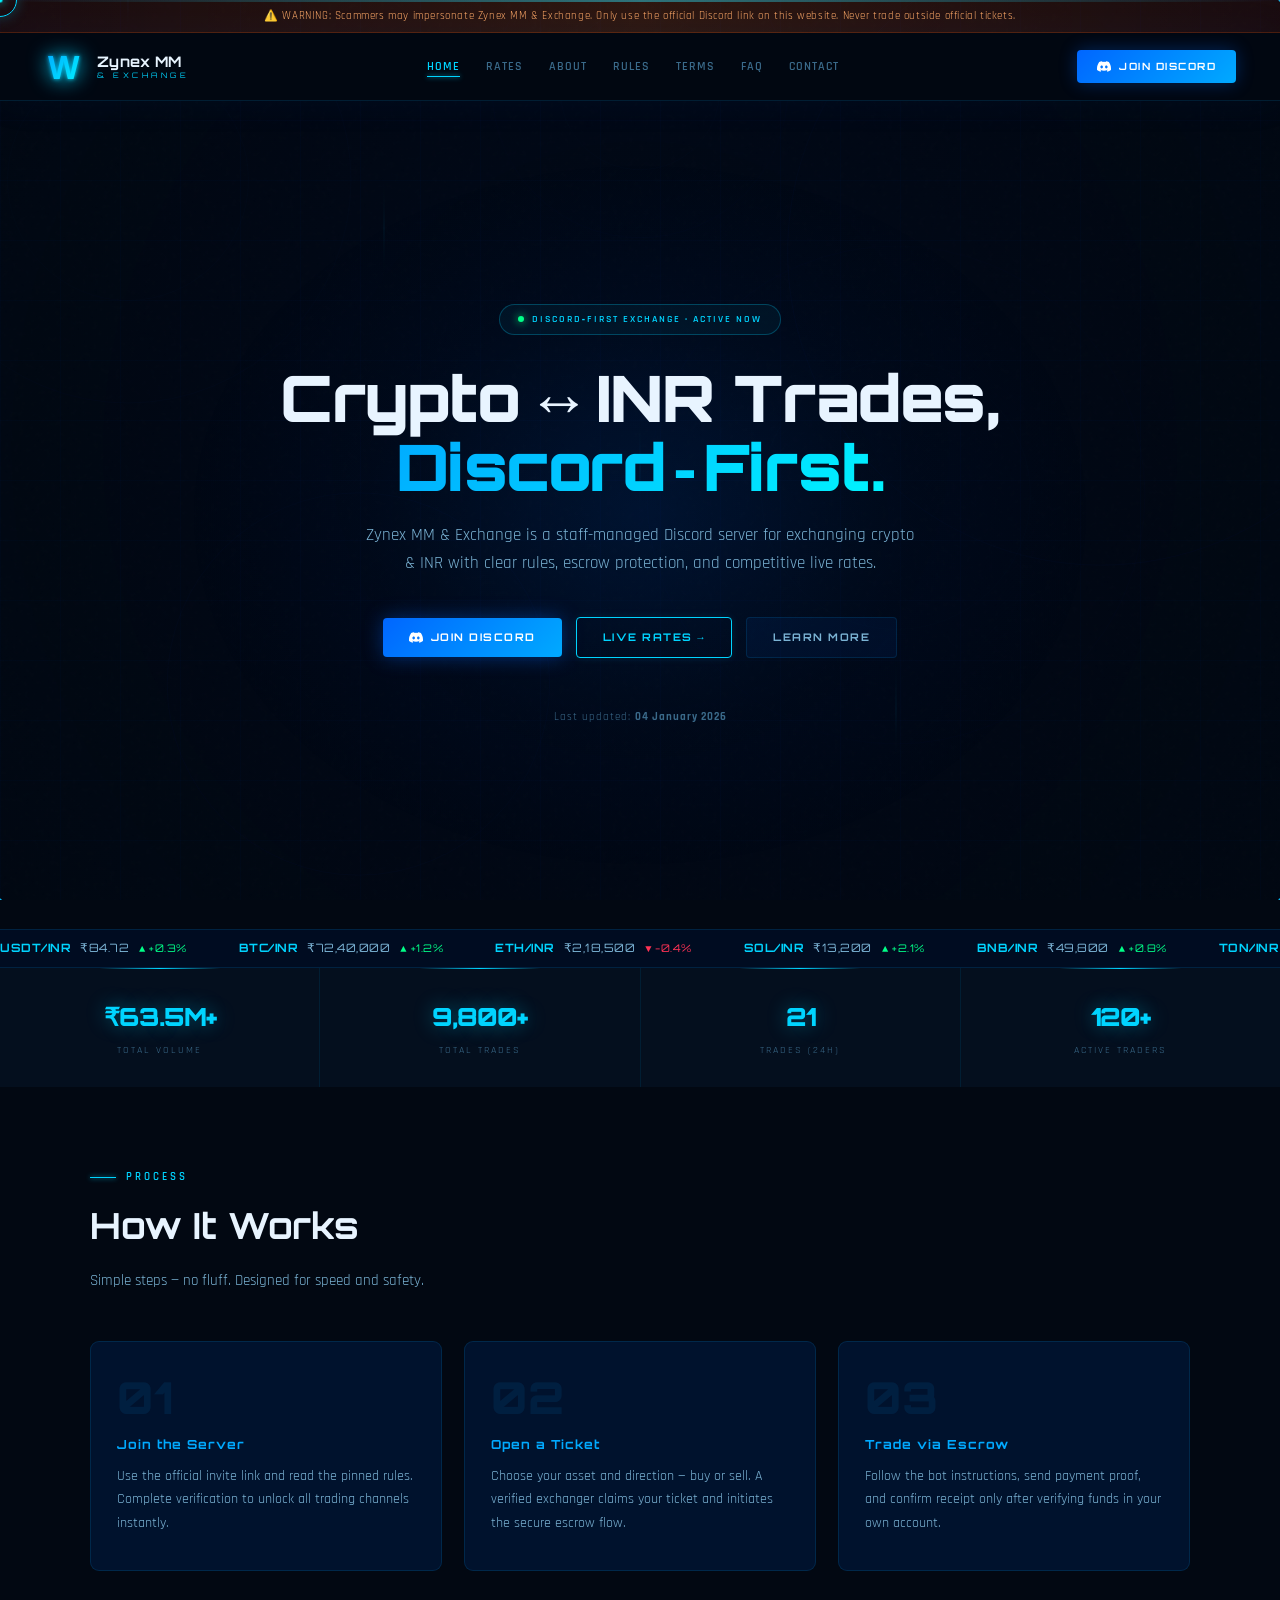
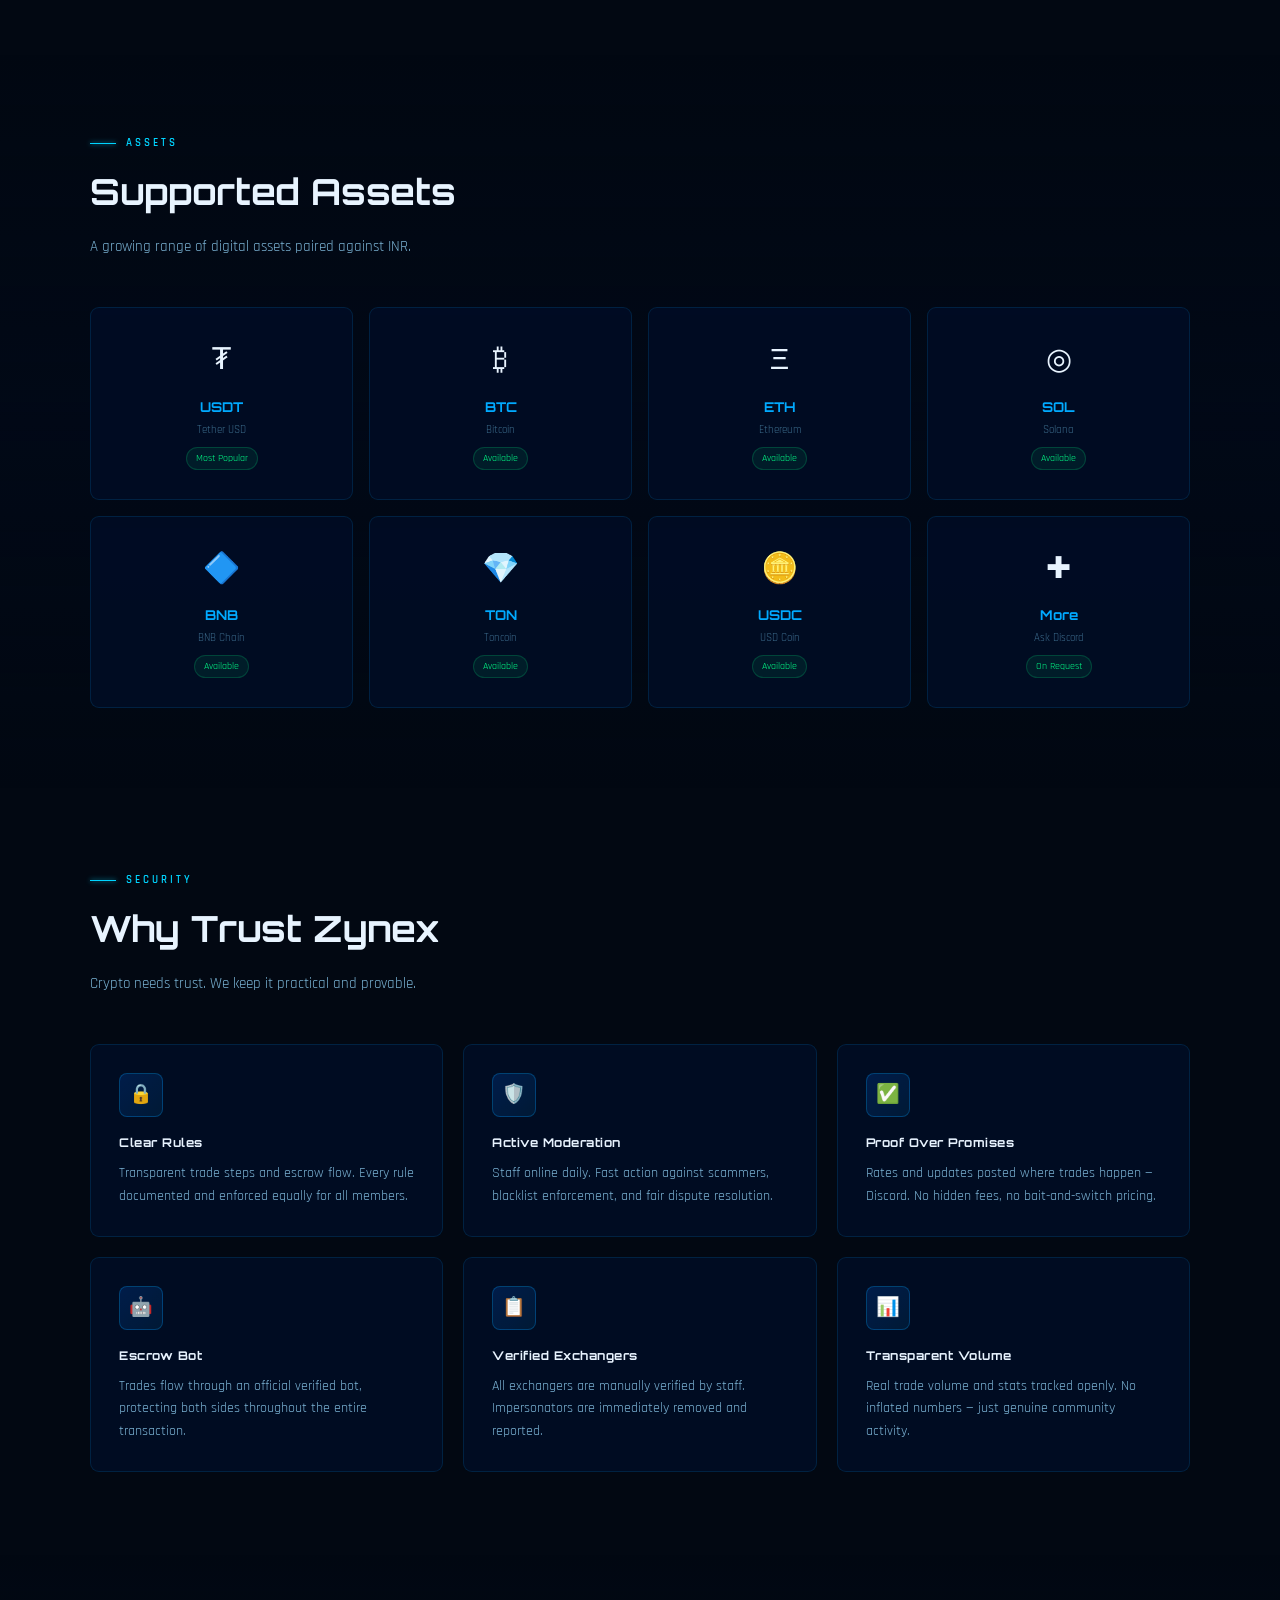
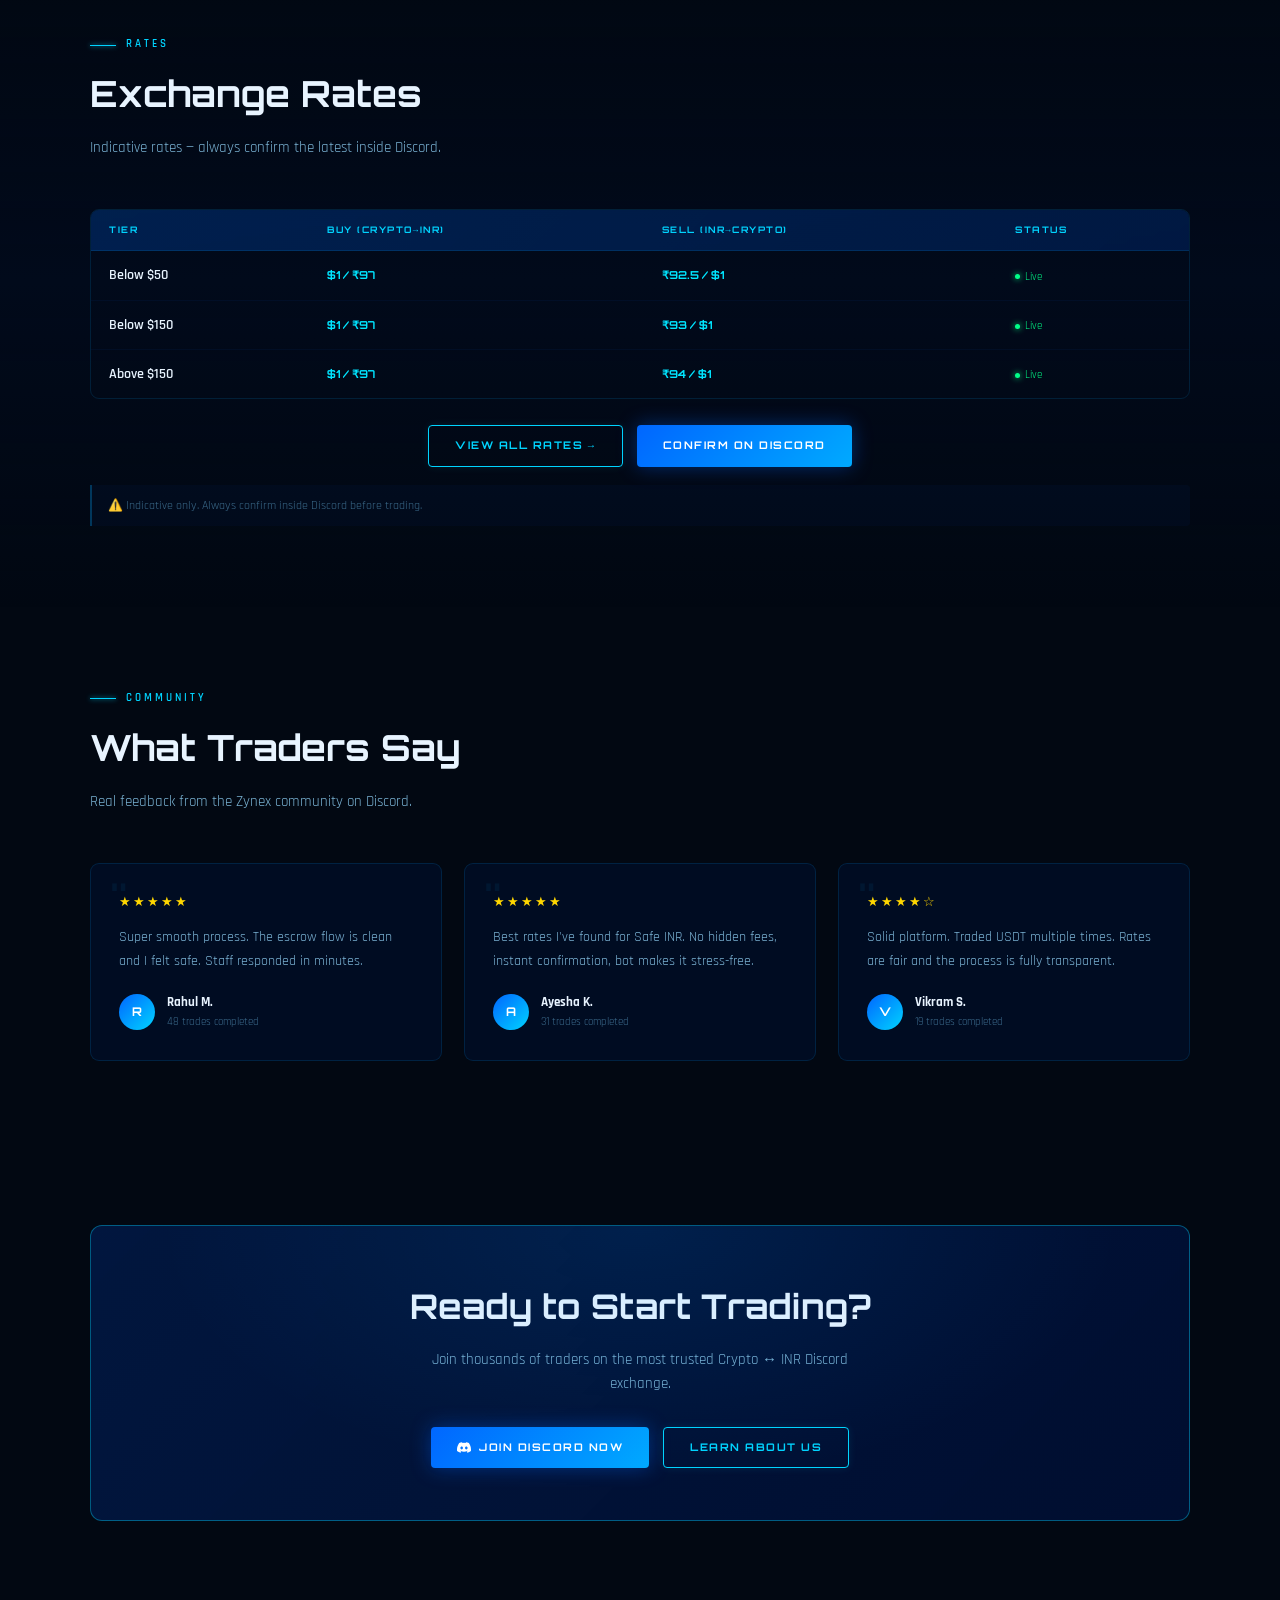
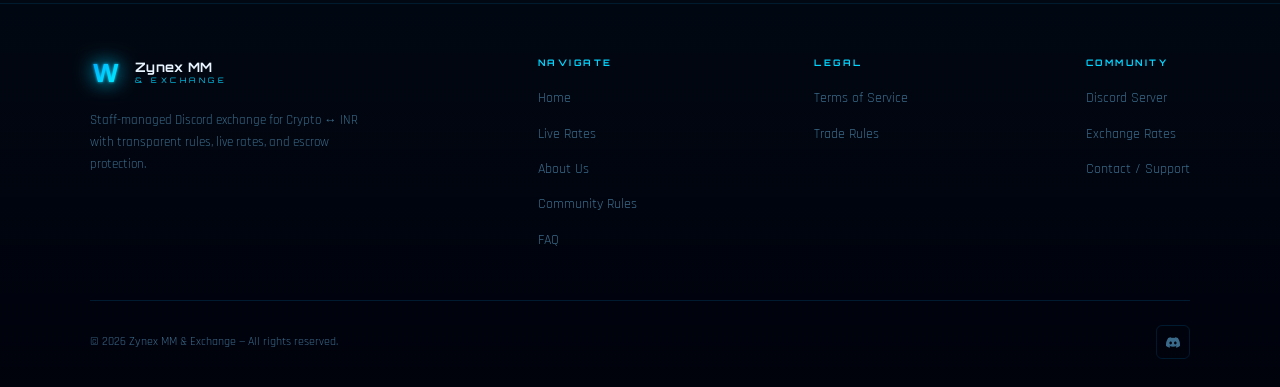
<file: index.html>
<!DOCTYPE html>
<html lang="en">
<head>
<meta charset="UTF-8">
<meta name="viewport" content="width=device-width, initial-scale=1.0">
<title>Crypto ↔ INR Discord Exchange — Zynex MM &amp; Exchange</title>
<style>/* ══════════════════════════════════════
   ZYNEX MM & EXCHANGE — SHARED STYLES
══════════════════════════════════════ */
@import url('https://fonts.googleapis.com/css2?family=Orbitron:wght@400;600;700;900&family=Rajdhani:wght@300;400;500;600;700&display=swap');

:root{
  --bg:#020812; --bg2:#040f1e; --bg3:#061428;
  --blue-deep:#001535; --blue-mid:#003080;
  --blue-accent:#0066ff; --blue-bright:#00aaff;
  --blue-glow:#00d4ff; --blue-neon:#00f5ff;
  --text:#e8f4ff; --text-dim:#7ab3d4; --text-muted:#3a6a8a;
  --border:rgba(0,170,255,0.14); --border-b:rgba(0,212,255,0.38);
  --card:rgba(0,25,60,0.68); --card2:rgba(0,14,38,0.85);
  --green:#00ff88; --red:#ff3355; --orange:#ff8c00;
  --gold:#ffd700;
}

*,*::before,*::after{box-sizing:border-box;margin:0;padding:0;}
html{scroll-behavior:smooth;}
*{cursor:none!important;}

/* ── CURSOR ── */
#ZCO{
  position:fixed;width:34px;height:34px;
  border:1.5px solid var(--blue-glow);
  border-radius:50%;pointer-events:none;z-index:99999;
  transform:translate(-50%,-50%);
  transition:width .2s,height .2s,border-color .2s,background .2s,opacity .15s;
  box-shadow:0 0 14px rgba(0,212,255,.28);
  will-change:left,top;
}
#ZCI{
  position:fixed;width:5px;height:5px;
  background:var(--blue-neon);border-radius:50%;
  pointer-events:none;z-index:99999;
  transform:translate(-50%,-50%);
  box-shadow:0 0 8px var(--blue-neon),0 0 18px rgba(0,245,255,.45);
  transition:transform .08s,background .15s;
  will-change:left,top;
}
#ZCT{
  position:fixed;width:3px;height:3px;
  background:rgba(0,212,255,.3);border-radius:50%;
  pointer-events:none;z-index:99998;
  transform:translate(-50%,-50%);
  will-change:left,top;
}
body.zcH #ZCO{width:50px;height:50px;border-color:var(--blue-neon);background:rgba(0,245,255,.04);}
body.zcC #ZCI{transform:translate(-50%,-50%) scale(3);}
body.zcH #ZCI{background:#fff;}

/* ── BASE ── */
body{
  background:var(--bg);color:var(--text);
  font-family:'Rajdhani',sans-serif;font-size:16px;line-height:1.65;
  overflow-x:hidden;
}
body::before{
  content:'';position:fixed;inset:0;
  background-image:url("data:image/svg+xml,%3Csvg viewBox='0 0 200 200' xmlns='http://www.w3.org/2000/svg'%3E%3Cfilter id='n'%3E%3CfeTurbulence type='fractalNoise' baseFrequency='.85' numOctaves='4'/%3E%3C/filter%3E%3Crect width='100%25' height='100%25' filter='url(%23n)' opacity='.025'/%3E%3C/svg%3E");
  pointer-events:none;z-index:1;opacity:.45;
}
body::after{
  content:'';position:fixed;inset:0;
  background-image:
    linear-gradient(rgba(0,100,255,.022) 1px,transparent 1px),
    linear-gradient(90deg,rgba(0,100,255,.022) 1px,transparent 1px);
  background-size:60px 60px;pointer-events:none;z-index:1;
}
#ZBG{position:fixed;inset:0;z-index:0;pointer-events:none;}
.zscan{
  position:fixed;top:0;left:0;right:0;height:2px;
  background:linear-gradient(90deg,transparent,rgba(0,212,255,.55),transparent);
  pointer-events:none;z-index:2;
  animation:zscan 12s linear infinite;
}
@keyframes zscan{0%{top:0;opacity:1}90%{opacity:.8}100%{top:100%;opacity:0}}
.zsite{position:relative;z-index:3;}

/* ── SCAM BAR ── */
.zscam{
  background:linear-gradient(90deg,rgba(255,55,0,.1),rgba(255,100,0,.18),rgba(255,55,0,.1));
  border-bottom:1px solid rgba(255,90,0,.22);
  text-align:center;padding:7px 20px;
  font-size:11px;letter-spacing:.6px;color:#ffaa66;
  animation:zscamanim 4s ease-in-out infinite;
}
@keyframes zscamanim{0%,100%{opacity:1}50%{opacity:.6}}

/* ── NAV ── */
.znav{
  position:sticky;top:0;z-index:100;
  display:flex;align-items:center;justify-content:space-between;
  padding:0 44px;height:68px;
  background:rgba(2,8,18,.94);
  backdrop-filter:blur(26px);-webkit-backdrop-filter:blur(26px);
  border-bottom:1px solid var(--border);
  box-shadow:0 0 40px rgba(0,70,180,.07);
}
.zlogo{display:flex;align-items:center;gap:13px;text-decoration:none;}
.zlogo-img{
  width:40px;height:40px;
  filter:drop-shadow(0 0 10px var(--blue-glow));
  animation:zlogopulse 3.5s ease-in-out infinite;
}
@keyframes zlogopulse{
  0%,100%{filter:drop-shadow(0 0 10px var(--blue-glow)) drop-shadow(0 0 20px rgba(0,212,255,.3))}
  50%{filter:drop-shadow(0 0 18px var(--blue-neon)) drop-shadow(0 0 38px rgba(0,245,255,.5))}
}
.zlogo-text{font-family:'Orbitron',monospace;font-size:14.5px;font-weight:700;color:var(--text);line-height:1.2;letter-spacing:.3px;}
.zlogo-text em{display:block;font-style:normal;font-size:7.5px;font-weight:400;color:var(--blue-glow);letter-spacing:3.5px;text-transform:uppercase;margin-top:1px;}
.znav-links{display:flex;align-items:center;gap:26px;list-style:none;}
.znav-links a{
  color:var(--text-muted);text-decoration:none;
  font-size:11.5px;font-weight:600;letter-spacing:1px;text-transform:uppercase;
  transition:color .2s;position:relative;padding-bottom:3px;
}
.znav-links a::after{
  content:'';position:absolute;bottom:0;left:0;
  width:0;height:1px;background:var(--blue-glow);
  transition:width .28s;box-shadow:0 0 5px var(--blue-glow);
}
.znav-links a:hover,.znav-links a.zon{color:var(--blue-glow);}
.znav-links a:hover::after,.znav-links a.zon::after{width:100%;}
.znav-dc{
  display:inline-flex;align-items:center;gap:8px;
  padding:8px 20px;border-radius:4px;
  font-family:'Orbitron',monospace;font-size:10px;font-weight:700;
  letter-spacing:1.5px;text-decoration:none;text-transform:uppercase;
  background:linear-gradient(135deg,var(--blue-accent),var(--blue-bright));
  color:#fff;box-shadow:0 0 18px rgba(0,102,255,.32);
  transition:all .28s;white-space:nowrap;
}
.znav-dc:hover{box-shadow:0 0 32px rgba(0,170,255,.55);transform:translateY(-1px);}
.zmob{display:none;background:none;border:none;color:var(--blue-glow);font-size:22px;padding:4px;}

/* ── BUTTONS ── */
.zbtn{
  display:inline-flex;align-items:center;gap:8px;
  padding:11px 26px;border-radius:4px;
  font-family:'Orbitron',monospace;font-size:10.5px;font-weight:700;
  letter-spacing:1.5px;text-decoration:none;text-transform:uppercase;
  transition:all .28s;border:none;
}
.zbtn-p{background:linear-gradient(135deg,var(--blue-accent),var(--blue-bright));color:#fff;box-shadow:0 0 20px rgba(0,102,255,.38);}
.zbtn-p:hover{box-shadow:0 0 38px rgba(0,170,255,.58);transform:translateY(-1px);}
.zbtn-o{background:transparent;color:var(--blue-glow);border:1px solid var(--blue-glow);box-shadow:0 0 8px rgba(0,212,255,.1);}
.zbtn-o:hover{background:rgba(0,212,255,.07);box-shadow:0 0 24px rgba(0,212,255,.28);}
.zbtn-g{background:rgba(0,100,255,.07);color:var(--text-dim);border:1px solid var(--border);}
.zbtn-g:hover{border-color:var(--border-b);color:var(--text);}
.zbtn-r{background:rgba(255,51,85,.1);color:#ff6680;border:1px solid rgba(255,51,85,.25);}
.zbtn-r:hover{background:rgba(255,51,85,.18);}

/* ── SECTION BASICS ── */
.zsec{padding:82px 44px;}
.zinn{max-width:1100px;margin:0 auto;}
.zinn-sm{max-width:760px;margin:0 auto;}
.zlabel{
  font-size:10.5px;font-weight:600;letter-spacing:3px;
  text-transform:uppercase;color:var(--blue-glow);
  margin-bottom:10px;display:flex;align-items:center;gap:10px;
}
.zlabel::before{content:'';width:26px;height:1px;background:var(--blue-glow);box-shadow:0 0 5px var(--blue-glow);}
.zh2{font-family:'Orbitron',monospace;font-size:clamp(22px,3vw,36px);font-weight:700;margin-bottom:12px;}
.zdesc{font-size:15px;color:var(--text-dim);max-width:500px;margin-bottom:48px;line-height:1.7;}

/* ── REVEAL ── */
.zrev{opacity:0;transform:translateY(26px);transition:opacity .68s ease,transform .68s ease;}
.zrev.zvis{opacity:1;transform:translateY(0);}
.zrev:nth-child(2){transition-delay:.08s;}
.zrev:nth-child(3){transition-delay:.16s;}
.zrev:nth-child(4){transition-delay:.24s;}
.zrev:nth-child(5){transition-delay:.32s;}
.zrev:nth-child(6){transition-delay:.40s;}

/* ── TICKER ── */
.zticker{overflow:hidden;background:rgba(0,14,38,.8);border-top:1px solid var(--border);border-bottom:1px solid var(--border);padding:9px 0;}
.zticker-track{display:flex;gap:52px;animation:ztk 30s linear infinite;width:max-content;}
.ztick-item{display:flex;align-items:center;gap:10px;white-space:nowrap;font-family:'Orbitron',monospace;font-size:11.5px;letter-spacing:.5px;}
.ztick-sym{color:var(--blue-glow);font-weight:700;}
.ztick-val{color:var(--text-dim);}
.ztick-chg{font-size:10.5px;}
.ztick-chg.up{color:var(--green);}
.ztick-chg.dn{color:var(--red);}
@keyframes ztk{0%{transform:translateX(0)}100%{transform:translateX(-50%)}}

/* ── STATS BAR ── */
.zstats{display:grid;grid-template-columns:repeat(4,1fr);gap:1px;background:var(--border);}
.zstat{background:var(--bg2);padding:28px 20px;text-align:center;position:relative;overflow:hidden;transition:background .28s;}
.zstat:hover{background:rgba(0,28,66,.8);}
.zstat::before{content:'';position:absolute;top:0;left:50%;transform:translateX(-50%);width:38%;height:1px;background:linear-gradient(90deg,transparent,var(--blue-glow),transparent);}
.zstat-num{font-family:'Orbitron',monospace;font-size:25px;font-weight:900;color:var(--blue-glow);text-shadow:0 0 20px rgba(0,212,255,.38);display:block;letter-spacing:-1px;}
.zstat-lbl{font-size:10px;color:var(--text-muted);letter-spacing:2px;text-transform:uppercase;margin-top:5px;display:block;}

/* ── CARDS ── */
.zcard{background:var(--card2);border:1px solid var(--border);border-radius:9px;padding:28px;transition:all .28s;}
.zcard:hover{border-color:var(--border-b);transform:translateY(-3px);box-shadow:0 16px 40px rgba(0,50,150,.18);}
.zcard-icon{width:44px;height:44px;background:linear-gradient(135deg,rgba(0,102,255,.18),rgba(0,170,255,.09));border:1px solid rgba(0,170,255,.28);border-radius:8px;display:flex;align-items:center;justify-content:center;font-size:19px;margin-bottom:16px;}
.zcard h3{font-family:'Orbitron',monospace;font-size:12px;font-weight:700;color:var(--text);margin-bottom:9px;letter-spacing:.5px;}
.zcard p{font-size:13.5px;color:var(--text-dim);line-height:1.7;}

/* ── STEP CARDS ── */
.zstep{background:var(--card);border:1px solid var(--border);border-radius:9px;padding:34px 26px;position:relative;overflow:hidden;transition:all .38s;}
.zstep::before{content:'';position:absolute;top:0;left:0;right:0;height:1px;background:linear-gradient(90deg,transparent,var(--blue-accent),transparent);opacity:0;transition:opacity .38s;}
.zstep:hover{border-color:rgba(0,170,255,.28);transform:translateY(-4px);box-shadow:0 20px 46px rgba(0,40,140,.2);}
.zstep:hover::before{opacity:1;}
.zstep-num{font-family:'Orbitron',monospace;font-size:44px;font-weight:900;color:rgba(0,170,255,.09);line-height:1;margin-bottom:14px;}
.zstep h3{font-family:'Orbitron',monospace;font-size:12.5px;font-weight:700;color:var(--blue-bright);margin-bottom:10px;letter-spacing:1px;}
.zstep p{font-size:14px;color:var(--text-dim);line-height:1.7;}

/* ── TABLE ── */
.ztbl-wrap{overflow-x:auto;border-radius:9px;border:1px solid var(--border);margin-bottom:6px;}
table{width:100%;border-collapse:collapse;font-size:13.5px;}
thead tr{background:linear-gradient(135deg,rgba(0,48,116,.58),rgba(0,28,76,.8));}
thead th{padding:13px 18px;text-align:left;font-family:'Orbitron',monospace;font-size:9px;font-weight:700;letter-spacing:1.5px;text-transform:uppercase;color:var(--blue-glow);border-bottom:1px solid var(--border);white-space:nowrap;}
tbody tr{border-bottom:1px solid rgba(0,100,255,.055);transition:background .18s;}
tbody tr:last-child{border-bottom:none;}
tbody tr:hover{background:rgba(0,100,255,.052);}
tbody td{padding:13px 18px;color:var(--text-dim);white-space:nowrap;}
tbody td:first-child{color:var(--text);font-weight:600;}
.zrv{color:#00e5ff!important;font-weight:700!important;font-family:'Orbitron',monospace;font-size:11px!important;}
.zlive{display:inline-flex;align-items:center;gap:5px;font-size:11px;color:var(--green);}
.zlive::before{content:'';width:5px;height:5px;border-radius:50%;background:var(--green);box-shadow:0 0 6px var(--green);animation:zpulse 2s ease-in-out infinite;}
@keyframes zpulse{0%,100%{opacity:1}50%{opacity:.2}}

/* ── FAQ ── */
.zfaq-item{border:1px solid var(--border);border-radius:7px;margin-bottom:10px;overflow:hidden;transition:border-color .28s;}
.zfaq-item:hover{border-color:rgba(0,170,255,.28);}
.zfaq-q{padding:18px 22px;font-weight:600;font-size:15px;display:flex;align-items:center;justify-content:space-between;gap:14px;user-select:none;background:var(--card2);transition:background .18s;}
.zfaq-q:hover{background:rgba(0,26,66,.6);}
.zfaq-arr{font-size:18px;color:var(--blue-glow);transition:transform .28s;flex-shrink:0;}
.zfaq-item.open .zfaq-arr{transform:rotate(45deg);}
.zfaq-body{max-height:0;overflow:hidden;transition:max-height .38s ease;}
.zfaq-item.open .zfaq-body{max-height:320px;}
.zfaq-ans{padding:0 22px 18px;font-size:14px;color:var(--text-dim);line-height:1.8;background:var(--card2);border-top:1px solid var(--border);}

/* ── CTA BANNER ── */
.zcta{
  background:linear-gradient(135deg,rgba(0,48,136,.38),rgba(0,18,68,.6));
  border:1px solid var(--border-b);border-radius:12px;
  padding:52px 44px;text-align:center;position:relative;overflow:hidden;
}
.zcta::before{content:'';position:absolute;inset:0;background:radial-gradient(ellipse at 50% 0%,rgba(0,148,255,.1),transparent 62%);pointer-events:none;}
.zcta h2{font-size:clamp(20px,3vw,34px);margin-bottom:14px;}
.zcta p{color:var(--text-dim);max-width:480px;margin:0 auto 30px;font-size:15px;}

/* ── PAGE HERO (inner pages) ── */
.zpage-hero{padding:64px 0 28px;position:relative;}
.zpage-hero::before{content:'';position:absolute;top:50%;left:-180px;width:560px;height:360px;background:radial-gradient(ellipse,rgba(0,90,255,.07),transparent 68%);transform:translateY(-50%);pointer-events:none;}
.zpage-h1{font-family:'Orbitron',monospace;font-size:clamp(24px,4vw,46px);font-weight:900;margin-bottom:14px;line-height:1.1;}
.zpage-lead{font-size:16px;color:var(--text-dim);max-width:560px;line-height:1.8;margin-bottom:10px;}
.zbadge{display:inline-flex;align-items:center;gap:7px;padding:5px 14px;border:1px solid rgba(0,212,255,.26);border-radius:20px;background:rgba(0,212,255,.05);font-size:10px;font-weight:600;letter-spacing:2px;text-transform:uppercase;color:var(--blue-glow);margin-top:14px;}
.zbadge::before{content:'';width:6px;height:6px;border-radius:50%;background:var(--green);box-shadow:0 0 7px var(--green);animation:zpulse 2s ease-in-out infinite;}
.zdivider{height:1px;background:linear-gradient(90deg,transparent,var(--border),transparent);margin:46px 0;}

/* ── FOOTER ── */
.zfoot{background:linear-gradient(0deg,rgba(0,2,12,1),transparent);border-top:1px solid var(--border);padding:52px 44px 28px;}
.zfoot-inner{max-width:1100px;margin:0 auto;}
.zfoot-top{display:flex;justify-content:space-between;align-items:flex-start;flex-wrap:wrap;gap:38px;padding-bottom:38px;border-bottom:1px solid var(--border);margin-bottom:24px;}
.zfoot-brand{max-width:270px;}
.zfoot-brand p{font-size:12.5px;color:var(--text-muted);margin-top:12px;line-height:1.75;}
.zfoot-col h4{font-family:'Orbitron',monospace;font-size:9px;font-weight:700;letter-spacing:2.5px;color:var(--blue-glow);margin-bottom:14px;text-transform:uppercase;}
.zfoot-col ul{list-style:none;}
.zfoot-col li{margin-bottom:9px;}
.zfoot-col a{color:var(--text-muted);text-decoration:none;font-size:13.5px;transition:color .2s;}
.zfoot-col a:hover{color:var(--blue-glow);}
.zfoot-bot{display:flex;justify-content:space-between;align-items:center;flex-wrap:wrap;gap:10px;font-size:11.5px;color:var(--text-muted);}
.zfoot-soc{display:flex;gap:8px;}
.zfoot-soc a{width:34px;height:34px;border:1px solid var(--border);border-radius:6px;display:flex;align-items:center;justify-content:center;color:var(--text-muted);text-decoration:none;font-size:14px;transition:all .2s;}
.zfoot-soc a:hover{border-color:var(--border-b);color:var(--blue-glow);}

/* ── ADMIN PANEL ── */
#zaLogin{display:none;position:fixed;inset:0;z-index:9998;background:rgba(0,4,14,.98);backdrop-filter:blur(32px);align-items:center;justify-content:center;}
#zaLogin.zon{display:flex;}
.zaLogin-box{background:var(--bg2);border:1px solid rgba(0,200,255,.28);border-radius:12px;padding:46px 40px;max-width:400px;width:100%;text-align:center;box-shadow:0 0 80px rgba(0,100,255,.2);}
.zaLogin-box h3{font-family:'Orbitron',monospace;font-size:18px;color:var(--blue-glow);margin-bottom:6px;letter-spacing:2px;}
.zaLogin-box p{font-size:10.5px;color:var(--text-muted);margin-bottom:26px;letter-spacing:1px;}
.zaLogin-inp{width:100%;background:rgba(0,8,26,.9);border:1px solid rgba(0,100,255,.28);border-radius:6px;padding:13px 16px;color:var(--text);font-size:15px;text-align:center;letter-spacing:3px;outline:none;margin-bottom:14px;font-family:monospace;transition:border-color .2s;}
.zaLogin-inp:focus{border-color:var(--blue-glow);}
.zaLogin-btn{width:100%;padding:13px;background:linear-gradient(135deg,var(--blue-accent),var(--blue-bright));border:none;border-radius:6px;color:#fff;font-family:'Orbitron',monospace;font-size:11px;font-weight:700;letter-spacing:2px;}
.zaLogin-err{color:#ff6666;font-size:12px;margin-top:10px;min-height:18px;}
#zaPanel{display:none;position:fixed;inset:0;z-index:9999;background:rgba(0,4,14,.97);backdrop-filter:blur(22px);overflow-y:auto;}
#zaPanel.zon{display:flex;align-items:flex-start;justify-content:center;padding:36px 18px;}
.zaPanel-w{width:100%;max-width:940px;background:var(--bg2);border:1px solid rgba(0,200,255,.26);border-radius:12px;overflow:hidden;box-shadow:0 0 90px rgba(0,170,255,.16);}
.zaPanel-head{background:linear-gradient(135deg,rgba(0,48,118,.8),rgba(0,18,54,.9));padding:20px 30px;display:flex;align-items:center;justify-content:space-between;border-bottom:1px solid rgba(0,200,255,.18);}
.zaPanel-head h2{font-family:'Orbitron',monospace;font-size:14px;font-weight:700;color:var(--blue-glow);letter-spacing:2px;margin:0;}
.zaPanel-close{width:33px;height:33px;background:rgba(255,60,60,.1);border:1px solid rgba(255,60,60,.25);border-radius:6px;color:#ff6666;font-size:16px;display:flex;align-items:center;justify-content:center;transition:all .2s;}
.zaPanel-close:hover{background:rgba(255,60,60,.26);}
.zaPanel-body{padding:26px;}
.za-tabs{display:flex;gap:3px;margin-bottom:22px;border-bottom:1px solid var(--border);overflow-x:auto;}
.za-tab{padding:8px 17px;font-family:'Orbitron',monospace;font-size:9px;font-weight:700;letter-spacing:1px;text-transform:uppercase;border-radius:4px 4px 0 0;color:var(--text-muted);border:1px solid transparent;border-bottom:none;transition:all .18s;white-space:nowrap;}
.za-tab:hover{color:var(--blue-glow);}
.za-tab.zon{color:var(--blue-glow);background:rgba(0,100,255,.08);border-color:var(--border);border-bottom-color:var(--bg2);}
.za-sec{display:none;}
.za-sec.zon{display:block;}
.za-group{background:rgba(0,12,34,.6);border:1px solid var(--border);border-radius:8px;padding:20px;margin-bottom:16px;}
.za-gtitle{font-family:'Orbitron',monospace;font-size:9.5px;font-weight:700;letter-spacing:1.5px;color:var(--blue-bright);text-transform:uppercase;margin-bottom:14px;padding-bottom:8px;border-bottom:1px solid var(--border);}
.za-field{margin-bottom:12px;}
.za-field label{display:block;font-size:11px;font-weight:600;color:var(--text-dim);margin-bottom:4px;}
.za-inp{width:100%;background:rgba(0,7,22,.8);border:1px solid rgba(0,100,255,.18);border-radius:4px;padding:8px 11px;color:var(--text);font-family:'Rajdhani',sans-serif;font-size:13.5px;outline:none;transition:border-color .18s;}
.za-inp:focus{border-color:var(--blue-glow);}
.za-2col{display:grid;grid-template-columns:1fr 1fr;gap:12px;}
.za-save{width:100%;padding:12px;background:linear-gradient(135deg,var(--blue-accent),var(--blue-bright));border:none;border-radius:6px;color:#fff;font-family:'Orbitron',monospace;font-size:10.5px;font-weight:700;letter-spacing:2px;text-transform:uppercase;margin-top:5px;transition:all .28s;box-shadow:0 0 16px rgba(0,100,255,.25);}
.za-save:hover{box-shadow:0 0 30px rgba(0,170,255,.44);transform:translateY(-1px);}
.za-notice{display:none;padding:10px 13px;background:rgba(0,255,100,.07);border:1px solid rgba(0,255,100,.18);border-radius:4px;color:#4dff91;font-size:12px;font-weight:600;margin-bottom:12px;letter-spacing:.3px;}
.za-notice.zon{display:block;}

/* ── RESPONSIVE ── */
@media(max-width:960px){
  .z3col{grid-template-columns:repeat(2,1fr)!important;}
  .z4col{grid-template-columns:repeat(2,1fr)!important;}
  .zstats{grid-template-columns:repeat(2,1fr)!important;}
}
@media(max-width:700px){
  .znav{padding:0 18px;}
  .znav-links{display:none;}
  .znav-links.zmopen{display:flex;flex-direction:column;position:fixed;top:68px;left:0;right:0;background:rgba(2,8,18,.97);padding:20px;gap:16px;border-bottom:1px solid var(--border);z-index:99;}
  .zmob{display:block;}
  .zsec{padding:62px 18px;}
  .zfoot{padding:38px 18px 22px;}
  .zfoot-top{flex-direction:column;}
  .za-2col{grid-template-columns:1fr;}
  .zcta{padding:36px 22px;}
  .z3col,.z4col,.zstats{grid-template-columns:1fr!important;}
}

@keyframes hg{0%,100%{opacity:.8;transform:translate(-50%,-50%) scale(1)}50%{opacity:1;transform:translate(-50%,-50%) scale(1.1)}}
@keyframes fiu{from{opacity:0;transform:translateY(22px)}to{opacity:1;transform:translateY(0)}}
</style>
</head>
<body>

<div id="ZCO"></div><div id="ZCI"></div><div id="ZCT"></div>
<canvas id="ZBG"></canvas><div class="zscan"></div>
<div class="zsite">
<div class="zscam" id="zscamBar">⚠️ WARNING: Scammers may impersonate Zynex MM &amp; Exchange. Only use the official Discord link on this website. Never trade outside official tickets.</div>
<nav class="znav">
  <a href="index.html" class="zlogo">
    <img class="zlogo-img" src="[data-uri]" alt="Zynex">
    <div class="zlogo-text">Zynex MM<em>&amp; Exchange</em></div>
  </a>
  <ul class="znav-links" id="znl"><li><a href="index.html" class="zon">Home</a></li>
<li><a href="rates.html" class="">Rates</a></li>
<li><a href="about.html" class="">About</a></li>
<li><a href="rules.html" class="">Rules</a></li>
<li><a href="terms.html" class="">Terms</a></li>
<li><a href="faq.html" class="">FAQ</a></li>
<li><a href="contact.html" class="">Contact</a></li></ul>
  <div style="display:flex;align-items:center;gap:10px;">
    <a href="https://discord.gg/MnWc4d2F76" class="znav-dc" target="_blank"><svg width="14" height="11" viewBox="0 0 71 55" fill="currentColor"><path d="M60.1 4.9A58.5 58.5 0 0045.6.9a40 40 0 00-1.8 3.7 54.2 54.2 0 00-16.2 0A38.6 38.6 0 0025.7.9 58.4 58.4 0 0011 5C1.6 18.7-1 32 .3 45.1a59 59 0 0017.9 9.1 42.5 42.5 0 003.7-6 38.4 38.4 0 01-5.8-2.8l1.4-1.1a42 42 0 0036.1 0l1.4 1.1a38 38 0 01-5.9 2.8 42.5 42.5 0 003.7 6.1 58.7 58.7 0 0017.9-9.1C72.2 30 68.5 16.9 60.1 4.9zM23.7 37.3c-3.5 0-6.4-3.2-6.4-7.2s2.8-7.2 6.4-7.2c3.5 0 6.4 3.2 6.4 7.2s-3 7.2-6.4 7.2zm23.6 0c-3.5 0-6.4-3.2-6.4-7.2s2.8-7.2 6.4-7.2c3.5 0 6.4 3.2 6.4 7.2s-3 7.2-6.4 7.2z"/></svg> Join Discord</a>
    <button class="zmob" onclick="ztoggleNav()">☰</button>
  </div>
</nav>

<!-- HERO -->
<section class="zsec" style="min-height:92vh;display:flex;align-items:center;justify-content:center;text-align:center;padding:60px 44px;position:relative;overflow:hidden;">
  <div style="position:absolute;top:50%;left:50%;transform:translate(-50%,-50%);width:920px;height:720px;background:radial-gradient(ellipse,rgba(0,102,255,.1) 0%,rgba(0,40,130,.04) 42%,transparent 70%);pointer-events:none;animation:hg 8s ease-in-out infinite;"></div>
  <div style="position:relative;max-width:840px;">
    <div style="display:inline-flex;align-items:center;gap:8px;padding:6px 18px;border:1px solid rgba(0,212,255,.26);border-radius:20px;background:rgba(0,212,255,.05);font-size:10px;font-weight:600;letter-spacing:2px;text-transform:uppercase;color:var(--blue-glow);margin-bottom:28px;animation:fiu .8s ease both;">
      <span style="width:6px;height:6px;border-radius:50%;background:var(--green);box-shadow:0 0 8px var(--green);animation:zpulse 2s infinite;display:inline-block;"></span>
      Discord‑First Exchange · Active Now
    </div>
    <h1 style="font-family:'Orbitron',monospace;font-size:clamp(30px,5.2vw,64px);font-weight:900;line-height:1.08;letter-spacing:-1px;animation:fiu .8s .1s ease both;">
      Crypto ↔ INR Trades,<br>
      <span style="background:linear-gradient(135deg,var(--blue-bright),var(--blue-neon));-webkit-background-clip:text;-webkit-text-fill-color:transparent;background-clip:text;">Discord‑First.</span>
    </h1>
    <p style="font-size:17px;color:var(--text-dim);max-width:560px;margin:20px auto 40px;animation:fiu .8s .2s ease both;">
      Zynex MM &amp; Exchange is a staff-managed Discord server for exchanging crypto &amp; INR with clear rules, escrow protection, and competitive live rates.
    </p>
    <div style="display:flex;align-items:center;justify-content:center;gap:14px;flex-wrap:wrap;animation:fiu .8s .3s ease both;">
      <a href="https://discord.gg/MnWc4d2F76" class="zbtn zbtn-p" target="_blank"><svg width="14" height="11" viewBox="0 0 71 55" fill="currentColor"><path d="M60.1 4.9A58.5 58.5 0 0045.6.9a40 40 0 00-1.8 3.7 54.2 54.2 0 00-16.2 0A38.6 38.6 0 0025.7.9 58.4 58.4 0 0011 5C1.6 18.7-1 32 .3 45.1a59 59 0 0017.9 9.1 42.5 42.5 0 003.7-6 38.4 38.4 0 01-5.8-2.8l1.4-1.1a42 42 0 0036.1 0l1.4 1.1a38 38 0 01-5.9 2.8 42.5 42.5 0 003.7 6.1 58.7 58.7 0 0017.9-9.1C72.2 30 68.5 16.9 60.1 4.9zM23.7 37.3c-3.5 0-6.4-3.2-6.4-7.2s2.8-7.2 6.4-7.2c3.5 0 6.4 3.2 6.4 7.2s-3 7.2-6.4 7.2zm23.6 0c-3.5 0-6.4-3.2-6.4-7.2s2.8-7.2 6.4-7.2c3.5 0 6.4 3.2 6.4 7.2s-3 7.2-6.4 7.2z"/></svg> Join Discord</a>
      <a href="rates.html" class="zbtn zbtn-o">Live Rates →</a>
      <a href="about.html" class="zbtn zbtn-g">Learn More</a>
    </div>
    <div style="margin-top:50px;font-size:11px;color:var(--text-muted);letter-spacing:1px;animation:fiu .8s .5s ease both;" id="zHeroUpd">Last updated: <strong>04 January 2026</strong></div>
  </div>
</section>

<!-- TICKER -->
<div class="zticker">
  <div class="zticker-track">
    <div class="ztick-item"><span class="ztick-sym">USDT/INR</span><span class="ztick-val">₹84.72</span><span class="ztick-chg up">▲ +0.3%</span></div><div class="ztick-item"><span class="ztick-sym">BTC/INR</span><span class="ztick-val">₹72,40,000</span><span class="ztick-chg up">▲ +1.2%</span></div><div class="ztick-item"><span class="ztick-sym">ETH/INR</span><span class="ztick-val">₹2,18,500</span><span class="ztick-chg dn">▼ -0.4%</span></div><div class="ztick-item"><span class="ztick-sym">SOL/INR</span><span class="ztick-val">₹13,200</span><span class="ztick-chg up">▲ +2.1%</span></div><div class="ztick-item"><span class="ztick-sym">BNB/INR</span><span class="ztick-val">₹49,800</span><span class="ztick-chg up">▲ +0.8%</span></div><div class="ztick-item"><span class="ztick-sym">TON/INR</span><span class="ztick-val">₹428</span><span class="ztick-chg dn">▼ -1.1%</span></div><div class="ztick-item"><span class="ztick-sym">USDC/INR</span><span class="ztick-val">₹84.60</span><span class="ztick-chg up">▲ +0.2%</span></div><div class="ztick-item"><span class="ztick-sym">USD/INR</span><span class="ztick-val">₹84.55</span><span class="ztick-chg up">▲ +0.1%</span></div><div class="ztick-item"><span class="ztick-sym">USDT/INR</span><span class="ztick-val">₹84.72</span><span class="ztick-chg up">▲ +0.3%</span></div><div class="ztick-item"><span class="ztick-sym">BTC/INR</span><span class="ztick-val">₹72,40,000</span><span class="ztick-chg up">▲ +1.2%</span></div><div class="ztick-item"><span class="ztick-sym">ETH/INR</span><span class="ztick-val">₹2,18,500</span><span class="ztick-chg dn">▼ -0.4%</span></div><div class="ztick-item"><span class="ztick-sym">SOL/INR</span><span class="ztick-val">₹13,200</span><span class="ztick-chg up">▲ +2.1%</span></div><div class="ztick-item"><span class="ztick-sym">BNB/INR</span><span class="ztick-val">₹49,800</span><span class="ztick-chg up">▲ +0.8%</span></div><div class="ztick-item"><span class="ztick-sym">TON/INR</span><span class="ztick-val">₹428</span><span class="ztick-chg dn">▼ -1.1%</span></div><div class="ztick-item"><span class="ztick-sym">USDC/INR</span><span class="ztick-val">₹84.60</span><span class="ztick-chg up">▲ +0.2%</span></div><div class="ztick-item"><span class="ztick-sym">USD/INR</span><span class="ztick-val">₹84.55</span><span class="ztick-chg up">▲ +0.1%</span></div><div class="ztick-item"><span class="ztick-sym">USDT/INR</span><span class="ztick-val">₹84.72</span><span class="ztick-chg up">▲ +0.3%</span></div><div class="ztick-item"><span class="ztick-sym">BTC/INR</span><span class="ztick-val">₹72,40,000</span><span class="ztick-chg up">▲ +1.2%</span></div><div class="ztick-item"><span class="ztick-sym">ETH/INR</span><span class="ztick-val">₹2,18,500</span><span class="ztick-chg dn">▼ -0.4%</span></div><div class="ztick-item"><span class="ztick-sym">SOL/INR</span><span class="ztick-val">₹13,200</span><span class="ztick-chg up">▲ +2.1%</span></div><div class="ztick-item"><span class="ztick-sym">BNB/INR</span><span class="ztick-val">₹49,800</span><span class="ztick-chg up">▲ +0.8%</span></div><div class="ztick-item"><span class="ztick-sym">TON/INR</span><span class="ztick-val">₹428</span><span class="ztick-chg dn">▼ -1.1%</span></div><div class="ztick-item"><span class="ztick-sym">USDC/INR</span><span class="ztick-val">₹84.60</span><span class="ztick-chg up">▲ +0.2%</span></div><div class="ztick-item"><span class="ztick-sym">USD/INR</span><span class="ztick-val">₹84.55</span><span class="ztick-chg up">▲ +0.1%</span></div><div class="ztick-item"><span class="ztick-sym">USDT/INR</span><span class="ztick-val">₹84.72</span><span class="ztick-chg up">▲ +0.3%</span></div><div class="ztick-item"><span class="ztick-sym">BTC/INR</span><span class="ztick-val">₹72,40,000</span><span class="ztick-chg up">▲ +1.2%</span></div><div class="ztick-item"><span class="ztick-sym">ETH/INR</span><span class="ztick-val">₹2,18,500</span><span class="ztick-chg dn">▼ -0.4%</span></div><div class="ztick-item"><span class="ztick-sym">SOL/INR</span><span class="ztick-val">₹13,200</span><span class="ztick-chg up">▲ +2.1%</span></div><div class="ztick-item"><span class="ztick-sym">BNB/INR</span><span class="ztick-val">₹49,800</span><span class="ztick-chg up">▲ +0.8%</span></div><div class="ztick-item"><span class="ztick-sym">TON/INR</span><span class="ztick-val">₹428</span><span class="ztick-chg dn">▼ -1.1%</span></div><div class="ztick-item"><span class="ztick-sym">USDC/INR</span><span class="ztick-val">₹84.60</span><span class="ztick-chg up">▲ +0.2%</span></div><div class="ztick-item"><span class="ztick-sym">USD/INR</span><span class="ztick-val">₹84.55</span><span class="ztick-chg up">▲ +0.1%</span></div>
  </div>
</div>

<!-- STATS -->
<div class="zstats">
  <div class="zstat zrev"><span class="zstat-num" id="zSv">₹63.5M+</span><span class="zstat-lbl">Total Volume</span></div>
  <div class="zstat zrev"><span class="zstat-num" id="zSt">9,800+</span><span class="zstat-lbl">Total Trades</span></div>
  <div class="zstat zrev"><span class="zstat-num" id="zS2">21</span><span class="zstat-lbl">Trades (24h)</span></div>
  <div class="zstat zrev"><span class="zstat-num" id="zSa">120+</span><span class="zstat-lbl">Active Traders</span></div>
</div>

<!-- HOW IT WORKS -->
<section class="zsec" id="how">
  <div class="zinn">
    <div class="zlabel">Process</div>
    <h2 class="zh2">How It Works</h2>
    <p class="zdesc">Simple steps — no fluff. Designed for speed and safety.</p>
    <div class="z3col" style="display:grid;grid-template-columns:repeat(3,1fr);gap:22px;">
      <div class="zstep zrev"><div class="zstep-num">01</div><h3>Join the Server</h3><p>Use the official invite link and read the pinned rules. Complete verification to unlock all trading channels instantly.</p></div>
      <div class="zstep zrev"><div class="zstep-num">02</div><h3>Open a Ticket</h3><p>Choose your asset and direction — buy or sell. A verified exchanger claims your ticket and initiates the secure escrow flow.</p></div>
      <div class="zstep zrev"><div class="zstep-num">03</div><h3>Trade via Escrow</h3><p>Follow the bot instructions, send payment proof, and confirm receipt only after verifying funds in your own account.</p></div>
    </div>
  </div>
</section>

<!-- SUPPORTED ASSETS -->
<section class="zsec" style="background:linear-gradient(180deg,transparent,rgba(0,10,30,.4),transparent);">
  <div class="zinn">
    <div class="zlabel">Assets</div>
    <h2 class="zh2">Supported Assets</h2>
    <p class="zdesc">A growing range of digital assets paired against INR.</p>
    <div class="z4col" style="display:grid;grid-template-columns:repeat(4,1fr);gap:16px;">
      <div class="zcard zrev" style="text-align:center;"><div style="font-size:30px;margin-bottom:10px;">₮</div><div style="font-family:Orbitron,monospace;font-size:13.5px;font-weight:700;color:var(--blue-bright);margin-bottom:3px;">USDT</div><div style="font-size:11px;color:var(--text-muted);">Tether USD</div><div style="display:inline-block;margin-top:8px;padding:2px 9px;background:rgba(0,255,136,.07);border:1px solid rgba(0,255,136,.18);border-radius:20px;font-size:10px;color:var(--green);">Most Popular</div></div><div class="zcard zrev" style="text-align:center;"><div style="font-size:30px;margin-bottom:10px;">₿</div><div style="font-family:Orbitron,monospace;font-size:13.5px;font-weight:700;color:var(--blue-bright);margin-bottom:3px;">BTC</div><div style="font-size:11px;color:var(--text-muted);">Bitcoin</div><div style="display:inline-block;margin-top:8px;padding:2px 9px;background:rgba(0,255,136,.07);border:1px solid rgba(0,255,136,.18);border-radius:20px;font-size:10px;color:var(--green);">Available</div></div><div class="zcard zrev" style="text-align:center;"><div style="font-size:30px;margin-bottom:10px;">Ξ</div><div style="font-family:Orbitron,monospace;font-size:13.5px;font-weight:700;color:var(--blue-bright);margin-bottom:3px;">ETH</div><div style="font-size:11px;color:var(--text-muted);">Ethereum</div><div style="display:inline-block;margin-top:8px;padding:2px 9px;background:rgba(0,255,136,.07);border:1px solid rgba(0,255,136,.18);border-radius:20px;font-size:10px;color:var(--green);">Available</div></div><div class="zcard zrev" style="text-align:center;"><div style="font-size:30px;margin-bottom:10px;">◎</div><div style="font-family:Orbitron,monospace;font-size:13.5px;font-weight:700;color:var(--blue-bright);margin-bottom:3px;">SOL</div><div style="font-size:11px;color:var(--text-muted);">Solana</div><div style="display:inline-block;margin-top:8px;padding:2px 9px;background:rgba(0,255,136,.07);border:1px solid rgba(0,255,136,.18);border-radius:20px;font-size:10px;color:var(--green);">Available</div></div><div class="zcard zrev" style="text-align:center;"><div style="font-size:30px;margin-bottom:10px;">🔷</div><div style="font-family:Orbitron,monospace;font-size:13.5px;font-weight:700;color:var(--blue-bright);margin-bottom:3px;">BNB</div><div style="font-size:11px;color:var(--text-muted);">BNB Chain</div><div style="display:inline-block;margin-top:8px;padding:2px 9px;background:rgba(0,255,136,.07);border:1px solid rgba(0,255,136,.18);border-radius:20px;font-size:10px;color:var(--green);">Available</div></div><div class="zcard zrev" style="text-align:center;"><div style="font-size:30px;margin-bottom:10px;">💎</div><div style="font-family:Orbitron,monospace;font-size:13.5px;font-weight:700;color:var(--blue-bright);margin-bottom:3px;">TON</div><div style="font-size:11px;color:var(--text-muted);">Toncoin</div><div style="display:inline-block;margin-top:8px;padding:2px 9px;background:rgba(0,255,136,.07);border:1px solid rgba(0,255,136,.18);border-radius:20px;font-size:10px;color:var(--green);">Available</div></div><div class="zcard zrev" style="text-align:center;"><div style="font-size:30px;margin-bottom:10px;">🪙</div><div style="font-family:Orbitron,monospace;font-size:13.5px;font-weight:700;color:var(--blue-bright);margin-bottom:3px;">USDC</div><div style="font-size:11px;color:var(--text-muted);">USD Coin</div><div style="display:inline-block;margin-top:8px;padding:2px 9px;background:rgba(0,255,136,.07);border:1px solid rgba(0,255,136,.18);border-radius:20px;font-size:10px;color:var(--green);">Available</div></div><div class="zcard zrev" style="text-align:center;"><div style="font-size:30px;margin-bottom:10px;">✚</div><div style="font-family:Orbitron,monospace;font-size:13.5px;font-weight:700;color:var(--blue-bright);margin-bottom:3px;">More</div><div style="font-size:11px;color:var(--text-muted);">Ask Discord</div><div style="display:inline-block;margin-top:8px;padding:2px 9px;background:rgba(0,255,136,.07);border:1px solid rgba(0,255,136,.18);border-radius:20px;font-size:10px;color:var(--green);">On Request</div></div>
    </div>
  </div>
</section>

<!-- WHY ZYNEX -->
<section class="zsec" id="trust">
  <div class="zinn">
    <div class="zlabel">Security</div>
    <h2 class="zh2">Why Trust Zynex</h2>
    <p class="zdesc">Crypto needs trust. We keep it practical and provable.</p>
    <div class="z3col" style="display:grid;grid-template-columns:repeat(3,1fr);gap:20px;">
      <div class="zcard zrev"><div class="zcard-icon">🔒</div><h3>Clear Rules</h3><p>Transparent trade steps and escrow flow. Every rule documented and enforced equally for all members.</p></div><div class="zcard zrev"><div class="zcard-icon">🛡️</div><h3>Active Moderation</h3><p>Staff online daily. Fast action against scammers, blacklist enforcement, and fair dispute resolution.</p></div><div class="zcard zrev"><div class="zcard-icon">✅</div><h3>Proof Over Promises</h3><p>Rates and updates posted where trades happen — Discord. No hidden fees, no bait-and-switch pricing.</p></div><div class="zcard zrev"><div class="zcard-icon">🤖</div><h3>Escrow Bot</h3><p>Trades flow through an official verified bot, protecting both sides throughout the entire transaction.</p></div><div class="zcard zrev"><div class="zcard-icon">📋</div><h3>Verified Exchangers</h3><p>All exchangers are manually verified by staff. Impersonators are immediately removed and reported.</p></div><div class="zcard zrev"><div class="zcard-icon">📊</div><h3>Transparent Volume</h3><p>Real trade volume and stats tracked openly. No inflated numbers — just genuine community activity.</p></div>
    </div>
  </div>
</section>

<!-- RATES PREVIEW -->
<section class="zsec" style="background:linear-gradient(180deg,transparent,rgba(0,12,36,.5),transparent);">
  <div class="zinn">
    <div class="zlabel">Rates</div>
    <h2 class="zh2">Exchange Rates</h2>
    <p class="zdesc" id="zRateSub">Indicative rates — always confirm the latest inside Discord.</p>
    <div class="ztbl-wrap">
      <table><thead><tr><th>Tier</th><th>Buy (Crypto→INR)</th><th>Sell (INR→Crypto)</th><th>Status</th></tr></thead>
      <tbody>
        <tr><td>Below $50</td><td class="zrv" id="zR1b1">$1 / ₹97</td><td class="zrv" id="zR1s1">₹92.5 / $1</td><td><span class="zlive">Live</span></td></tr>
        <tr><td>Below $150</td><td class="zrv" id="zR1b2">$1 / ₹97</td><td class="zrv" id="zR1s2">₹93 / $1</td><td><span class="zlive">Live</span></td></tr>
        <tr><td>Above $150</td><td class="zrv" id="zR1b3">$1 / ₹97</td><td class="zrv" id="zR1s3">₹94 / $1</td><td><span class="zlive">Live</span></td></tr>
      </tbody></table>
    </div>
    <div style="text-align:center;margin-top:26px;display:flex;gap:14px;justify-content:center;flex-wrap:wrap;">
      <a href="rates.html" class="zbtn zbtn-o">View All Rates →</a>
      <a href="https://discord.gg/MnWc4d2F76" class="zbtn zbtn-p" target="_blank">Confirm on Discord</a>
    </div>
    <div style="font-size:12px;color:var(--text-muted);margin-top:18px;padding:11px 16px;border-left:2px solid rgba(0,170,255,.28);background:rgba(0,100,255,.04);border-radius:0 4px 4px 0;" id="zRateNote">⚠️ Indicative only. Always confirm inside Discord before trading.</div>
  </div>
</section>

<!-- TESTIMONIALS -->
<section class="zsec">
  <div class="zinn">
    <div class="zlabel">Community</div>
    <h2 class="zh2">What Traders Say</h2>
    <p class="zdesc">Real feedback from the Zynex community on Discord.</p>
    <div class="z3col" style="display:grid;grid-template-columns:repeat(3,1fr);gap:22px;">
      <div class="zcard zrev" style="position:relative;"><div style="font-family:Orbitron,monospace;font-size:55px;color:rgba(0,170,255,.07);position:absolute;top:10px;left:18px;line-height:1;">"</div><div style="color:var(--gold);font-size:13px;margin-bottom:12px;letter-spacing:2px;">★★★★★</div><p style="font-size:14px;color:var(--text-dim);line-height:1.75;margin-bottom:18px;position:relative;">Super smooth process. The escrow flow is clean and I felt safe. Staff responded in minutes.</p><div style="display:flex;align-items:center;gap:12px;"><div style="width:36px;height:36px;border-radius:50%;background:linear-gradient(135deg,var(--blue-accent),var(--blue-glow));display:flex;align-items:center;justify-content:center;font-family:Orbitron,monospace;font-size:12px;font-weight:700;color:#fff;">R</div><div><div style="font-size:13px;font-weight:700;color:var(--text);">Rahul M.</div><div style="font-size:11px;color:var(--text-muted);">48 trades completed</div></div></div></div><div class="zcard zrev" style="position:relative;"><div style="font-family:Orbitron,monospace;font-size:55px;color:rgba(0,170,255,.07);position:absolute;top:10px;left:18px;line-height:1;">"</div><div style="color:var(--gold);font-size:13px;margin-bottom:12px;letter-spacing:2px;">★★★★★</div><p style="font-size:14px;color:var(--text-dim);line-height:1.75;margin-bottom:18px;position:relative;">Best rates I've found for Safe INR. No hidden fees, instant confirmation, bot makes it stress-free.</p><div style="display:flex;align-items:center;gap:12px;"><div style="width:36px;height:36px;border-radius:50%;background:linear-gradient(135deg,var(--blue-accent),var(--blue-glow));display:flex;align-items:center;justify-content:center;font-family:Orbitron,monospace;font-size:12px;font-weight:700;color:#fff;">A</div><div><div style="font-size:13px;font-weight:700;color:var(--text);">Ayesha K.</div><div style="font-size:11px;color:var(--text-muted);">31 trades completed</div></div></div></div><div class="zcard zrev" style="position:relative;"><div style="font-family:Orbitron,monospace;font-size:55px;color:rgba(0,170,255,.07);position:absolute;top:10px;left:18px;line-height:1;">"</div><div style="color:var(--gold);font-size:13px;margin-bottom:12px;letter-spacing:2px;">★★★★☆</div><p style="font-size:14px;color:var(--text-dim);line-height:1.75;margin-bottom:18px;position:relative;">Solid platform. Traded USDT multiple times. Rates are fair and the process is fully transparent.</p><div style="display:flex;align-items:center;gap:12px;"><div style="width:36px;height:36px;border-radius:50%;background:linear-gradient(135deg,var(--blue-accent),var(--blue-glow));display:flex;align-items:center;justify-content:center;font-family:Orbitron,monospace;font-size:12px;font-weight:700;color:#fff;">V</div><div><div style="font-size:13px;font-weight:700;color:var(--text);">Vikram S.</div><div style="font-size:11px;color:var(--text-muted);">19 trades completed</div></div></div></div>
    </div>
  </div>
</section>

<!-- CTA -->
<section class="zsec">
  <div class="zinn">
    <div class="zcta zrev">
      <h2 class="zh2">Ready to Start Trading?</h2>
      <p>Join thousands of traders on the most trusted Crypto ↔ INR Discord exchange.</p>
      <div style="display:flex;gap:14px;justify-content:center;flex-wrap:wrap;">
        <a href="https://discord.gg/MnWc4d2F76" class="zbtn zbtn-p" target="_blank"><svg width="14" height="11" viewBox="0 0 71 55" fill="currentColor"><path d="M60.1 4.9A58.5 58.5 0 0045.6.9a40 40 0 00-1.8 3.7 54.2 54.2 0 00-16.2 0A38.6 38.6 0 0025.7.9 58.4 58.4 0 0011 5C1.6 18.7-1 32 .3 45.1a59 59 0 0017.9 9.1 42.5 42.5 0 003.7-6 38.4 38.4 0 01-5.8-2.8l1.4-1.1a42 42 0 0036.1 0l1.4 1.1a38 38 0 01-5.9 2.8 42.5 42.5 0 003.7 6.1 58.7 58.7 0 0017.9-9.1C72.2 30 68.5 16.9 60.1 4.9zM23.7 37.3c-3.5 0-6.4-3.2-6.4-7.2s2.8-7.2 6.4-7.2c3.5 0 6.4 3.2 6.4 7.2s-3 7.2-6.4 7.2zm23.6 0c-3.5 0-6.4-3.2-6.4-7.2s2.8-7.2 6.4-7.2c3.5 0 6.4 3.2 6.4 7.2s-3 7.2-6.4 7.2z"/></svg> Join Discord Now</a>
        <a href="about.html" class="zbtn zbtn-o">Learn About Us</a>
      </div>
    </div>
  </div>
</section>

<!-- ADMIN PANEL (index only) -->
<div id="zaPanel">
  <div class="zaPanel-w">
    <div class="zaPanel-head">
      <h2>⚡ ZYNEX ADMIN PANEL</h2>
      <div style="display:flex;align-items:center;gap:10px;">
        <span style="font-size:10px;color:var(--green);letter-spacing:1px;">● AUTHENTICATED</span>
        <div class="zaPanel-close" onclick="zaClose()">✕</div>
      </div>
    </div>
    <div class="zaPanel-body">
      <div class="za-notice" id="zaNotice">✅ Changes saved and applied to the website.</div>
      <div class="za-tabs">
        <div class="za-tab zon" onclick="zaTab('za-rates',this)">💱 Rates</div>
        <div class="za-tab" onclick="zaTab('za-content',this)">📝 Content</div>
        <div class="za-tab" onclick="zaTab('za-stats',this)">📊 Stats</div>
        <div class="za-tab" onclick="zaTab('za-faq',this)">❓ FAQ</div>
        <div class="za-tab" onclick="zaTab('za-settings',this)">⚙️ Settings</div>
      </div>
      <!-- RATES -->
      <div class="za-sec zon" id="za-rates">
        <div class="za-group"><div class="za-gtitle">Regular INR (USDT)</div>
          <div class="za-2col">
            <div class="za-field"><label>Below $50 Buy</label><input class="za-inp" id="zaR1b1" value="$1 / ₹97"></div>
            <div class="za-field"><label>Below $50 Sell</label><input class="za-inp" id="zaR1s1" value="₹92.5 / $1"></div>
            <div class="za-field"><label>Below $150 Buy</label><input class="za-inp" id="zaR1b2" value="$1 / ₹97"></div>
            <div class="za-field"><label>Below $150 Sell</label><input class="za-inp" id="zaR1s2" value="₹93 / $1"></div>
            <div class="za-field"><label>Above $150 Buy</label><input class="za-inp" id="zaR1b3" value="$1 / ₹97"></div>
            <div class="za-field"><label>Above $150 Sell</label><input class="za-inp" id="zaR1s3" value="₹94 / $1"></div>
          </div>
        </div>
        <div class="za-group"><div class="za-gtitle">Safe INR — Full Warranty</div>
          <div class="za-2col">
            <div class="za-field"><label>Below $200 Buy</label><input class="za-inp" id="zaR2b1" value="₹90 / $1"></div>
            <div class="za-field"><label>Below $200 Sell</label><input class="za-inp" id="zaR2s1" value="$1 / ₹96"></div>
            <div class="za-field"><label>Below $500 Buy</label><input class="za-inp" id="zaR2b2" value="₹90.5 / $1"></div>
            <div class="za-field"><label>Below $500 Sell</label><input class="za-inp" id="zaR2s2" value="$1 / ₹96"></div>
            <div class="za-field"><label>Above $500 Buy</label><input class="za-inp" id="zaR2b3" value="₹91 / $1"></div>
            <div class="za-field"><label>Above $500 Sell</label><input class="za-inp" id="zaR2s3" value="$1 / ₹96"></div>
          </div>
        </div>
        <div class="za-group"><div class="za-gtitle">Cash Rates</div>
          <div class="za-2col">
            <div class="za-field"><label>&lt;$100 Cardless</label><input class="za-inp" id="zaR3b1c" value="₹91 / $1"></div>
            <div class="za-field"><label>&lt;$100 In-Hand</label><input class="za-inp" id="zaR3b1h" value="₹92 / $1"></div>
            <div class="za-field"><label>&lt;$100 Deposit</label><input class="za-inp" id="zaR3b1d" value="₹91 / $1"></div>
            <div class="za-field"><label>&lt;$100 Sell CDM</label><input class="za-inp" id="zaR3s1" value="$1 / ₹96"></div>
            <div class="za-field"><label>&gt;$100 Cardless</label><input class="za-inp" id="zaR3b2c" value="₹92 / $1"></div>
            <div class="za-field"><label>&gt;$100 In-Hand</label><input class="za-inp" id="zaR3b2h" value="₹92 / $1"></div>
            <div class="za-field"><label>&gt;$1k Cardless</label><input class="za-inp" id="zaR3b3c" value="₹92 / $1"></div>
            <div class="za-field"><label>&gt;$1k Sell CDM</label><input class="za-inp" id="zaR3s3" value="$1 / ₹96"></div>
          </div>
        </div>
        <button class="za-save" onclick="zaSync([['zaR1b1','zR1b1'],['zaR1s1','zR1s1'],['zaR1b2','zR1b2'],['zaR1s2','zR1s2'],['zaR1b3','zR1b3'],['zaR1s3','zR1s3']])">💾 SAVE &amp; APPLY RATES</button>
      </div>
      <!-- CONTENT -->
      <div class="za-sec" id="za-content">
        <div class="za-group"><div class="za-gtitle">Hero &amp; Labels</div>
          <div class="za-field"><label>Last Updated</label><input class="za-inp" id="zaUpd" value="04 January 2026"></div>
          <div class="za-field"><label>Rates Subtitle</label><input class="za-inp" id="zaRSub" value="Indicative rates — always confirm the latest inside Discord."></div>
          <div class="za-field"><label>Rates Disclaimer</label><input class="za-inp" id="zaRNote" value="⚠️ Indicative only. Always confirm inside Discord before trading."></div>
        </div>
        <button class="za-save" onclick='saveContent()'>💾 SAVE &amp; APPLY CONTENT</button>
      </div>
      <!-- STATS -->
      <div class="za-sec" id="za-stats">
        <div class="za-group"><div class="za-gtitle">Live Statistics</div>
          <div class="za-2col">
            <div class="za-field"><label>Total Volume</label><input class="za-inp" id="zaStV" value="₹63.5M+"></div>
            <div class="za-field"><label>Total Trades</label><input class="za-inp" id="zaStT" value="9,800+"></div>
            <div class="za-field"><label>Trades 24h</label><input class="za-inp" id="zaSt2" value="21"></div>
            <div class="za-field"><label>Active Traders</label><input class="za-inp" id="zaStA" value="120+"></div>
          </div>
        </div>
        <button class="za-save" onclick="zaSync([['zaStV','zSv'],['zaStT','zSt'],['zaSt2','zS2'],['zaStA','zSa']])">💾 SAVE &amp; APPLY STATS</button>
      </div>
      <!-- FAQ -->
      <div class="za-sec" id="za-faq">
        <div class="za-group"><div class="za-gtitle">FAQ Items</div>
          <div id="zaFaqEd"></div>
          <button onclick="zaAddFaq()" style="margin-top:12px;padding:9px 18px;background:rgba(0,150,255,.09);border:1px solid var(--border-b);border-radius:4px;color:var(--blue-glow);font-family:'Orbitron',monospace;font-size:9.5px;font-weight:700;letter-spacing:1px;">+ ADD FAQ</button>
        </div>
        <button class="za-save" onclick="zaSaveFaq()">💾 SAVE &amp; APPLY FAQ</button>
      </div>
      <!-- SETTINGS -->
      <div class="za-sec" id="za-settings">
        <div class="za-group"><div class="za-gtitle">Links &amp; Warnings</div>
          <div class="za-field"><label>Discord URL</label><input class="za-inp" id="zaDiscUrl" value="https://discord.gg/MnWc4d2F76"></div>
          <div class="za-field"><label>Scam Warning Text</label><input class="za-inp" id="zaScamTxt" value="⚠️ WARNING: Scammers may impersonate Zynex MM &amp; Exchange. Only use the official Discord link on this website. Never trade outside official tickets."></div>
        </div>
        <button class="za-save" onclick='saveSettings()'>💾 SAVE &amp; APPLY SETTINGS</button>
        <div style="margin-top:16px;padding:16px;background:rgba(255,50,0,.04);border:1px solid rgba(255,50,0,.1);border-radius:6px;">
          <div style="font-family:'Orbitron',monospace;font-size:9px;letter-spacing:1.5px;color:#ff8855;margin-bottom:8px;">ACCESS INFO</div>
          <div style="font-size:12px;color:var(--text-muted);line-height:2.1;">
            Shortcut: <strong style="color:var(--blue-glow);">Ctrl + Shift + Z</strong><br>
            Password: <strong style="color:var(--blue-glow);font-family:monospace;letter-spacing:2px;">Zy$n3x#4dm!N@2026</strong><br>
            <span style="color:#ff6655;font-size:11px;">⚠️ Keep this password secret.</span>
          </div>
        </div>
      </div>
    </div>
  </div>
</div>


<footer class="zfoot">
  <div class="zfoot-inner">
    <div class="zfoot-top">
      <div class="zfoot-brand">
        <a href="index.html" class="zlogo" style="display:inline-flex;margin-bottom:4px;">
          <img class="zlogo-img" src="[data-uri]" alt="Zynex" style="width:32px;height:32px;">
          <div class="zlogo-text" style="font-size:13px;">Zynex MM<em>&amp; Exchange</em></div>
        </a>
        <p>Staff-managed Discord exchange for Crypto ↔ INR with transparent rules, live rates, and escrow protection.</p>
      </div>
      <div class="zfoot-col"><h4>Navigate</h4><ul>
        <li><a href="index.html">Home</a></li>
        <li><a href="rates.html">Live Rates</a></li>
        <li><a href="about.html">About Us</a></li>
        <li><a href="rules.html">Community Rules</a></li>
        <li><a href="faq.html">FAQ</a></li>
      </ul></div>
      <div class="zfoot-col"><h4>Legal</h4><ul>
        <li><a href="terms.html">Terms of Service</a></li>
        <li><a href="rules.html">Trade Rules</a></li>
      </ul></div>
      <div class="zfoot-col"><h4>Community</h4><ul>
        <li><a href="https://discord.gg/MnWc4d2F76" target="_blank">Discord Server</a></li>
        <li><a href="rates.html">Exchange Rates</a></li>
        <li><a href="contact.html">Contact / Support</a></li>
      </ul></div>
    </div>
    <div class="zfoot-bot">
      <span>© 2026 Zynex MM &amp; Exchange — All rights reserved.</span>
      <div class="zfoot-soc">
        <a href="https://discord.gg/MnWc4d2F76" target="_blank" title="Discord"><svg width="14" height="11" viewBox="0 0 71 55" fill="currentColor"><path d="M60.1 4.9A58.5 58.5 0 0045.6.9a40 40 0 00-1.8 3.7 54.2 54.2 0 00-16.2 0A38.6 38.6 0 0025.7.9 58.4 58.4 0 0011 5C1.6 18.7-1 32 .3 45.1a59 59 0 0017.9 9.1 42.5 42.5 0 003.7-6 38.4 38.4 0 01-5.8-2.8l1.4-1.1a42 42 0 0036.1 0l1.4 1.1a38 38 0 01-5.9 2.8 42.5 42.5 0 003.7 6.1 58.7 58.7 0 0017.9-9.1C72.2 30 68.5 16.9 60.1 4.9zM23.7 37.3c-3.5 0-6.4-3.2-6.4-7.2s2.8-7.2 6.4-7.2c3.5 0 6.4 3.2 6.4 7.2s-3 7.2-6.4 7.2zm23.6 0c-3.5 0-6.4-3.2-6.4-7.2s2.8-7.2 6.4-7.2c3.5 0 6.4 3.2 6.4 7.2s-3 7.2-6.4 7.2z"/></svg></a>
      </div>
    </div>
  </div>
</footer>
</div>

<div id="zaLogin">
  <div class="zaLogin-box">
    <h3>⚡ ZYNEX ADMIN</h3>
    <p>SECURE ACCESS · AUTHORIZED ONLY</p>
    <input type="password" class="zaLogin-inp" id="zaPwInp" placeholder="Enter Password" autocomplete="off">
    <button class="zaLogin-btn" onclick="zaLogin()">AUTHENTICATE</button>
    <div class="zaLogin-err" id="zaErr"></div>
    <div style="margin-top:16px;font-size:10px;color:#0a1e38;letter-spacing:1px;">Press ESC to close</div>
  </div>
</div>
<script>/* ═══════════════════════════════════════
   ZYNEX MM & EXCHANGE — SHARED JS
   Cursor · Canvas · Reveal · FAQ · Admin
═══════════════════════════════════════ */

(function(){
  /* ── CURSOR ── */
  const co = document.getElementById('ZCO');
  const ci = document.getElementById('ZCI');
  const ct = document.getElementById('ZCT');
  let mx=0, my=0, ox=0, oy=0, tx=0, ty=0;

  document.addEventListener('mousemove', e => {
    mx = e.clientX; my = e.clientY;
    ci.style.left = mx + 'px'; ci.style.top = my + 'px';
    if(ct){ ct.style.left = mx + 'px'; ct.style.top = my + 'px'; }
  });

  (function animCursor(){
    ox += (mx - ox) * 0.11;
    oy += (my - oy) * 0.11;
    co.style.left = ox + 'px';
    co.style.top  = oy + 'px';
    requestAnimationFrame(animCursor);
  })();

  document.addEventListener('mousedown', () => document.body.classList.add('zcC'));
  document.addEventListener('mouseup',   () => document.body.classList.remove('zcC'));

  function bindHover(sel){
    document.querySelectorAll(sel).forEach(el => {
      el.addEventListener('mouseenter', () => document.body.classList.add('zcH'));
      el.addEventListener('mouseleave', () => document.body.classList.remove('zcH'));
    });
  }
  bindHover('a, button, .zstep, .zcard, .zfaq-q, .za-tab, .zstat, .ztbl-wrap tbody tr, [data-hover]');

  /* ── CANVAS BG ── */
  const cv = document.getElementById('ZBG');
  if(!cv) return;
  const ctx = cv.getContext('2d');
  let W, H, pts = [], raf;

  function resize(){
    W = cv.width = window.innerWidth;
    H = cv.height = window.innerHeight;
  }
  resize();
  window.addEventListener('resize', resize);

  for(let i = 0; i < 110; i++){
    pts.push({
      x: Math.random() * 2200, y: Math.random() * 2200,
      vx: (Math.random() - 0.5) * 0.22,
      vy: (Math.random() - 0.5) * 0.22,
      r: Math.random() * 1.3 + 0.3,
      a: Math.random() * 0.42 + 0.1,
      p: Math.random() * Math.PI * 2
    });
  }

  let t = 0;
  function draw(){
    ctx.clearRect(0, 0, W, H);

    /* deep radial gradient */
    const g = ctx.createRadialGradient(W/2, H/2, 0, W/2, H/2, Math.max(W, H));
    g.addColorStop(0, 'rgba(0,18,56,.22)');
    g.addColorStop(1, 'rgba(0,0,0,0)');
    ctx.fillStyle = g; ctx.fillRect(0, 0, W, H);

    t += 0.0038;

    /* connection lines */
    for(let i = 0; i < pts.length; i++){
      for(let j = i + 1; j < pts.length; j++){
        const dx = pts[i].x - pts[j].x, dy = pts[i].y - pts[j].y;
        const d = Math.hypot(dx, dy);
        if(d < 140){
          ctx.beginPath();
          ctx.strokeStyle = `rgba(0,140,255,${0.055 * (1 - d/140)})`;
          ctx.lineWidth = 0.5;
          ctx.moveTo(pts[i].x, pts[i].y);
          ctx.lineTo(pts[j].x, pts[j].y);
          ctx.stroke();
        }
      }
    }

    /* particles */
    pts.forEach(p => {
      p.x += p.vx; p.y += p.vy; p.p += 0.016;
      if(p.x < 0) p.x = W; if(p.x > W) p.x = 0;
      if(p.y < 0) p.y = H; if(p.y > H) p.y = 0;
      ctx.beginPath();
      ctx.arc(p.x, p.y, p.r, 0, Math.PI * 2);
      ctx.fillStyle = `rgba(0,195,255,${p.a * (0.6 + 0.4 * Math.sin(p.p))})`;
      ctx.fill();
    });

    /* slow hex rings */
    [[0.1,0.2,220],[0.86,0.28,300],[0.28,0.76,180],[0.7,0.55,250],[0.5,0.1,160]].forEach(([rx,ry,rb], i) => {
      const cx2 = W * rx, cy2 = H * ry;
      const r = rb + Math.sin(t + i) * 14;
      ctx.beginPath(); ctx.arc(cx2, cy2, r, 0, Math.PI*2);
      ctx.strokeStyle = `rgba(0,80,210,${0.022 + 0.008 * Math.sin(t + i)})`;
      ctx.lineWidth = 1; ctx.stroke();
      ctx.beginPath(); ctx.arc(cx2, cy2, r * 0.54, 0, Math.PI*2);
      ctx.strokeStyle = `rgba(0,150,255,${0.014 + 0.006 * Math.sin(t - i)})`;
      ctx.stroke();
    });

    /* data streams */
    for(let i = 0; i < 5; i++){
      const sx = W / 5 * i + W / 10;
      const sy = ((t * 62 + i * 240) % (H + 160)) - 80;
      const gs = ctx.createLinearGradient(sx, sy, sx, sy + 110);
      gs.addColorStop(0, 'transparent');
      gs.addColorStop(0.5, 'rgba(0,180,255,.09)');
      gs.addColorStop(1, 'transparent');
      ctx.beginPath();
      ctx.strokeStyle = gs; ctx.lineWidth = 1;
      ctx.moveTo(sx, sy); ctx.lineTo(sx, sy + 110); ctx.stroke();
    }

    /* mouse glow */
    if(mx && my){
      const mg = ctx.createRadialGradient(mx, my, 0, mx, my, 200);
      mg.addColorStop(0, 'rgba(0,130,255,.04)');
      mg.addColorStop(1, 'transparent');
      ctx.fillStyle = mg; ctx.fillRect(0, 0, W, H);
    }

    requestAnimationFrame(draw);
  }
  draw();

  /* ── SCROLL REVEAL ── */
  const obs = new IntersectionObserver(entries => {
    entries.forEach(e => { if(e.isIntersecting) e.target.classList.add('zvis'); });
  }, { threshold: 0.1 });
  document.querySelectorAll('.zrev').forEach(el => obs.observe(el));

  /* ── FAQ ── */
  function bindFAQ(){
    document.querySelectorAll('.zfaq-q').forEach(q => {
      q.onclick = () => {
        const item = q.parentElement;
        const wasOpen = item.classList.contains('open');
        document.querySelectorAll('.zfaq-item').forEach(i => i.classList.remove('open'));
        if(!wasOpen) item.classList.add('open');
      };
    });
  }
  bindFAQ();

  /* ── MOBILE NAV ── */
  window.ztoggleNav = function(){
    const nl = document.getElementById('znl');
    if(nl) nl.classList.toggle('zmopen');
  };

  /* ══════════════════════════
     ADMIN PANEL SYSTEM
     Shortcut: Ctrl+Shift+Z
     Password: Zy$n3x#4dm!N@2026
  ══════════════════════════ */
  const Z_PW = 'Zy$n3x#4dm!N@2026';
  const loginEl  = document.getElementById('zaLogin');
  const panelEl  = document.getElementById('zaPanel');
  const pwInpEl  = document.getElementById('zaPwInp');
  const errEl    = document.getElementById('zaErr');
  const noticeEl = document.getElementById('zaNotice');

  if(!loginEl || !panelEl) return; /* admin not on this page */

  document.addEventListener('keydown', e => {
    if(e.ctrlKey && e.shiftKey && e.key === 'Z'){
      e.preventDefault();
      loginEl.classList.add('zon');
      setTimeout(() => pwInpEl && pwInpEl.focus(), 80);
    }
    if(e.key === 'Escape'){
      loginEl.classList.remove('zon');
      panelEl.classList.remove('zon');
    }
  });

  if(pwInpEl) pwInpEl.addEventListener('keydown', e => { if(e.key === 'Enter') window.zaLogin(); });

  window.zaLogin = function(){
    if(!pwInpEl) return;
    if(pwInpEl.value === Z_PW){
      loginEl.classList.remove('zon');
      panelEl.classList.add('zon');
      pwInpEl.value = '';
      if(typeof window.zaLoadFAQ === 'function') window.zaLoadFAQ();
    } else {
      if(errEl) errEl.textContent = '✗ Wrong password. Access denied.';
      pwInpEl.value = '';
      pwInpEl.style.borderColor = 'rgba(255,60,60,.6)';
      setTimeout(() => { pwInpEl.style.borderColor = ''; if(errEl) errEl.textContent = ''; }, 2200);
    }
  };

  window.zaClose = function(){
    panelEl.classList.remove('zon');
  };

  window.zaTab = function(id, el){
    document.querySelectorAll('.za-sec').forEach(s => s.classList.remove('zon'));
    document.querySelectorAll('.za-tab').forEach(t => t.classList.remove('zon'));
    const sec = document.getElementById(id);
    if(sec) sec.classList.add('zon');
    el.classList.add('zon');
  };

  window.zaNotify = function(){
    if(!noticeEl) return;
    noticeEl.classList.add('zon');
    setTimeout(() => noticeEl.classList.remove('zon'), 3000);
  };

  /* helpers to sync admin inputs → page elements */
  window.zaSync = function(pairs){
    pairs.forEach(([aid, bid]) => {
      const a = document.getElementById(aid), b = document.getElementById(bid);
      if(a && b) b.textContent = a.value;
    });
    window.zaNotify();
  };

  window.zaHTML = function(pairs){
    pairs.forEach(([aid, bid]) => {
      const a = document.getElementById(aid), b = document.getElementById(bid);
      if(a && b) b.innerHTML = a.value;
    });
    window.zaNotify();
  };

  /* ── FAQ EDITOR (admin) ── */
  let zaFaqData = [];

  window.zaLoadFAQ = function(){
    zaFaqData = Array.from(document.querySelectorAll('#zfaqList .zfaq-item')).map(el => ({
      q: el.querySelector('.zfaq-q')?.childNodes[0]?.textContent?.trim() || '',
      a: el.querySelector('.zfaq-ans')?.textContent?.trim() || ''
    }));
    renderFaqEditor();
  };

  function renderFaqEditor(){
    const ed = document.getElementById('zaFaqEd');
    if(!ed) return;
    ed.innerHTML = zaFaqData.map((it, i) => `
      <div class="za-group" style="margin-bottom:10px;padding:14px;">
        <div style="display:flex;justify-content:space-between;margin-bottom:10px;">
          <span style="font-family:Orbitron,monospace;font-size:10px;color:var(--blue-glow);font-weight:700;">FAQ #${i+1}</span>
          <button onclick="zaRemFaq(${i})" style="background:rgba(255,50,50,.1);border:1px solid rgba(255,50,50,.2);border-radius:3px;color:#ff8888;padding:3px 10px;font-size:10px;">Remove</button>
        </div>
        <div class="za-field"><label>Question</label><input class="za-inp" id="zfq${i}" value="${it.q.replace(/"/g,'&quot;')}"></div>
        <div class="za-field"><label>Answer</label><input class="za-inp" id="zfa${i}" value="${it.a.replace(/"/g,'&quot;')}"></div>
      </div>`).join('');
  }

  window.zaAddFaq = function(){
    zaFaqData.push({ q: 'New Question', a: 'New Answer' });
    renderFaqEditor();
  };

  window.zaRemFaq = function(i){
    zaFaqData.splice(i, 1);
    renderFaqEditor();
  };

  window.zaSaveFaq = function(){
    zaFaqData = zaFaqData.map((_, i) => ({
      q: document.getElementById('zfq'+i)?.value || '',
      a: document.getElementById('zfa'+i)?.value || ''
    }));
    const list = document.getElementById('zfaqList');
    if(!list) return;
    list.innerHTML = zaFaqData.map(it =>
      `<div class="zfaq-item">
        <div class="zfaq-q">${it.q} <span class="zfaq-arr">+</span></div>
        <div class="zfaq-body"><div class="zfaq-ans">${it.a}</div></div>
      </div>`).join('');
    bindFAQ();
    window.zaNotify();
  };

})();

window.saveContent = function(){
  var u=document.getElementById('zaUpd');
  if(u){var el=document.getElementById('zHeroUpd');if(el)el.innerHTML='Last updated: <strong>'+u.value+'</strong>';}
  zaSync([['zaRSub','zRateSub'],['zaRNote','zRateNote']]);
};
window.saveSettings = function(){
  var du=document.getElementById('zaDiscUrl');
  if(du) document.querySelectorAll('a[href*="discord"]').forEach(function(a){a.href=du.value;});
  var sw=document.getElementById('zaScamTxt');
  if(sw){var sb=document.getElementById('zscamBar');if(sb)sb.textContent=sw.value;}
  zaNotify();
};
</script>
</body>
</html>
</file>
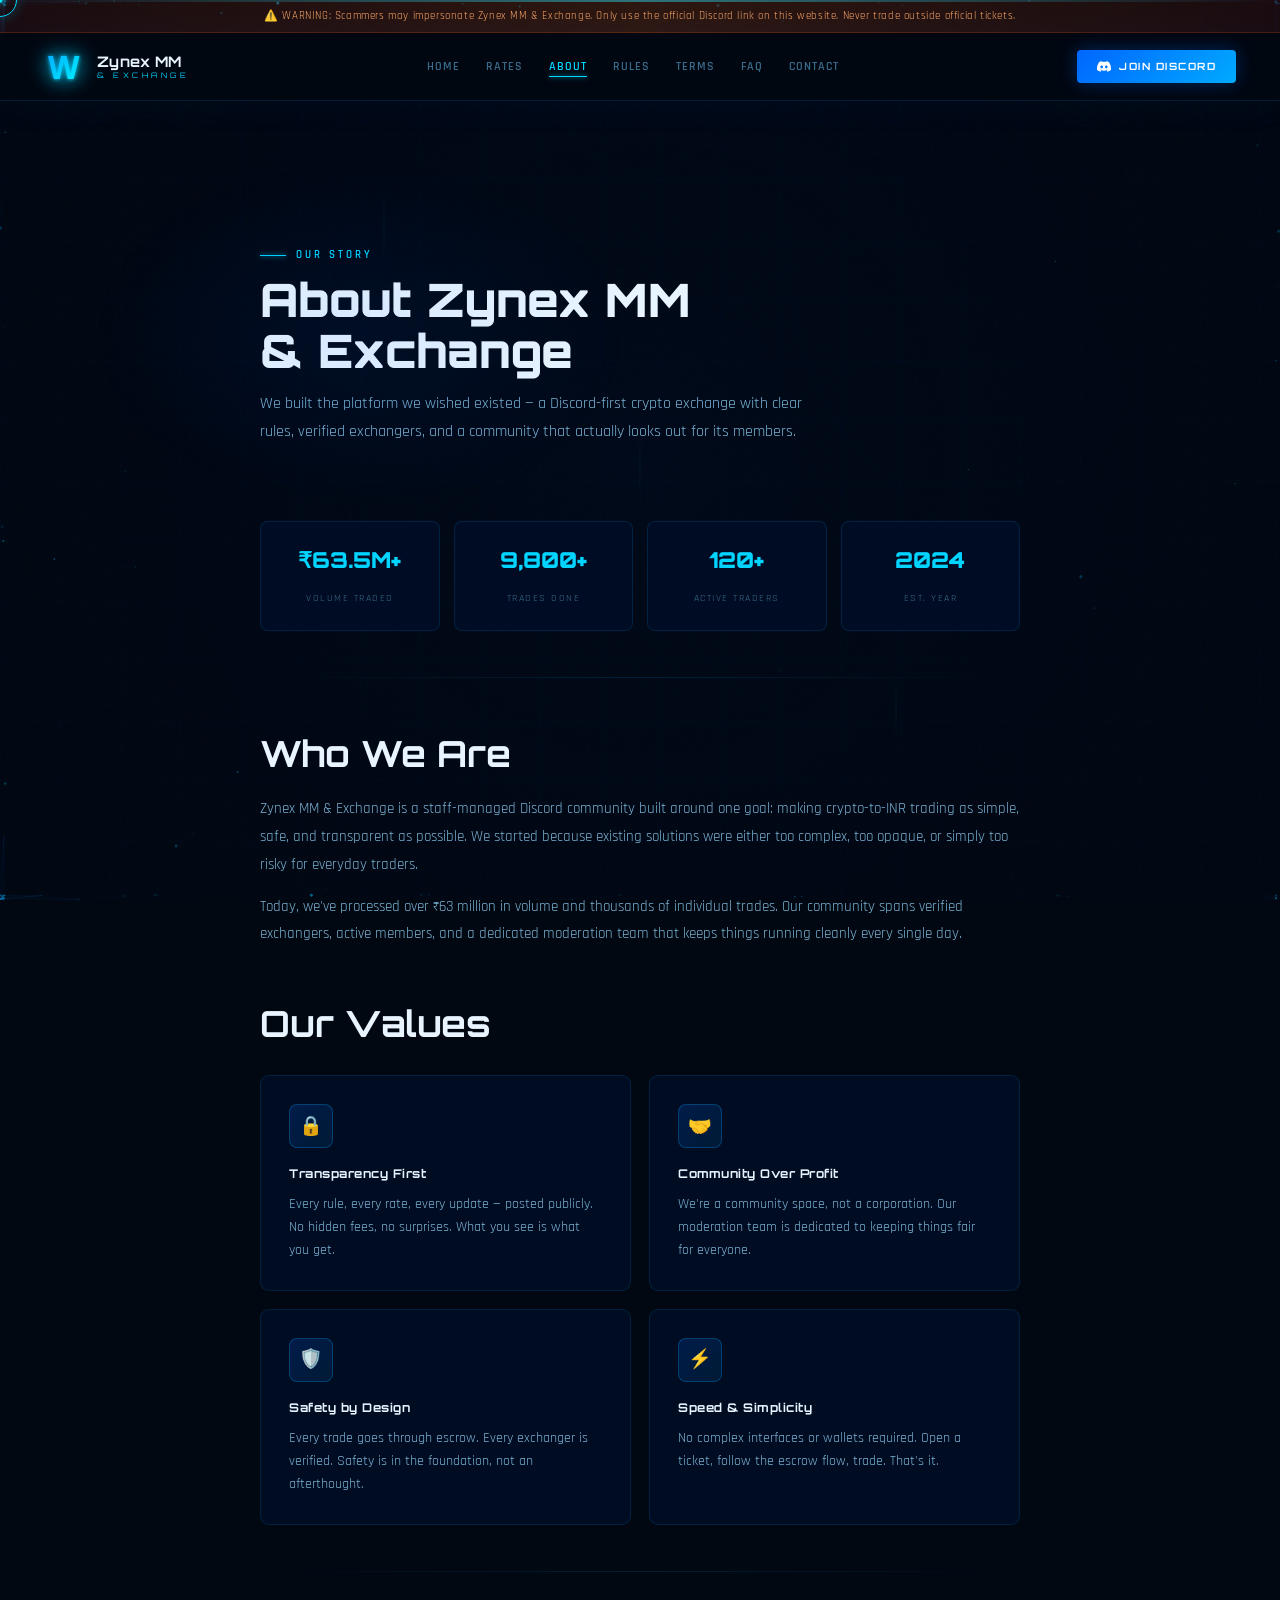
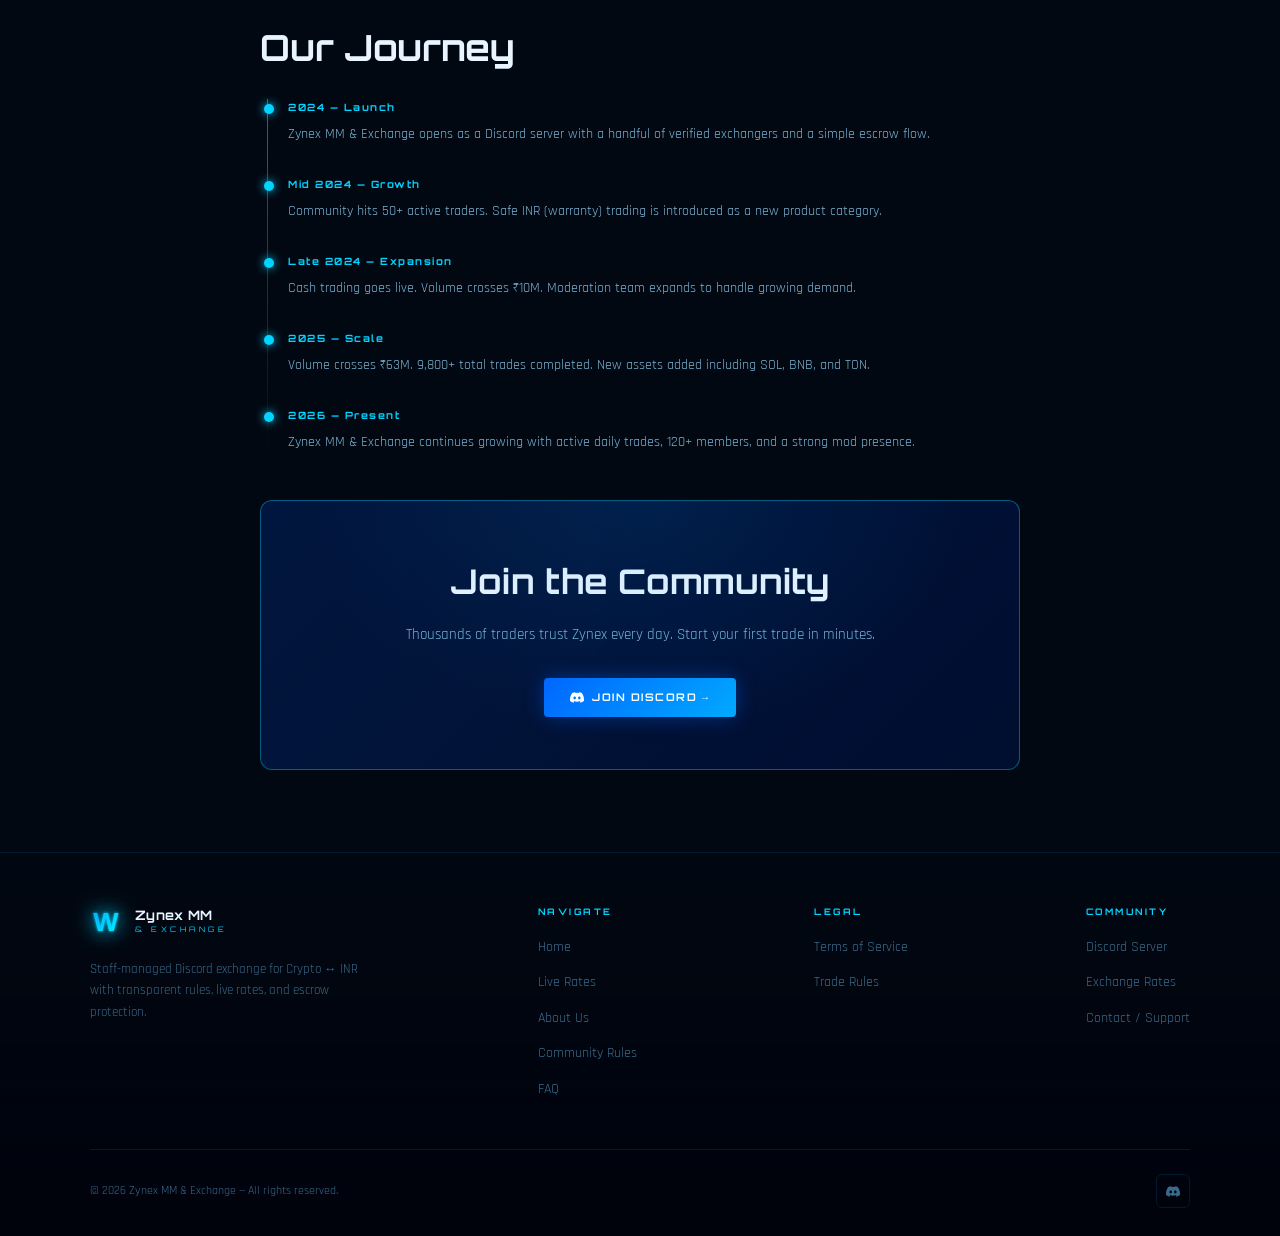
<file: about.html>
<!DOCTYPE html>
<html lang="en">
<head>
<meta charset="UTF-8">
<meta name="viewport" content="width=device-width, initial-scale=1.0">
<title>About Us — Zynex MM &amp; Exchange</title>
<style>/* ══════════════════════════════════════
   ZYNEX MM & EXCHANGE — SHARED STYLES
══════════════════════════════════════ */
@import url('https://fonts.googleapis.com/css2?family=Orbitron:wght@400;600;700;900&family=Rajdhani:wght@300;400;500;600;700&display=swap');

:root{
  --bg:#020812; --bg2:#040f1e; --bg3:#061428;
  --blue-deep:#001535; --blue-mid:#003080;
  --blue-accent:#0066ff; --blue-bright:#00aaff;
  --blue-glow:#00d4ff; --blue-neon:#00f5ff;
  --text:#e8f4ff; --text-dim:#7ab3d4; --text-muted:#3a6a8a;
  --border:rgba(0,170,255,0.14); --border-b:rgba(0,212,255,0.38);
  --card:rgba(0,25,60,0.68); --card2:rgba(0,14,38,0.85);
  --green:#00ff88; --red:#ff3355; --orange:#ff8c00;
  --gold:#ffd700;
}

*,*::before,*::after{box-sizing:border-box;margin:0;padding:0;}
html{scroll-behavior:smooth;}
*{cursor:none!important;}

/* ── CURSOR ── */
#ZCO{
  position:fixed;width:34px;height:34px;
  border:1.5px solid var(--blue-glow);
  border-radius:50%;pointer-events:none;z-index:99999;
  transform:translate(-50%,-50%);
  transition:width .2s,height .2s,border-color .2s,background .2s,opacity .15s;
  box-shadow:0 0 14px rgba(0,212,255,.28);
  will-change:left,top;
}
#ZCI{
  position:fixed;width:5px;height:5px;
  background:var(--blue-neon);border-radius:50%;
  pointer-events:none;z-index:99999;
  transform:translate(-50%,-50%);
  box-shadow:0 0 8px var(--blue-neon),0 0 18px rgba(0,245,255,.45);
  transition:transform .08s,background .15s;
  will-change:left,top;
}
#ZCT{
  position:fixed;width:3px;height:3px;
  background:rgba(0,212,255,.3);border-radius:50%;
  pointer-events:none;z-index:99998;
  transform:translate(-50%,-50%);
  will-change:left,top;
}
body.zcH #ZCO{width:50px;height:50px;border-color:var(--blue-neon);background:rgba(0,245,255,.04);}
body.zcC #ZCI{transform:translate(-50%,-50%) scale(3);}
body.zcH #ZCI{background:#fff;}

/* ── BASE ── */
body{
  background:var(--bg);color:var(--text);
  font-family:'Rajdhani',sans-serif;font-size:16px;line-height:1.65;
  overflow-x:hidden;
}
body::before{
  content:'';position:fixed;inset:0;
  background-image:url("data:image/svg+xml,%3Csvg viewBox='0 0 200 200' xmlns='http://www.w3.org/2000/svg'%3E%3Cfilter id='n'%3E%3CfeTurbulence type='fractalNoise' baseFrequency='.85' numOctaves='4'/%3E%3C/filter%3E%3Crect width='100%25' height='100%25' filter='url(%23n)' opacity='.025'/%3E%3C/svg%3E");
  pointer-events:none;z-index:1;opacity:.45;
}
body::after{
  content:'';position:fixed;inset:0;
  background-image:
    linear-gradient(rgba(0,100,255,.022) 1px,transparent 1px),
    linear-gradient(90deg,rgba(0,100,255,.022) 1px,transparent 1px);
  background-size:60px 60px;pointer-events:none;z-index:1;
}
#ZBG{position:fixed;inset:0;z-index:0;pointer-events:none;}
.zscan{
  position:fixed;top:0;left:0;right:0;height:2px;
  background:linear-gradient(90deg,transparent,rgba(0,212,255,.55),transparent);
  pointer-events:none;z-index:2;
  animation:zscan 12s linear infinite;
}
@keyframes zscan{0%{top:0;opacity:1}90%{opacity:.8}100%{top:100%;opacity:0}}
.zsite{position:relative;z-index:3;}

/* ── SCAM BAR ── */
.zscam{
  background:linear-gradient(90deg,rgba(255,55,0,.1),rgba(255,100,0,.18),rgba(255,55,0,.1));
  border-bottom:1px solid rgba(255,90,0,.22);
  text-align:center;padding:7px 20px;
  font-size:11px;letter-spacing:.6px;color:#ffaa66;
  animation:zscamanim 4s ease-in-out infinite;
}
@keyframes zscamanim{0%,100%{opacity:1}50%{opacity:.6}}

/* ── NAV ── */
.znav{
  position:sticky;top:0;z-index:100;
  display:flex;align-items:center;justify-content:space-between;
  padding:0 44px;height:68px;
  background:rgba(2,8,18,.94);
  backdrop-filter:blur(26px);-webkit-backdrop-filter:blur(26px);
  border-bottom:1px solid var(--border);
  box-shadow:0 0 40px rgba(0,70,180,.07);
}
.zlogo{display:flex;align-items:center;gap:13px;text-decoration:none;}
.zlogo-img{
  width:40px;height:40px;
  filter:drop-shadow(0 0 10px var(--blue-glow));
  animation:zlogopulse 3.5s ease-in-out infinite;
}
@keyframes zlogopulse{
  0%,100%{filter:drop-shadow(0 0 10px var(--blue-glow)) drop-shadow(0 0 20px rgba(0,212,255,.3))}
  50%{filter:drop-shadow(0 0 18px var(--blue-neon)) drop-shadow(0 0 38px rgba(0,245,255,.5))}
}
.zlogo-text{font-family:'Orbitron',monospace;font-size:14.5px;font-weight:700;color:var(--text);line-height:1.2;letter-spacing:.3px;}
.zlogo-text em{display:block;font-style:normal;font-size:7.5px;font-weight:400;color:var(--blue-glow);letter-spacing:3.5px;text-transform:uppercase;margin-top:1px;}
.znav-links{display:flex;align-items:center;gap:26px;list-style:none;}
.znav-links a{
  color:var(--text-muted);text-decoration:none;
  font-size:11.5px;font-weight:600;letter-spacing:1px;text-transform:uppercase;
  transition:color .2s;position:relative;padding-bottom:3px;
}
.znav-links a::after{
  content:'';position:absolute;bottom:0;left:0;
  width:0;height:1px;background:var(--blue-glow);
  transition:width .28s;box-shadow:0 0 5px var(--blue-glow);
}
.znav-links a:hover,.znav-links a.zon{color:var(--blue-glow);}
.znav-links a:hover::after,.znav-links a.zon::after{width:100%;}
.znav-dc{
  display:inline-flex;align-items:center;gap:8px;
  padding:8px 20px;border-radius:4px;
  font-family:'Orbitron',monospace;font-size:10px;font-weight:700;
  letter-spacing:1.5px;text-decoration:none;text-transform:uppercase;
  background:linear-gradient(135deg,var(--blue-accent),var(--blue-bright));
  color:#fff;box-shadow:0 0 18px rgba(0,102,255,.32);
  transition:all .28s;white-space:nowrap;
}
.znav-dc:hover{box-shadow:0 0 32px rgba(0,170,255,.55);transform:translateY(-1px);}
.zmob{display:none;background:none;border:none;color:var(--blue-glow);font-size:22px;padding:4px;}

/* ── BUTTONS ── */
.zbtn{
  display:inline-flex;align-items:center;gap:8px;
  padding:11px 26px;border-radius:4px;
  font-family:'Orbitron',monospace;font-size:10.5px;font-weight:700;
  letter-spacing:1.5px;text-decoration:none;text-transform:uppercase;
  transition:all .28s;border:none;
}
.zbtn-p{background:linear-gradient(135deg,var(--blue-accent),var(--blue-bright));color:#fff;box-shadow:0 0 20px rgba(0,102,255,.38);}
.zbtn-p:hover{box-shadow:0 0 38px rgba(0,170,255,.58);transform:translateY(-1px);}
.zbtn-o{background:transparent;color:var(--blue-glow);border:1px solid var(--blue-glow);box-shadow:0 0 8px rgba(0,212,255,.1);}
.zbtn-o:hover{background:rgba(0,212,255,.07);box-shadow:0 0 24px rgba(0,212,255,.28);}
.zbtn-g{background:rgba(0,100,255,.07);color:var(--text-dim);border:1px solid var(--border);}
.zbtn-g:hover{border-color:var(--border-b);color:var(--text);}
.zbtn-r{background:rgba(255,51,85,.1);color:#ff6680;border:1px solid rgba(255,51,85,.25);}
.zbtn-r:hover{background:rgba(255,51,85,.18);}

/* ── SECTION BASICS ── */
.zsec{padding:82px 44px;}
.zinn{max-width:1100px;margin:0 auto;}
.zinn-sm{max-width:760px;margin:0 auto;}
.zlabel{
  font-size:10.5px;font-weight:600;letter-spacing:3px;
  text-transform:uppercase;color:var(--blue-glow);
  margin-bottom:10px;display:flex;align-items:center;gap:10px;
}
.zlabel::before{content:'';width:26px;height:1px;background:var(--blue-glow);box-shadow:0 0 5px var(--blue-glow);}
.zh2{font-family:'Orbitron',monospace;font-size:clamp(22px,3vw,36px);font-weight:700;margin-bottom:12px;}
.zdesc{font-size:15px;color:var(--text-dim);max-width:500px;margin-bottom:48px;line-height:1.7;}

/* ── REVEAL ── */
.zrev{opacity:0;transform:translateY(26px);transition:opacity .68s ease,transform .68s ease;}
.zrev.zvis{opacity:1;transform:translateY(0);}
.zrev:nth-child(2){transition-delay:.08s;}
.zrev:nth-child(3){transition-delay:.16s;}
.zrev:nth-child(4){transition-delay:.24s;}
.zrev:nth-child(5){transition-delay:.32s;}
.zrev:nth-child(6){transition-delay:.40s;}

/* ── TICKER ── */
.zticker{overflow:hidden;background:rgba(0,14,38,.8);border-top:1px solid var(--border);border-bottom:1px solid var(--border);padding:9px 0;}
.zticker-track{display:flex;gap:52px;animation:ztk 30s linear infinite;width:max-content;}
.ztick-item{display:flex;align-items:center;gap:10px;white-space:nowrap;font-family:'Orbitron',monospace;font-size:11.5px;letter-spacing:.5px;}
.ztick-sym{color:var(--blue-glow);font-weight:700;}
.ztick-val{color:var(--text-dim);}
.ztick-chg{font-size:10.5px;}
.ztick-chg.up{color:var(--green);}
.ztick-chg.dn{color:var(--red);}
@keyframes ztk{0%{transform:translateX(0)}100%{transform:translateX(-50%)}}

/* ── STATS BAR ── */
.zstats{display:grid;grid-template-columns:repeat(4,1fr);gap:1px;background:var(--border);}
.zstat{background:var(--bg2);padding:28px 20px;text-align:center;position:relative;overflow:hidden;transition:background .28s;}
.zstat:hover{background:rgba(0,28,66,.8);}
.zstat::before{content:'';position:absolute;top:0;left:50%;transform:translateX(-50%);width:38%;height:1px;background:linear-gradient(90deg,transparent,var(--blue-glow),transparent);}
.zstat-num{font-family:'Orbitron',monospace;font-size:25px;font-weight:900;color:var(--blue-glow);text-shadow:0 0 20px rgba(0,212,255,.38);display:block;letter-spacing:-1px;}
.zstat-lbl{font-size:10px;color:var(--text-muted);letter-spacing:2px;text-transform:uppercase;margin-top:5px;display:block;}

/* ── CARDS ── */
.zcard{background:var(--card2);border:1px solid var(--border);border-radius:9px;padding:28px;transition:all .28s;}
.zcard:hover{border-color:var(--border-b);transform:translateY(-3px);box-shadow:0 16px 40px rgba(0,50,150,.18);}
.zcard-icon{width:44px;height:44px;background:linear-gradient(135deg,rgba(0,102,255,.18),rgba(0,170,255,.09));border:1px solid rgba(0,170,255,.28);border-radius:8px;display:flex;align-items:center;justify-content:center;font-size:19px;margin-bottom:16px;}
.zcard h3{font-family:'Orbitron',monospace;font-size:12px;font-weight:700;color:var(--text);margin-bottom:9px;letter-spacing:.5px;}
.zcard p{font-size:13.5px;color:var(--text-dim);line-height:1.7;}

/* ── STEP CARDS ── */
.zstep{background:var(--card);border:1px solid var(--border);border-radius:9px;padding:34px 26px;position:relative;overflow:hidden;transition:all .38s;}
.zstep::before{content:'';position:absolute;top:0;left:0;right:0;height:1px;background:linear-gradient(90deg,transparent,var(--blue-accent),transparent);opacity:0;transition:opacity .38s;}
.zstep:hover{border-color:rgba(0,170,255,.28);transform:translateY(-4px);box-shadow:0 20px 46px rgba(0,40,140,.2);}
.zstep:hover::before{opacity:1;}
.zstep-num{font-family:'Orbitron',monospace;font-size:44px;font-weight:900;color:rgba(0,170,255,.09);line-height:1;margin-bottom:14px;}
.zstep h3{font-family:'Orbitron',monospace;font-size:12.5px;font-weight:700;color:var(--blue-bright);margin-bottom:10px;letter-spacing:1px;}
.zstep p{font-size:14px;color:var(--text-dim);line-height:1.7;}

/* ── TABLE ── */
.ztbl-wrap{overflow-x:auto;border-radius:9px;border:1px solid var(--border);margin-bottom:6px;}
table{width:100%;border-collapse:collapse;font-size:13.5px;}
thead tr{background:linear-gradient(135deg,rgba(0,48,116,.58),rgba(0,28,76,.8));}
thead th{padding:13px 18px;text-align:left;font-family:'Orbitron',monospace;font-size:9px;font-weight:700;letter-spacing:1.5px;text-transform:uppercase;color:var(--blue-glow);border-bottom:1px solid var(--border);white-space:nowrap;}
tbody tr{border-bottom:1px solid rgba(0,100,255,.055);transition:background .18s;}
tbody tr:last-child{border-bottom:none;}
tbody tr:hover{background:rgba(0,100,255,.052);}
tbody td{padding:13px 18px;color:var(--text-dim);white-space:nowrap;}
tbody td:first-child{color:var(--text);font-weight:600;}
.zrv{color:#00e5ff!important;font-weight:700!important;font-family:'Orbitron',monospace;font-size:11px!important;}
.zlive{display:inline-flex;align-items:center;gap:5px;font-size:11px;color:var(--green);}
.zlive::before{content:'';width:5px;height:5px;border-radius:50%;background:var(--green);box-shadow:0 0 6px var(--green);animation:zpulse 2s ease-in-out infinite;}
@keyframes zpulse{0%,100%{opacity:1}50%{opacity:.2}}

/* ── FAQ ── */
.zfaq-item{border:1px solid var(--border);border-radius:7px;margin-bottom:10px;overflow:hidden;transition:border-color .28s;}
.zfaq-item:hover{border-color:rgba(0,170,255,.28);}
.zfaq-q{padding:18px 22px;font-weight:600;font-size:15px;display:flex;align-items:center;justify-content:space-between;gap:14px;user-select:none;background:var(--card2);transition:background .18s;}
.zfaq-q:hover{background:rgba(0,26,66,.6);}
.zfaq-arr{font-size:18px;color:var(--blue-glow);transition:transform .28s;flex-shrink:0;}
.zfaq-item.open .zfaq-arr{transform:rotate(45deg);}
.zfaq-body{max-height:0;overflow:hidden;transition:max-height .38s ease;}
.zfaq-item.open .zfaq-body{max-height:320px;}
.zfaq-ans{padding:0 22px 18px;font-size:14px;color:var(--text-dim);line-height:1.8;background:var(--card2);border-top:1px solid var(--border);}

/* ── CTA BANNER ── */
.zcta{
  background:linear-gradient(135deg,rgba(0,48,136,.38),rgba(0,18,68,.6));
  border:1px solid var(--border-b);border-radius:12px;
  padding:52px 44px;text-align:center;position:relative;overflow:hidden;
}
.zcta::before{content:'';position:absolute;inset:0;background:radial-gradient(ellipse at 50% 0%,rgba(0,148,255,.1),transparent 62%);pointer-events:none;}
.zcta h2{font-size:clamp(20px,3vw,34px);margin-bottom:14px;}
.zcta p{color:var(--text-dim);max-width:480px;margin:0 auto 30px;font-size:15px;}

/* ── PAGE HERO (inner pages) ── */
.zpage-hero{padding:64px 0 28px;position:relative;}
.zpage-hero::before{content:'';position:absolute;top:50%;left:-180px;width:560px;height:360px;background:radial-gradient(ellipse,rgba(0,90,255,.07),transparent 68%);transform:translateY(-50%);pointer-events:none;}
.zpage-h1{font-family:'Orbitron',monospace;font-size:clamp(24px,4vw,46px);font-weight:900;margin-bottom:14px;line-height:1.1;}
.zpage-lead{font-size:16px;color:var(--text-dim);max-width:560px;line-height:1.8;margin-bottom:10px;}
.zbadge{display:inline-flex;align-items:center;gap:7px;padding:5px 14px;border:1px solid rgba(0,212,255,.26);border-radius:20px;background:rgba(0,212,255,.05);font-size:10px;font-weight:600;letter-spacing:2px;text-transform:uppercase;color:var(--blue-glow);margin-top:14px;}
.zbadge::before{content:'';width:6px;height:6px;border-radius:50%;background:var(--green);box-shadow:0 0 7px var(--green);animation:zpulse 2s ease-in-out infinite;}
.zdivider{height:1px;background:linear-gradient(90deg,transparent,var(--border),transparent);margin:46px 0;}

/* ── FOOTER ── */
.zfoot{background:linear-gradient(0deg,rgba(0,2,12,1),transparent);border-top:1px solid var(--border);padding:52px 44px 28px;}
.zfoot-inner{max-width:1100px;margin:0 auto;}
.zfoot-top{display:flex;justify-content:space-between;align-items:flex-start;flex-wrap:wrap;gap:38px;padding-bottom:38px;border-bottom:1px solid var(--border);margin-bottom:24px;}
.zfoot-brand{max-width:270px;}
.zfoot-brand p{font-size:12.5px;color:var(--text-muted);margin-top:12px;line-height:1.75;}
.zfoot-col h4{font-family:'Orbitron',monospace;font-size:9px;font-weight:700;letter-spacing:2.5px;color:var(--blue-glow);margin-bottom:14px;text-transform:uppercase;}
.zfoot-col ul{list-style:none;}
.zfoot-col li{margin-bottom:9px;}
.zfoot-col a{color:var(--text-muted);text-decoration:none;font-size:13.5px;transition:color .2s;}
.zfoot-col a:hover{color:var(--blue-glow);}
.zfoot-bot{display:flex;justify-content:space-between;align-items:center;flex-wrap:wrap;gap:10px;font-size:11.5px;color:var(--text-muted);}
.zfoot-soc{display:flex;gap:8px;}
.zfoot-soc a{width:34px;height:34px;border:1px solid var(--border);border-radius:6px;display:flex;align-items:center;justify-content:center;color:var(--text-muted);text-decoration:none;font-size:14px;transition:all .2s;}
.zfoot-soc a:hover{border-color:var(--border-b);color:var(--blue-glow);}

/* ── ADMIN PANEL ── */
#zaLogin{display:none;position:fixed;inset:0;z-index:9998;background:rgba(0,4,14,.98);backdrop-filter:blur(32px);align-items:center;justify-content:center;}
#zaLogin.zon{display:flex;}
.zaLogin-box{background:var(--bg2);border:1px solid rgba(0,200,255,.28);border-radius:12px;padding:46px 40px;max-width:400px;width:100%;text-align:center;box-shadow:0 0 80px rgba(0,100,255,.2);}
.zaLogin-box h3{font-family:'Orbitron',monospace;font-size:18px;color:var(--blue-glow);margin-bottom:6px;letter-spacing:2px;}
.zaLogin-box p{font-size:10.5px;color:var(--text-muted);margin-bottom:26px;letter-spacing:1px;}
.zaLogin-inp{width:100%;background:rgba(0,8,26,.9);border:1px solid rgba(0,100,255,.28);border-radius:6px;padding:13px 16px;color:var(--text);font-size:15px;text-align:center;letter-spacing:3px;outline:none;margin-bottom:14px;font-family:monospace;transition:border-color .2s;}
.zaLogin-inp:focus{border-color:var(--blue-glow);}
.zaLogin-btn{width:100%;padding:13px;background:linear-gradient(135deg,var(--blue-accent),var(--blue-bright));border:none;border-radius:6px;color:#fff;font-family:'Orbitron',monospace;font-size:11px;font-weight:700;letter-spacing:2px;}
.zaLogin-err{color:#ff6666;font-size:12px;margin-top:10px;min-height:18px;}
#zaPanel{display:none;position:fixed;inset:0;z-index:9999;background:rgba(0,4,14,.97);backdrop-filter:blur(22px);overflow-y:auto;}
#zaPanel.zon{display:flex;align-items:flex-start;justify-content:center;padding:36px 18px;}
.zaPanel-w{width:100%;max-width:940px;background:var(--bg2);border:1px solid rgba(0,200,255,.26);border-radius:12px;overflow:hidden;box-shadow:0 0 90px rgba(0,170,255,.16);}
.zaPanel-head{background:linear-gradient(135deg,rgba(0,48,118,.8),rgba(0,18,54,.9));padding:20px 30px;display:flex;align-items:center;justify-content:space-between;border-bottom:1px solid rgba(0,200,255,.18);}
.zaPanel-head h2{font-family:'Orbitron',monospace;font-size:14px;font-weight:700;color:var(--blue-glow);letter-spacing:2px;margin:0;}
.zaPanel-close{width:33px;height:33px;background:rgba(255,60,60,.1);border:1px solid rgba(255,60,60,.25);border-radius:6px;color:#ff6666;font-size:16px;display:flex;align-items:center;justify-content:center;transition:all .2s;}
.zaPanel-close:hover{background:rgba(255,60,60,.26);}
.zaPanel-body{padding:26px;}
.za-tabs{display:flex;gap:3px;margin-bottom:22px;border-bottom:1px solid var(--border);overflow-x:auto;}
.za-tab{padding:8px 17px;font-family:'Orbitron',monospace;font-size:9px;font-weight:700;letter-spacing:1px;text-transform:uppercase;border-radius:4px 4px 0 0;color:var(--text-muted);border:1px solid transparent;border-bottom:none;transition:all .18s;white-space:nowrap;}
.za-tab:hover{color:var(--blue-glow);}
.za-tab.zon{color:var(--blue-glow);background:rgba(0,100,255,.08);border-color:var(--border);border-bottom-color:var(--bg2);}
.za-sec{display:none;}
.za-sec.zon{display:block;}
.za-group{background:rgba(0,12,34,.6);border:1px solid var(--border);border-radius:8px;padding:20px;margin-bottom:16px;}
.za-gtitle{font-family:'Orbitron',monospace;font-size:9.5px;font-weight:700;letter-spacing:1.5px;color:var(--blue-bright);text-transform:uppercase;margin-bottom:14px;padding-bottom:8px;border-bottom:1px solid var(--border);}
.za-field{margin-bottom:12px;}
.za-field label{display:block;font-size:11px;font-weight:600;color:var(--text-dim);margin-bottom:4px;}
.za-inp{width:100%;background:rgba(0,7,22,.8);border:1px solid rgba(0,100,255,.18);border-radius:4px;padding:8px 11px;color:var(--text);font-family:'Rajdhani',sans-serif;font-size:13.5px;outline:none;transition:border-color .18s;}
.za-inp:focus{border-color:var(--blue-glow);}
.za-2col{display:grid;grid-template-columns:1fr 1fr;gap:12px;}
.za-save{width:100%;padding:12px;background:linear-gradient(135deg,var(--blue-accent),var(--blue-bright));border:none;border-radius:6px;color:#fff;font-family:'Orbitron',monospace;font-size:10.5px;font-weight:700;letter-spacing:2px;text-transform:uppercase;margin-top:5px;transition:all .28s;box-shadow:0 0 16px rgba(0,100,255,.25);}
.za-save:hover{box-shadow:0 0 30px rgba(0,170,255,.44);transform:translateY(-1px);}
.za-notice{display:none;padding:10px 13px;background:rgba(0,255,100,.07);border:1px solid rgba(0,255,100,.18);border-radius:4px;color:#4dff91;font-size:12px;font-weight:600;margin-bottom:12px;letter-spacing:.3px;}
.za-notice.zon{display:block;}

/* ── RESPONSIVE ── */
@media(max-width:960px){
  .z3col{grid-template-columns:repeat(2,1fr)!important;}
  .z4col{grid-template-columns:repeat(2,1fr)!important;}
  .zstats{grid-template-columns:repeat(2,1fr)!important;}
}
@media(max-width:700px){
  .znav{padding:0 18px;}
  .znav-links{display:none;}
  .znav-links.zmopen{display:flex;flex-direction:column;position:fixed;top:68px;left:0;right:0;background:rgba(2,8,18,.97);padding:20px;gap:16px;border-bottom:1px solid var(--border);z-index:99;}
  .zmob{display:block;}
  .zsec{padding:62px 18px;}
  .zfoot{padding:38px 18px 22px;}
  .zfoot-top{flex-direction:column;}
  .za-2col{grid-template-columns:1fr;}
  .zcta{padding:36px 22px;}
  .z3col,.z4col,.zstats{grid-template-columns:1fr!important;}
}
</style>
</head>
<body>

<div id="ZCO"></div><div id="ZCI"></div><div id="ZCT"></div>
<canvas id="ZBG"></canvas><div class="zscan"></div>
<div class="zsite">
<div class="zscam" id="zscamBar">⚠️ WARNING: Scammers may impersonate Zynex MM &amp; Exchange. Only use the official Discord link on this website. Never trade outside official tickets.</div>
<nav class="znav">
  <a href="index.html" class="zlogo">
    <img class="zlogo-img" src="[data-uri]" alt="Zynex">
    <div class="zlogo-text">Zynex MM<em>&amp; Exchange</em></div>
  </a>
  <ul class="znav-links" id="znl"><li><a href="index.html" class="">Home</a></li>
<li><a href="rates.html" class="">Rates</a></li>
<li><a href="about.html" class="zon">About</a></li>
<li><a href="rules.html" class="">Rules</a></li>
<li><a href="terms.html" class="">Terms</a></li>
<li><a href="faq.html" class="">FAQ</a></li>
<li><a href="contact.html" class="">Contact</a></li></ul>
  <div style="display:flex;align-items:center;gap:10px;">
    <a href="https://discord.gg/MnWc4d2F76" class="znav-dc" target="_blank"><svg width="14" height="11" viewBox="0 0 71 55" fill="currentColor"><path d="M60.1 4.9A58.5 58.5 0 0045.6.9a40 40 0 00-1.8 3.7 54.2 54.2 0 00-16.2 0A38.6 38.6 0 0025.7.9 58.4 58.4 0 0011 5C1.6 18.7-1 32 .3 45.1a59 59 0 0017.9 9.1 42.5 42.5 0 003.7-6 38.4 38.4 0 01-5.8-2.8l1.4-1.1a42 42 0 0036.1 0l1.4 1.1a38 38 0 01-5.9 2.8 42.5 42.5 0 003.7 6.1 58.7 58.7 0 0017.9-9.1C72.2 30 68.5 16.9 60.1 4.9zM23.7 37.3c-3.5 0-6.4-3.2-6.4-7.2s2.8-7.2 6.4-7.2c3.5 0 6.4 3.2 6.4 7.2s-3 7.2-6.4 7.2zm23.6 0c-3.5 0-6.4-3.2-6.4-7.2s2.8-7.2 6.4-7.2c3.5 0 6.4 3.2 6.4 7.2s-3 7.2-6.4 7.2z"/></svg> Join Discord</a>
    <button class="zmob" onclick="ztoggleNav()">☰</button>
  </div>
</nav>

<section class="zsec">
  <div class="zinn-sm">
    <div class="zpage-hero">
      <div class="zlabel">Our Story</div>
      <h1 class="zpage-h1">About Zynex MM<br>&amp; Exchange</h1>
      <p class="zpage-lead">We built the platform we wished existed — a Discord-first crypto exchange with clear rules, verified exchangers, and a community that actually looks out for its members.</p>
    </div>
    <div style="display:grid;grid-template-columns:repeat(4,1fr);gap:14px;margin:36px 0;" class="z4col">
      <div style="background:var(--card2);border:1px solid var(--border);border-radius:8px;padding:20px;text-align:center;"><span style="font-family:Orbitron,monospace;font-size:22px;font-weight:900;color:var(--blue-glow);display:block;margin-bottom:5px;">₹63.5M+</span><span style="font-size:10px;color:var(--text-muted);letter-spacing:1.5px;text-transform:uppercase;">Volume Traded</span></div><div style="background:var(--card2);border:1px solid var(--border);border-radius:8px;padding:20px;text-align:center;"><span style="font-family:Orbitron,monospace;font-size:22px;font-weight:900;color:var(--blue-glow);display:block;margin-bottom:5px;">9,800+</span><span style="font-size:10px;color:var(--text-muted);letter-spacing:1.5px;text-transform:uppercase;">Trades Done</span></div><div style="background:var(--card2);border:1px solid var(--border);border-radius:8px;padding:20px;text-align:center;"><span style="font-family:Orbitron,monospace;font-size:22px;font-weight:900;color:var(--blue-glow);display:block;margin-bottom:5px;">120+</span><span style="font-size:10px;color:var(--text-muted);letter-spacing:1.5px;text-transform:uppercase;">Active Traders</span></div><div style="background:var(--card2);border:1px solid var(--border);border-radius:8px;padding:20px;text-align:center;"><span style="font-family:Orbitron,monospace;font-size:22px;font-weight:900;color:var(--blue-glow);display:block;margin-bottom:5px;">2024</span><span style="font-size:10px;color:var(--text-muted);letter-spacing:1.5px;text-transform:uppercase;">Est. Year</span></div>
    </div>
    <div class="zdivider"></div>
    <div style="margin-bottom:46px;">
      <h2 class="zh2">Who We Are</h2>
      <p style="font-size:15px;color:var(--text-dim);line-height:1.85;margin-bottom:14px;">Zynex MM &amp; Exchange is a staff-managed Discord community built around one goal: making crypto-to-INR trading as simple, safe, and transparent as possible. We started because existing solutions were either too complex, too opaque, or simply too risky for everyday traders.</p>
      <p style="font-size:15px;color:var(--text-dim);line-height:1.85;">Today, we've processed over ₹63 million in volume and thousands of individual trades. Our community spans verified exchangers, active members, and a dedicated moderation team that keeps things running cleanly every single day.</p>
    </div>
    <div style="margin-bottom:46px;">
      <h2 class="zh2">Our Values</h2>
      <div style="display:grid;grid-template-columns:repeat(2,1fr);gap:18px;margin-top:22px;" class="z3col">
        <div class="zcard zrev"><div class="zcard-icon">🔒</div><h3>Transparency First</h3><p>Every rule, every rate, every update — posted publicly. No hidden fees, no surprises. What you see is what you get.</p></div><div class="zcard zrev"><div class="zcard-icon">🤝</div><h3>Community Over Profit</h3><p>We're a community space, not a corporation. Our moderation team is dedicated to keeping things fair for everyone.</p></div><div class="zcard zrev"><div class="zcard-icon">🛡️</div><h3>Safety by Design</h3><p>Every trade goes through escrow. Every exchanger is verified. Safety is in the foundation, not an afterthought.</p></div><div class="zcard zrev"><div class="zcard-icon">⚡</div><h3>Speed &amp; Simplicity</h3><p>No complex interfaces or wallets required. Open a ticket, follow the escrow flow, trade. That's it.</p></div>
      </div>
    </div>
    <div class="zdivider"></div>
    <div style="margin-bottom:46px;">
      <h2 class="zh2">Our Journey</h2>
      <div style="position:relative;padding-left:28px;margin-top:22px;">
        <div style="position:absolute;left:7px;top:0;bottom:0;width:1px;background:linear-gradient(180deg,var(--blue-accent),transparent);"></div>
        <div style="position:relative;margin-bottom:30px;"><div style="position:absolute;left:-24px;top:5px;width:10px;height:10px;border-radius:50%;background:var(--blue-glow);box-shadow:0 0 10px var(--blue-glow);"></div><div style="font-family:Orbitron,monospace;font-size:10px;font-weight:700;color:var(--blue-glow);letter-spacing:1.5px;margin-bottom:6px;">2024 — Launch</div><div style="font-size:14px;color:var(--text-dim);line-height:1.75;">Zynex MM &amp; Exchange opens as a Discord server with a handful of verified exchangers and a simple escrow flow.</div></div><div style="position:relative;margin-bottom:30px;"><div style="position:absolute;left:-24px;top:5px;width:10px;height:10px;border-radius:50%;background:var(--blue-glow);box-shadow:0 0 10px var(--blue-glow);"></div><div style="font-family:Orbitron,monospace;font-size:10px;font-weight:700;color:var(--blue-glow);letter-spacing:1.5px;margin-bottom:6px;">Mid 2024 — Growth</div><div style="font-size:14px;color:var(--text-dim);line-height:1.75;">Community hits 50+ active traders. Safe INR (warranty) trading is introduced as a new product category.</div></div><div style="position:relative;margin-bottom:30px;"><div style="position:absolute;left:-24px;top:5px;width:10px;height:10px;border-radius:50%;background:var(--blue-glow);box-shadow:0 0 10px var(--blue-glow);"></div><div style="font-family:Orbitron,monospace;font-size:10px;font-weight:700;color:var(--blue-glow);letter-spacing:1.5px;margin-bottom:6px;">Late 2024 — Expansion</div><div style="font-size:14px;color:var(--text-dim);line-height:1.75;">Cash trading goes live. Volume crosses ₹10M. Moderation team expands to handle growing demand.</div></div><div style="position:relative;margin-bottom:30px;"><div style="position:absolute;left:-24px;top:5px;width:10px;height:10px;border-radius:50%;background:var(--blue-glow);box-shadow:0 0 10px var(--blue-glow);"></div><div style="font-family:Orbitron,monospace;font-size:10px;font-weight:700;color:var(--blue-glow);letter-spacing:1.5px;margin-bottom:6px;">2025 — Scale</div><div style="font-size:14px;color:var(--text-dim);line-height:1.75;">Volume crosses ₹63M. 9,800+ total trades completed. New assets added including SOL, BNB, and TON.</div></div><div style="position:relative;margin-bottom:30px;"><div style="position:absolute;left:-24px;top:5px;width:10px;height:10px;border-radius:50%;background:var(--blue-glow);box-shadow:0 0 10px var(--blue-glow);"></div><div style="font-family:Orbitron,monospace;font-size:10px;font-weight:700;color:var(--blue-glow);letter-spacing:1.5px;margin-bottom:6px;">2026 — Present</div><div style="font-size:14px;color:var(--text-dim);line-height:1.75;">Zynex MM &amp; Exchange continues growing with active daily trades, 120+ members, and a strong mod presence.</div></div>
      </div>
    </div>
    <div class="zcta zrev">
      <h2 class="zh2">Join the Community</h2>
      <p>Thousands of traders trust Zynex every day. Start your first trade in minutes.</p>
      <a href="https://discord.gg/MnWc4d2F76" class="zbtn zbtn-p" target="_blank"><svg width="14" height="11" viewBox="0 0 71 55" fill="currentColor"><path d="M60.1 4.9A58.5 58.5 0 0045.6.9a40 40 0 00-1.8 3.7 54.2 54.2 0 00-16.2 0A38.6 38.6 0 0025.7.9 58.4 58.4 0 0011 5C1.6 18.7-1 32 .3 45.1a59 59 0 0017.9 9.1 42.5 42.5 0 003.7-6 38.4 38.4 0 01-5.8-2.8l1.4-1.1a42 42 0 0036.1 0l1.4 1.1a38 38 0 01-5.9 2.8 42.5 42.5 0 003.7 6.1 58.7 58.7 0 0017.9-9.1C72.2 30 68.5 16.9 60.1 4.9zM23.7 37.3c-3.5 0-6.4-3.2-6.4-7.2s2.8-7.2 6.4-7.2c3.5 0 6.4 3.2 6.4 7.2s-3 7.2-6.4 7.2zm23.6 0c-3.5 0-6.4-3.2-6.4-7.2s2.8-7.2 6.4-7.2c3.5 0 6.4 3.2 6.4 7.2s-3 7.2-6.4 7.2z"/></svg> Join Discord →</a>
    </div>
  </div>
</section>

<footer class="zfoot">
  <div class="zfoot-inner">
    <div class="zfoot-top">
      <div class="zfoot-brand">
        <a href="index.html" class="zlogo" style="display:inline-flex;margin-bottom:4px;">
          <img class="zlogo-img" src="[data-uri]" alt="Zynex" style="width:32px;height:32px;">
          <div class="zlogo-text" style="font-size:13px;">Zynex MM<em>&amp; Exchange</em></div>
        </a>
        <p>Staff-managed Discord exchange for Crypto ↔ INR with transparent rules, live rates, and escrow protection.</p>
      </div>
      <div class="zfoot-col"><h4>Navigate</h4><ul>
        <li><a href="index.html">Home</a></li>
        <li><a href="rates.html">Live Rates</a></li>
        <li><a href="about.html">About Us</a></li>
        <li><a href="rules.html">Community Rules</a></li>
        <li><a href="faq.html">FAQ</a></li>
      </ul></div>
      <div class="zfoot-col"><h4>Legal</h4><ul>
        <li><a href="terms.html">Terms of Service</a></li>
        <li><a href="rules.html">Trade Rules</a></li>
      </ul></div>
      <div class="zfoot-col"><h4>Community</h4><ul>
        <li><a href="https://discord.gg/MnWc4d2F76" target="_blank">Discord Server</a></li>
        <li><a href="rates.html">Exchange Rates</a></li>
        <li><a href="contact.html">Contact / Support</a></li>
      </ul></div>
    </div>
    <div class="zfoot-bot">
      <span>© 2026 Zynex MM &amp; Exchange — All rights reserved.</span>
      <div class="zfoot-soc">
        <a href="https://discord.gg/MnWc4d2F76" target="_blank" title="Discord"><svg width="14" height="11" viewBox="0 0 71 55" fill="currentColor"><path d="M60.1 4.9A58.5 58.5 0 0045.6.9a40 40 0 00-1.8 3.7 54.2 54.2 0 00-16.2 0A38.6 38.6 0 0025.7.9 58.4 58.4 0 0011 5C1.6 18.7-1 32 .3 45.1a59 59 0 0017.9 9.1 42.5 42.5 0 003.7-6 38.4 38.4 0 01-5.8-2.8l1.4-1.1a42 42 0 0036.1 0l1.4 1.1a38 38 0 01-5.9 2.8 42.5 42.5 0 003.7 6.1 58.7 58.7 0 0017.9-9.1C72.2 30 68.5 16.9 60.1 4.9zM23.7 37.3c-3.5 0-6.4-3.2-6.4-7.2s2.8-7.2 6.4-7.2c3.5 0 6.4 3.2 6.4 7.2s-3 7.2-6.4 7.2zm23.6 0c-3.5 0-6.4-3.2-6.4-7.2s2.8-7.2 6.4-7.2c3.5 0 6.4 3.2 6.4 7.2s-3 7.2-6.4 7.2z"/></svg></a>
      </div>
    </div>
  </div>
</footer>
</div>

<script>/* ═══════════════════════════════════════
   ZYNEX MM & EXCHANGE — SHARED JS
   Cursor · Canvas · Reveal · FAQ · Admin
═══════════════════════════════════════ */

(function(){
  /* ── CURSOR ── */
  const co = document.getElementById('ZCO');
  const ci = document.getElementById('ZCI');
  const ct = document.getElementById('ZCT');
  let mx=0, my=0, ox=0, oy=0, tx=0, ty=0;

  document.addEventListener('mousemove', e => {
    mx = e.clientX; my = e.clientY;
    ci.style.left = mx + 'px'; ci.style.top = my + 'px';
    if(ct){ ct.style.left = mx + 'px'; ct.style.top = my + 'px'; }
  });

  (function animCursor(){
    ox += (mx - ox) * 0.11;
    oy += (my - oy) * 0.11;
    co.style.left = ox + 'px';
    co.style.top  = oy + 'px';
    requestAnimationFrame(animCursor);
  })();

  document.addEventListener('mousedown', () => document.body.classList.add('zcC'));
  document.addEventListener('mouseup',   () => document.body.classList.remove('zcC'));

  function bindHover(sel){
    document.querySelectorAll(sel).forEach(el => {
      el.addEventListener('mouseenter', () => document.body.classList.add('zcH'));
      el.addEventListener('mouseleave', () => document.body.classList.remove('zcH'));
    });
  }
  bindHover('a, button, .zstep, .zcard, .zfaq-q, .za-tab, .zstat, .ztbl-wrap tbody tr, [data-hover]');

  /* ── CANVAS BG ── */
  const cv = document.getElementById('ZBG');
  if(!cv) return;
  const ctx = cv.getContext('2d');
  let W, H, pts = [], raf;

  function resize(){
    W = cv.width = window.innerWidth;
    H = cv.height = window.innerHeight;
  }
  resize();
  window.addEventListener('resize', resize);

  for(let i = 0; i < 110; i++){
    pts.push({
      x: Math.random() * 2200, y: Math.random() * 2200,
      vx: (Math.random() - 0.5) * 0.22,
      vy: (Math.random() - 0.5) * 0.22,
      r: Math.random() * 1.3 + 0.3,
      a: Math.random() * 0.42 + 0.1,
      p: Math.random() * Math.PI * 2
    });
  }

  let t = 0;
  function draw(){
    ctx.clearRect(0, 0, W, H);

    /* deep radial gradient */
    const g = ctx.createRadialGradient(W/2, H/2, 0, W/2, H/2, Math.max(W, H));
    g.addColorStop(0, 'rgba(0,18,56,.22)');
    g.addColorStop(1, 'rgba(0,0,0,0)');
    ctx.fillStyle = g; ctx.fillRect(0, 0, W, H);

    t += 0.0038;

    /* connection lines */
    for(let i = 0; i < pts.length; i++){
      for(let j = i + 1; j < pts.length; j++){
        const dx = pts[i].x - pts[j].x, dy = pts[i].y - pts[j].y;
        const d = Math.hypot(dx, dy);
        if(d < 140){
          ctx.beginPath();
          ctx.strokeStyle = `rgba(0,140,255,${0.055 * (1 - d/140)})`;
          ctx.lineWidth = 0.5;
          ctx.moveTo(pts[i].x, pts[i].y);
          ctx.lineTo(pts[j].x, pts[j].y);
          ctx.stroke();
        }
      }
    }

    /* particles */
    pts.forEach(p => {
      p.x += p.vx; p.y += p.vy; p.p += 0.016;
      if(p.x < 0) p.x = W; if(p.x > W) p.x = 0;
      if(p.y < 0) p.y = H; if(p.y > H) p.y = 0;
      ctx.beginPath();
      ctx.arc(p.x, p.y, p.r, 0, Math.PI * 2);
      ctx.fillStyle = `rgba(0,195,255,${p.a * (0.6 + 0.4 * Math.sin(p.p))})`;
      ctx.fill();
    });

    /* slow hex rings */
    [[0.1,0.2,220],[0.86,0.28,300],[0.28,0.76,180],[0.7,0.55,250],[0.5,0.1,160]].forEach(([rx,ry,rb], i) => {
      const cx2 = W * rx, cy2 = H * ry;
      const r = rb + Math.sin(t + i) * 14;
      ctx.beginPath(); ctx.arc(cx2, cy2, r, 0, Math.PI*2);
      ctx.strokeStyle = `rgba(0,80,210,${0.022 + 0.008 * Math.sin(t + i)})`;
      ctx.lineWidth = 1; ctx.stroke();
      ctx.beginPath(); ctx.arc(cx2, cy2, r * 0.54, 0, Math.PI*2);
      ctx.strokeStyle = `rgba(0,150,255,${0.014 + 0.006 * Math.sin(t - i)})`;
      ctx.stroke();
    });

    /* data streams */
    for(let i = 0; i < 5; i++){
      const sx = W / 5 * i + W / 10;
      const sy = ((t * 62 + i * 240) % (H + 160)) - 80;
      const gs = ctx.createLinearGradient(sx, sy, sx, sy + 110);
      gs.addColorStop(0, 'transparent');
      gs.addColorStop(0.5, 'rgba(0,180,255,.09)');
      gs.addColorStop(1, 'transparent');
      ctx.beginPath();
      ctx.strokeStyle = gs; ctx.lineWidth = 1;
      ctx.moveTo(sx, sy); ctx.lineTo(sx, sy + 110); ctx.stroke();
    }

    /* mouse glow */
    if(mx && my){
      const mg = ctx.createRadialGradient(mx, my, 0, mx, my, 200);
      mg.addColorStop(0, 'rgba(0,130,255,.04)');
      mg.addColorStop(1, 'transparent');
      ctx.fillStyle = mg; ctx.fillRect(0, 0, W, H);
    }

    requestAnimationFrame(draw);
  }
  draw();

  /* ── SCROLL REVEAL ── */
  const obs = new IntersectionObserver(entries => {
    entries.forEach(e => { if(e.isIntersecting) e.target.classList.add('zvis'); });
  }, { threshold: 0.1 });
  document.querySelectorAll('.zrev').forEach(el => obs.observe(el));

  /* ── FAQ ── */
  function bindFAQ(){
    document.querySelectorAll('.zfaq-q').forEach(q => {
      q.onclick = () => {
        const item = q.parentElement;
        const wasOpen = item.classList.contains('open');
        document.querySelectorAll('.zfaq-item').forEach(i => i.classList.remove('open'));
        if(!wasOpen) item.classList.add('open');
      };
    });
  }
  bindFAQ();

  /* ── MOBILE NAV ── */
  window.ztoggleNav = function(){
    const nl = document.getElementById('znl');
    if(nl) nl.classList.toggle('zmopen');
  };

  /* ══════════════════════════
     ADMIN PANEL SYSTEM
     Shortcut: Ctrl+Shift+Z
     Password: Zy$n3x#4dm!N@2026
  ══════════════════════════ */
  const Z_PW = 'Zy$n3x#4dm!N@2026';
  const loginEl  = document.getElementById('zaLogin');
  const panelEl  = document.getElementById('zaPanel');
  const pwInpEl  = document.getElementById('zaPwInp');
  const errEl    = document.getElementById('zaErr');
  const noticeEl = document.getElementById('zaNotice');

  if(!loginEl || !panelEl) return; /* admin not on this page */

  document.addEventListener('keydown', e => {
    if(e.ctrlKey && e.shiftKey && e.key === 'Z'){
      e.preventDefault();
      loginEl.classList.add('zon');
      setTimeout(() => pwInpEl && pwInpEl.focus(), 80);
    }
    if(e.key === 'Escape'){
      loginEl.classList.remove('zon');
      panelEl.classList.remove('zon');
    }
  });

  if(pwInpEl) pwInpEl.addEventListener('keydown', e => { if(e.key === 'Enter') window.zaLogin(); });

  window.zaLogin = function(){
    if(!pwInpEl) return;
    if(pwInpEl.value === Z_PW){
      loginEl.classList.remove('zon');
      panelEl.classList.add('zon');
      pwInpEl.value = '';
      if(typeof window.zaLoadFAQ === 'function') window.zaLoadFAQ();
    } else {
      if(errEl) errEl.textContent = '✗ Wrong password. Access denied.';
      pwInpEl.value = '';
      pwInpEl.style.borderColor = 'rgba(255,60,60,.6)';
      setTimeout(() => { pwInpEl.style.borderColor = ''; if(errEl) errEl.textContent = ''; }, 2200);
    }
  };

  window.zaClose = function(){
    panelEl.classList.remove('zon');
  };

  window.zaTab = function(id, el){
    document.querySelectorAll('.za-sec').forEach(s => s.classList.remove('zon'));
    document.querySelectorAll('.za-tab').forEach(t => t.classList.remove('zon'));
    const sec = document.getElementById(id);
    if(sec) sec.classList.add('zon');
    el.classList.add('zon');
  };

  window.zaNotify = function(){
    if(!noticeEl) return;
    noticeEl.classList.add('zon');
    setTimeout(() => noticeEl.classList.remove('zon'), 3000);
  };

  /* helpers to sync admin inputs → page elements */
  window.zaSync = function(pairs){
    pairs.forEach(([aid, bid]) => {
      const a = document.getElementById(aid), b = document.getElementById(bid);
      if(a && b) b.textContent = a.value;
    });
    window.zaNotify();
  };

  window.zaHTML = function(pairs){
    pairs.forEach(([aid, bid]) => {
      const a = document.getElementById(aid), b = document.getElementById(bid);
      if(a && b) b.innerHTML = a.value;
    });
    window.zaNotify();
  };

  /* ── FAQ EDITOR (admin) ── */
  let zaFaqData = [];

  window.zaLoadFAQ = function(){
    zaFaqData = Array.from(document.querySelectorAll('#zfaqList .zfaq-item')).map(el => ({
      q: el.querySelector('.zfaq-q')?.childNodes[0]?.textContent?.trim() || '',
      a: el.querySelector('.zfaq-ans')?.textContent?.trim() || ''
    }));
    renderFaqEditor();
  };

  function renderFaqEditor(){
    const ed = document.getElementById('zaFaqEd');
    if(!ed) return;
    ed.innerHTML = zaFaqData.map((it, i) => `
      <div class="za-group" style="margin-bottom:10px;padding:14px;">
        <div style="display:flex;justify-content:space-between;margin-bottom:10px;">
          <span style="font-family:Orbitron,monospace;font-size:10px;color:var(--blue-glow);font-weight:700;">FAQ #${i+1}</span>
          <button onclick="zaRemFaq(${i})" style="background:rgba(255,50,50,.1);border:1px solid rgba(255,50,50,.2);border-radius:3px;color:#ff8888;padding:3px 10px;font-size:10px;">Remove</button>
        </div>
        <div class="za-field"><label>Question</label><input class="za-inp" id="zfq${i}" value="${it.q.replace(/"/g,'&quot;')}"></div>
        <div class="za-field"><label>Answer</label><input class="za-inp" id="zfa${i}" value="${it.a.replace(/"/g,'&quot;')}"></div>
      </div>`).join('');
  }

  window.zaAddFaq = function(){
    zaFaqData.push({ q: 'New Question', a: 'New Answer' });
    renderFaqEditor();
  };

  window.zaRemFaq = function(i){
    zaFaqData.splice(i, 1);
    renderFaqEditor();
  };

  window.zaSaveFaq = function(){
    zaFaqData = zaFaqData.map((_, i) => ({
      q: document.getElementById('zfq'+i)?.value || '',
      a: document.getElementById('zfa'+i)?.value || ''
    }));
    const list = document.getElementById('zfaqList');
    if(!list) return;
    list.innerHTML = zaFaqData.map(it =>
      `<div class="zfaq-item">
        <div class="zfaq-q">${it.q} <span class="zfaq-arr">+</span></div>
        <div class="zfaq-body"><div class="zfaq-ans">${it.a}</div></div>
      </div>`).join('');
    bindFAQ();
    window.zaNotify();
  };

})();
</script>
</body>
</html>
</file>
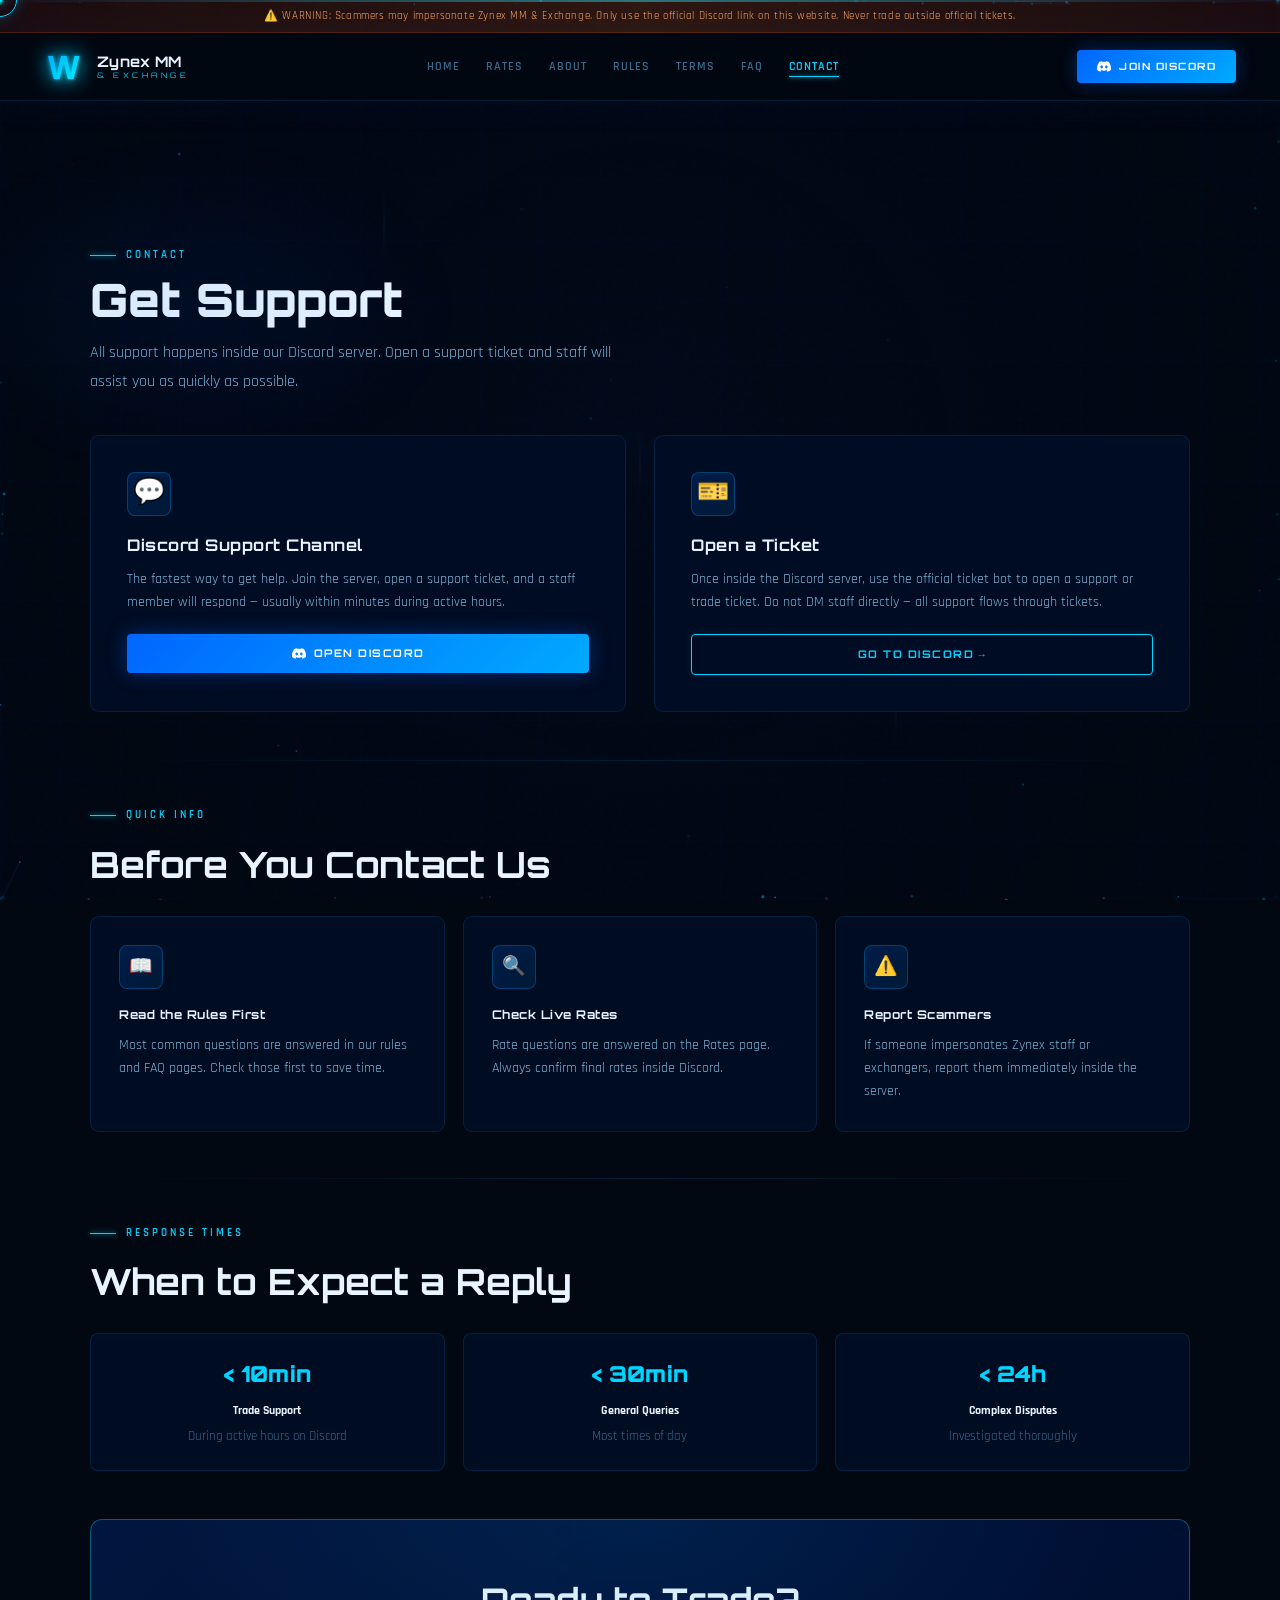
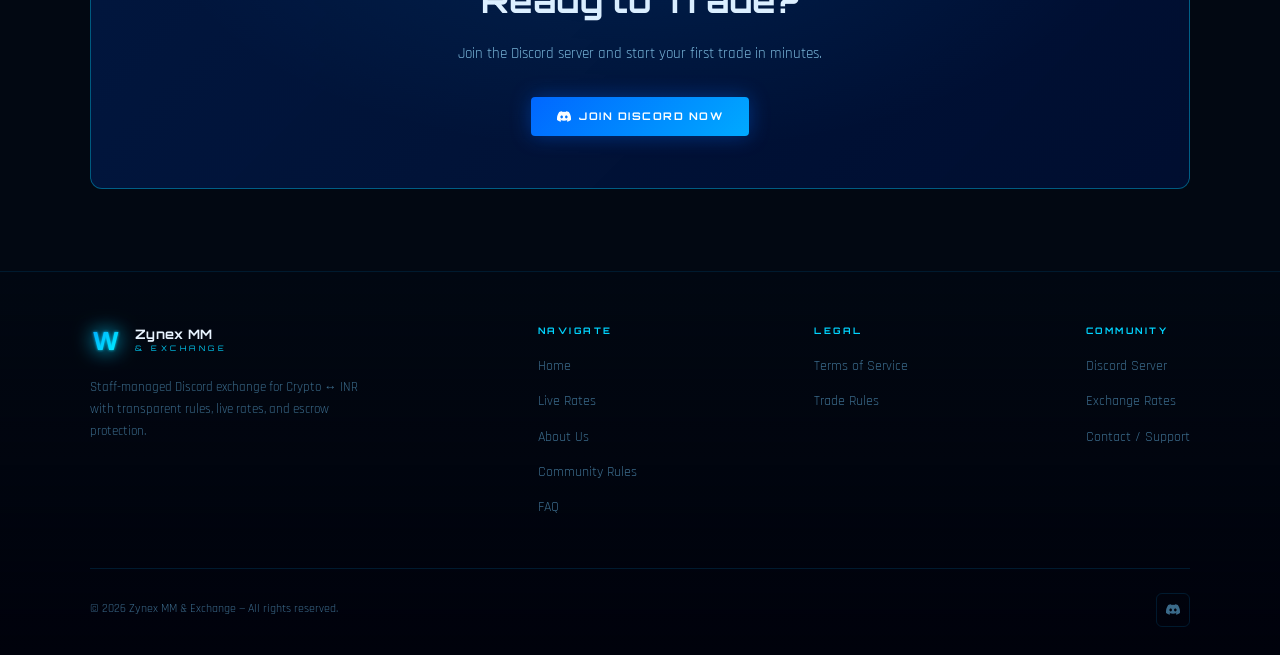
<file: contact.html>
<!DOCTYPE html>
<html lang="en">
<head>
<meta charset="UTF-8">
<meta name="viewport" content="width=device-width, initial-scale=1.0">
<title>Contact & Support — Zynex MM &amp; Exchange</title>
<style>/* ══════════════════════════════════════
   ZYNEX MM & EXCHANGE — SHARED STYLES
══════════════════════════════════════ */
@import url('https://fonts.googleapis.com/css2?family=Orbitron:wght@400;600;700;900&family=Rajdhani:wght@300;400;500;600;700&display=swap');

:root{
  --bg:#020812; --bg2:#040f1e; --bg3:#061428;
  --blue-deep:#001535; --blue-mid:#003080;
  --blue-accent:#0066ff; --blue-bright:#00aaff;
  --blue-glow:#00d4ff; --blue-neon:#00f5ff;
  --text:#e8f4ff; --text-dim:#7ab3d4; --text-muted:#3a6a8a;
  --border:rgba(0,170,255,0.14); --border-b:rgba(0,212,255,0.38);
  --card:rgba(0,25,60,0.68); --card2:rgba(0,14,38,0.85);
  --green:#00ff88; --red:#ff3355; --orange:#ff8c00;
  --gold:#ffd700;
}

*,*::before,*::after{box-sizing:border-box;margin:0;padding:0;}
html{scroll-behavior:smooth;}
*{cursor:none!important;}

/* ── CURSOR ── */
#ZCO{
  position:fixed;width:34px;height:34px;
  border:1.5px solid var(--blue-glow);
  border-radius:50%;pointer-events:none;z-index:99999;
  transform:translate(-50%,-50%);
  transition:width .2s,height .2s,border-color .2s,background .2s,opacity .15s;
  box-shadow:0 0 14px rgba(0,212,255,.28);
  will-change:left,top;
}
#ZCI{
  position:fixed;width:5px;height:5px;
  background:var(--blue-neon);border-radius:50%;
  pointer-events:none;z-index:99999;
  transform:translate(-50%,-50%);
  box-shadow:0 0 8px var(--blue-neon),0 0 18px rgba(0,245,255,.45);
  transition:transform .08s,background .15s;
  will-change:left,top;
}
#ZCT{
  position:fixed;width:3px;height:3px;
  background:rgba(0,212,255,.3);border-radius:50%;
  pointer-events:none;z-index:99998;
  transform:translate(-50%,-50%);
  will-change:left,top;
}
body.zcH #ZCO{width:50px;height:50px;border-color:var(--blue-neon);background:rgba(0,245,255,.04);}
body.zcC #ZCI{transform:translate(-50%,-50%) scale(3);}
body.zcH #ZCI{background:#fff;}

/* ── BASE ── */
body{
  background:var(--bg);color:var(--text);
  font-family:'Rajdhani',sans-serif;font-size:16px;line-height:1.65;
  overflow-x:hidden;
}
body::before{
  content:'';position:fixed;inset:0;
  background-image:url("data:image/svg+xml,%3Csvg viewBox='0 0 200 200' xmlns='http://www.w3.org/2000/svg'%3E%3Cfilter id='n'%3E%3CfeTurbulence type='fractalNoise' baseFrequency='.85' numOctaves='4'/%3E%3C/filter%3E%3Crect width='100%25' height='100%25' filter='url(%23n)' opacity='.025'/%3E%3C/svg%3E");
  pointer-events:none;z-index:1;opacity:.45;
}
body::after{
  content:'';position:fixed;inset:0;
  background-image:
    linear-gradient(rgba(0,100,255,.022) 1px,transparent 1px),
    linear-gradient(90deg,rgba(0,100,255,.022) 1px,transparent 1px);
  background-size:60px 60px;pointer-events:none;z-index:1;
}
#ZBG{position:fixed;inset:0;z-index:0;pointer-events:none;}
.zscan{
  position:fixed;top:0;left:0;right:0;height:2px;
  background:linear-gradient(90deg,transparent,rgba(0,212,255,.55),transparent);
  pointer-events:none;z-index:2;
  animation:zscan 12s linear infinite;
}
@keyframes zscan{0%{top:0;opacity:1}90%{opacity:.8}100%{top:100%;opacity:0}}
.zsite{position:relative;z-index:3;}

/* ── SCAM BAR ── */
.zscam{
  background:linear-gradient(90deg,rgba(255,55,0,.1),rgba(255,100,0,.18),rgba(255,55,0,.1));
  border-bottom:1px solid rgba(255,90,0,.22);
  text-align:center;padding:7px 20px;
  font-size:11px;letter-spacing:.6px;color:#ffaa66;
  animation:zscamanim 4s ease-in-out infinite;
}
@keyframes zscamanim{0%,100%{opacity:1}50%{opacity:.6}}

/* ── NAV ── */
.znav{
  position:sticky;top:0;z-index:100;
  display:flex;align-items:center;justify-content:space-between;
  padding:0 44px;height:68px;
  background:rgba(2,8,18,.94);
  backdrop-filter:blur(26px);-webkit-backdrop-filter:blur(26px);
  border-bottom:1px solid var(--border);
  box-shadow:0 0 40px rgba(0,70,180,.07);
}
.zlogo{display:flex;align-items:center;gap:13px;text-decoration:none;}
.zlogo-img{
  width:40px;height:40px;
  filter:drop-shadow(0 0 10px var(--blue-glow));
  animation:zlogopulse 3.5s ease-in-out infinite;
}
@keyframes zlogopulse{
  0%,100%{filter:drop-shadow(0 0 10px var(--blue-glow)) drop-shadow(0 0 20px rgba(0,212,255,.3))}
  50%{filter:drop-shadow(0 0 18px var(--blue-neon)) drop-shadow(0 0 38px rgba(0,245,255,.5))}
}
.zlogo-text{font-family:'Orbitron',monospace;font-size:14.5px;font-weight:700;color:var(--text);line-height:1.2;letter-spacing:.3px;}
.zlogo-text em{display:block;font-style:normal;font-size:7.5px;font-weight:400;color:var(--blue-glow);letter-spacing:3.5px;text-transform:uppercase;margin-top:1px;}
.znav-links{display:flex;align-items:center;gap:26px;list-style:none;}
.znav-links a{
  color:var(--text-muted);text-decoration:none;
  font-size:11.5px;font-weight:600;letter-spacing:1px;text-transform:uppercase;
  transition:color .2s;position:relative;padding-bottom:3px;
}
.znav-links a::after{
  content:'';position:absolute;bottom:0;left:0;
  width:0;height:1px;background:var(--blue-glow);
  transition:width .28s;box-shadow:0 0 5px var(--blue-glow);
}
.znav-links a:hover,.znav-links a.zon{color:var(--blue-glow);}
.znav-links a:hover::after,.znav-links a.zon::after{width:100%;}
.znav-dc{
  display:inline-flex;align-items:center;gap:8px;
  padding:8px 20px;border-radius:4px;
  font-family:'Orbitron',monospace;font-size:10px;font-weight:700;
  letter-spacing:1.5px;text-decoration:none;text-transform:uppercase;
  background:linear-gradient(135deg,var(--blue-accent),var(--blue-bright));
  color:#fff;box-shadow:0 0 18px rgba(0,102,255,.32);
  transition:all .28s;white-space:nowrap;
}
.znav-dc:hover{box-shadow:0 0 32px rgba(0,170,255,.55);transform:translateY(-1px);}
.zmob{display:none;background:none;border:none;color:var(--blue-glow);font-size:22px;padding:4px;}

/* ── BUTTONS ── */
.zbtn{
  display:inline-flex;align-items:center;gap:8px;
  padding:11px 26px;border-radius:4px;
  font-family:'Orbitron',monospace;font-size:10.5px;font-weight:700;
  letter-spacing:1.5px;text-decoration:none;text-transform:uppercase;
  transition:all .28s;border:none;
}
.zbtn-p{background:linear-gradient(135deg,var(--blue-accent),var(--blue-bright));color:#fff;box-shadow:0 0 20px rgba(0,102,255,.38);}
.zbtn-p:hover{box-shadow:0 0 38px rgba(0,170,255,.58);transform:translateY(-1px);}
.zbtn-o{background:transparent;color:var(--blue-glow);border:1px solid var(--blue-glow);box-shadow:0 0 8px rgba(0,212,255,.1);}
.zbtn-o:hover{background:rgba(0,212,255,.07);box-shadow:0 0 24px rgba(0,212,255,.28);}
.zbtn-g{background:rgba(0,100,255,.07);color:var(--text-dim);border:1px solid var(--border);}
.zbtn-g:hover{border-color:var(--border-b);color:var(--text);}
.zbtn-r{background:rgba(255,51,85,.1);color:#ff6680;border:1px solid rgba(255,51,85,.25);}
.zbtn-r:hover{background:rgba(255,51,85,.18);}

/* ── SECTION BASICS ── */
.zsec{padding:82px 44px;}
.zinn{max-width:1100px;margin:0 auto;}
.zinn-sm{max-width:760px;margin:0 auto;}
.zlabel{
  font-size:10.5px;font-weight:600;letter-spacing:3px;
  text-transform:uppercase;color:var(--blue-glow);
  margin-bottom:10px;display:flex;align-items:center;gap:10px;
}
.zlabel::before{content:'';width:26px;height:1px;background:var(--blue-glow);box-shadow:0 0 5px var(--blue-glow);}
.zh2{font-family:'Orbitron',monospace;font-size:clamp(22px,3vw,36px);font-weight:700;margin-bottom:12px;}
.zdesc{font-size:15px;color:var(--text-dim);max-width:500px;margin-bottom:48px;line-height:1.7;}

/* ── REVEAL ── */
.zrev{opacity:0;transform:translateY(26px);transition:opacity .68s ease,transform .68s ease;}
.zrev.zvis{opacity:1;transform:translateY(0);}
.zrev:nth-child(2){transition-delay:.08s;}
.zrev:nth-child(3){transition-delay:.16s;}
.zrev:nth-child(4){transition-delay:.24s;}
.zrev:nth-child(5){transition-delay:.32s;}
.zrev:nth-child(6){transition-delay:.40s;}

/* ── TICKER ── */
.zticker{overflow:hidden;background:rgba(0,14,38,.8);border-top:1px solid var(--border);border-bottom:1px solid var(--border);padding:9px 0;}
.zticker-track{display:flex;gap:52px;animation:ztk 30s linear infinite;width:max-content;}
.ztick-item{display:flex;align-items:center;gap:10px;white-space:nowrap;font-family:'Orbitron',monospace;font-size:11.5px;letter-spacing:.5px;}
.ztick-sym{color:var(--blue-glow);font-weight:700;}
.ztick-val{color:var(--text-dim);}
.ztick-chg{font-size:10.5px;}
.ztick-chg.up{color:var(--green);}
.ztick-chg.dn{color:var(--red);}
@keyframes ztk{0%{transform:translateX(0)}100%{transform:translateX(-50%)}}

/* ── STATS BAR ── */
.zstats{display:grid;grid-template-columns:repeat(4,1fr);gap:1px;background:var(--border);}
.zstat{background:var(--bg2);padding:28px 20px;text-align:center;position:relative;overflow:hidden;transition:background .28s;}
.zstat:hover{background:rgba(0,28,66,.8);}
.zstat::before{content:'';position:absolute;top:0;left:50%;transform:translateX(-50%);width:38%;height:1px;background:linear-gradient(90deg,transparent,var(--blue-glow),transparent);}
.zstat-num{font-family:'Orbitron',monospace;font-size:25px;font-weight:900;color:var(--blue-glow);text-shadow:0 0 20px rgba(0,212,255,.38);display:block;letter-spacing:-1px;}
.zstat-lbl{font-size:10px;color:var(--text-muted);letter-spacing:2px;text-transform:uppercase;margin-top:5px;display:block;}

/* ── CARDS ── */
.zcard{background:var(--card2);border:1px solid var(--border);border-radius:9px;padding:28px;transition:all .28s;}
.zcard:hover{border-color:var(--border-b);transform:translateY(-3px);box-shadow:0 16px 40px rgba(0,50,150,.18);}
.zcard-icon{width:44px;height:44px;background:linear-gradient(135deg,rgba(0,102,255,.18),rgba(0,170,255,.09));border:1px solid rgba(0,170,255,.28);border-radius:8px;display:flex;align-items:center;justify-content:center;font-size:19px;margin-bottom:16px;}
.zcard h3{font-family:'Orbitron',monospace;font-size:12px;font-weight:700;color:var(--text);margin-bottom:9px;letter-spacing:.5px;}
.zcard p{font-size:13.5px;color:var(--text-dim);line-height:1.7;}

/* ── STEP CARDS ── */
.zstep{background:var(--card);border:1px solid var(--border);border-radius:9px;padding:34px 26px;position:relative;overflow:hidden;transition:all .38s;}
.zstep::before{content:'';position:absolute;top:0;left:0;right:0;height:1px;background:linear-gradient(90deg,transparent,var(--blue-accent),transparent);opacity:0;transition:opacity .38s;}
.zstep:hover{border-color:rgba(0,170,255,.28);transform:translateY(-4px);box-shadow:0 20px 46px rgba(0,40,140,.2);}
.zstep:hover::before{opacity:1;}
.zstep-num{font-family:'Orbitron',monospace;font-size:44px;font-weight:900;color:rgba(0,170,255,.09);line-height:1;margin-bottom:14px;}
.zstep h3{font-family:'Orbitron',monospace;font-size:12.5px;font-weight:700;color:var(--blue-bright);margin-bottom:10px;letter-spacing:1px;}
.zstep p{font-size:14px;color:var(--text-dim);line-height:1.7;}

/* ── TABLE ── */
.ztbl-wrap{overflow-x:auto;border-radius:9px;border:1px solid var(--border);margin-bottom:6px;}
table{width:100%;border-collapse:collapse;font-size:13.5px;}
thead tr{background:linear-gradient(135deg,rgba(0,48,116,.58),rgba(0,28,76,.8));}
thead th{padding:13px 18px;text-align:left;font-family:'Orbitron',monospace;font-size:9px;font-weight:700;letter-spacing:1.5px;text-transform:uppercase;color:var(--blue-glow);border-bottom:1px solid var(--border);white-space:nowrap;}
tbody tr{border-bottom:1px solid rgba(0,100,255,.055);transition:background .18s;}
tbody tr:last-child{border-bottom:none;}
tbody tr:hover{background:rgba(0,100,255,.052);}
tbody td{padding:13px 18px;color:var(--text-dim);white-space:nowrap;}
tbody td:first-child{color:var(--text);font-weight:600;}
.zrv{color:#00e5ff!important;font-weight:700!important;font-family:'Orbitron',monospace;font-size:11px!important;}
.zlive{display:inline-flex;align-items:center;gap:5px;font-size:11px;color:var(--green);}
.zlive::before{content:'';width:5px;height:5px;border-radius:50%;background:var(--green);box-shadow:0 0 6px var(--green);animation:zpulse 2s ease-in-out infinite;}
@keyframes zpulse{0%,100%{opacity:1}50%{opacity:.2}}

/* ── FAQ ── */
.zfaq-item{border:1px solid var(--border);border-radius:7px;margin-bottom:10px;overflow:hidden;transition:border-color .28s;}
.zfaq-item:hover{border-color:rgba(0,170,255,.28);}
.zfaq-q{padding:18px 22px;font-weight:600;font-size:15px;display:flex;align-items:center;justify-content:space-between;gap:14px;user-select:none;background:var(--card2);transition:background .18s;}
.zfaq-q:hover{background:rgba(0,26,66,.6);}
.zfaq-arr{font-size:18px;color:var(--blue-glow);transition:transform .28s;flex-shrink:0;}
.zfaq-item.open .zfaq-arr{transform:rotate(45deg);}
.zfaq-body{max-height:0;overflow:hidden;transition:max-height .38s ease;}
.zfaq-item.open .zfaq-body{max-height:320px;}
.zfaq-ans{padding:0 22px 18px;font-size:14px;color:var(--text-dim);line-height:1.8;background:var(--card2);border-top:1px solid var(--border);}

/* ── CTA BANNER ── */
.zcta{
  background:linear-gradient(135deg,rgba(0,48,136,.38),rgba(0,18,68,.6));
  border:1px solid var(--border-b);border-radius:12px;
  padding:52px 44px;text-align:center;position:relative;overflow:hidden;
}
.zcta::before{content:'';position:absolute;inset:0;background:radial-gradient(ellipse at 50% 0%,rgba(0,148,255,.1),transparent 62%);pointer-events:none;}
.zcta h2{font-size:clamp(20px,3vw,34px);margin-bottom:14px;}
.zcta p{color:var(--text-dim);max-width:480px;margin:0 auto 30px;font-size:15px;}

/* ── PAGE HERO (inner pages) ── */
.zpage-hero{padding:64px 0 28px;position:relative;}
.zpage-hero::before{content:'';position:absolute;top:50%;left:-180px;width:560px;height:360px;background:radial-gradient(ellipse,rgba(0,90,255,.07),transparent 68%);transform:translateY(-50%);pointer-events:none;}
.zpage-h1{font-family:'Orbitron',monospace;font-size:clamp(24px,4vw,46px);font-weight:900;margin-bottom:14px;line-height:1.1;}
.zpage-lead{font-size:16px;color:var(--text-dim);max-width:560px;line-height:1.8;margin-bottom:10px;}
.zbadge{display:inline-flex;align-items:center;gap:7px;padding:5px 14px;border:1px solid rgba(0,212,255,.26);border-radius:20px;background:rgba(0,212,255,.05);font-size:10px;font-weight:600;letter-spacing:2px;text-transform:uppercase;color:var(--blue-glow);margin-top:14px;}
.zbadge::before{content:'';width:6px;height:6px;border-radius:50%;background:var(--green);box-shadow:0 0 7px var(--green);animation:zpulse 2s ease-in-out infinite;}
.zdivider{height:1px;background:linear-gradient(90deg,transparent,var(--border),transparent);margin:46px 0;}

/* ── FOOTER ── */
.zfoot{background:linear-gradient(0deg,rgba(0,2,12,1),transparent);border-top:1px solid var(--border);padding:52px 44px 28px;}
.zfoot-inner{max-width:1100px;margin:0 auto;}
.zfoot-top{display:flex;justify-content:space-between;align-items:flex-start;flex-wrap:wrap;gap:38px;padding-bottom:38px;border-bottom:1px solid var(--border);margin-bottom:24px;}
.zfoot-brand{max-width:270px;}
.zfoot-brand p{font-size:12.5px;color:var(--text-muted);margin-top:12px;line-height:1.75;}
.zfoot-col h4{font-family:'Orbitron',monospace;font-size:9px;font-weight:700;letter-spacing:2.5px;color:var(--blue-glow);margin-bottom:14px;text-transform:uppercase;}
.zfoot-col ul{list-style:none;}
.zfoot-col li{margin-bottom:9px;}
.zfoot-col a{color:var(--text-muted);text-decoration:none;font-size:13.5px;transition:color .2s;}
.zfoot-col a:hover{color:var(--blue-glow);}
.zfoot-bot{display:flex;justify-content:space-between;align-items:center;flex-wrap:wrap;gap:10px;font-size:11.5px;color:var(--text-muted);}
.zfoot-soc{display:flex;gap:8px;}
.zfoot-soc a{width:34px;height:34px;border:1px solid var(--border);border-radius:6px;display:flex;align-items:center;justify-content:center;color:var(--text-muted);text-decoration:none;font-size:14px;transition:all .2s;}
.zfoot-soc a:hover{border-color:var(--border-b);color:var(--blue-glow);}

/* ── ADMIN PANEL ── */
#zaLogin{display:none;position:fixed;inset:0;z-index:9998;background:rgba(0,4,14,.98);backdrop-filter:blur(32px);align-items:center;justify-content:center;}
#zaLogin.zon{display:flex;}
.zaLogin-box{background:var(--bg2);border:1px solid rgba(0,200,255,.28);border-radius:12px;padding:46px 40px;max-width:400px;width:100%;text-align:center;box-shadow:0 0 80px rgba(0,100,255,.2);}
.zaLogin-box h3{font-family:'Orbitron',monospace;font-size:18px;color:var(--blue-glow);margin-bottom:6px;letter-spacing:2px;}
.zaLogin-box p{font-size:10.5px;color:var(--text-muted);margin-bottom:26px;letter-spacing:1px;}
.zaLogin-inp{width:100%;background:rgba(0,8,26,.9);border:1px solid rgba(0,100,255,.28);border-radius:6px;padding:13px 16px;color:var(--text);font-size:15px;text-align:center;letter-spacing:3px;outline:none;margin-bottom:14px;font-family:monospace;transition:border-color .2s;}
.zaLogin-inp:focus{border-color:var(--blue-glow);}
.zaLogin-btn{width:100%;padding:13px;background:linear-gradient(135deg,var(--blue-accent),var(--blue-bright));border:none;border-radius:6px;color:#fff;font-family:'Orbitron',monospace;font-size:11px;font-weight:700;letter-spacing:2px;}
.zaLogin-err{color:#ff6666;font-size:12px;margin-top:10px;min-height:18px;}
#zaPanel{display:none;position:fixed;inset:0;z-index:9999;background:rgba(0,4,14,.97);backdrop-filter:blur(22px);overflow-y:auto;}
#zaPanel.zon{display:flex;align-items:flex-start;justify-content:center;padding:36px 18px;}
.zaPanel-w{width:100%;max-width:940px;background:var(--bg2);border:1px solid rgba(0,200,255,.26);border-radius:12px;overflow:hidden;box-shadow:0 0 90px rgba(0,170,255,.16);}
.zaPanel-head{background:linear-gradient(135deg,rgba(0,48,118,.8),rgba(0,18,54,.9));padding:20px 30px;display:flex;align-items:center;justify-content:space-between;border-bottom:1px solid rgba(0,200,255,.18);}
.zaPanel-head h2{font-family:'Orbitron',monospace;font-size:14px;font-weight:700;color:var(--blue-glow);letter-spacing:2px;margin:0;}
.zaPanel-close{width:33px;height:33px;background:rgba(255,60,60,.1);border:1px solid rgba(255,60,60,.25);border-radius:6px;color:#ff6666;font-size:16px;display:flex;align-items:center;justify-content:center;transition:all .2s;}
.zaPanel-close:hover{background:rgba(255,60,60,.26);}
.zaPanel-body{padding:26px;}
.za-tabs{display:flex;gap:3px;margin-bottom:22px;border-bottom:1px solid var(--border);overflow-x:auto;}
.za-tab{padding:8px 17px;font-family:'Orbitron',monospace;font-size:9px;font-weight:700;letter-spacing:1px;text-transform:uppercase;border-radius:4px 4px 0 0;color:var(--text-muted);border:1px solid transparent;border-bottom:none;transition:all .18s;white-space:nowrap;}
.za-tab:hover{color:var(--blue-glow);}
.za-tab.zon{color:var(--blue-glow);background:rgba(0,100,255,.08);border-color:var(--border);border-bottom-color:var(--bg2);}
.za-sec{display:none;}
.za-sec.zon{display:block;}
.za-group{background:rgba(0,12,34,.6);border:1px solid var(--border);border-radius:8px;padding:20px;margin-bottom:16px;}
.za-gtitle{font-family:'Orbitron',monospace;font-size:9.5px;font-weight:700;letter-spacing:1.5px;color:var(--blue-bright);text-transform:uppercase;margin-bottom:14px;padding-bottom:8px;border-bottom:1px solid var(--border);}
.za-field{margin-bottom:12px;}
.za-field label{display:block;font-size:11px;font-weight:600;color:var(--text-dim);margin-bottom:4px;}
.za-inp{width:100%;background:rgba(0,7,22,.8);border:1px solid rgba(0,100,255,.18);border-radius:4px;padding:8px 11px;color:var(--text);font-family:'Rajdhani',sans-serif;font-size:13.5px;outline:none;transition:border-color .18s;}
.za-inp:focus{border-color:var(--blue-glow);}
.za-2col{display:grid;grid-template-columns:1fr 1fr;gap:12px;}
.za-save{width:100%;padding:12px;background:linear-gradient(135deg,var(--blue-accent),var(--blue-bright));border:none;border-radius:6px;color:#fff;font-family:'Orbitron',monospace;font-size:10.5px;font-weight:700;letter-spacing:2px;text-transform:uppercase;margin-top:5px;transition:all .28s;box-shadow:0 0 16px rgba(0,100,255,.25);}
.za-save:hover{box-shadow:0 0 30px rgba(0,170,255,.44);transform:translateY(-1px);}
.za-notice{display:none;padding:10px 13px;background:rgba(0,255,100,.07);border:1px solid rgba(0,255,100,.18);border-radius:4px;color:#4dff91;font-size:12px;font-weight:600;margin-bottom:12px;letter-spacing:.3px;}
.za-notice.zon{display:block;}

/* ── RESPONSIVE ── */
@media(max-width:960px){
  .z3col{grid-template-columns:repeat(2,1fr)!important;}
  .z4col{grid-template-columns:repeat(2,1fr)!important;}
  .zstats{grid-template-columns:repeat(2,1fr)!important;}
}
@media(max-width:700px){
  .znav{padding:0 18px;}
  .znav-links{display:none;}
  .znav-links.zmopen{display:flex;flex-direction:column;position:fixed;top:68px;left:0;right:0;background:rgba(2,8,18,.97);padding:20px;gap:16px;border-bottom:1px solid var(--border);z-index:99;}
  .zmob{display:block;}
  .zsec{padding:62px 18px;}
  .zfoot{padding:38px 18px 22px;}
  .zfoot-top{flex-direction:column;}
  .za-2col{grid-template-columns:1fr;}
  .zcta{padding:36px 22px;}
  .z3col,.z4col,.zstats{grid-template-columns:1fr!important;}
}
</style>
</head>
<body>

<div id="ZCO"></div><div id="ZCI"></div><div id="ZCT"></div>
<canvas id="ZBG"></canvas><div class="zscan"></div>
<div class="zsite">
<div class="zscam" id="zscamBar">⚠️ WARNING: Scammers may impersonate Zynex MM &amp; Exchange. Only use the official Discord link on this website. Never trade outside official tickets.</div>
<nav class="znav">
  <a href="index.html" class="zlogo">
    <img class="zlogo-img" src="[data-uri]" alt="Zynex">
    <div class="zlogo-text">Zynex MM<em>&amp; Exchange</em></div>
  </a>
  <ul class="znav-links" id="znl"><li><a href="index.html" class="">Home</a></li>
<li><a href="rates.html" class="">Rates</a></li>
<li><a href="about.html" class="">About</a></li>
<li><a href="rules.html" class="">Rules</a></li>
<li><a href="terms.html" class="">Terms</a></li>
<li><a href="faq.html" class="">FAQ</a></li>
<li><a href="contact.html" class="zon">Contact</a></li></ul>
  <div style="display:flex;align-items:center;gap:10px;">
    <a href="https://discord.gg/MnWc4d2F76" class="znav-dc" target="_blank"><svg width="14" height="11" viewBox="0 0 71 55" fill="currentColor"><path d="M60.1 4.9A58.5 58.5 0 0045.6.9a40 40 0 00-1.8 3.7 54.2 54.2 0 00-16.2 0A38.6 38.6 0 0025.7.9 58.4 58.4 0 0011 5C1.6 18.7-1 32 .3 45.1a59 59 0 0017.9 9.1 42.5 42.5 0 003.7-6 38.4 38.4 0 01-5.8-2.8l1.4-1.1a42 42 0 0036.1 0l1.4 1.1a38 38 0 01-5.9 2.8 42.5 42.5 0 003.7 6.1 58.7 58.7 0 0017.9-9.1C72.2 30 68.5 16.9 60.1 4.9zM23.7 37.3c-3.5 0-6.4-3.2-6.4-7.2s2.8-7.2 6.4-7.2c3.5 0 6.4 3.2 6.4 7.2s-3 7.2-6.4 7.2zm23.6 0c-3.5 0-6.4-3.2-6.4-7.2s2.8-7.2 6.4-7.2c3.5 0 6.4 3.2 6.4 7.2s-3 7.2-6.4 7.2z"/></svg> Join Discord</a>
    <button class="zmob" onclick="ztoggleNav()">☰</button>
  </div>
</nav>

<section class="zsec">
  <div class="zinn">
    <div class="zpage-hero">
      <div class="zlabel">Contact</div>
      <h1 class="zpage-h1">Get Support</h1>
      <p class="zpage-lead">All support happens inside our Discord server. Open a support ticket and staff will assist you as quickly as possible.</p>
    </div>
    <div style="display:grid;grid-template-columns:1fr 1fr;gap:28px;margin-bottom:48px;" class="z3col">
      <div class="zcard zrev" style="padding:36px;">
        <div class="zcard-icon" style="font-size:26px;">💬</div>
        <h3 style="font-size:16px;margin-bottom:10px;">Discord Support Channel</h3>
        <p style="margin-bottom:20px;">The fastest way to get help. Join the server, open a support ticket, and a staff member will respond — usually within minutes during active hours.</p>
        <a href="https://discord.gg/MnWc4d2F76" class="zbtn zbtn-p" target="_blank" style="width:100%;justify-content:center;"><svg width="14" height="11" viewBox="0 0 71 55" fill="currentColor"><path d="M60.1 4.9A58.5 58.5 0 0045.6.9a40 40 0 00-1.8 3.7 54.2 54.2 0 00-16.2 0A38.6 38.6 0 0025.7.9 58.4 58.4 0 0011 5C1.6 18.7-1 32 .3 45.1a59 59 0 0017.9 9.1 42.5 42.5 0 003.7-6 38.4 38.4 0 01-5.8-2.8l1.4-1.1a42 42 0 0036.1 0l1.4 1.1a38 38 0 01-5.9 2.8 42.5 42.5 0 003.7 6.1 58.7 58.7 0 0017.9-9.1C72.2 30 68.5 16.9 60.1 4.9zM23.7 37.3c-3.5 0-6.4-3.2-6.4-7.2s2.8-7.2 6.4-7.2c3.5 0 6.4 3.2 6.4 7.2s-3 7.2-6.4 7.2zm23.6 0c-3.5 0-6.4-3.2-6.4-7.2s2.8-7.2 6.4-7.2c3.5 0 6.4 3.2 6.4 7.2s-3 7.2-6.4 7.2z"/></svg> Open Discord</a>
      </div>
      <div class="zcard zrev" style="padding:36px;">
        <div class="zcard-icon" style="font-size:26px;">🎫</div>
        <h3 style="font-size:16px;margin-bottom:10px;">Open a Ticket</h3>
        <p style="margin-bottom:20px;">Once inside the Discord server, use the official ticket bot to open a support or trade ticket. Do not DM staff directly — all support flows through tickets.</p>
        <a href="https://discord.gg/MnWc4d2F76" class="zbtn zbtn-o" target="_blank" style="width:100%;justify-content:center;">Go to Discord →</a>
      </div>
    </div>
    <div class="zdivider"></div>
    <div style="margin-bottom:44px;">
      <div class="zlabel">Quick Info</div>
      <h2 class="zh2">Before You Contact Us</h2>
      <div style="display:grid;grid-template-columns:repeat(3,1fr);gap:18px;margin-top:22px;" class="z3col">
        <div class="zcard zrev"><div class="zcard-icon">📖</div><h3>Read the Rules First</h3><p>Most common questions are answered in our rules and FAQ pages. Check those first to save time.</p></div><div class="zcard zrev"><div class="zcard-icon">🔍</div><h3>Check Live Rates</h3><p>Rate questions are answered on the Rates page. Always confirm final rates inside Discord.</p></div><div class="zcard zrev"><div class="zcard-icon">⚠️</div><h3>Report Scammers</h3><p>If someone impersonates Zynex staff or exchangers, report them immediately inside the server.</p></div>
      </div>
    </div>
    <div class="zdivider"></div>
    <div>
      <div class="zlabel">Response Times</div>
      <h2 class="zh2">When to Expect a Reply</h2>
      <div style="display:grid;grid-template-columns:repeat(3,1fr);gap:18px;margin-top:22px;" class="z3col">
        <div style="background:var(--card2);border:1px solid var(--border);border-radius:8px;padding:22px;text-align:center;" class="zrev"><div style="font-family:Orbitron,monospace;font-size:22px;font-weight:900;color:var(--blue-glow);margin-bottom:8px;">&lt; 10min</div><div style="font-size:12px;font-weight:700;color:var(--text);margin-bottom:6px;">Trade Support</div><div style="font-size:13px;color:var(--text-muted);">During active hours on Discord</div></div><div style="background:var(--card2);border:1px solid var(--border);border-radius:8px;padding:22px;text-align:center;" class="zrev"><div style="font-family:Orbitron,monospace;font-size:22px;font-weight:900;color:var(--blue-glow);margin-bottom:8px;">&lt; 30min</div><div style="font-size:12px;font-weight:700;color:var(--text);margin-bottom:6px;">General Queries</div><div style="font-size:13px;color:var(--text-muted);">Most times of day</div></div><div style="background:var(--card2);border:1px solid var(--border);border-radius:8px;padding:22px;text-align:center;" class="zrev"><div style="font-family:Orbitron,monospace;font-size:22px;font-weight:900;color:var(--blue-glow);margin-bottom:8px;">&lt; 24h</div><div style="font-size:12px;font-weight:700;color:var(--text);margin-bottom:6px;">Complex Disputes</div><div style="font-size:13px;color:var(--text-muted);">Investigated thoroughly</div></div>
      </div>
    </div>
    <div class="zcta zrev" style="margin-top:48px;">
      <h2 class="zh2">Ready to Trade?</h2>
      <p>Join the Discord server and start your first trade in minutes.</p>
      <a href="https://discord.gg/MnWc4d2F76" class="zbtn zbtn-p" target="_blank"><svg width="14" height="11" viewBox="0 0 71 55" fill="currentColor"><path d="M60.1 4.9A58.5 58.5 0 0045.6.9a40 40 0 00-1.8 3.7 54.2 54.2 0 00-16.2 0A38.6 38.6 0 0025.7.9 58.4 58.4 0 0011 5C1.6 18.7-1 32 .3 45.1a59 59 0 0017.9 9.1 42.5 42.5 0 003.7-6 38.4 38.4 0 01-5.8-2.8l1.4-1.1a42 42 0 0036.1 0l1.4 1.1a38 38 0 01-5.9 2.8 42.5 42.5 0 003.7 6.1 58.7 58.7 0 0017.9-9.1C72.2 30 68.5 16.9 60.1 4.9zM23.7 37.3c-3.5 0-6.4-3.2-6.4-7.2s2.8-7.2 6.4-7.2c3.5 0 6.4 3.2 6.4 7.2s-3 7.2-6.4 7.2zm23.6 0c-3.5 0-6.4-3.2-6.4-7.2s2.8-7.2 6.4-7.2c3.5 0 6.4 3.2 6.4 7.2s-3 7.2-6.4 7.2z"/></svg> Join Discord Now</a>
    </div>
  </div>
</section>

<footer class="zfoot">
  <div class="zfoot-inner">
    <div class="zfoot-top">
      <div class="zfoot-brand">
        <a href="index.html" class="zlogo" style="display:inline-flex;margin-bottom:4px;">
          <img class="zlogo-img" src="[data-uri]" alt="Zynex" style="width:32px;height:32px;">
          <div class="zlogo-text" style="font-size:13px;">Zynex MM<em>&amp; Exchange</em></div>
        </a>
        <p>Staff-managed Discord exchange for Crypto ↔ INR with transparent rules, live rates, and escrow protection.</p>
      </div>
      <div class="zfoot-col"><h4>Navigate</h4><ul>
        <li><a href="index.html">Home</a></li>
        <li><a href="rates.html">Live Rates</a></li>
        <li><a href="about.html">About Us</a></li>
        <li><a href="rules.html">Community Rules</a></li>
        <li><a href="faq.html">FAQ</a></li>
      </ul></div>
      <div class="zfoot-col"><h4>Legal</h4><ul>
        <li><a href="terms.html">Terms of Service</a></li>
        <li><a href="rules.html">Trade Rules</a></li>
      </ul></div>
      <div class="zfoot-col"><h4>Community</h4><ul>
        <li><a href="https://discord.gg/MnWc4d2F76" target="_blank">Discord Server</a></li>
        <li><a href="rates.html">Exchange Rates</a></li>
        <li><a href="contact.html">Contact / Support</a></li>
      </ul></div>
    </div>
    <div class="zfoot-bot">
      <span>© 2026 Zynex MM &amp; Exchange — All rights reserved.</span>
      <div class="zfoot-soc">
        <a href="https://discord.gg/MnWc4d2F76" target="_blank" title="Discord"><svg width="14" height="11" viewBox="0 0 71 55" fill="currentColor"><path d="M60.1 4.9A58.5 58.5 0 0045.6.9a40 40 0 00-1.8 3.7 54.2 54.2 0 00-16.2 0A38.6 38.6 0 0025.7.9 58.4 58.4 0 0011 5C1.6 18.7-1 32 .3 45.1a59 59 0 0017.9 9.1 42.5 42.5 0 003.7-6 38.4 38.4 0 01-5.8-2.8l1.4-1.1a42 42 0 0036.1 0l1.4 1.1a38 38 0 01-5.9 2.8 42.5 42.5 0 003.7 6.1 58.7 58.7 0 0017.9-9.1C72.2 30 68.5 16.9 60.1 4.9zM23.7 37.3c-3.5 0-6.4-3.2-6.4-7.2s2.8-7.2 6.4-7.2c3.5 0 6.4 3.2 6.4 7.2s-3 7.2-6.4 7.2zm23.6 0c-3.5 0-6.4-3.2-6.4-7.2s2.8-7.2 6.4-7.2c3.5 0 6.4 3.2 6.4 7.2s-3 7.2-6.4 7.2z"/></svg></a>
      </div>
    </div>
  </div>
</footer>
</div>

<script>/* ═══════════════════════════════════════
   ZYNEX MM & EXCHANGE — SHARED JS
   Cursor · Canvas · Reveal · FAQ · Admin
═══════════════════════════════════════ */

(function(){
  /* ── CURSOR ── */
  const co = document.getElementById('ZCO');
  const ci = document.getElementById('ZCI');
  const ct = document.getElementById('ZCT');
  let mx=0, my=0, ox=0, oy=0, tx=0, ty=0;

  document.addEventListener('mousemove', e => {
    mx = e.clientX; my = e.clientY;
    ci.style.left = mx + 'px'; ci.style.top = my + 'px';
    if(ct){ ct.style.left = mx + 'px'; ct.style.top = my + 'px'; }
  });

  (function animCursor(){
    ox += (mx - ox) * 0.11;
    oy += (my - oy) * 0.11;
    co.style.left = ox + 'px';
    co.style.top  = oy + 'px';
    requestAnimationFrame(animCursor);
  })();

  document.addEventListener('mousedown', () => document.body.classList.add('zcC'));
  document.addEventListener('mouseup',   () => document.body.classList.remove('zcC'));

  function bindHover(sel){
    document.querySelectorAll(sel).forEach(el => {
      el.addEventListener('mouseenter', () => document.body.classList.add('zcH'));
      el.addEventListener('mouseleave', () => document.body.classList.remove('zcH'));
    });
  }
  bindHover('a, button, .zstep, .zcard, .zfaq-q, .za-tab, .zstat, .ztbl-wrap tbody tr, [data-hover]');

  /* ── CANVAS BG ── */
  const cv = document.getElementById('ZBG');
  if(!cv) return;
  const ctx = cv.getContext('2d');
  let W, H, pts = [], raf;

  function resize(){
    W = cv.width = window.innerWidth;
    H = cv.height = window.innerHeight;
  }
  resize();
  window.addEventListener('resize', resize);

  for(let i = 0; i < 110; i++){
    pts.push({
      x: Math.random() * 2200, y: Math.random() * 2200,
      vx: (Math.random() - 0.5) * 0.22,
      vy: (Math.random() - 0.5) * 0.22,
      r: Math.random() * 1.3 + 0.3,
      a: Math.random() * 0.42 + 0.1,
      p: Math.random() * Math.PI * 2
    });
  }

  let t = 0;
  function draw(){
    ctx.clearRect(0, 0, W, H);

    /* deep radial gradient */
    const g = ctx.createRadialGradient(W/2, H/2, 0, W/2, H/2, Math.max(W, H));
    g.addColorStop(0, 'rgba(0,18,56,.22)');
    g.addColorStop(1, 'rgba(0,0,0,0)');
    ctx.fillStyle = g; ctx.fillRect(0, 0, W, H);

    t += 0.0038;

    /* connection lines */
    for(let i = 0; i < pts.length; i++){
      for(let j = i + 1; j < pts.length; j++){
        const dx = pts[i].x - pts[j].x, dy = pts[i].y - pts[j].y;
        const d = Math.hypot(dx, dy);
        if(d < 140){
          ctx.beginPath();
          ctx.strokeStyle = `rgba(0,140,255,${0.055 * (1 - d/140)})`;
          ctx.lineWidth = 0.5;
          ctx.moveTo(pts[i].x, pts[i].y);
          ctx.lineTo(pts[j].x, pts[j].y);
          ctx.stroke();
        }
      }
    }

    /* particles */
    pts.forEach(p => {
      p.x += p.vx; p.y += p.vy; p.p += 0.016;
      if(p.x < 0) p.x = W; if(p.x > W) p.x = 0;
      if(p.y < 0) p.y = H; if(p.y > H) p.y = 0;
      ctx.beginPath();
      ctx.arc(p.x, p.y, p.r, 0, Math.PI * 2);
      ctx.fillStyle = `rgba(0,195,255,${p.a * (0.6 + 0.4 * Math.sin(p.p))})`;
      ctx.fill();
    });

    /* slow hex rings */
    [[0.1,0.2,220],[0.86,0.28,300],[0.28,0.76,180],[0.7,0.55,250],[0.5,0.1,160]].forEach(([rx,ry,rb], i) => {
      const cx2 = W * rx, cy2 = H * ry;
      const r = rb + Math.sin(t + i) * 14;
      ctx.beginPath(); ctx.arc(cx2, cy2, r, 0, Math.PI*2);
      ctx.strokeStyle = `rgba(0,80,210,${0.022 + 0.008 * Math.sin(t + i)})`;
      ctx.lineWidth = 1; ctx.stroke();
      ctx.beginPath(); ctx.arc(cx2, cy2, r * 0.54, 0, Math.PI*2);
      ctx.strokeStyle = `rgba(0,150,255,${0.014 + 0.006 * Math.sin(t - i)})`;
      ctx.stroke();
    });

    /* data streams */
    for(let i = 0; i < 5; i++){
      const sx = W / 5 * i + W / 10;
      const sy = ((t * 62 + i * 240) % (H + 160)) - 80;
      const gs = ctx.createLinearGradient(sx, sy, sx, sy + 110);
      gs.addColorStop(0, 'transparent');
      gs.addColorStop(0.5, 'rgba(0,180,255,.09)');
      gs.addColorStop(1, 'transparent');
      ctx.beginPath();
      ctx.strokeStyle = gs; ctx.lineWidth = 1;
      ctx.moveTo(sx, sy); ctx.lineTo(sx, sy + 110); ctx.stroke();
    }

    /* mouse glow */
    if(mx && my){
      const mg = ctx.createRadialGradient(mx, my, 0, mx, my, 200);
      mg.addColorStop(0, 'rgba(0,130,255,.04)');
      mg.addColorStop(1, 'transparent');
      ctx.fillStyle = mg; ctx.fillRect(0, 0, W, H);
    }

    requestAnimationFrame(draw);
  }
  draw();

  /* ── SCROLL REVEAL ── */
  const obs = new IntersectionObserver(entries => {
    entries.forEach(e => { if(e.isIntersecting) e.target.classList.add('zvis'); });
  }, { threshold: 0.1 });
  document.querySelectorAll('.zrev').forEach(el => obs.observe(el));

  /* ── FAQ ── */
  function bindFAQ(){
    document.querySelectorAll('.zfaq-q').forEach(q => {
      q.onclick = () => {
        const item = q.parentElement;
        const wasOpen = item.classList.contains('open');
        document.querySelectorAll('.zfaq-item').forEach(i => i.classList.remove('open'));
        if(!wasOpen) item.classList.add('open');
      };
    });
  }
  bindFAQ();

  /* ── MOBILE NAV ── */
  window.ztoggleNav = function(){
    const nl = document.getElementById('znl');
    if(nl) nl.classList.toggle('zmopen');
  };

  /* ══════════════════════════
     ADMIN PANEL SYSTEM
     Shortcut: Ctrl+Shift+Z
     Password: Zy$n3x#4dm!N@2026
  ══════════════════════════ */
  const Z_PW = 'Zy$n3x#4dm!N@2026';
  const loginEl  = document.getElementById('zaLogin');
  const panelEl  = document.getElementById('zaPanel');
  const pwInpEl  = document.getElementById('zaPwInp');
  const errEl    = document.getElementById('zaErr');
  const noticeEl = document.getElementById('zaNotice');

  if(!loginEl || !panelEl) return; /* admin not on this page */

  document.addEventListener('keydown', e => {
    if(e.ctrlKey && e.shiftKey && e.key === 'Z'){
      e.preventDefault();
      loginEl.classList.add('zon');
      setTimeout(() => pwInpEl && pwInpEl.focus(), 80);
    }
    if(e.key === 'Escape'){
      loginEl.classList.remove('zon');
      panelEl.classList.remove('zon');
    }
  });

  if(pwInpEl) pwInpEl.addEventListener('keydown', e => { if(e.key === 'Enter') window.zaLogin(); });

  window.zaLogin = function(){
    if(!pwInpEl) return;
    if(pwInpEl.value === Z_PW){
      loginEl.classList.remove('zon');
      panelEl.classList.add('zon');
      pwInpEl.value = '';
      if(typeof window.zaLoadFAQ === 'function') window.zaLoadFAQ();
    } else {
      if(errEl) errEl.textContent = '✗ Wrong password. Access denied.';
      pwInpEl.value = '';
      pwInpEl.style.borderColor = 'rgba(255,60,60,.6)';
      setTimeout(() => { pwInpEl.style.borderColor = ''; if(errEl) errEl.textContent = ''; }, 2200);
    }
  };

  window.zaClose = function(){
    panelEl.classList.remove('zon');
  };

  window.zaTab = function(id, el){
    document.querySelectorAll('.za-sec').forEach(s => s.classList.remove('zon'));
    document.querySelectorAll('.za-tab').forEach(t => t.classList.remove('zon'));
    const sec = document.getElementById(id);
    if(sec) sec.classList.add('zon');
    el.classList.add('zon');
  };

  window.zaNotify = function(){
    if(!noticeEl) return;
    noticeEl.classList.add('zon');
    setTimeout(() => noticeEl.classList.remove('zon'), 3000);
  };

  /* helpers to sync admin inputs → page elements */
  window.zaSync = function(pairs){
    pairs.forEach(([aid, bid]) => {
      const a = document.getElementById(aid), b = document.getElementById(bid);
      if(a && b) b.textContent = a.value;
    });
    window.zaNotify();
  };

  window.zaHTML = function(pairs){
    pairs.forEach(([aid, bid]) => {
      const a = document.getElementById(aid), b = document.getElementById(bid);
      if(a && b) b.innerHTML = a.value;
    });
    window.zaNotify();
  };

  /* ── FAQ EDITOR (admin) ── */
  let zaFaqData = [];

  window.zaLoadFAQ = function(){
    zaFaqData = Array.from(document.querySelectorAll('#zfaqList .zfaq-item')).map(el => ({
      q: el.querySelector('.zfaq-q')?.childNodes[0]?.textContent?.trim() || '',
      a: el.querySelector('.zfaq-ans')?.textContent?.trim() || ''
    }));
    renderFaqEditor();
  };

  function renderFaqEditor(){
    const ed = document.getElementById('zaFaqEd');
    if(!ed) return;
    ed.innerHTML = zaFaqData.map((it, i) => `
      <div class="za-group" style="margin-bottom:10px;padding:14px;">
        <div style="display:flex;justify-content:space-between;margin-bottom:10px;">
          <span style="font-family:Orbitron,monospace;font-size:10px;color:var(--blue-glow);font-weight:700;">FAQ #${i+1}</span>
          <button onclick="zaRemFaq(${i})" style="background:rgba(255,50,50,.1);border:1px solid rgba(255,50,50,.2);border-radius:3px;color:#ff8888;padding:3px 10px;font-size:10px;">Remove</button>
        </div>
        <div class="za-field"><label>Question</label><input class="za-inp" id="zfq${i}" value="${it.q.replace(/"/g,'&quot;')}"></div>
        <div class="za-field"><label>Answer</label><input class="za-inp" id="zfa${i}" value="${it.a.replace(/"/g,'&quot;')}"></div>
      </div>`).join('');
  }

  window.zaAddFaq = function(){
    zaFaqData.push({ q: 'New Question', a: 'New Answer' });
    renderFaqEditor();
  };

  window.zaRemFaq = function(i){
    zaFaqData.splice(i, 1);
    renderFaqEditor();
  };

  window.zaSaveFaq = function(){
    zaFaqData = zaFaqData.map((_, i) => ({
      q: document.getElementById('zfq'+i)?.value || '',
      a: document.getElementById('zfa'+i)?.value || ''
    }));
    const list = document.getElementById('zfaqList');
    if(!list) return;
    list.innerHTML = zaFaqData.map(it =>
      `<div class="zfaq-item">
        <div class="zfaq-q">${it.q} <span class="zfaq-arr">+</span></div>
        <div class="zfaq-body"><div class="zfaq-ans">${it.a}</div></div>
      </div>`).join('');
    bindFAQ();
    window.zaNotify();
  };

})();
</script>
</body>
</html>
</file>
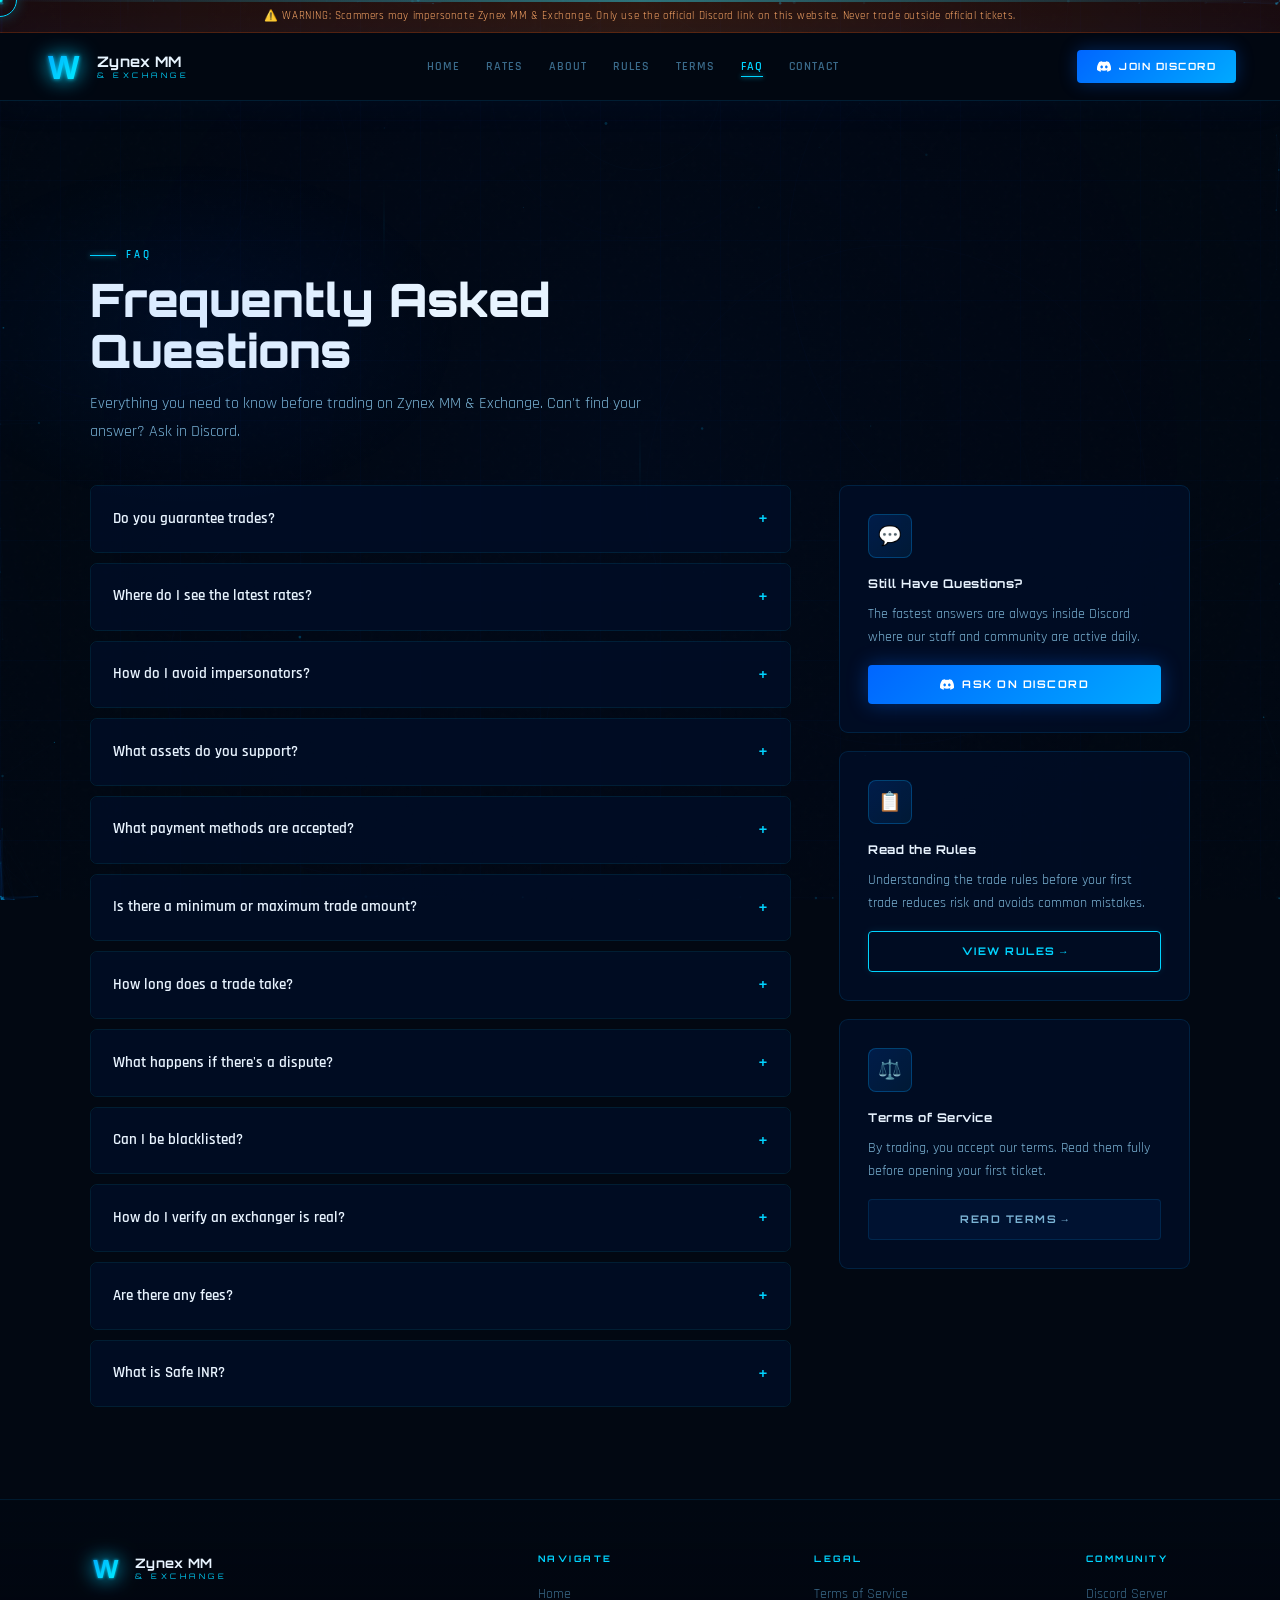
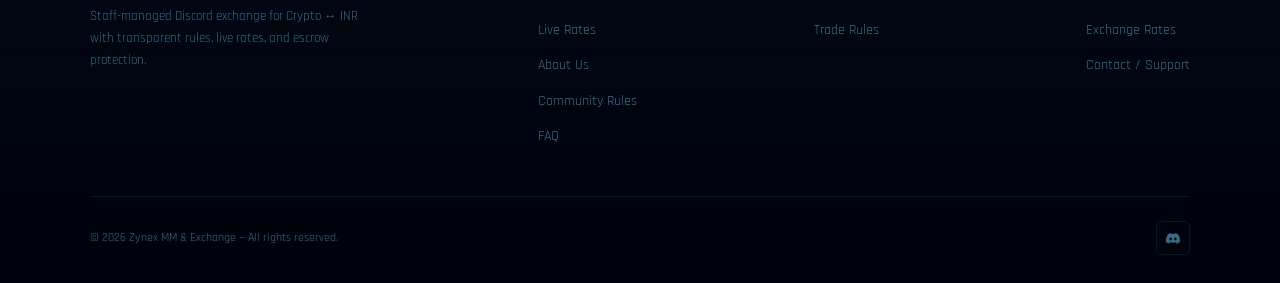
<file: faq.html>
<!DOCTYPE html>
<html lang="en">
<head>
<meta charset="UTF-8">
<meta name="viewport" content="width=device-width, initial-scale=1.0">
<title>FAQ — Zynex MM &amp; Exchange</title>
<style>/* ══════════════════════════════════════
   ZYNEX MM & EXCHANGE — SHARED STYLES
══════════════════════════════════════ */
@import url('https://fonts.googleapis.com/css2?family=Orbitron:wght@400;600;700;900&family=Rajdhani:wght@300;400;500;600;700&display=swap');

:root{
  --bg:#020812; --bg2:#040f1e; --bg3:#061428;
  --blue-deep:#001535; --blue-mid:#003080;
  --blue-accent:#0066ff; --blue-bright:#00aaff;
  --blue-glow:#00d4ff; --blue-neon:#00f5ff;
  --text:#e8f4ff; --text-dim:#7ab3d4; --text-muted:#3a6a8a;
  --border:rgba(0,170,255,0.14); --border-b:rgba(0,212,255,0.38);
  --card:rgba(0,25,60,0.68); --card2:rgba(0,14,38,0.85);
  --green:#00ff88; --red:#ff3355; --orange:#ff8c00;
  --gold:#ffd700;
}

*,*::before,*::after{box-sizing:border-box;margin:0;padding:0;}
html{scroll-behavior:smooth;}
*{cursor:none!important;}

/* ── CURSOR ── */
#ZCO{
  position:fixed;width:34px;height:34px;
  border:1.5px solid var(--blue-glow);
  border-radius:50%;pointer-events:none;z-index:99999;
  transform:translate(-50%,-50%);
  transition:width .2s,height .2s,border-color .2s,background .2s,opacity .15s;
  box-shadow:0 0 14px rgba(0,212,255,.28);
  will-change:left,top;
}
#ZCI{
  position:fixed;width:5px;height:5px;
  background:var(--blue-neon);border-radius:50%;
  pointer-events:none;z-index:99999;
  transform:translate(-50%,-50%);
  box-shadow:0 0 8px var(--blue-neon),0 0 18px rgba(0,245,255,.45);
  transition:transform .08s,background .15s;
  will-change:left,top;
}
#ZCT{
  position:fixed;width:3px;height:3px;
  background:rgba(0,212,255,.3);border-radius:50%;
  pointer-events:none;z-index:99998;
  transform:translate(-50%,-50%);
  will-change:left,top;
}
body.zcH #ZCO{width:50px;height:50px;border-color:var(--blue-neon);background:rgba(0,245,255,.04);}
body.zcC #ZCI{transform:translate(-50%,-50%) scale(3);}
body.zcH #ZCI{background:#fff;}

/* ── BASE ── */
body{
  background:var(--bg);color:var(--text);
  font-family:'Rajdhani',sans-serif;font-size:16px;line-height:1.65;
  overflow-x:hidden;
}
body::before{
  content:'';position:fixed;inset:0;
  background-image:url("data:image/svg+xml,%3Csvg viewBox='0 0 200 200' xmlns='http://www.w3.org/2000/svg'%3E%3Cfilter id='n'%3E%3CfeTurbulence type='fractalNoise' baseFrequency='.85' numOctaves='4'/%3E%3C/filter%3E%3Crect width='100%25' height='100%25' filter='url(%23n)' opacity='.025'/%3E%3C/svg%3E");
  pointer-events:none;z-index:1;opacity:.45;
}
body::after{
  content:'';position:fixed;inset:0;
  background-image:
    linear-gradient(rgba(0,100,255,.022) 1px,transparent 1px),
    linear-gradient(90deg,rgba(0,100,255,.022) 1px,transparent 1px);
  background-size:60px 60px;pointer-events:none;z-index:1;
}
#ZBG{position:fixed;inset:0;z-index:0;pointer-events:none;}
.zscan{
  position:fixed;top:0;left:0;right:0;height:2px;
  background:linear-gradient(90deg,transparent,rgba(0,212,255,.55),transparent);
  pointer-events:none;z-index:2;
  animation:zscan 12s linear infinite;
}
@keyframes zscan{0%{top:0;opacity:1}90%{opacity:.8}100%{top:100%;opacity:0}}
.zsite{position:relative;z-index:3;}

/* ── SCAM BAR ── */
.zscam{
  background:linear-gradient(90deg,rgba(255,55,0,.1),rgba(255,100,0,.18),rgba(255,55,0,.1));
  border-bottom:1px solid rgba(255,90,0,.22);
  text-align:center;padding:7px 20px;
  font-size:11px;letter-spacing:.6px;color:#ffaa66;
  animation:zscamanim 4s ease-in-out infinite;
}
@keyframes zscamanim{0%,100%{opacity:1}50%{opacity:.6}}

/* ── NAV ── */
.znav{
  position:sticky;top:0;z-index:100;
  display:flex;align-items:center;justify-content:space-between;
  padding:0 44px;height:68px;
  background:rgba(2,8,18,.94);
  backdrop-filter:blur(26px);-webkit-backdrop-filter:blur(26px);
  border-bottom:1px solid var(--border);
  box-shadow:0 0 40px rgba(0,70,180,.07);
}
.zlogo{display:flex;align-items:center;gap:13px;text-decoration:none;}
.zlogo-img{
  width:40px;height:40px;
  filter:drop-shadow(0 0 10px var(--blue-glow));
  animation:zlogopulse 3.5s ease-in-out infinite;
}
@keyframes zlogopulse{
  0%,100%{filter:drop-shadow(0 0 10px var(--blue-glow)) drop-shadow(0 0 20px rgba(0,212,255,.3))}
  50%{filter:drop-shadow(0 0 18px var(--blue-neon)) drop-shadow(0 0 38px rgba(0,245,255,.5))}
}
.zlogo-text{font-family:'Orbitron',monospace;font-size:14.5px;font-weight:700;color:var(--text);line-height:1.2;letter-spacing:.3px;}
.zlogo-text em{display:block;font-style:normal;font-size:7.5px;font-weight:400;color:var(--blue-glow);letter-spacing:3.5px;text-transform:uppercase;margin-top:1px;}
.znav-links{display:flex;align-items:center;gap:26px;list-style:none;}
.znav-links a{
  color:var(--text-muted);text-decoration:none;
  font-size:11.5px;font-weight:600;letter-spacing:1px;text-transform:uppercase;
  transition:color .2s;position:relative;padding-bottom:3px;
}
.znav-links a::after{
  content:'';position:absolute;bottom:0;left:0;
  width:0;height:1px;background:var(--blue-glow);
  transition:width .28s;box-shadow:0 0 5px var(--blue-glow);
}
.znav-links a:hover,.znav-links a.zon{color:var(--blue-glow);}
.znav-links a:hover::after,.znav-links a.zon::after{width:100%;}
.znav-dc{
  display:inline-flex;align-items:center;gap:8px;
  padding:8px 20px;border-radius:4px;
  font-family:'Orbitron',monospace;font-size:10px;font-weight:700;
  letter-spacing:1.5px;text-decoration:none;text-transform:uppercase;
  background:linear-gradient(135deg,var(--blue-accent),var(--blue-bright));
  color:#fff;box-shadow:0 0 18px rgba(0,102,255,.32);
  transition:all .28s;white-space:nowrap;
}
.znav-dc:hover{box-shadow:0 0 32px rgba(0,170,255,.55);transform:translateY(-1px);}
.zmob{display:none;background:none;border:none;color:var(--blue-glow);font-size:22px;padding:4px;}

/* ── BUTTONS ── */
.zbtn{
  display:inline-flex;align-items:center;gap:8px;
  padding:11px 26px;border-radius:4px;
  font-family:'Orbitron',monospace;font-size:10.5px;font-weight:700;
  letter-spacing:1.5px;text-decoration:none;text-transform:uppercase;
  transition:all .28s;border:none;
}
.zbtn-p{background:linear-gradient(135deg,var(--blue-accent),var(--blue-bright));color:#fff;box-shadow:0 0 20px rgba(0,102,255,.38);}
.zbtn-p:hover{box-shadow:0 0 38px rgba(0,170,255,.58);transform:translateY(-1px);}
.zbtn-o{background:transparent;color:var(--blue-glow);border:1px solid var(--blue-glow);box-shadow:0 0 8px rgba(0,212,255,.1);}
.zbtn-o:hover{background:rgba(0,212,255,.07);box-shadow:0 0 24px rgba(0,212,255,.28);}
.zbtn-g{background:rgba(0,100,255,.07);color:var(--text-dim);border:1px solid var(--border);}
.zbtn-g:hover{border-color:var(--border-b);color:var(--text);}
.zbtn-r{background:rgba(255,51,85,.1);color:#ff6680;border:1px solid rgba(255,51,85,.25);}
.zbtn-r:hover{background:rgba(255,51,85,.18);}

/* ── SECTION BASICS ── */
.zsec{padding:82px 44px;}
.zinn{max-width:1100px;margin:0 auto;}
.zinn-sm{max-width:760px;margin:0 auto;}
.zlabel{
  font-size:10.5px;font-weight:600;letter-spacing:3px;
  text-transform:uppercase;color:var(--blue-glow);
  margin-bottom:10px;display:flex;align-items:center;gap:10px;
}
.zlabel::before{content:'';width:26px;height:1px;background:var(--blue-glow);box-shadow:0 0 5px var(--blue-glow);}
.zh2{font-family:'Orbitron',monospace;font-size:clamp(22px,3vw,36px);font-weight:700;margin-bottom:12px;}
.zdesc{font-size:15px;color:var(--text-dim);max-width:500px;margin-bottom:48px;line-height:1.7;}

/* ── REVEAL ── */
.zrev{opacity:0;transform:translateY(26px);transition:opacity .68s ease,transform .68s ease;}
.zrev.zvis{opacity:1;transform:translateY(0);}
.zrev:nth-child(2){transition-delay:.08s;}
.zrev:nth-child(3){transition-delay:.16s;}
.zrev:nth-child(4){transition-delay:.24s;}
.zrev:nth-child(5){transition-delay:.32s;}
.zrev:nth-child(6){transition-delay:.40s;}

/* ── TICKER ── */
.zticker{overflow:hidden;background:rgba(0,14,38,.8);border-top:1px solid var(--border);border-bottom:1px solid var(--border);padding:9px 0;}
.zticker-track{display:flex;gap:52px;animation:ztk 30s linear infinite;width:max-content;}
.ztick-item{display:flex;align-items:center;gap:10px;white-space:nowrap;font-family:'Orbitron',monospace;font-size:11.5px;letter-spacing:.5px;}
.ztick-sym{color:var(--blue-glow);font-weight:700;}
.ztick-val{color:var(--text-dim);}
.ztick-chg{font-size:10.5px;}
.ztick-chg.up{color:var(--green);}
.ztick-chg.dn{color:var(--red);}
@keyframes ztk{0%{transform:translateX(0)}100%{transform:translateX(-50%)}}

/* ── STATS BAR ── */
.zstats{display:grid;grid-template-columns:repeat(4,1fr);gap:1px;background:var(--border);}
.zstat{background:var(--bg2);padding:28px 20px;text-align:center;position:relative;overflow:hidden;transition:background .28s;}
.zstat:hover{background:rgba(0,28,66,.8);}
.zstat::before{content:'';position:absolute;top:0;left:50%;transform:translateX(-50%);width:38%;height:1px;background:linear-gradient(90deg,transparent,var(--blue-glow),transparent);}
.zstat-num{font-family:'Orbitron',monospace;font-size:25px;font-weight:900;color:var(--blue-glow);text-shadow:0 0 20px rgba(0,212,255,.38);display:block;letter-spacing:-1px;}
.zstat-lbl{font-size:10px;color:var(--text-muted);letter-spacing:2px;text-transform:uppercase;margin-top:5px;display:block;}

/* ── CARDS ── */
.zcard{background:var(--card2);border:1px solid var(--border);border-radius:9px;padding:28px;transition:all .28s;}
.zcard:hover{border-color:var(--border-b);transform:translateY(-3px);box-shadow:0 16px 40px rgba(0,50,150,.18);}
.zcard-icon{width:44px;height:44px;background:linear-gradient(135deg,rgba(0,102,255,.18),rgba(0,170,255,.09));border:1px solid rgba(0,170,255,.28);border-radius:8px;display:flex;align-items:center;justify-content:center;font-size:19px;margin-bottom:16px;}
.zcard h3{font-family:'Orbitron',monospace;font-size:12px;font-weight:700;color:var(--text);margin-bottom:9px;letter-spacing:.5px;}
.zcard p{font-size:13.5px;color:var(--text-dim);line-height:1.7;}

/* ── STEP CARDS ── */
.zstep{background:var(--card);border:1px solid var(--border);border-radius:9px;padding:34px 26px;position:relative;overflow:hidden;transition:all .38s;}
.zstep::before{content:'';position:absolute;top:0;left:0;right:0;height:1px;background:linear-gradient(90deg,transparent,var(--blue-accent),transparent);opacity:0;transition:opacity .38s;}
.zstep:hover{border-color:rgba(0,170,255,.28);transform:translateY(-4px);box-shadow:0 20px 46px rgba(0,40,140,.2);}
.zstep:hover::before{opacity:1;}
.zstep-num{font-family:'Orbitron',monospace;font-size:44px;font-weight:900;color:rgba(0,170,255,.09);line-height:1;margin-bottom:14px;}
.zstep h3{font-family:'Orbitron',monospace;font-size:12.5px;font-weight:700;color:var(--blue-bright);margin-bottom:10px;letter-spacing:1px;}
.zstep p{font-size:14px;color:var(--text-dim);line-height:1.7;}

/* ── TABLE ── */
.ztbl-wrap{overflow-x:auto;border-radius:9px;border:1px solid var(--border);margin-bottom:6px;}
table{width:100%;border-collapse:collapse;font-size:13.5px;}
thead tr{background:linear-gradient(135deg,rgba(0,48,116,.58),rgba(0,28,76,.8));}
thead th{padding:13px 18px;text-align:left;font-family:'Orbitron',monospace;font-size:9px;font-weight:700;letter-spacing:1.5px;text-transform:uppercase;color:var(--blue-glow);border-bottom:1px solid var(--border);white-space:nowrap;}
tbody tr{border-bottom:1px solid rgba(0,100,255,.055);transition:background .18s;}
tbody tr:last-child{border-bottom:none;}
tbody tr:hover{background:rgba(0,100,255,.052);}
tbody td{padding:13px 18px;color:var(--text-dim);white-space:nowrap;}
tbody td:first-child{color:var(--text);font-weight:600;}
.zrv{color:#00e5ff!important;font-weight:700!important;font-family:'Orbitron',monospace;font-size:11px!important;}
.zlive{display:inline-flex;align-items:center;gap:5px;font-size:11px;color:var(--green);}
.zlive::before{content:'';width:5px;height:5px;border-radius:50%;background:var(--green);box-shadow:0 0 6px var(--green);animation:zpulse 2s ease-in-out infinite;}
@keyframes zpulse{0%,100%{opacity:1}50%{opacity:.2}}

/* ── FAQ ── */
.zfaq-item{border:1px solid var(--border);border-radius:7px;margin-bottom:10px;overflow:hidden;transition:border-color .28s;}
.zfaq-item:hover{border-color:rgba(0,170,255,.28);}
.zfaq-q{padding:18px 22px;font-weight:600;font-size:15px;display:flex;align-items:center;justify-content:space-between;gap:14px;user-select:none;background:var(--card2);transition:background .18s;}
.zfaq-q:hover{background:rgba(0,26,66,.6);}
.zfaq-arr{font-size:18px;color:var(--blue-glow);transition:transform .28s;flex-shrink:0;}
.zfaq-item.open .zfaq-arr{transform:rotate(45deg);}
.zfaq-body{max-height:0;overflow:hidden;transition:max-height .38s ease;}
.zfaq-item.open .zfaq-body{max-height:320px;}
.zfaq-ans{padding:0 22px 18px;font-size:14px;color:var(--text-dim);line-height:1.8;background:var(--card2);border-top:1px solid var(--border);}

/* ── CTA BANNER ── */
.zcta{
  background:linear-gradient(135deg,rgba(0,48,136,.38),rgba(0,18,68,.6));
  border:1px solid var(--border-b);border-radius:12px;
  padding:52px 44px;text-align:center;position:relative;overflow:hidden;
}
.zcta::before{content:'';position:absolute;inset:0;background:radial-gradient(ellipse at 50% 0%,rgba(0,148,255,.1),transparent 62%);pointer-events:none;}
.zcta h2{font-size:clamp(20px,3vw,34px);margin-bottom:14px;}
.zcta p{color:var(--text-dim);max-width:480px;margin:0 auto 30px;font-size:15px;}

/* ── PAGE HERO (inner pages) ── */
.zpage-hero{padding:64px 0 28px;position:relative;}
.zpage-hero::before{content:'';position:absolute;top:50%;left:-180px;width:560px;height:360px;background:radial-gradient(ellipse,rgba(0,90,255,.07),transparent 68%);transform:translateY(-50%);pointer-events:none;}
.zpage-h1{font-family:'Orbitron',monospace;font-size:clamp(24px,4vw,46px);font-weight:900;margin-bottom:14px;line-height:1.1;}
.zpage-lead{font-size:16px;color:var(--text-dim);max-width:560px;line-height:1.8;margin-bottom:10px;}
.zbadge{display:inline-flex;align-items:center;gap:7px;padding:5px 14px;border:1px solid rgba(0,212,255,.26);border-radius:20px;background:rgba(0,212,255,.05);font-size:10px;font-weight:600;letter-spacing:2px;text-transform:uppercase;color:var(--blue-glow);margin-top:14px;}
.zbadge::before{content:'';width:6px;height:6px;border-radius:50%;background:var(--green);box-shadow:0 0 7px var(--green);animation:zpulse 2s ease-in-out infinite;}
.zdivider{height:1px;background:linear-gradient(90deg,transparent,var(--border),transparent);margin:46px 0;}

/* ── FOOTER ── */
.zfoot{background:linear-gradient(0deg,rgba(0,2,12,1),transparent);border-top:1px solid var(--border);padding:52px 44px 28px;}
.zfoot-inner{max-width:1100px;margin:0 auto;}
.zfoot-top{display:flex;justify-content:space-between;align-items:flex-start;flex-wrap:wrap;gap:38px;padding-bottom:38px;border-bottom:1px solid var(--border);margin-bottom:24px;}
.zfoot-brand{max-width:270px;}
.zfoot-brand p{font-size:12.5px;color:var(--text-muted);margin-top:12px;line-height:1.75;}
.zfoot-col h4{font-family:'Orbitron',monospace;font-size:9px;font-weight:700;letter-spacing:2.5px;color:var(--blue-glow);margin-bottom:14px;text-transform:uppercase;}
.zfoot-col ul{list-style:none;}
.zfoot-col li{margin-bottom:9px;}
.zfoot-col a{color:var(--text-muted);text-decoration:none;font-size:13.5px;transition:color .2s;}
.zfoot-col a:hover{color:var(--blue-glow);}
.zfoot-bot{display:flex;justify-content:space-between;align-items:center;flex-wrap:wrap;gap:10px;font-size:11.5px;color:var(--text-muted);}
.zfoot-soc{display:flex;gap:8px;}
.zfoot-soc a{width:34px;height:34px;border:1px solid var(--border);border-radius:6px;display:flex;align-items:center;justify-content:center;color:var(--text-muted);text-decoration:none;font-size:14px;transition:all .2s;}
.zfoot-soc a:hover{border-color:var(--border-b);color:var(--blue-glow);}

/* ── ADMIN PANEL ── */
#zaLogin{display:none;position:fixed;inset:0;z-index:9998;background:rgba(0,4,14,.98);backdrop-filter:blur(32px);align-items:center;justify-content:center;}
#zaLogin.zon{display:flex;}
.zaLogin-box{background:var(--bg2);border:1px solid rgba(0,200,255,.28);border-radius:12px;padding:46px 40px;max-width:400px;width:100%;text-align:center;box-shadow:0 0 80px rgba(0,100,255,.2);}
.zaLogin-box h3{font-family:'Orbitron',monospace;font-size:18px;color:var(--blue-glow);margin-bottom:6px;letter-spacing:2px;}
.zaLogin-box p{font-size:10.5px;color:var(--text-muted);margin-bottom:26px;letter-spacing:1px;}
.zaLogin-inp{width:100%;background:rgba(0,8,26,.9);border:1px solid rgba(0,100,255,.28);border-radius:6px;padding:13px 16px;color:var(--text);font-size:15px;text-align:center;letter-spacing:3px;outline:none;margin-bottom:14px;font-family:monospace;transition:border-color .2s;}
.zaLogin-inp:focus{border-color:var(--blue-glow);}
.zaLogin-btn{width:100%;padding:13px;background:linear-gradient(135deg,var(--blue-accent),var(--blue-bright));border:none;border-radius:6px;color:#fff;font-family:'Orbitron',monospace;font-size:11px;font-weight:700;letter-spacing:2px;}
.zaLogin-err{color:#ff6666;font-size:12px;margin-top:10px;min-height:18px;}
#zaPanel{display:none;position:fixed;inset:0;z-index:9999;background:rgba(0,4,14,.97);backdrop-filter:blur(22px);overflow-y:auto;}
#zaPanel.zon{display:flex;align-items:flex-start;justify-content:center;padding:36px 18px;}
.zaPanel-w{width:100%;max-width:940px;background:var(--bg2);border:1px solid rgba(0,200,255,.26);border-radius:12px;overflow:hidden;box-shadow:0 0 90px rgba(0,170,255,.16);}
.zaPanel-head{background:linear-gradient(135deg,rgba(0,48,118,.8),rgba(0,18,54,.9));padding:20px 30px;display:flex;align-items:center;justify-content:space-between;border-bottom:1px solid rgba(0,200,255,.18);}
.zaPanel-head h2{font-family:'Orbitron',monospace;font-size:14px;font-weight:700;color:var(--blue-glow);letter-spacing:2px;margin:0;}
.zaPanel-close{width:33px;height:33px;background:rgba(255,60,60,.1);border:1px solid rgba(255,60,60,.25);border-radius:6px;color:#ff6666;font-size:16px;display:flex;align-items:center;justify-content:center;transition:all .2s;}
.zaPanel-close:hover{background:rgba(255,60,60,.26);}
.zaPanel-body{padding:26px;}
.za-tabs{display:flex;gap:3px;margin-bottom:22px;border-bottom:1px solid var(--border);overflow-x:auto;}
.za-tab{padding:8px 17px;font-family:'Orbitron',monospace;font-size:9px;font-weight:700;letter-spacing:1px;text-transform:uppercase;border-radius:4px 4px 0 0;color:var(--text-muted);border:1px solid transparent;border-bottom:none;transition:all .18s;white-space:nowrap;}
.za-tab:hover{color:var(--blue-glow);}
.za-tab.zon{color:var(--blue-glow);background:rgba(0,100,255,.08);border-color:var(--border);border-bottom-color:var(--bg2);}
.za-sec{display:none;}
.za-sec.zon{display:block;}
.za-group{background:rgba(0,12,34,.6);border:1px solid var(--border);border-radius:8px;padding:20px;margin-bottom:16px;}
.za-gtitle{font-family:'Orbitron',monospace;font-size:9.5px;font-weight:700;letter-spacing:1.5px;color:var(--blue-bright);text-transform:uppercase;margin-bottom:14px;padding-bottom:8px;border-bottom:1px solid var(--border);}
.za-field{margin-bottom:12px;}
.za-field label{display:block;font-size:11px;font-weight:600;color:var(--text-dim);margin-bottom:4px;}
.za-inp{width:100%;background:rgba(0,7,22,.8);border:1px solid rgba(0,100,255,.18);border-radius:4px;padding:8px 11px;color:var(--text);font-family:'Rajdhani',sans-serif;font-size:13.5px;outline:none;transition:border-color .18s;}
.za-inp:focus{border-color:var(--blue-glow);}
.za-2col{display:grid;grid-template-columns:1fr 1fr;gap:12px;}
.za-save{width:100%;padding:12px;background:linear-gradient(135deg,var(--blue-accent),var(--blue-bright));border:none;border-radius:6px;color:#fff;font-family:'Orbitron',monospace;font-size:10.5px;font-weight:700;letter-spacing:2px;text-transform:uppercase;margin-top:5px;transition:all .28s;box-shadow:0 0 16px rgba(0,100,255,.25);}
.za-save:hover{box-shadow:0 0 30px rgba(0,170,255,.44);transform:translateY(-1px);}
.za-notice{display:none;padding:10px 13px;background:rgba(0,255,100,.07);border:1px solid rgba(0,255,100,.18);border-radius:4px;color:#4dff91;font-size:12px;font-weight:600;margin-bottom:12px;letter-spacing:.3px;}
.za-notice.zon{display:block;}

/* ── RESPONSIVE ── */
@media(max-width:960px){
  .z3col{grid-template-columns:repeat(2,1fr)!important;}
  .z4col{grid-template-columns:repeat(2,1fr)!important;}
  .zstats{grid-template-columns:repeat(2,1fr)!important;}
}
@media(max-width:700px){
  .znav{padding:0 18px;}
  .znav-links{display:none;}
  .znav-links.zmopen{display:flex;flex-direction:column;position:fixed;top:68px;left:0;right:0;background:rgba(2,8,18,.97);padding:20px;gap:16px;border-bottom:1px solid var(--border);z-index:99;}
  .zmob{display:block;}
  .zsec{padding:62px 18px;}
  .zfoot{padding:38px 18px 22px;}
  .zfoot-top{flex-direction:column;}
  .za-2col{grid-template-columns:1fr;}
  .zcta{padding:36px 22px;}
  .z3col,.z4col,.zstats{grid-template-columns:1fr!important;}
}

@media(max-width:700px){.z3col[style*="2fr"]{grid-template-columns:1fr!important;}}
</style>
</head>
<body>

<div id="ZCO"></div><div id="ZCI"></div><div id="ZCT"></div>
<canvas id="ZBG"></canvas><div class="zscan"></div>
<div class="zsite">
<div class="zscam" id="zscamBar">⚠️ WARNING: Scammers may impersonate Zynex MM &amp; Exchange. Only use the official Discord link on this website. Never trade outside official tickets.</div>
<nav class="znav">
  <a href="index.html" class="zlogo">
    <img class="zlogo-img" src="[data-uri]" alt="Zynex">
    <div class="zlogo-text">Zynex MM<em>&amp; Exchange</em></div>
  </a>
  <ul class="znav-links" id="znl"><li><a href="index.html" class="">Home</a></li>
<li><a href="rates.html" class="">Rates</a></li>
<li><a href="about.html" class="">About</a></li>
<li><a href="rules.html" class="">Rules</a></li>
<li><a href="terms.html" class="">Terms</a></li>
<li><a href="faq.html" class="zon">FAQ</a></li>
<li><a href="contact.html" class="">Contact</a></li></ul>
  <div style="display:flex;align-items:center;gap:10px;">
    <a href="https://discord.gg/MnWc4d2F76" class="znav-dc" target="_blank"><svg width="14" height="11" viewBox="0 0 71 55" fill="currentColor"><path d="M60.1 4.9A58.5 58.5 0 0045.6.9a40 40 0 00-1.8 3.7 54.2 54.2 0 00-16.2 0A38.6 38.6 0 0025.7.9 58.4 58.4 0 0011 5C1.6 18.7-1 32 .3 45.1a59 59 0 0017.9 9.1 42.5 42.5 0 003.7-6 38.4 38.4 0 01-5.8-2.8l1.4-1.1a42 42 0 0036.1 0l1.4 1.1a38 38 0 01-5.9 2.8 42.5 42.5 0 003.7 6.1 58.7 58.7 0 0017.9-9.1C72.2 30 68.5 16.9 60.1 4.9zM23.7 37.3c-3.5 0-6.4-3.2-6.4-7.2s2.8-7.2 6.4-7.2c3.5 0 6.4 3.2 6.4 7.2s-3 7.2-6.4 7.2zm23.6 0c-3.5 0-6.4-3.2-6.4-7.2s2.8-7.2 6.4-7.2c3.5 0 6.4 3.2 6.4 7.2s-3 7.2-6.4 7.2z"/></svg> Join Discord</a>
    <button class="zmob" onclick="ztoggleNav()">☰</button>
  </div>
</nav>

<section class="zsec">
  <div class="zinn">
    <div class="zpage-hero">
      <div class="zlabel">FAQ</div>
      <h1 class="zpage-h1">Frequently Asked<br>Questions</h1>
      <p class="zpage-lead">Everything you need to know before trading on Zynex MM &amp; Exchange. Can't find your answer? Ask in Discord.</p>
    </div>
    <div style="display:grid;grid-template-columns:2fr 1fr;gap:48px;align-items:start;" class="z3col">
      <div id="zfaqList"><div class="zfaq-item"><div class="zfaq-q">Do you guarantee trades? <span class="zfaq-arr">+</span></div><div class="zfaq-body"><div class="zfaq-ans">No. Zynex MM &amp; Exchange is a community space. Follow the rules and use the escrow flow to reduce risk. Staff act as coordinators, not counterparties in trades.</div></div></div><div class="zfaq-item"><div class="zfaq-q">Where do I see the latest rates? <span class="zfaq-arr">+</span></div><div class="zfaq-body"><div class="zfaq-ans">Inside Discord. Rates are posted in dedicated channels where trading happens. The rates on this website are indicative only — always confirm before trading.</div></div></div><div class="zfaq-item"><div class="zfaq-q">How do I avoid impersonators? <span class="zfaq-arr">+</span></div><div class="zfaq-body"><div class="zfaq-ans">Only use the official invite link from this website and verify staff roles inside the server. Never trade with anyone who DMs you first without an official ticket.</div></div></div><div class="zfaq-item"><div class="zfaq-q">What assets do you support? <span class="zfaq-arr">+</span></div><div class="zfaq-body"><div class="zfaq-ans">We support USDT, BTC, ETH, SOL, BNB, TON, and USDC against INR. Additional assets may be available on request — check inside Discord for the current list.</div></div></div><div class="zfaq-item"><div class="zfaq-q">What payment methods are accepted? <span class="zfaq-arr">+</span></div><div class="zfaq-body"><div class="zfaq-ans">Regular INR (UPI/bank transfer), Safe INR (full warranty guaranteed clean funds), and Cash (cardless, in-hand, CDM deposit). Each has different rates — see the Rates page.</div></div></div><div class="zfaq-item"><div class="zfaq-q">Is there a minimum or maximum trade amount? <span class="zfaq-arr">+</span></div><div class="zfaq-body"><div class="zfaq-ans">Minimums and maximums vary by payment method and asset. Check the Rates page for tier breakdowns, or ask in Discord for exact current limits.</div></div></div><div class="zfaq-item"><div class="zfaq-q">How long does a trade take? <span class="zfaq-arr">+</span></div><div class="zfaq-body"><div class="zfaq-ans">Most trades complete within minutes once both sides confirm. Delays can happen during peak hours or if payment proof is slow. Staff can assist in the ticket.</div></div></div><div class="zfaq-item"><div class="zfaq-q">What happens if there's a dispute? <span class="zfaq-arr">+</span></div><div class="zfaq-body"><div class="zfaq-ans">Open a dispute inside your ticket and tag a staff member. Staff will review both sides and the escrow bot logs to reach a resolution. Off-platform trades cannot be disputed.</div></div></div><div class="zfaq-item"><div class="zfaq-q">Can I be blacklisted? <span class="zfaq-arr">+</span></div><div class="zfaq-body"><div class="zfaq-ans">Yes. Fraudulent INR, chargebacks, scamming, or harassment all result in permanent blacklist with no appeal. Blacklisted users lose all in-progress trades and future access.</div></div></div><div class="zfaq-item"><div class="zfaq-q">How do I verify an exchanger is real? <span class="zfaq-arr">+</span></div><div class="zfaq-body"><div class="zfaq-ans">All verified exchangers have a specific role in the server. Check their role badge inside Discord before confirming any trade. Never accept an unverified exchanger's claim.</div></div></div><div class="zfaq-item"><div class="zfaq-q">Are there any fees? <span class="zfaq-arr">+</span></div><div class="zfaq-body"><div class="zfaq-ans">The spread between buy and sell rates is how Zynex operates. There are no additional hidden platform fees. The rates shown are the all-in rates.</div></div></div><div class="zfaq-item"><div class="zfaq-q">What is Safe INR? <span class="zfaq-arr">+</span></div><div class="zfaq-body"><div class="zfaq-ans">Safe INR refers to guaranteed clean funds with full warranty — meaning the INR you receive is verified to be dispute-free and legally compliant. It carries a different rate than regular INR.</div></div></div></div>
      <div>
        <div class="zcard" style="margin-bottom:18px;">
          <div class="zcard-icon">💬</div>
          <h3>Still Have Questions?</h3>
          <p style="margin-bottom:16px;">The fastest answers are always inside Discord where our staff and community are active daily.</p>
          <a href="https://discord.gg/MnWc4d2F76" class="zbtn zbtn-p" style="width:100%;justify-content:center;" target="_blank"><svg width="14" height="11" viewBox="0 0 71 55" fill="currentColor"><path d="M60.1 4.9A58.5 58.5 0 0045.6.9a40 40 0 00-1.8 3.7 54.2 54.2 0 00-16.2 0A38.6 38.6 0 0025.7.9 58.4 58.4 0 0011 5C1.6 18.7-1 32 .3 45.1a59 59 0 0017.9 9.1 42.5 42.5 0 003.7-6 38.4 38.4 0 01-5.8-2.8l1.4-1.1a42 42 0 0036.1 0l1.4 1.1a38 38 0 01-5.9 2.8 42.5 42.5 0 003.7 6.1 58.7 58.7 0 0017.9-9.1C72.2 30 68.5 16.9 60.1 4.9zM23.7 37.3c-3.5 0-6.4-3.2-6.4-7.2s2.8-7.2 6.4-7.2c3.5 0 6.4 3.2 6.4 7.2s-3 7.2-6.4 7.2zm23.6 0c-3.5 0-6.4-3.2-6.4-7.2s2.8-7.2 6.4-7.2c3.5 0 6.4 3.2 6.4 7.2s-3 7.2-6.4 7.2z"/></svg> Ask on Discord</a>
        </div>
        <div class="zcard" style="margin-bottom:18px;">
          <div class="zcard-icon">📋</div>
          <h3>Read the Rules</h3>
          <p style="margin-bottom:16px;">Understanding the trade rules before your first trade reduces risk and avoids common mistakes.</p>
          <a href="rules.html" class="zbtn zbtn-o" style="width:100%;justify-content:center;">View Rules →</a>
        </div>
        <div class="zcard">
          <div class="zcard-icon">⚖️</div>
          <h3>Terms of Service</h3>
          <p style="margin-bottom:16px;">By trading, you accept our terms. Read them fully before opening your first ticket.</p>
          <a href="terms.html" class="zbtn zbtn-g" style="width:100%;justify-content:center;">Read Terms →</a>
        </div>
      </div>
    </div>
  </div>
</section>

<footer class="zfoot">
  <div class="zfoot-inner">
    <div class="zfoot-top">
      <div class="zfoot-brand">
        <a href="index.html" class="zlogo" style="display:inline-flex;margin-bottom:4px;">
          <img class="zlogo-img" src="[data-uri]" alt="Zynex" style="width:32px;height:32px;">
          <div class="zlogo-text" style="font-size:13px;">Zynex MM<em>&amp; Exchange</em></div>
        </a>
        <p>Staff-managed Discord exchange for Crypto ↔ INR with transparent rules, live rates, and escrow protection.</p>
      </div>
      <div class="zfoot-col"><h4>Navigate</h4><ul>
        <li><a href="index.html">Home</a></li>
        <li><a href="rates.html">Live Rates</a></li>
        <li><a href="about.html">About Us</a></li>
        <li><a href="rules.html">Community Rules</a></li>
        <li><a href="faq.html">FAQ</a></li>
      </ul></div>
      <div class="zfoot-col"><h4>Legal</h4><ul>
        <li><a href="terms.html">Terms of Service</a></li>
        <li><a href="rules.html">Trade Rules</a></li>
      </ul></div>
      <div class="zfoot-col"><h4>Community</h4><ul>
        <li><a href="https://discord.gg/MnWc4d2F76" target="_blank">Discord Server</a></li>
        <li><a href="rates.html">Exchange Rates</a></li>
        <li><a href="contact.html">Contact / Support</a></li>
      </ul></div>
    </div>
    <div class="zfoot-bot">
      <span>© 2026 Zynex MM &amp; Exchange — All rights reserved.</span>
      <div class="zfoot-soc">
        <a href="https://discord.gg/MnWc4d2F76" target="_blank" title="Discord"><svg width="14" height="11" viewBox="0 0 71 55" fill="currentColor"><path d="M60.1 4.9A58.5 58.5 0 0045.6.9a40 40 0 00-1.8 3.7 54.2 54.2 0 00-16.2 0A38.6 38.6 0 0025.7.9 58.4 58.4 0 0011 5C1.6 18.7-1 32 .3 45.1a59 59 0 0017.9 9.1 42.5 42.5 0 003.7-6 38.4 38.4 0 01-5.8-2.8l1.4-1.1a42 42 0 0036.1 0l1.4 1.1a38 38 0 01-5.9 2.8 42.5 42.5 0 003.7 6.1 58.7 58.7 0 0017.9-9.1C72.2 30 68.5 16.9 60.1 4.9zM23.7 37.3c-3.5 0-6.4-3.2-6.4-7.2s2.8-7.2 6.4-7.2c3.5 0 6.4 3.2 6.4 7.2s-3 7.2-6.4 7.2zm23.6 0c-3.5 0-6.4-3.2-6.4-7.2s2.8-7.2 6.4-7.2c3.5 0 6.4 3.2 6.4 7.2s-3 7.2-6.4 7.2z"/></svg></a>
      </div>
    </div>
  </div>
</footer>
</div>

<script>/* ═══════════════════════════════════════
   ZYNEX MM & EXCHANGE — SHARED JS
   Cursor · Canvas · Reveal · FAQ · Admin
═══════════════════════════════════════ */

(function(){
  /* ── CURSOR ── */
  const co = document.getElementById('ZCO');
  const ci = document.getElementById('ZCI');
  const ct = document.getElementById('ZCT');
  let mx=0, my=0, ox=0, oy=0, tx=0, ty=0;

  document.addEventListener('mousemove', e => {
    mx = e.clientX; my = e.clientY;
    ci.style.left = mx + 'px'; ci.style.top = my + 'px';
    if(ct){ ct.style.left = mx + 'px'; ct.style.top = my + 'px'; }
  });

  (function animCursor(){
    ox += (mx - ox) * 0.11;
    oy += (my - oy) * 0.11;
    co.style.left = ox + 'px';
    co.style.top  = oy + 'px';
    requestAnimationFrame(animCursor);
  })();

  document.addEventListener('mousedown', () => document.body.classList.add('zcC'));
  document.addEventListener('mouseup',   () => document.body.classList.remove('zcC'));

  function bindHover(sel){
    document.querySelectorAll(sel).forEach(el => {
      el.addEventListener('mouseenter', () => document.body.classList.add('zcH'));
      el.addEventListener('mouseleave', () => document.body.classList.remove('zcH'));
    });
  }
  bindHover('a, button, .zstep, .zcard, .zfaq-q, .za-tab, .zstat, .ztbl-wrap tbody tr, [data-hover]');

  /* ── CANVAS BG ── */
  const cv = document.getElementById('ZBG');
  if(!cv) return;
  const ctx = cv.getContext('2d');
  let W, H, pts = [], raf;

  function resize(){
    W = cv.width = window.innerWidth;
    H = cv.height = window.innerHeight;
  }
  resize();
  window.addEventListener('resize', resize);

  for(let i = 0; i < 110; i++){
    pts.push({
      x: Math.random() * 2200, y: Math.random() * 2200,
      vx: (Math.random() - 0.5) * 0.22,
      vy: (Math.random() - 0.5) * 0.22,
      r: Math.random() * 1.3 + 0.3,
      a: Math.random() * 0.42 + 0.1,
      p: Math.random() * Math.PI * 2
    });
  }

  let t = 0;
  function draw(){
    ctx.clearRect(0, 0, W, H);

    /* deep radial gradient */
    const g = ctx.createRadialGradient(W/2, H/2, 0, W/2, H/2, Math.max(W, H));
    g.addColorStop(0, 'rgba(0,18,56,.22)');
    g.addColorStop(1, 'rgba(0,0,0,0)');
    ctx.fillStyle = g; ctx.fillRect(0, 0, W, H);

    t += 0.0038;

    /* connection lines */
    for(let i = 0; i < pts.length; i++){
      for(let j = i + 1; j < pts.length; j++){
        const dx = pts[i].x - pts[j].x, dy = pts[i].y - pts[j].y;
        const d = Math.hypot(dx, dy);
        if(d < 140){
          ctx.beginPath();
          ctx.strokeStyle = `rgba(0,140,255,${0.055 * (1 - d/140)})`;
          ctx.lineWidth = 0.5;
          ctx.moveTo(pts[i].x, pts[i].y);
          ctx.lineTo(pts[j].x, pts[j].y);
          ctx.stroke();
        }
      }
    }

    /* particles */
    pts.forEach(p => {
      p.x += p.vx; p.y += p.vy; p.p += 0.016;
      if(p.x < 0) p.x = W; if(p.x > W) p.x = 0;
      if(p.y < 0) p.y = H; if(p.y > H) p.y = 0;
      ctx.beginPath();
      ctx.arc(p.x, p.y, p.r, 0, Math.PI * 2);
      ctx.fillStyle = `rgba(0,195,255,${p.a * (0.6 + 0.4 * Math.sin(p.p))})`;
      ctx.fill();
    });

    /* slow hex rings */
    [[0.1,0.2,220],[0.86,0.28,300],[0.28,0.76,180],[0.7,0.55,250],[0.5,0.1,160]].forEach(([rx,ry,rb], i) => {
      const cx2 = W * rx, cy2 = H * ry;
      const r = rb + Math.sin(t + i) * 14;
      ctx.beginPath(); ctx.arc(cx2, cy2, r, 0, Math.PI*2);
      ctx.strokeStyle = `rgba(0,80,210,${0.022 + 0.008 * Math.sin(t + i)})`;
      ctx.lineWidth = 1; ctx.stroke();
      ctx.beginPath(); ctx.arc(cx2, cy2, r * 0.54, 0, Math.PI*2);
      ctx.strokeStyle = `rgba(0,150,255,${0.014 + 0.006 * Math.sin(t - i)})`;
      ctx.stroke();
    });

    /* data streams */
    for(let i = 0; i < 5; i++){
      const sx = W / 5 * i + W / 10;
      const sy = ((t * 62 + i * 240) % (H + 160)) - 80;
      const gs = ctx.createLinearGradient(sx, sy, sx, sy + 110);
      gs.addColorStop(0, 'transparent');
      gs.addColorStop(0.5, 'rgba(0,180,255,.09)');
      gs.addColorStop(1, 'transparent');
      ctx.beginPath();
      ctx.strokeStyle = gs; ctx.lineWidth = 1;
      ctx.moveTo(sx, sy); ctx.lineTo(sx, sy + 110); ctx.stroke();
    }

    /* mouse glow */
    if(mx && my){
      const mg = ctx.createRadialGradient(mx, my, 0, mx, my, 200);
      mg.addColorStop(0, 'rgba(0,130,255,.04)');
      mg.addColorStop(1, 'transparent');
      ctx.fillStyle = mg; ctx.fillRect(0, 0, W, H);
    }

    requestAnimationFrame(draw);
  }
  draw();

  /* ── SCROLL REVEAL ── */
  const obs = new IntersectionObserver(entries => {
    entries.forEach(e => { if(e.isIntersecting) e.target.classList.add('zvis'); });
  }, { threshold: 0.1 });
  document.querySelectorAll('.zrev').forEach(el => obs.observe(el));

  /* ── FAQ ── */
  function bindFAQ(){
    document.querySelectorAll('.zfaq-q').forEach(q => {
      q.onclick = () => {
        const item = q.parentElement;
        const wasOpen = item.classList.contains('open');
        document.querySelectorAll('.zfaq-item').forEach(i => i.classList.remove('open'));
        if(!wasOpen) item.classList.add('open');
      };
    });
  }
  bindFAQ();

  /* ── MOBILE NAV ── */
  window.ztoggleNav = function(){
    const nl = document.getElementById('znl');
    if(nl) nl.classList.toggle('zmopen');
  };

  /* ══════════════════════════
     ADMIN PANEL SYSTEM
     Shortcut: Ctrl+Shift+Z
     Password: Zy$n3x#4dm!N@2026
  ══════════════════════════ */
  const Z_PW = 'Zy$n3x#4dm!N@2026';
  const loginEl  = document.getElementById('zaLogin');
  const panelEl  = document.getElementById('zaPanel');
  const pwInpEl  = document.getElementById('zaPwInp');
  const errEl    = document.getElementById('zaErr');
  const noticeEl = document.getElementById('zaNotice');

  if(!loginEl || !panelEl) return; /* admin not on this page */

  document.addEventListener('keydown', e => {
    if(e.ctrlKey && e.shiftKey && e.key === 'Z'){
      e.preventDefault();
      loginEl.classList.add('zon');
      setTimeout(() => pwInpEl && pwInpEl.focus(), 80);
    }
    if(e.key === 'Escape'){
      loginEl.classList.remove('zon');
      panelEl.classList.remove('zon');
    }
  });

  if(pwInpEl) pwInpEl.addEventListener('keydown', e => { if(e.key === 'Enter') window.zaLogin(); });

  window.zaLogin = function(){
    if(!pwInpEl) return;
    if(pwInpEl.value === Z_PW){
      loginEl.classList.remove('zon');
      panelEl.classList.add('zon');
      pwInpEl.value = '';
      if(typeof window.zaLoadFAQ === 'function') window.zaLoadFAQ();
    } else {
      if(errEl) errEl.textContent = '✗ Wrong password. Access denied.';
      pwInpEl.value = '';
      pwInpEl.style.borderColor = 'rgba(255,60,60,.6)';
      setTimeout(() => { pwInpEl.style.borderColor = ''; if(errEl) errEl.textContent = ''; }, 2200);
    }
  };

  window.zaClose = function(){
    panelEl.classList.remove('zon');
  };

  window.zaTab = function(id, el){
    document.querySelectorAll('.za-sec').forEach(s => s.classList.remove('zon'));
    document.querySelectorAll('.za-tab').forEach(t => t.classList.remove('zon'));
    const sec = document.getElementById(id);
    if(sec) sec.classList.add('zon');
    el.classList.add('zon');
  };

  window.zaNotify = function(){
    if(!noticeEl) return;
    noticeEl.classList.add('zon');
    setTimeout(() => noticeEl.classList.remove('zon'), 3000);
  };

  /* helpers to sync admin inputs → page elements */
  window.zaSync = function(pairs){
    pairs.forEach(([aid, bid]) => {
      const a = document.getElementById(aid), b = document.getElementById(bid);
      if(a && b) b.textContent = a.value;
    });
    window.zaNotify();
  };

  window.zaHTML = function(pairs){
    pairs.forEach(([aid, bid]) => {
      const a = document.getElementById(aid), b = document.getElementById(bid);
      if(a && b) b.innerHTML = a.value;
    });
    window.zaNotify();
  };

  /* ── FAQ EDITOR (admin) ── */
  let zaFaqData = [];

  window.zaLoadFAQ = function(){
    zaFaqData = Array.from(document.querySelectorAll('#zfaqList .zfaq-item')).map(el => ({
      q: el.querySelector('.zfaq-q')?.childNodes[0]?.textContent?.trim() || '',
      a: el.querySelector('.zfaq-ans')?.textContent?.trim() || ''
    }));
    renderFaqEditor();
  };

  function renderFaqEditor(){
    const ed = document.getElementById('zaFaqEd');
    if(!ed) return;
    ed.innerHTML = zaFaqData.map((it, i) => `
      <div class="za-group" style="margin-bottom:10px;padding:14px;">
        <div style="display:flex;justify-content:space-between;margin-bottom:10px;">
          <span style="font-family:Orbitron,monospace;font-size:10px;color:var(--blue-glow);font-weight:700;">FAQ #${i+1}</span>
          <button onclick="zaRemFaq(${i})" style="background:rgba(255,50,50,.1);border:1px solid rgba(255,50,50,.2);border-radius:3px;color:#ff8888;padding:3px 10px;font-size:10px;">Remove</button>
        </div>
        <div class="za-field"><label>Question</label><input class="za-inp" id="zfq${i}" value="${it.q.replace(/"/g,'&quot;')}"></div>
        <div class="za-field"><label>Answer</label><input class="za-inp" id="zfa${i}" value="${it.a.replace(/"/g,'&quot;')}"></div>
      </div>`).join('');
  }

  window.zaAddFaq = function(){
    zaFaqData.push({ q: 'New Question', a: 'New Answer' });
    renderFaqEditor();
  };

  window.zaRemFaq = function(i){
    zaFaqData.splice(i, 1);
    renderFaqEditor();
  };

  window.zaSaveFaq = function(){
    zaFaqData = zaFaqData.map((_, i) => ({
      q: document.getElementById('zfq'+i)?.value || '',
      a: document.getElementById('zfa'+i)?.value || ''
    }));
    const list = document.getElementById('zfaqList');
    if(!list) return;
    list.innerHTML = zaFaqData.map(it =>
      `<div class="zfaq-item">
        <div class="zfaq-q">${it.q} <span class="zfaq-arr">+</span></div>
        <div class="zfaq-body"><div class="zfaq-ans">${it.a}</div></div>
      </div>`).join('');
    bindFAQ();
    window.zaNotify();
  };

})();
</script>
</body>
</html>
</file>
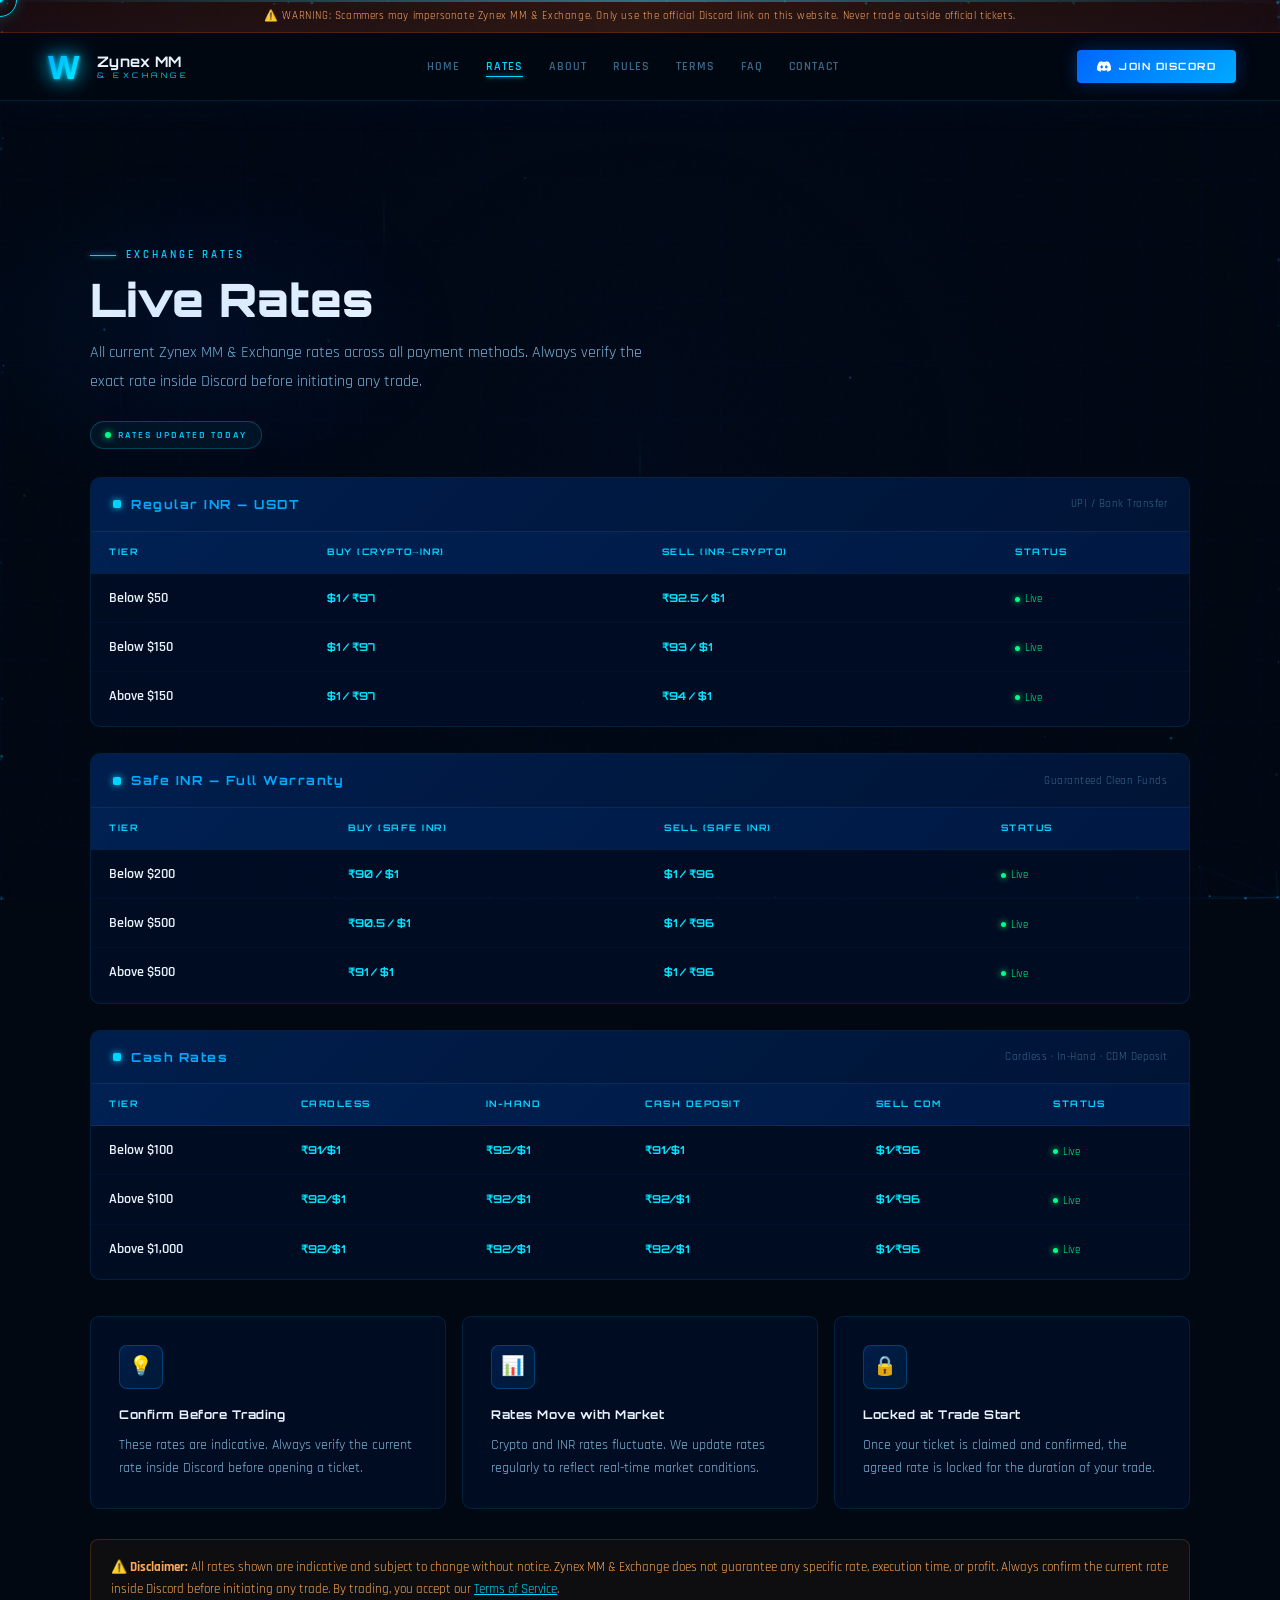
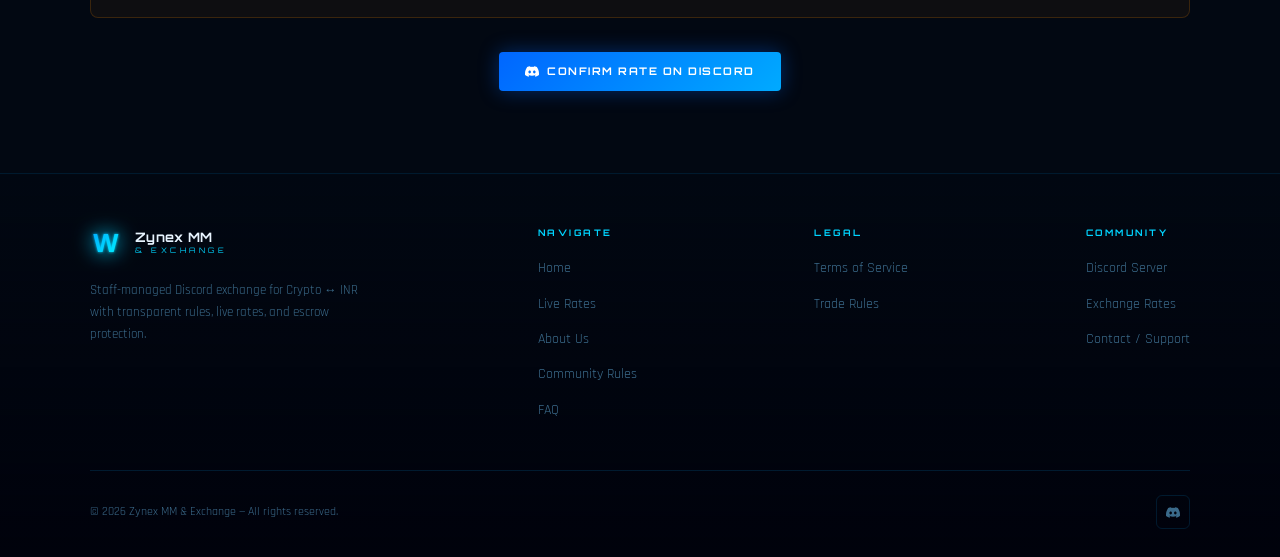
<file: rates.html>
<!DOCTYPE html>
<html lang="en">
<head>
<meta charset="UTF-8">
<meta name="viewport" content="width=device-width, initial-scale=1.0">
<title>Live Rates — Zynex MM &amp; Exchange</title>
<style>/* ══════════════════════════════════════
   ZYNEX MM & EXCHANGE — SHARED STYLES
══════════════════════════════════════ */
@import url('https://fonts.googleapis.com/css2?family=Orbitron:wght@400;600;700;900&family=Rajdhani:wght@300;400;500;600;700&display=swap');

:root{
  --bg:#020812; --bg2:#040f1e; --bg3:#061428;
  --blue-deep:#001535; --blue-mid:#003080;
  --blue-accent:#0066ff; --blue-bright:#00aaff;
  --blue-glow:#00d4ff; --blue-neon:#00f5ff;
  --text:#e8f4ff; --text-dim:#7ab3d4; --text-muted:#3a6a8a;
  --border:rgba(0,170,255,0.14); --border-b:rgba(0,212,255,0.38);
  --card:rgba(0,25,60,0.68); --card2:rgba(0,14,38,0.85);
  --green:#00ff88; --red:#ff3355; --orange:#ff8c00;
  --gold:#ffd700;
}

*,*::before,*::after{box-sizing:border-box;margin:0;padding:0;}
html{scroll-behavior:smooth;}
*{cursor:none!important;}

/* ── CURSOR ── */
#ZCO{
  position:fixed;width:34px;height:34px;
  border:1.5px solid var(--blue-glow);
  border-radius:50%;pointer-events:none;z-index:99999;
  transform:translate(-50%,-50%);
  transition:width .2s,height .2s,border-color .2s,background .2s,opacity .15s;
  box-shadow:0 0 14px rgba(0,212,255,.28);
  will-change:left,top;
}
#ZCI{
  position:fixed;width:5px;height:5px;
  background:var(--blue-neon);border-radius:50%;
  pointer-events:none;z-index:99999;
  transform:translate(-50%,-50%);
  box-shadow:0 0 8px var(--blue-neon),0 0 18px rgba(0,245,255,.45);
  transition:transform .08s,background .15s;
  will-change:left,top;
}
#ZCT{
  position:fixed;width:3px;height:3px;
  background:rgba(0,212,255,.3);border-radius:50%;
  pointer-events:none;z-index:99998;
  transform:translate(-50%,-50%);
  will-change:left,top;
}
body.zcH #ZCO{width:50px;height:50px;border-color:var(--blue-neon);background:rgba(0,245,255,.04);}
body.zcC #ZCI{transform:translate(-50%,-50%) scale(3);}
body.zcH #ZCI{background:#fff;}

/* ── BASE ── */
body{
  background:var(--bg);color:var(--text);
  font-family:'Rajdhani',sans-serif;font-size:16px;line-height:1.65;
  overflow-x:hidden;
}
body::before{
  content:'';position:fixed;inset:0;
  background-image:url("data:image/svg+xml,%3Csvg viewBox='0 0 200 200' xmlns='http://www.w3.org/2000/svg'%3E%3Cfilter id='n'%3E%3CfeTurbulence type='fractalNoise' baseFrequency='.85' numOctaves='4'/%3E%3C/filter%3E%3Crect width='100%25' height='100%25' filter='url(%23n)' opacity='.025'/%3E%3C/svg%3E");
  pointer-events:none;z-index:1;opacity:.45;
}
body::after{
  content:'';position:fixed;inset:0;
  background-image:
    linear-gradient(rgba(0,100,255,.022) 1px,transparent 1px),
    linear-gradient(90deg,rgba(0,100,255,.022) 1px,transparent 1px);
  background-size:60px 60px;pointer-events:none;z-index:1;
}
#ZBG{position:fixed;inset:0;z-index:0;pointer-events:none;}
.zscan{
  position:fixed;top:0;left:0;right:0;height:2px;
  background:linear-gradient(90deg,transparent,rgba(0,212,255,.55),transparent);
  pointer-events:none;z-index:2;
  animation:zscan 12s linear infinite;
}
@keyframes zscan{0%{top:0;opacity:1}90%{opacity:.8}100%{top:100%;opacity:0}}
.zsite{position:relative;z-index:3;}

/* ── SCAM BAR ── */
.zscam{
  background:linear-gradient(90deg,rgba(255,55,0,.1),rgba(255,100,0,.18),rgba(255,55,0,.1));
  border-bottom:1px solid rgba(255,90,0,.22);
  text-align:center;padding:7px 20px;
  font-size:11px;letter-spacing:.6px;color:#ffaa66;
  animation:zscamanim 4s ease-in-out infinite;
}
@keyframes zscamanim{0%,100%{opacity:1}50%{opacity:.6}}

/* ── NAV ── */
.znav{
  position:sticky;top:0;z-index:100;
  display:flex;align-items:center;justify-content:space-between;
  padding:0 44px;height:68px;
  background:rgba(2,8,18,.94);
  backdrop-filter:blur(26px);-webkit-backdrop-filter:blur(26px);
  border-bottom:1px solid var(--border);
  box-shadow:0 0 40px rgba(0,70,180,.07);
}
.zlogo{display:flex;align-items:center;gap:13px;text-decoration:none;}
.zlogo-img{
  width:40px;height:40px;
  filter:drop-shadow(0 0 10px var(--blue-glow));
  animation:zlogopulse 3.5s ease-in-out infinite;
}
@keyframes zlogopulse{
  0%,100%{filter:drop-shadow(0 0 10px var(--blue-glow)) drop-shadow(0 0 20px rgba(0,212,255,.3))}
  50%{filter:drop-shadow(0 0 18px var(--blue-neon)) drop-shadow(0 0 38px rgba(0,245,255,.5))}
}
.zlogo-text{font-family:'Orbitron',monospace;font-size:14.5px;font-weight:700;color:var(--text);line-height:1.2;letter-spacing:.3px;}
.zlogo-text em{display:block;font-style:normal;font-size:7.5px;font-weight:400;color:var(--blue-glow);letter-spacing:3.5px;text-transform:uppercase;margin-top:1px;}
.znav-links{display:flex;align-items:center;gap:26px;list-style:none;}
.znav-links a{
  color:var(--text-muted);text-decoration:none;
  font-size:11.5px;font-weight:600;letter-spacing:1px;text-transform:uppercase;
  transition:color .2s;position:relative;padding-bottom:3px;
}
.znav-links a::after{
  content:'';position:absolute;bottom:0;left:0;
  width:0;height:1px;background:var(--blue-glow);
  transition:width .28s;box-shadow:0 0 5px var(--blue-glow);
}
.znav-links a:hover,.znav-links a.zon{color:var(--blue-glow);}
.znav-links a:hover::after,.znav-links a.zon::after{width:100%;}
.znav-dc{
  display:inline-flex;align-items:center;gap:8px;
  padding:8px 20px;border-radius:4px;
  font-family:'Orbitron',monospace;font-size:10px;font-weight:700;
  letter-spacing:1.5px;text-decoration:none;text-transform:uppercase;
  background:linear-gradient(135deg,var(--blue-accent),var(--blue-bright));
  color:#fff;box-shadow:0 0 18px rgba(0,102,255,.32);
  transition:all .28s;white-space:nowrap;
}
.znav-dc:hover{box-shadow:0 0 32px rgba(0,170,255,.55);transform:translateY(-1px);}
.zmob{display:none;background:none;border:none;color:var(--blue-glow);font-size:22px;padding:4px;}

/* ── BUTTONS ── */
.zbtn{
  display:inline-flex;align-items:center;gap:8px;
  padding:11px 26px;border-radius:4px;
  font-family:'Orbitron',monospace;font-size:10.5px;font-weight:700;
  letter-spacing:1.5px;text-decoration:none;text-transform:uppercase;
  transition:all .28s;border:none;
}
.zbtn-p{background:linear-gradient(135deg,var(--blue-accent),var(--blue-bright));color:#fff;box-shadow:0 0 20px rgba(0,102,255,.38);}
.zbtn-p:hover{box-shadow:0 0 38px rgba(0,170,255,.58);transform:translateY(-1px);}
.zbtn-o{background:transparent;color:var(--blue-glow);border:1px solid var(--blue-glow);box-shadow:0 0 8px rgba(0,212,255,.1);}
.zbtn-o:hover{background:rgba(0,212,255,.07);box-shadow:0 0 24px rgba(0,212,255,.28);}
.zbtn-g{background:rgba(0,100,255,.07);color:var(--text-dim);border:1px solid var(--border);}
.zbtn-g:hover{border-color:var(--border-b);color:var(--text);}
.zbtn-r{background:rgba(255,51,85,.1);color:#ff6680;border:1px solid rgba(255,51,85,.25);}
.zbtn-r:hover{background:rgba(255,51,85,.18);}

/* ── SECTION BASICS ── */
.zsec{padding:82px 44px;}
.zinn{max-width:1100px;margin:0 auto;}
.zinn-sm{max-width:760px;margin:0 auto;}
.zlabel{
  font-size:10.5px;font-weight:600;letter-spacing:3px;
  text-transform:uppercase;color:var(--blue-glow);
  margin-bottom:10px;display:flex;align-items:center;gap:10px;
}
.zlabel::before{content:'';width:26px;height:1px;background:var(--blue-glow);box-shadow:0 0 5px var(--blue-glow);}
.zh2{font-family:'Orbitron',monospace;font-size:clamp(22px,3vw,36px);font-weight:700;margin-bottom:12px;}
.zdesc{font-size:15px;color:var(--text-dim);max-width:500px;margin-bottom:48px;line-height:1.7;}

/* ── REVEAL ── */
.zrev{opacity:0;transform:translateY(26px);transition:opacity .68s ease,transform .68s ease;}
.zrev.zvis{opacity:1;transform:translateY(0);}
.zrev:nth-child(2){transition-delay:.08s;}
.zrev:nth-child(3){transition-delay:.16s;}
.zrev:nth-child(4){transition-delay:.24s;}
.zrev:nth-child(5){transition-delay:.32s;}
.zrev:nth-child(6){transition-delay:.40s;}

/* ── TICKER ── */
.zticker{overflow:hidden;background:rgba(0,14,38,.8);border-top:1px solid var(--border);border-bottom:1px solid var(--border);padding:9px 0;}
.zticker-track{display:flex;gap:52px;animation:ztk 30s linear infinite;width:max-content;}
.ztick-item{display:flex;align-items:center;gap:10px;white-space:nowrap;font-family:'Orbitron',monospace;font-size:11.5px;letter-spacing:.5px;}
.ztick-sym{color:var(--blue-glow);font-weight:700;}
.ztick-val{color:var(--text-dim);}
.ztick-chg{font-size:10.5px;}
.ztick-chg.up{color:var(--green);}
.ztick-chg.dn{color:var(--red);}
@keyframes ztk{0%{transform:translateX(0)}100%{transform:translateX(-50%)}}

/* ── STATS BAR ── */
.zstats{display:grid;grid-template-columns:repeat(4,1fr);gap:1px;background:var(--border);}
.zstat{background:var(--bg2);padding:28px 20px;text-align:center;position:relative;overflow:hidden;transition:background .28s;}
.zstat:hover{background:rgba(0,28,66,.8);}
.zstat::before{content:'';position:absolute;top:0;left:50%;transform:translateX(-50%);width:38%;height:1px;background:linear-gradient(90deg,transparent,var(--blue-glow),transparent);}
.zstat-num{font-family:'Orbitron',monospace;font-size:25px;font-weight:900;color:var(--blue-glow);text-shadow:0 0 20px rgba(0,212,255,.38);display:block;letter-spacing:-1px;}
.zstat-lbl{font-size:10px;color:var(--text-muted);letter-spacing:2px;text-transform:uppercase;margin-top:5px;display:block;}

/* ── CARDS ── */
.zcard{background:var(--card2);border:1px solid var(--border);border-radius:9px;padding:28px;transition:all .28s;}
.zcard:hover{border-color:var(--border-b);transform:translateY(-3px);box-shadow:0 16px 40px rgba(0,50,150,.18);}
.zcard-icon{width:44px;height:44px;background:linear-gradient(135deg,rgba(0,102,255,.18),rgba(0,170,255,.09));border:1px solid rgba(0,170,255,.28);border-radius:8px;display:flex;align-items:center;justify-content:center;font-size:19px;margin-bottom:16px;}
.zcard h3{font-family:'Orbitron',monospace;font-size:12px;font-weight:700;color:var(--text);margin-bottom:9px;letter-spacing:.5px;}
.zcard p{font-size:13.5px;color:var(--text-dim);line-height:1.7;}

/* ── STEP CARDS ── */
.zstep{background:var(--card);border:1px solid var(--border);border-radius:9px;padding:34px 26px;position:relative;overflow:hidden;transition:all .38s;}
.zstep::before{content:'';position:absolute;top:0;left:0;right:0;height:1px;background:linear-gradient(90deg,transparent,var(--blue-accent),transparent);opacity:0;transition:opacity .38s;}
.zstep:hover{border-color:rgba(0,170,255,.28);transform:translateY(-4px);box-shadow:0 20px 46px rgba(0,40,140,.2);}
.zstep:hover::before{opacity:1;}
.zstep-num{font-family:'Orbitron',monospace;font-size:44px;font-weight:900;color:rgba(0,170,255,.09);line-height:1;margin-bottom:14px;}
.zstep h3{font-family:'Orbitron',monospace;font-size:12.5px;font-weight:700;color:var(--blue-bright);margin-bottom:10px;letter-spacing:1px;}
.zstep p{font-size:14px;color:var(--text-dim);line-height:1.7;}

/* ── TABLE ── */
.ztbl-wrap{overflow-x:auto;border-radius:9px;border:1px solid var(--border);margin-bottom:6px;}
table{width:100%;border-collapse:collapse;font-size:13.5px;}
thead tr{background:linear-gradient(135deg,rgba(0,48,116,.58),rgba(0,28,76,.8));}
thead th{padding:13px 18px;text-align:left;font-family:'Orbitron',monospace;font-size:9px;font-weight:700;letter-spacing:1.5px;text-transform:uppercase;color:var(--blue-glow);border-bottom:1px solid var(--border);white-space:nowrap;}
tbody tr{border-bottom:1px solid rgba(0,100,255,.055);transition:background .18s;}
tbody tr:last-child{border-bottom:none;}
tbody tr:hover{background:rgba(0,100,255,.052);}
tbody td{padding:13px 18px;color:var(--text-dim);white-space:nowrap;}
tbody td:first-child{color:var(--text);font-weight:600;}
.zrv{color:#00e5ff!important;font-weight:700!important;font-family:'Orbitron',monospace;font-size:11px!important;}
.zlive{display:inline-flex;align-items:center;gap:5px;font-size:11px;color:var(--green);}
.zlive::before{content:'';width:5px;height:5px;border-radius:50%;background:var(--green);box-shadow:0 0 6px var(--green);animation:zpulse 2s ease-in-out infinite;}
@keyframes zpulse{0%,100%{opacity:1}50%{opacity:.2}}

/* ── FAQ ── */
.zfaq-item{border:1px solid var(--border);border-radius:7px;margin-bottom:10px;overflow:hidden;transition:border-color .28s;}
.zfaq-item:hover{border-color:rgba(0,170,255,.28);}
.zfaq-q{padding:18px 22px;font-weight:600;font-size:15px;display:flex;align-items:center;justify-content:space-between;gap:14px;user-select:none;background:var(--card2);transition:background .18s;}
.zfaq-q:hover{background:rgba(0,26,66,.6);}
.zfaq-arr{font-size:18px;color:var(--blue-glow);transition:transform .28s;flex-shrink:0;}
.zfaq-item.open .zfaq-arr{transform:rotate(45deg);}
.zfaq-body{max-height:0;overflow:hidden;transition:max-height .38s ease;}
.zfaq-item.open .zfaq-body{max-height:320px;}
.zfaq-ans{padding:0 22px 18px;font-size:14px;color:var(--text-dim);line-height:1.8;background:var(--card2);border-top:1px solid var(--border);}

/* ── CTA BANNER ── */
.zcta{
  background:linear-gradient(135deg,rgba(0,48,136,.38),rgba(0,18,68,.6));
  border:1px solid var(--border-b);border-radius:12px;
  padding:52px 44px;text-align:center;position:relative;overflow:hidden;
}
.zcta::before{content:'';position:absolute;inset:0;background:radial-gradient(ellipse at 50% 0%,rgba(0,148,255,.1),transparent 62%);pointer-events:none;}
.zcta h2{font-size:clamp(20px,3vw,34px);margin-bottom:14px;}
.zcta p{color:var(--text-dim);max-width:480px;margin:0 auto 30px;font-size:15px;}

/* ── PAGE HERO (inner pages) ── */
.zpage-hero{padding:64px 0 28px;position:relative;}
.zpage-hero::before{content:'';position:absolute;top:50%;left:-180px;width:560px;height:360px;background:radial-gradient(ellipse,rgba(0,90,255,.07),transparent 68%);transform:translateY(-50%);pointer-events:none;}
.zpage-h1{font-family:'Orbitron',monospace;font-size:clamp(24px,4vw,46px);font-weight:900;margin-bottom:14px;line-height:1.1;}
.zpage-lead{font-size:16px;color:var(--text-dim);max-width:560px;line-height:1.8;margin-bottom:10px;}
.zbadge{display:inline-flex;align-items:center;gap:7px;padding:5px 14px;border:1px solid rgba(0,212,255,.26);border-radius:20px;background:rgba(0,212,255,.05);font-size:10px;font-weight:600;letter-spacing:2px;text-transform:uppercase;color:var(--blue-glow);margin-top:14px;}
.zbadge::before{content:'';width:6px;height:6px;border-radius:50%;background:var(--green);box-shadow:0 0 7px var(--green);animation:zpulse 2s ease-in-out infinite;}
.zdivider{height:1px;background:linear-gradient(90deg,transparent,var(--border),transparent);margin:46px 0;}

/* ── FOOTER ── */
.zfoot{background:linear-gradient(0deg,rgba(0,2,12,1),transparent);border-top:1px solid var(--border);padding:52px 44px 28px;}
.zfoot-inner{max-width:1100px;margin:0 auto;}
.zfoot-top{display:flex;justify-content:space-between;align-items:flex-start;flex-wrap:wrap;gap:38px;padding-bottom:38px;border-bottom:1px solid var(--border);margin-bottom:24px;}
.zfoot-brand{max-width:270px;}
.zfoot-brand p{font-size:12.5px;color:var(--text-muted);margin-top:12px;line-height:1.75;}
.zfoot-col h4{font-family:'Orbitron',monospace;font-size:9px;font-weight:700;letter-spacing:2.5px;color:var(--blue-glow);margin-bottom:14px;text-transform:uppercase;}
.zfoot-col ul{list-style:none;}
.zfoot-col li{margin-bottom:9px;}
.zfoot-col a{color:var(--text-muted);text-decoration:none;font-size:13.5px;transition:color .2s;}
.zfoot-col a:hover{color:var(--blue-glow);}
.zfoot-bot{display:flex;justify-content:space-between;align-items:center;flex-wrap:wrap;gap:10px;font-size:11.5px;color:var(--text-muted);}
.zfoot-soc{display:flex;gap:8px;}
.zfoot-soc a{width:34px;height:34px;border:1px solid var(--border);border-radius:6px;display:flex;align-items:center;justify-content:center;color:var(--text-muted);text-decoration:none;font-size:14px;transition:all .2s;}
.zfoot-soc a:hover{border-color:var(--border-b);color:var(--blue-glow);}

/* ── ADMIN PANEL ── */
#zaLogin{display:none;position:fixed;inset:0;z-index:9998;background:rgba(0,4,14,.98);backdrop-filter:blur(32px);align-items:center;justify-content:center;}
#zaLogin.zon{display:flex;}
.zaLogin-box{background:var(--bg2);border:1px solid rgba(0,200,255,.28);border-radius:12px;padding:46px 40px;max-width:400px;width:100%;text-align:center;box-shadow:0 0 80px rgba(0,100,255,.2);}
.zaLogin-box h3{font-family:'Orbitron',monospace;font-size:18px;color:var(--blue-glow);margin-bottom:6px;letter-spacing:2px;}
.zaLogin-box p{font-size:10.5px;color:var(--text-muted);margin-bottom:26px;letter-spacing:1px;}
.zaLogin-inp{width:100%;background:rgba(0,8,26,.9);border:1px solid rgba(0,100,255,.28);border-radius:6px;padding:13px 16px;color:var(--text);font-size:15px;text-align:center;letter-spacing:3px;outline:none;margin-bottom:14px;font-family:monospace;transition:border-color .2s;}
.zaLogin-inp:focus{border-color:var(--blue-glow);}
.zaLogin-btn{width:100%;padding:13px;background:linear-gradient(135deg,var(--blue-accent),var(--blue-bright));border:none;border-radius:6px;color:#fff;font-family:'Orbitron',monospace;font-size:11px;font-weight:700;letter-spacing:2px;}
.zaLogin-err{color:#ff6666;font-size:12px;margin-top:10px;min-height:18px;}
#zaPanel{display:none;position:fixed;inset:0;z-index:9999;background:rgba(0,4,14,.97);backdrop-filter:blur(22px);overflow-y:auto;}
#zaPanel.zon{display:flex;align-items:flex-start;justify-content:center;padding:36px 18px;}
.zaPanel-w{width:100%;max-width:940px;background:var(--bg2);border:1px solid rgba(0,200,255,.26);border-radius:12px;overflow:hidden;box-shadow:0 0 90px rgba(0,170,255,.16);}
.zaPanel-head{background:linear-gradient(135deg,rgba(0,48,118,.8),rgba(0,18,54,.9));padding:20px 30px;display:flex;align-items:center;justify-content:space-between;border-bottom:1px solid rgba(0,200,255,.18);}
.zaPanel-head h2{font-family:'Orbitron',monospace;font-size:14px;font-weight:700;color:var(--blue-glow);letter-spacing:2px;margin:0;}
.zaPanel-close{width:33px;height:33px;background:rgba(255,60,60,.1);border:1px solid rgba(255,60,60,.25);border-radius:6px;color:#ff6666;font-size:16px;display:flex;align-items:center;justify-content:center;transition:all .2s;}
.zaPanel-close:hover{background:rgba(255,60,60,.26);}
.zaPanel-body{padding:26px;}
.za-tabs{display:flex;gap:3px;margin-bottom:22px;border-bottom:1px solid var(--border);overflow-x:auto;}
.za-tab{padding:8px 17px;font-family:'Orbitron',monospace;font-size:9px;font-weight:700;letter-spacing:1px;text-transform:uppercase;border-radius:4px 4px 0 0;color:var(--text-muted);border:1px solid transparent;border-bottom:none;transition:all .18s;white-space:nowrap;}
.za-tab:hover{color:var(--blue-glow);}
.za-tab.zon{color:var(--blue-glow);background:rgba(0,100,255,.08);border-color:var(--border);border-bottom-color:var(--bg2);}
.za-sec{display:none;}
.za-sec.zon{display:block;}
.za-group{background:rgba(0,12,34,.6);border:1px solid var(--border);border-radius:8px;padding:20px;margin-bottom:16px;}
.za-gtitle{font-family:'Orbitron',monospace;font-size:9.5px;font-weight:700;letter-spacing:1.5px;color:var(--blue-bright);text-transform:uppercase;margin-bottom:14px;padding-bottom:8px;border-bottom:1px solid var(--border);}
.za-field{margin-bottom:12px;}
.za-field label{display:block;font-size:11px;font-weight:600;color:var(--text-dim);margin-bottom:4px;}
.za-inp{width:100%;background:rgba(0,7,22,.8);border:1px solid rgba(0,100,255,.18);border-radius:4px;padding:8px 11px;color:var(--text);font-family:'Rajdhani',sans-serif;font-size:13.5px;outline:none;transition:border-color .18s;}
.za-inp:focus{border-color:var(--blue-glow);}
.za-2col{display:grid;grid-template-columns:1fr 1fr;gap:12px;}
.za-save{width:100%;padding:12px;background:linear-gradient(135deg,var(--blue-accent),var(--blue-bright));border:none;border-radius:6px;color:#fff;font-family:'Orbitron',monospace;font-size:10.5px;font-weight:700;letter-spacing:2px;text-transform:uppercase;margin-top:5px;transition:all .28s;box-shadow:0 0 16px rgba(0,100,255,.25);}
.za-save:hover{box-shadow:0 0 30px rgba(0,170,255,.44);transform:translateY(-1px);}
.za-notice{display:none;padding:10px 13px;background:rgba(0,255,100,.07);border:1px solid rgba(0,255,100,.18);border-radius:4px;color:#4dff91;font-size:12px;font-weight:600;margin-bottom:12px;letter-spacing:.3px;}
.za-notice.zon{display:block;}

/* ── RESPONSIVE ── */
@media(max-width:960px){
  .z3col{grid-template-columns:repeat(2,1fr)!important;}
  .z4col{grid-template-columns:repeat(2,1fr)!important;}
  .zstats{grid-template-columns:repeat(2,1fr)!important;}
}
@media(max-width:700px){
  .znav{padding:0 18px;}
  .znav-links{display:none;}
  .znav-links.zmopen{display:flex;flex-direction:column;position:fixed;top:68px;left:0;right:0;background:rgba(2,8,18,.97);padding:20px;gap:16px;border-bottom:1px solid var(--border);z-index:99;}
  .zmob{display:block;}
  .zsec{padding:62px 18px;}
  .zfoot{padding:38px 18px 22px;}
  .zfoot-top{flex-direction:column;}
  .za-2col{grid-template-columns:1fr;}
  .zcta{padding:36px 22px;}
  .z3col,.z4col,.zstats{grid-template-columns:1fr!important;}
}
</style>
</head>
<body>

<div id="ZCO"></div><div id="ZCI"></div><div id="ZCT"></div>
<canvas id="ZBG"></canvas><div class="zscan"></div>
<div class="zsite">
<div class="zscam" id="zscamBar">⚠️ WARNING: Scammers may impersonate Zynex MM &amp; Exchange. Only use the official Discord link on this website. Never trade outside official tickets.</div>
<nav class="znav">
  <a href="index.html" class="zlogo">
    <img class="zlogo-img" src="[data-uri]" alt="Zynex">
    <div class="zlogo-text">Zynex MM<em>&amp; Exchange</em></div>
  </a>
  <ul class="znav-links" id="znl"><li><a href="index.html" class="">Home</a></li>
<li><a href="rates.html" class="zon">Rates</a></li>
<li><a href="about.html" class="">About</a></li>
<li><a href="rules.html" class="">Rules</a></li>
<li><a href="terms.html" class="">Terms</a></li>
<li><a href="faq.html" class="">FAQ</a></li>
<li><a href="contact.html" class="">Contact</a></li></ul>
  <div style="display:flex;align-items:center;gap:10px;">
    <a href="https://discord.gg/MnWc4d2F76" class="znav-dc" target="_blank"><svg width="14" height="11" viewBox="0 0 71 55" fill="currentColor"><path d="M60.1 4.9A58.5 58.5 0 0045.6.9a40 40 0 00-1.8 3.7 54.2 54.2 0 00-16.2 0A38.6 38.6 0 0025.7.9 58.4 58.4 0 0011 5C1.6 18.7-1 32 .3 45.1a59 59 0 0017.9 9.1 42.5 42.5 0 003.7-6 38.4 38.4 0 01-5.8-2.8l1.4-1.1a42 42 0 0036.1 0l1.4 1.1a38 38 0 01-5.9 2.8 42.5 42.5 0 003.7 6.1 58.7 58.7 0 0017.9-9.1C72.2 30 68.5 16.9 60.1 4.9zM23.7 37.3c-3.5 0-6.4-3.2-6.4-7.2s2.8-7.2 6.4-7.2c3.5 0 6.4 3.2 6.4 7.2s-3 7.2-6.4 7.2zm23.6 0c-3.5 0-6.4-3.2-6.4-7.2s2.8-7.2 6.4-7.2c3.5 0 6.4 3.2 6.4 7.2s-3 7.2-6.4 7.2z"/></svg> Join Discord</a>
    <button class="zmob" onclick="ztoggleNav()">☰</button>
  </div>
</nav>

<section class="zsec">
  <div class="zinn">
    <div class="zpage-hero">
      <div class="zlabel">Exchange Rates</div>
      <h1 class="zpage-h1">Live Rates</h1>
      <p class="zpage-lead">All current Zynex MM &amp; Exchange rates across all payment methods. Always verify the exact rate inside Discord before initiating any trade.</p>
      <div class="zbadge">Rates Updated Today</div>
    </div>
    
<div style="background:var(--card2);border:1px solid var(--border);border-radius:10px;overflow:hidden;margin-bottom:26px;transition:border-color .28s;" class="zrev">
  <div style="background:linear-gradient(135deg,rgba(0,40,100,.65),rgba(0,22,58,.82));padding:16px 22px;display:flex;align-items:center;justify-content:space-between;border-bottom:1px solid var(--border);">
    <div style="font-family:'Orbitron',monospace;font-size:12.5px;font-weight:700;color:var(--blue-bright);letter-spacing:1.5px;display:flex;align-items:center;gap:10px;">
      <span style="width:8px;height:8px;background:var(--blue-glow);border-radius:2px;box-shadow:0 0 7px var(--blue-glow);display:inline-block;"></span>Regular INR — USDT
    </div>
    <div style="font-size:11px;color:var(--text-muted);letter-spacing:.5px;">UPI / Bank Transfer</div>
  </div>
  <div class="ztbl-wrap" style="border:none;border-radius:0;">
    <table><thead><tr><th>Tier</th><th>Buy (Crypto→INR)</th><th>Sell (INR→Crypto)</th><th>Status</th></tr></thead><tbody><tr><td>Below $50</td><td  class="zrv">$1 / ₹97</td><td  class="zrv">₹92.5 / $1</td><td><span class="zlive">Live</span></td></tr><tr><td>Below $150</td><td  class="zrv">$1 / ₹97</td><td  class="zrv">₹93 / $1</td><td><span class="zlive">Live</span></td></tr><tr><td>Above $150</td><td  class="zrv">$1 / ₹97</td><td  class="zrv">₹94 / $1</td><td><span class="zlive">Live</span></td></tr></tbody></table>
  </div>
</div>
    
<div style="background:var(--card2);border:1px solid var(--border);border-radius:10px;overflow:hidden;margin-bottom:26px;transition:border-color .28s;" class="zrev">
  <div style="background:linear-gradient(135deg,rgba(0,40,100,.65),rgba(0,22,58,.82));padding:16px 22px;display:flex;align-items:center;justify-content:space-between;border-bottom:1px solid var(--border);">
    <div style="font-family:'Orbitron',monospace;font-size:12.5px;font-weight:700;color:var(--blue-bright);letter-spacing:1.5px;display:flex;align-items:center;gap:10px;">
      <span style="width:8px;height:8px;background:var(--blue-glow);border-radius:2px;box-shadow:0 0 7px var(--blue-glow);display:inline-block;"></span>Safe INR — Full Warranty
    </div>
    <div style="font-size:11px;color:var(--text-muted);letter-spacing:.5px;">Guaranteed Clean Funds</div>
  </div>
  <div class="ztbl-wrap" style="border:none;border-radius:0;">
    <table><thead><tr><th>Tier</th><th>Buy (Safe INR)</th><th>Sell (Safe INR)</th><th>Status</th></tr></thead><tbody><tr><td>Below $200</td><td  class="zrv">₹90 / $1</td><td  class="zrv">$1 / ₹96</td><td><span class="zlive">Live</span></td></tr><tr><td>Below $500</td><td  class="zrv">₹90.5 / $1</td><td  class="zrv">$1 / ₹96</td><td><span class="zlive">Live</span></td></tr><tr><td>Above $500</td><td  class="zrv">₹91 / $1</td><td  class="zrv">$1 / ₹96</td><td><span class="zlive">Live</span></td></tr></tbody></table>
  </div>
</div>
    
<div style="background:var(--card2);border:1px solid var(--border);border-radius:10px;overflow:hidden;margin-bottom:26px;transition:border-color .28s;" class="zrev">
  <div style="background:linear-gradient(135deg,rgba(0,40,100,.65),rgba(0,22,58,.82));padding:16px 22px;display:flex;align-items:center;justify-content:space-between;border-bottom:1px solid var(--border);">
    <div style="font-family:'Orbitron',monospace;font-size:12.5px;font-weight:700;color:var(--blue-bright);letter-spacing:1.5px;display:flex;align-items:center;gap:10px;">
      <span style="width:8px;height:8px;background:var(--blue-glow);border-radius:2px;box-shadow:0 0 7px var(--blue-glow);display:inline-block;"></span>Cash Rates
    </div>
    <div style="font-size:11px;color:var(--text-muted);letter-spacing:.5px;">Cardless · In-Hand · CDM Deposit</div>
  </div>
  <div class="ztbl-wrap" style="border:none;border-radius:0;">
    <table><thead><tr><th>Tier</th><th>Cardless</th><th>In-Hand</th><th>Cash Deposit</th><th>Sell CDM</th><th>Status</th></tr></thead><tbody><tr><td>Below $100</td><td  class="zrv">₹91/$1</td><td  class="zrv">₹92/$1</td><td  class="zrv">₹91/$1</td><td  class="zrv">$1/₹96</td><td><span class="zlive">Live</span></td></tr><tr><td>Above $100</td><td  class="zrv">₹92/$1</td><td  class="zrv">₹92/$1</td><td  class="zrv">₹92/$1</td><td  class="zrv">$1/₹96</td><td><span class="zlive">Live</span></td></tr><tr><td>Above $1,000</td><td  class="zrv">₹92/$1</td><td  class="zrv">₹92/$1</td><td  class="zrv">₹92/$1</td><td  class="zrv">$1/₹96</td><td><span class="zlive">Live</span></td></tr></tbody></table>
  </div>
</div>
    <div style="display:grid;grid-template-columns:repeat(3,1fr);gap:16px;margin-top:36px;" class="z3col">
      <div class="zcard zrev"><div class="zcard-icon">💡</div><h3>Confirm Before Trading</h3><p>These rates are indicative. Always verify the current rate inside Discord before opening a ticket.</p></div>
      <div class="zcard zrev"><div class="zcard-icon">📊</div><h3>Rates Move with Market</h3><p>Crypto and INR rates fluctuate. We update rates regularly to reflect real-time market conditions.</p></div>
      <div class="zcard zrev"><div class="zcard-icon">🔒</div><h3>Locked at Trade Start</h3><p>Once your ticket is claimed and confirmed, the agreed rate is locked for the duration of your trade.</p></div>
    </div>
    <div style="margin-top:30px;padding:16px 20px;background:rgba(255,140,0,.05);border:1px solid rgba(255,140,0,.18);border-radius:8px;font-size:13px;color:#ffa855;line-height:1.75;">
      ⚠️ <strong>Disclaimer:</strong> All rates shown are indicative and subject to change without notice. Zynex MM &amp; Exchange does not guarantee any specific rate, execution time, or profit. Always confirm the current rate inside Discord before initiating any trade. By trading, you accept our <a href="terms.html" style="color:var(--blue-glow);">Terms of Service</a>.
    </div>
    <div style="text-align:center;margin-top:34px;">
      <a href="https://discord.gg/MnWc4d2F76" class="zbtn zbtn-p" target="_blank"><svg width="14" height="11" viewBox="0 0 71 55" fill="currentColor"><path d="M60.1 4.9A58.5 58.5 0 0045.6.9a40 40 0 00-1.8 3.7 54.2 54.2 0 00-16.2 0A38.6 38.6 0 0025.7.9 58.4 58.4 0 0011 5C1.6 18.7-1 32 .3 45.1a59 59 0 0017.9 9.1 42.5 42.5 0 003.7-6 38.4 38.4 0 01-5.8-2.8l1.4-1.1a42 42 0 0036.1 0l1.4 1.1a38 38 0 01-5.9 2.8 42.5 42.5 0 003.7 6.1 58.7 58.7 0 0017.9-9.1C72.2 30 68.5 16.9 60.1 4.9zM23.7 37.3c-3.5 0-6.4-3.2-6.4-7.2s2.8-7.2 6.4-7.2c3.5 0 6.4 3.2 6.4 7.2s-3 7.2-6.4 7.2zm23.6 0c-3.5 0-6.4-3.2-6.4-7.2s2.8-7.2 6.4-7.2c3.5 0 6.4 3.2 6.4 7.2s-3 7.2-6.4 7.2z"/></svg> Confirm Rate on Discord</a>
    </div>
  </div>
</section>

<footer class="zfoot">
  <div class="zfoot-inner">
    <div class="zfoot-top">
      <div class="zfoot-brand">
        <a href="index.html" class="zlogo" style="display:inline-flex;margin-bottom:4px;">
          <img class="zlogo-img" src="[data-uri]" alt="Zynex" style="width:32px;height:32px;">
          <div class="zlogo-text" style="font-size:13px;">Zynex MM<em>&amp; Exchange</em></div>
        </a>
        <p>Staff-managed Discord exchange for Crypto ↔ INR with transparent rules, live rates, and escrow protection.</p>
      </div>
      <div class="zfoot-col"><h4>Navigate</h4><ul>
        <li><a href="index.html">Home</a></li>
        <li><a href="rates.html">Live Rates</a></li>
        <li><a href="about.html">About Us</a></li>
        <li><a href="rules.html">Community Rules</a></li>
        <li><a href="faq.html">FAQ</a></li>
      </ul></div>
      <div class="zfoot-col"><h4>Legal</h4><ul>
        <li><a href="terms.html">Terms of Service</a></li>
        <li><a href="rules.html">Trade Rules</a></li>
      </ul></div>
      <div class="zfoot-col"><h4>Community</h4><ul>
        <li><a href="https://discord.gg/MnWc4d2F76" target="_blank">Discord Server</a></li>
        <li><a href="rates.html">Exchange Rates</a></li>
        <li><a href="contact.html">Contact / Support</a></li>
      </ul></div>
    </div>
    <div class="zfoot-bot">
      <span>© 2026 Zynex MM &amp; Exchange — All rights reserved.</span>
      <div class="zfoot-soc">
        <a href="https://discord.gg/MnWc4d2F76" target="_blank" title="Discord"><svg width="14" height="11" viewBox="0 0 71 55" fill="currentColor"><path d="M60.1 4.9A58.5 58.5 0 0045.6.9a40 40 0 00-1.8 3.7 54.2 54.2 0 00-16.2 0A38.6 38.6 0 0025.7.9 58.4 58.4 0 0011 5C1.6 18.7-1 32 .3 45.1a59 59 0 0017.9 9.1 42.5 42.5 0 003.7-6 38.4 38.4 0 01-5.8-2.8l1.4-1.1a42 42 0 0036.1 0l1.4 1.1a38 38 0 01-5.9 2.8 42.5 42.5 0 003.7 6.1 58.7 58.7 0 0017.9-9.1C72.2 30 68.5 16.9 60.1 4.9zM23.7 37.3c-3.5 0-6.4-3.2-6.4-7.2s2.8-7.2 6.4-7.2c3.5 0 6.4 3.2 6.4 7.2s-3 7.2-6.4 7.2zm23.6 0c-3.5 0-6.4-3.2-6.4-7.2s2.8-7.2 6.4-7.2c3.5 0 6.4 3.2 6.4 7.2s-3 7.2-6.4 7.2z"/></svg></a>
      </div>
    </div>
  </div>
</footer>
</div>

<script>/* ═══════════════════════════════════════
   ZYNEX MM & EXCHANGE — SHARED JS
   Cursor · Canvas · Reveal · FAQ · Admin
═══════════════════════════════════════ */

(function(){
  /* ── CURSOR ── */
  const co = document.getElementById('ZCO');
  const ci = document.getElementById('ZCI');
  const ct = document.getElementById('ZCT');
  let mx=0, my=0, ox=0, oy=0, tx=0, ty=0;

  document.addEventListener('mousemove', e => {
    mx = e.clientX; my = e.clientY;
    ci.style.left = mx + 'px'; ci.style.top = my + 'px';
    if(ct){ ct.style.left = mx + 'px'; ct.style.top = my + 'px'; }
  });

  (function animCursor(){
    ox += (mx - ox) * 0.11;
    oy += (my - oy) * 0.11;
    co.style.left = ox + 'px';
    co.style.top  = oy + 'px';
    requestAnimationFrame(animCursor);
  })();

  document.addEventListener('mousedown', () => document.body.classList.add('zcC'));
  document.addEventListener('mouseup',   () => document.body.classList.remove('zcC'));

  function bindHover(sel){
    document.querySelectorAll(sel).forEach(el => {
      el.addEventListener('mouseenter', () => document.body.classList.add('zcH'));
      el.addEventListener('mouseleave', () => document.body.classList.remove('zcH'));
    });
  }
  bindHover('a, button, .zstep, .zcard, .zfaq-q, .za-tab, .zstat, .ztbl-wrap tbody tr, [data-hover]');

  /* ── CANVAS BG ── */
  const cv = document.getElementById('ZBG');
  if(!cv) return;
  const ctx = cv.getContext('2d');
  let W, H, pts = [], raf;

  function resize(){
    W = cv.width = window.innerWidth;
    H = cv.height = window.innerHeight;
  }
  resize();
  window.addEventListener('resize', resize);

  for(let i = 0; i < 110; i++){
    pts.push({
      x: Math.random() * 2200, y: Math.random() * 2200,
      vx: (Math.random() - 0.5) * 0.22,
      vy: (Math.random() - 0.5) * 0.22,
      r: Math.random() * 1.3 + 0.3,
      a: Math.random() * 0.42 + 0.1,
      p: Math.random() * Math.PI * 2
    });
  }

  let t = 0;
  function draw(){
    ctx.clearRect(0, 0, W, H);

    /* deep radial gradient */
    const g = ctx.createRadialGradient(W/2, H/2, 0, W/2, H/2, Math.max(W, H));
    g.addColorStop(0, 'rgba(0,18,56,.22)');
    g.addColorStop(1, 'rgba(0,0,0,0)');
    ctx.fillStyle = g; ctx.fillRect(0, 0, W, H);

    t += 0.0038;

    /* connection lines */
    for(let i = 0; i < pts.length; i++){
      for(let j = i + 1; j < pts.length; j++){
        const dx = pts[i].x - pts[j].x, dy = pts[i].y - pts[j].y;
        const d = Math.hypot(dx, dy);
        if(d < 140){
          ctx.beginPath();
          ctx.strokeStyle = `rgba(0,140,255,${0.055 * (1 - d/140)})`;
          ctx.lineWidth = 0.5;
          ctx.moveTo(pts[i].x, pts[i].y);
          ctx.lineTo(pts[j].x, pts[j].y);
          ctx.stroke();
        }
      }
    }

    /* particles */
    pts.forEach(p => {
      p.x += p.vx; p.y += p.vy; p.p += 0.016;
      if(p.x < 0) p.x = W; if(p.x > W) p.x = 0;
      if(p.y < 0) p.y = H; if(p.y > H) p.y = 0;
      ctx.beginPath();
      ctx.arc(p.x, p.y, p.r, 0, Math.PI * 2);
      ctx.fillStyle = `rgba(0,195,255,${p.a * (0.6 + 0.4 * Math.sin(p.p))})`;
      ctx.fill();
    });

    /* slow hex rings */
    [[0.1,0.2,220],[0.86,0.28,300],[0.28,0.76,180],[0.7,0.55,250],[0.5,0.1,160]].forEach(([rx,ry,rb], i) => {
      const cx2 = W * rx, cy2 = H * ry;
      const r = rb + Math.sin(t + i) * 14;
      ctx.beginPath(); ctx.arc(cx2, cy2, r, 0, Math.PI*2);
      ctx.strokeStyle = `rgba(0,80,210,${0.022 + 0.008 * Math.sin(t + i)})`;
      ctx.lineWidth = 1; ctx.stroke();
      ctx.beginPath(); ctx.arc(cx2, cy2, r * 0.54, 0, Math.PI*2);
      ctx.strokeStyle = `rgba(0,150,255,${0.014 + 0.006 * Math.sin(t - i)})`;
      ctx.stroke();
    });

    /* data streams */
    for(let i = 0; i < 5; i++){
      const sx = W / 5 * i + W / 10;
      const sy = ((t * 62 + i * 240) % (H + 160)) - 80;
      const gs = ctx.createLinearGradient(sx, sy, sx, sy + 110);
      gs.addColorStop(0, 'transparent');
      gs.addColorStop(0.5, 'rgba(0,180,255,.09)');
      gs.addColorStop(1, 'transparent');
      ctx.beginPath();
      ctx.strokeStyle = gs; ctx.lineWidth = 1;
      ctx.moveTo(sx, sy); ctx.lineTo(sx, sy + 110); ctx.stroke();
    }

    /* mouse glow */
    if(mx && my){
      const mg = ctx.createRadialGradient(mx, my, 0, mx, my, 200);
      mg.addColorStop(0, 'rgba(0,130,255,.04)');
      mg.addColorStop(1, 'transparent');
      ctx.fillStyle = mg; ctx.fillRect(0, 0, W, H);
    }

    requestAnimationFrame(draw);
  }
  draw();

  /* ── SCROLL REVEAL ── */
  const obs = new IntersectionObserver(entries => {
    entries.forEach(e => { if(e.isIntersecting) e.target.classList.add('zvis'); });
  }, { threshold: 0.1 });
  document.querySelectorAll('.zrev').forEach(el => obs.observe(el));

  /* ── FAQ ── */
  function bindFAQ(){
    document.querySelectorAll('.zfaq-q').forEach(q => {
      q.onclick = () => {
        const item = q.parentElement;
        const wasOpen = item.classList.contains('open');
        document.querySelectorAll('.zfaq-item').forEach(i => i.classList.remove('open'));
        if(!wasOpen) item.classList.add('open');
      };
    });
  }
  bindFAQ();

  /* ── MOBILE NAV ── */
  window.ztoggleNav = function(){
    const nl = document.getElementById('znl');
    if(nl) nl.classList.toggle('zmopen');
  };

  /* ══════════════════════════
     ADMIN PANEL SYSTEM
     Shortcut: Ctrl+Shift+Z
     Password: Zy$n3x#4dm!N@2026
  ══════════════════════════ */
  const Z_PW = 'Zy$n3x#4dm!N@2026';
  const loginEl  = document.getElementById('zaLogin');
  const panelEl  = document.getElementById('zaPanel');
  const pwInpEl  = document.getElementById('zaPwInp');
  const errEl    = document.getElementById('zaErr');
  const noticeEl = document.getElementById('zaNotice');

  if(!loginEl || !panelEl) return; /* admin not on this page */

  document.addEventListener('keydown', e => {
    if(e.ctrlKey && e.shiftKey && e.key === 'Z'){
      e.preventDefault();
      loginEl.classList.add('zon');
      setTimeout(() => pwInpEl && pwInpEl.focus(), 80);
    }
    if(e.key === 'Escape'){
      loginEl.classList.remove('zon');
      panelEl.classList.remove('zon');
    }
  });

  if(pwInpEl) pwInpEl.addEventListener('keydown', e => { if(e.key === 'Enter') window.zaLogin(); });

  window.zaLogin = function(){
    if(!pwInpEl) return;
    if(pwInpEl.value === Z_PW){
      loginEl.classList.remove('zon');
      panelEl.classList.add('zon');
      pwInpEl.value = '';
      if(typeof window.zaLoadFAQ === 'function') window.zaLoadFAQ();
    } else {
      if(errEl) errEl.textContent = '✗ Wrong password. Access denied.';
      pwInpEl.value = '';
      pwInpEl.style.borderColor = 'rgba(255,60,60,.6)';
      setTimeout(() => { pwInpEl.style.borderColor = ''; if(errEl) errEl.textContent = ''; }, 2200);
    }
  };

  window.zaClose = function(){
    panelEl.classList.remove('zon');
  };

  window.zaTab = function(id, el){
    document.querySelectorAll('.za-sec').forEach(s => s.classList.remove('zon'));
    document.querySelectorAll('.za-tab').forEach(t => t.classList.remove('zon'));
    const sec = document.getElementById(id);
    if(sec) sec.classList.add('zon');
    el.classList.add('zon');
  };

  window.zaNotify = function(){
    if(!noticeEl) return;
    noticeEl.classList.add('zon');
    setTimeout(() => noticeEl.classList.remove('zon'), 3000);
  };

  /* helpers to sync admin inputs → page elements */
  window.zaSync = function(pairs){
    pairs.forEach(([aid, bid]) => {
      const a = document.getElementById(aid), b = document.getElementById(bid);
      if(a && b) b.textContent = a.value;
    });
    window.zaNotify();
  };

  window.zaHTML = function(pairs){
    pairs.forEach(([aid, bid]) => {
      const a = document.getElementById(aid), b = document.getElementById(bid);
      if(a && b) b.innerHTML = a.value;
    });
    window.zaNotify();
  };

  /* ── FAQ EDITOR (admin) ── */
  let zaFaqData = [];

  window.zaLoadFAQ = function(){
    zaFaqData = Array.from(document.querySelectorAll('#zfaqList .zfaq-item')).map(el => ({
      q: el.querySelector('.zfaq-q')?.childNodes[0]?.textContent?.trim() || '',
      a: el.querySelector('.zfaq-ans')?.textContent?.trim() || ''
    }));
    renderFaqEditor();
  };

  function renderFaqEditor(){
    const ed = document.getElementById('zaFaqEd');
    if(!ed) return;
    ed.innerHTML = zaFaqData.map((it, i) => `
      <div class="za-group" style="margin-bottom:10px;padding:14px;">
        <div style="display:flex;justify-content:space-between;margin-bottom:10px;">
          <span style="font-family:Orbitron,monospace;font-size:10px;color:var(--blue-glow);font-weight:700;">FAQ #${i+1}</span>
          <button onclick="zaRemFaq(${i})" style="background:rgba(255,50,50,.1);border:1px solid rgba(255,50,50,.2);border-radius:3px;color:#ff8888;padding:3px 10px;font-size:10px;">Remove</button>
        </div>
        <div class="za-field"><label>Question</label><input class="za-inp" id="zfq${i}" value="${it.q.replace(/"/g,'&quot;')}"></div>
        <div class="za-field"><label>Answer</label><input class="za-inp" id="zfa${i}" value="${it.a.replace(/"/g,'&quot;')}"></div>
      </div>`).join('');
  }

  window.zaAddFaq = function(){
    zaFaqData.push({ q: 'New Question', a: 'New Answer' });
    renderFaqEditor();
  };

  window.zaRemFaq = function(i){
    zaFaqData.splice(i, 1);
    renderFaqEditor();
  };

  window.zaSaveFaq = function(){
    zaFaqData = zaFaqData.map((_, i) => ({
      q: document.getElementById('zfq'+i)?.value || '',
      a: document.getElementById('zfa'+i)?.value || ''
    }));
    const list = document.getElementById('zfaqList');
    if(!list) return;
    list.innerHTML = zaFaqData.map(it =>
      `<div class="zfaq-item">
        <div class="zfaq-q">${it.q} <span class="zfaq-arr">+</span></div>
        <div class="zfaq-body"><div class="zfaq-ans">${it.a}</div></div>
      </div>`).join('');
    bindFAQ();
    window.zaNotify();
  };

})();
</script>
</body>
</html>
</file>
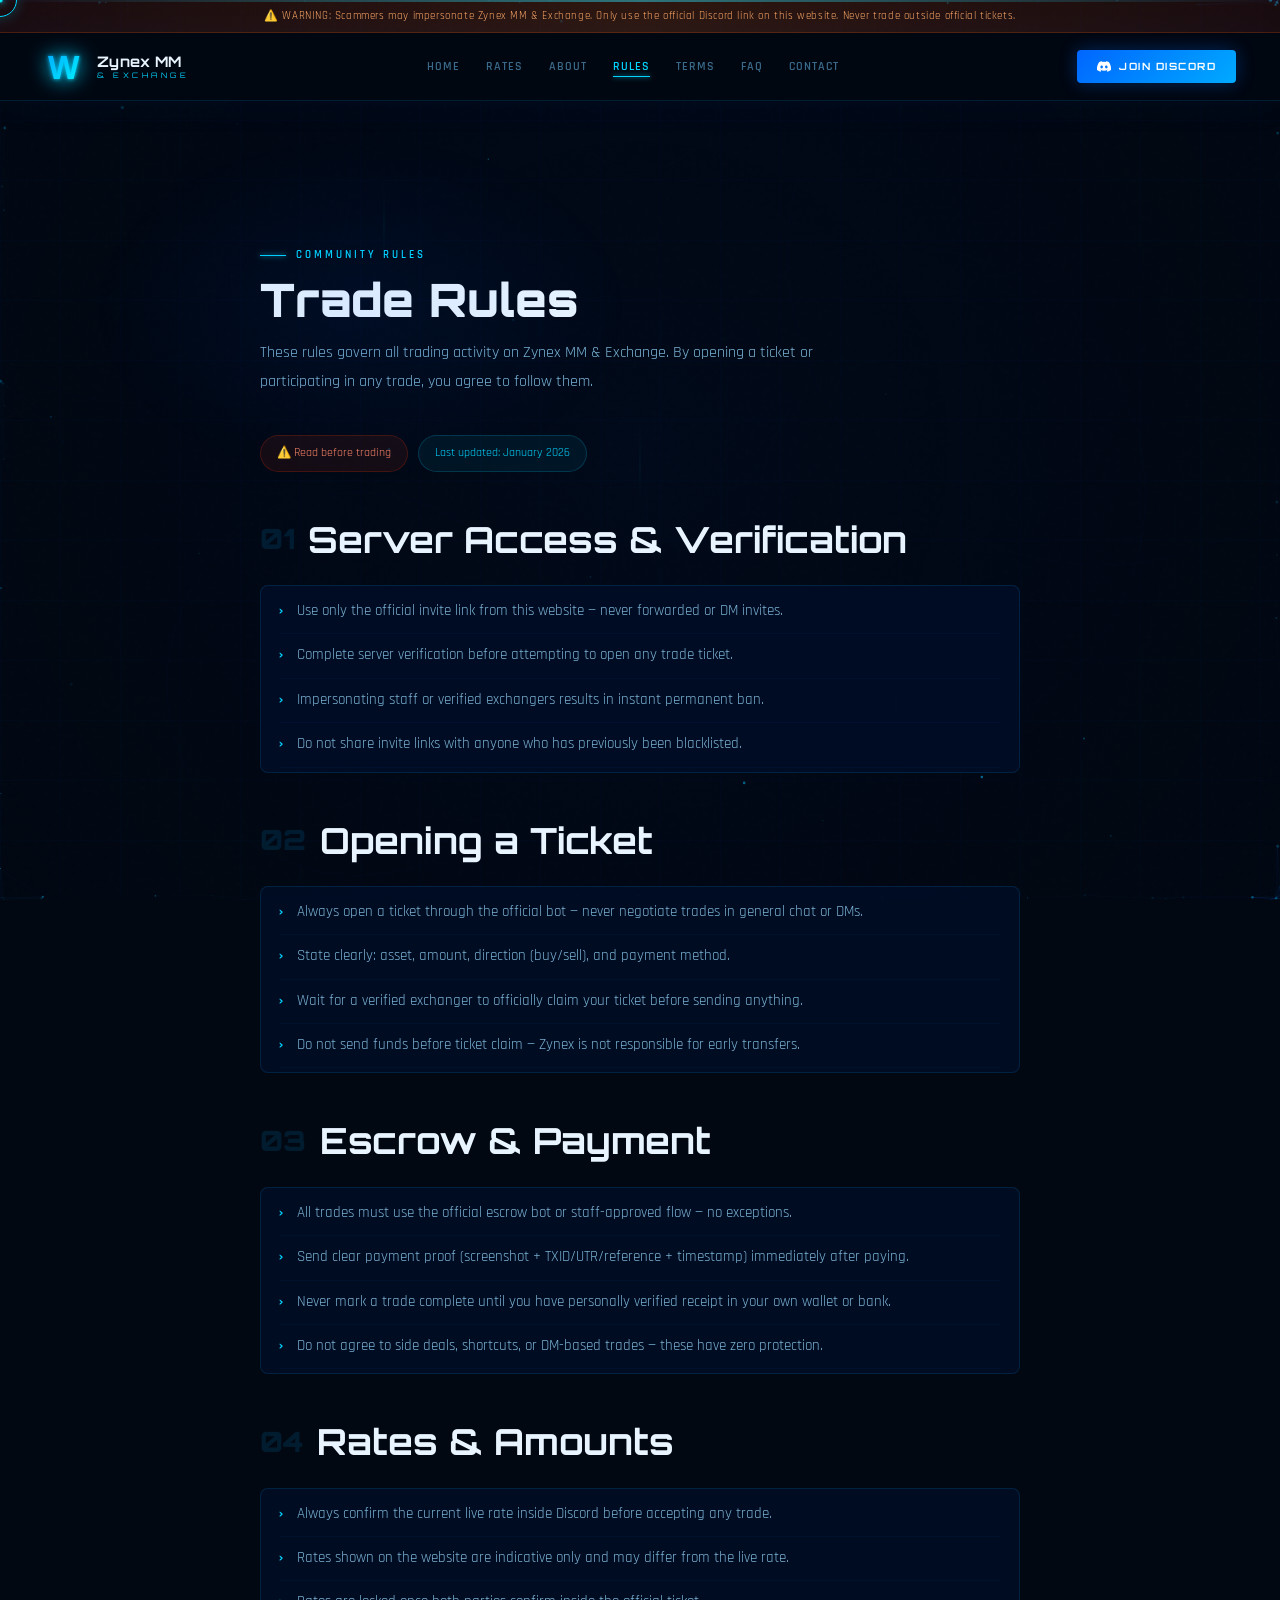
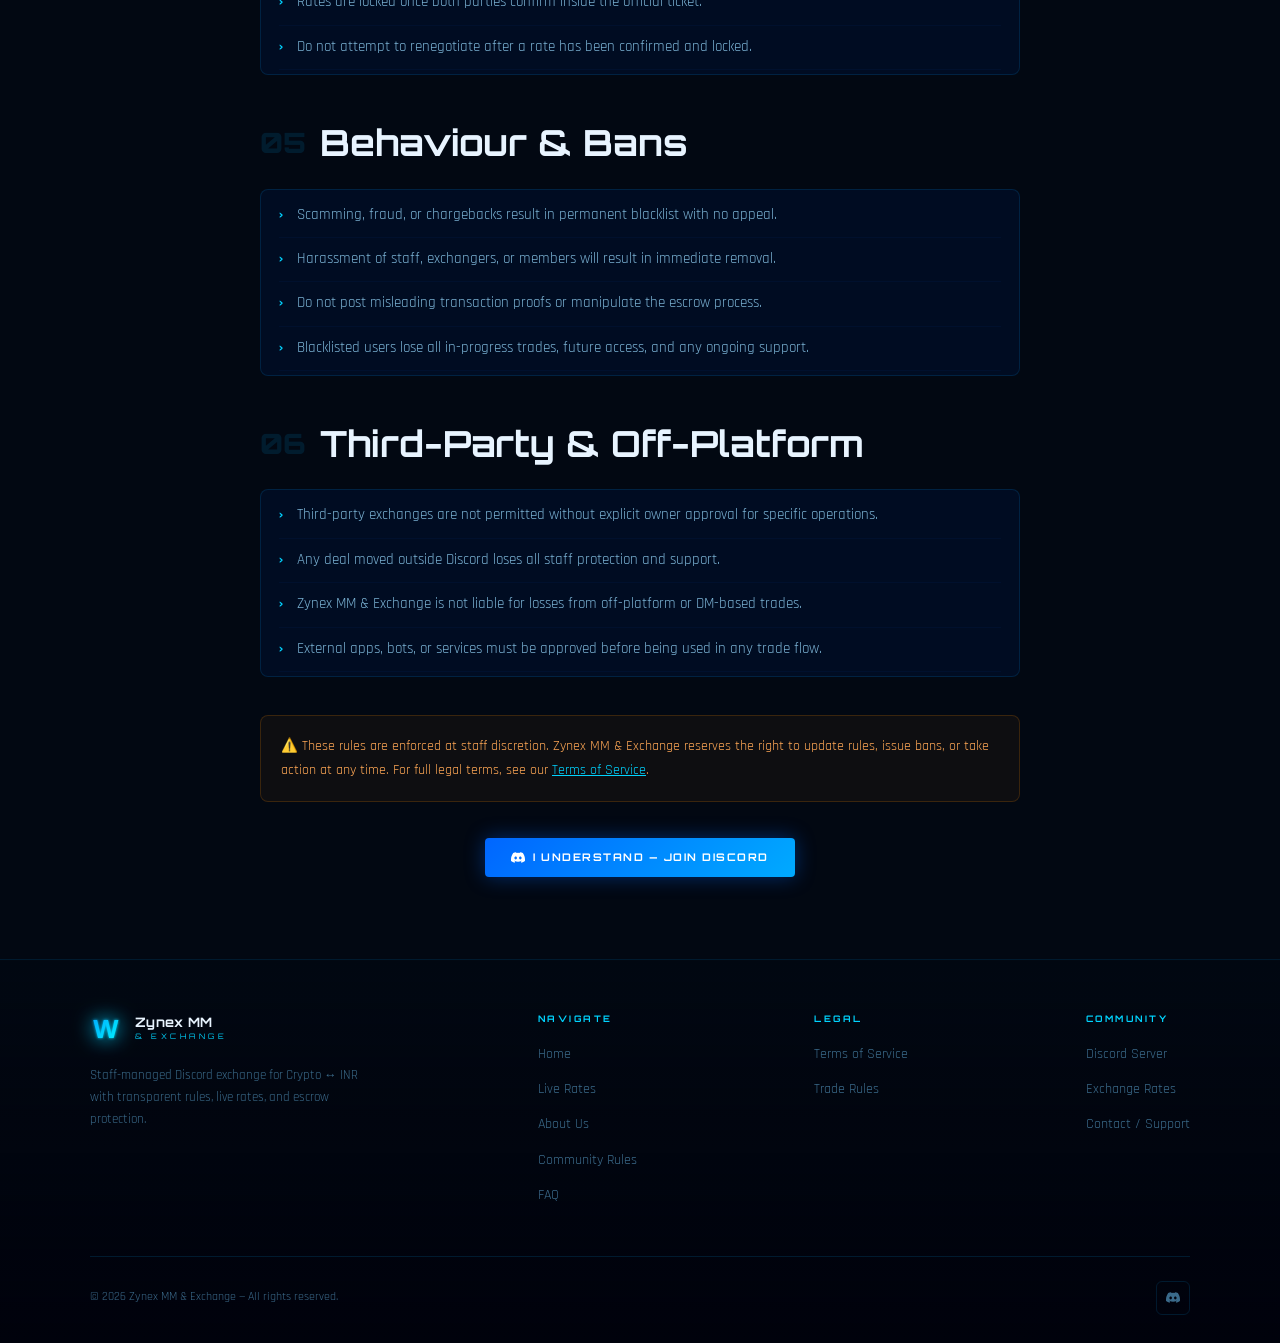
<file: rules.html>
<!DOCTYPE html>
<html lang="en">
<head>
<meta charset="UTF-8">
<meta name="viewport" content="width=device-width, initial-scale=1.0">
<title>Community Rules — Zynex MM &amp; Exchange</title>
<style>/* ══════════════════════════════════════
   ZYNEX MM & EXCHANGE — SHARED STYLES
══════════════════════════════════════ */
@import url('https://fonts.googleapis.com/css2?family=Orbitron:wght@400;600;700;900&family=Rajdhani:wght@300;400;500;600;700&display=swap');

:root{
  --bg:#020812; --bg2:#040f1e; --bg3:#061428;
  --blue-deep:#001535; --blue-mid:#003080;
  --blue-accent:#0066ff; --blue-bright:#00aaff;
  --blue-glow:#00d4ff; --blue-neon:#00f5ff;
  --text:#e8f4ff; --text-dim:#7ab3d4; --text-muted:#3a6a8a;
  --border:rgba(0,170,255,0.14); --border-b:rgba(0,212,255,0.38);
  --card:rgba(0,25,60,0.68); --card2:rgba(0,14,38,0.85);
  --green:#00ff88; --red:#ff3355; --orange:#ff8c00;
  --gold:#ffd700;
}

*,*::before,*::after{box-sizing:border-box;margin:0;padding:0;}
html{scroll-behavior:smooth;}
*{cursor:none!important;}

/* ── CURSOR ── */
#ZCO{
  position:fixed;width:34px;height:34px;
  border:1.5px solid var(--blue-glow);
  border-radius:50%;pointer-events:none;z-index:99999;
  transform:translate(-50%,-50%);
  transition:width .2s,height .2s,border-color .2s,background .2s,opacity .15s;
  box-shadow:0 0 14px rgba(0,212,255,.28);
  will-change:left,top;
}
#ZCI{
  position:fixed;width:5px;height:5px;
  background:var(--blue-neon);border-radius:50%;
  pointer-events:none;z-index:99999;
  transform:translate(-50%,-50%);
  box-shadow:0 0 8px var(--blue-neon),0 0 18px rgba(0,245,255,.45);
  transition:transform .08s,background .15s;
  will-change:left,top;
}
#ZCT{
  position:fixed;width:3px;height:3px;
  background:rgba(0,212,255,.3);border-radius:50%;
  pointer-events:none;z-index:99998;
  transform:translate(-50%,-50%);
  will-change:left,top;
}
body.zcH #ZCO{width:50px;height:50px;border-color:var(--blue-neon);background:rgba(0,245,255,.04);}
body.zcC #ZCI{transform:translate(-50%,-50%) scale(3);}
body.zcH #ZCI{background:#fff;}

/* ── BASE ── */
body{
  background:var(--bg);color:var(--text);
  font-family:'Rajdhani',sans-serif;font-size:16px;line-height:1.65;
  overflow-x:hidden;
}
body::before{
  content:'';position:fixed;inset:0;
  background-image:url("data:image/svg+xml,%3Csvg viewBox='0 0 200 200' xmlns='http://www.w3.org/2000/svg'%3E%3Cfilter id='n'%3E%3CfeTurbulence type='fractalNoise' baseFrequency='.85' numOctaves='4'/%3E%3C/filter%3E%3Crect width='100%25' height='100%25' filter='url(%23n)' opacity='.025'/%3E%3C/svg%3E");
  pointer-events:none;z-index:1;opacity:.45;
}
body::after{
  content:'';position:fixed;inset:0;
  background-image:
    linear-gradient(rgba(0,100,255,.022) 1px,transparent 1px),
    linear-gradient(90deg,rgba(0,100,255,.022) 1px,transparent 1px);
  background-size:60px 60px;pointer-events:none;z-index:1;
}
#ZBG{position:fixed;inset:0;z-index:0;pointer-events:none;}
.zscan{
  position:fixed;top:0;left:0;right:0;height:2px;
  background:linear-gradient(90deg,transparent,rgba(0,212,255,.55),transparent);
  pointer-events:none;z-index:2;
  animation:zscan 12s linear infinite;
}
@keyframes zscan{0%{top:0;opacity:1}90%{opacity:.8}100%{top:100%;opacity:0}}
.zsite{position:relative;z-index:3;}

/* ── SCAM BAR ── */
.zscam{
  background:linear-gradient(90deg,rgba(255,55,0,.1),rgba(255,100,0,.18),rgba(255,55,0,.1));
  border-bottom:1px solid rgba(255,90,0,.22);
  text-align:center;padding:7px 20px;
  font-size:11px;letter-spacing:.6px;color:#ffaa66;
  animation:zscamanim 4s ease-in-out infinite;
}
@keyframes zscamanim{0%,100%{opacity:1}50%{opacity:.6}}

/* ── NAV ── */
.znav{
  position:sticky;top:0;z-index:100;
  display:flex;align-items:center;justify-content:space-between;
  padding:0 44px;height:68px;
  background:rgba(2,8,18,.94);
  backdrop-filter:blur(26px);-webkit-backdrop-filter:blur(26px);
  border-bottom:1px solid var(--border);
  box-shadow:0 0 40px rgba(0,70,180,.07);
}
.zlogo{display:flex;align-items:center;gap:13px;text-decoration:none;}
.zlogo-img{
  width:40px;height:40px;
  filter:drop-shadow(0 0 10px var(--blue-glow));
  animation:zlogopulse 3.5s ease-in-out infinite;
}
@keyframes zlogopulse{
  0%,100%{filter:drop-shadow(0 0 10px var(--blue-glow)) drop-shadow(0 0 20px rgba(0,212,255,.3))}
  50%{filter:drop-shadow(0 0 18px var(--blue-neon)) drop-shadow(0 0 38px rgba(0,245,255,.5))}
}
.zlogo-text{font-family:'Orbitron',monospace;font-size:14.5px;font-weight:700;color:var(--text);line-height:1.2;letter-spacing:.3px;}
.zlogo-text em{display:block;font-style:normal;font-size:7.5px;font-weight:400;color:var(--blue-glow);letter-spacing:3.5px;text-transform:uppercase;margin-top:1px;}
.znav-links{display:flex;align-items:center;gap:26px;list-style:none;}
.znav-links a{
  color:var(--text-muted);text-decoration:none;
  font-size:11.5px;font-weight:600;letter-spacing:1px;text-transform:uppercase;
  transition:color .2s;position:relative;padding-bottom:3px;
}
.znav-links a::after{
  content:'';position:absolute;bottom:0;left:0;
  width:0;height:1px;background:var(--blue-glow);
  transition:width .28s;box-shadow:0 0 5px var(--blue-glow);
}
.znav-links a:hover,.znav-links a.zon{color:var(--blue-glow);}
.znav-links a:hover::after,.znav-links a.zon::after{width:100%;}
.znav-dc{
  display:inline-flex;align-items:center;gap:8px;
  padding:8px 20px;border-radius:4px;
  font-family:'Orbitron',monospace;font-size:10px;font-weight:700;
  letter-spacing:1.5px;text-decoration:none;text-transform:uppercase;
  background:linear-gradient(135deg,var(--blue-accent),var(--blue-bright));
  color:#fff;box-shadow:0 0 18px rgba(0,102,255,.32);
  transition:all .28s;white-space:nowrap;
}
.znav-dc:hover{box-shadow:0 0 32px rgba(0,170,255,.55);transform:translateY(-1px);}
.zmob{display:none;background:none;border:none;color:var(--blue-glow);font-size:22px;padding:4px;}

/* ── BUTTONS ── */
.zbtn{
  display:inline-flex;align-items:center;gap:8px;
  padding:11px 26px;border-radius:4px;
  font-family:'Orbitron',monospace;font-size:10.5px;font-weight:700;
  letter-spacing:1.5px;text-decoration:none;text-transform:uppercase;
  transition:all .28s;border:none;
}
.zbtn-p{background:linear-gradient(135deg,var(--blue-accent),var(--blue-bright));color:#fff;box-shadow:0 0 20px rgba(0,102,255,.38);}
.zbtn-p:hover{box-shadow:0 0 38px rgba(0,170,255,.58);transform:translateY(-1px);}
.zbtn-o{background:transparent;color:var(--blue-glow);border:1px solid var(--blue-glow);box-shadow:0 0 8px rgba(0,212,255,.1);}
.zbtn-o:hover{background:rgba(0,212,255,.07);box-shadow:0 0 24px rgba(0,212,255,.28);}
.zbtn-g{background:rgba(0,100,255,.07);color:var(--text-dim);border:1px solid var(--border);}
.zbtn-g:hover{border-color:var(--border-b);color:var(--text);}
.zbtn-r{background:rgba(255,51,85,.1);color:#ff6680;border:1px solid rgba(255,51,85,.25);}
.zbtn-r:hover{background:rgba(255,51,85,.18);}

/* ── SECTION BASICS ── */
.zsec{padding:82px 44px;}
.zinn{max-width:1100px;margin:0 auto;}
.zinn-sm{max-width:760px;margin:0 auto;}
.zlabel{
  font-size:10.5px;font-weight:600;letter-spacing:3px;
  text-transform:uppercase;color:var(--blue-glow);
  margin-bottom:10px;display:flex;align-items:center;gap:10px;
}
.zlabel::before{content:'';width:26px;height:1px;background:var(--blue-glow);box-shadow:0 0 5px var(--blue-glow);}
.zh2{font-family:'Orbitron',monospace;font-size:clamp(22px,3vw,36px);font-weight:700;margin-bottom:12px;}
.zdesc{font-size:15px;color:var(--text-dim);max-width:500px;margin-bottom:48px;line-height:1.7;}

/* ── REVEAL ── */
.zrev{opacity:0;transform:translateY(26px);transition:opacity .68s ease,transform .68s ease;}
.zrev.zvis{opacity:1;transform:translateY(0);}
.zrev:nth-child(2){transition-delay:.08s;}
.zrev:nth-child(3){transition-delay:.16s;}
.zrev:nth-child(4){transition-delay:.24s;}
.zrev:nth-child(5){transition-delay:.32s;}
.zrev:nth-child(6){transition-delay:.40s;}

/* ── TICKER ── */
.zticker{overflow:hidden;background:rgba(0,14,38,.8);border-top:1px solid var(--border);border-bottom:1px solid var(--border);padding:9px 0;}
.zticker-track{display:flex;gap:52px;animation:ztk 30s linear infinite;width:max-content;}
.ztick-item{display:flex;align-items:center;gap:10px;white-space:nowrap;font-family:'Orbitron',monospace;font-size:11.5px;letter-spacing:.5px;}
.ztick-sym{color:var(--blue-glow);font-weight:700;}
.ztick-val{color:var(--text-dim);}
.ztick-chg{font-size:10.5px;}
.ztick-chg.up{color:var(--green);}
.ztick-chg.dn{color:var(--red);}
@keyframes ztk{0%{transform:translateX(0)}100%{transform:translateX(-50%)}}

/* ── STATS BAR ── */
.zstats{display:grid;grid-template-columns:repeat(4,1fr);gap:1px;background:var(--border);}
.zstat{background:var(--bg2);padding:28px 20px;text-align:center;position:relative;overflow:hidden;transition:background .28s;}
.zstat:hover{background:rgba(0,28,66,.8);}
.zstat::before{content:'';position:absolute;top:0;left:50%;transform:translateX(-50%);width:38%;height:1px;background:linear-gradient(90deg,transparent,var(--blue-glow),transparent);}
.zstat-num{font-family:'Orbitron',monospace;font-size:25px;font-weight:900;color:var(--blue-glow);text-shadow:0 0 20px rgba(0,212,255,.38);display:block;letter-spacing:-1px;}
.zstat-lbl{font-size:10px;color:var(--text-muted);letter-spacing:2px;text-transform:uppercase;margin-top:5px;display:block;}

/* ── CARDS ── */
.zcard{background:var(--card2);border:1px solid var(--border);border-radius:9px;padding:28px;transition:all .28s;}
.zcard:hover{border-color:var(--border-b);transform:translateY(-3px);box-shadow:0 16px 40px rgba(0,50,150,.18);}
.zcard-icon{width:44px;height:44px;background:linear-gradient(135deg,rgba(0,102,255,.18),rgba(0,170,255,.09));border:1px solid rgba(0,170,255,.28);border-radius:8px;display:flex;align-items:center;justify-content:center;font-size:19px;margin-bottom:16px;}
.zcard h3{font-family:'Orbitron',monospace;font-size:12px;font-weight:700;color:var(--text);margin-bottom:9px;letter-spacing:.5px;}
.zcard p{font-size:13.5px;color:var(--text-dim);line-height:1.7;}

/* ── STEP CARDS ── */
.zstep{background:var(--card);border:1px solid var(--border);border-radius:9px;padding:34px 26px;position:relative;overflow:hidden;transition:all .38s;}
.zstep::before{content:'';position:absolute;top:0;left:0;right:0;height:1px;background:linear-gradient(90deg,transparent,var(--blue-accent),transparent);opacity:0;transition:opacity .38s;}
.zstep:hover{border-color:rgba(0,170,255,.28);transform:translateY(-4px);box-shadow:0 20px 46px rgba(0,40,140,.2);}
.zstep:hover::before{opacity:1;}
.zstep-num{font-family:'Orbitron',monospace;font-size:44px;font-weight:900;color:rgba(0,170,255,.09);line-height:1;margin-bottom:14px;}
.zstep h3{font-family:'Orbitron',monospace;font-size:12.5px;font-weight:700;color:var(--blue-bright);margin-bottom:10px;letter-spacing:1px;}
.zstep p{font-size:14px;color:var(--text-dim);line-height:1.7;}

/* ── TABLE ── */
.ztbl-wrap{overflow-x:auto;border-radius:9px;border:1px solid var(--border);margin-bottom:6px;}
table{width:100%;border-collapse:collapse;font-size:13.5px;}
thead tr{background:linear-gradient(135deg,rgba(0,48,116,.58),rgba(0,28,76,.8));}
thead th{padding:13px 18px;text-align:left;font-family:'Orbitron',monospace;font-size:9px;font-weight:700;letter-spacing:1.5px;text-transform:uppercase;color:var(--blue-glow);border-bottom:1px solid var(--border);white-space:nowrap;}
tbody tr{border-bottom:1px solid rgba(0,100,255,.055);transition:background .18s;}
tbody tr:last-child{border-bottom:none;}
tbody tr:hover{background:rgba(0,100,255,.052);}
tbody td{padding:13px 18px;color:var(--text-dim);white-space:nowrap;}
tbody td:first-child{color:var(--text);font-weight:600;}
.zrv{color:#00e5ff!important;font-weight:700!important;font-family:'Orbitron',monospace;font-size:11px!important;}
.zlive{display:inline-flex;align-items:center;gap:5px;font-size:11px;color:var(--green);}
.zlive::before{content:'';width:5px;height:5px;border-radius:50%;background:var(--green);box-shadow:0 0 6px var(--green);animation:zpulse 2s ease-in-out infinite;}
@keyframes zpulse{0%,100%{opacity:1}50%{opacity:.2}}

/* ── FAQ ── */
.zfaq-item{border:1px solid var(--border);border-radius:7px;margin-bottom:10px;overflow:hidden;transition:border-color .28s;}
.zfaq-item:hover{border-color:rgba(0,170,255,.28);}
.zfaq-q{padding:18px 22px;font-weight:600;font-size:15px;display:flex;align-items:center;justify-content:space-between;gap:14px;user-select:none;background:var(--card2);transition:background .18s;}
.zfaq-q:hover{background:rgba(0,26,66,.6);}
.zfaq-arr{font-size:18px;color:var(--blue-glow);transition:transform .28s;flex-shrink:0;}
.zfaq-item.open .zfaq-arr{transform:rotate(45deg);}
.zfaq-body{max-height:0;overflow:hidden;transition:max-height .38s ease;}
.zfaq-item.open .zfaq-body{max-height:320px;}
.zfaq-ans{padding:0 22px 18px;font-size:14px;color:var(--text-dim);line-height:1.8;background:var(--card2);border-top:1px solid var(--border);}

/* ── CTA BANNER ── */
.zcta{
  background:linear-gradient(135deg,rgba(0,48,136,.38),rgba(0,18,68,.6));
  border:1px solid var(--border-b);border-radius:12px;
  padding:52px 44px;text-align:center;position:relative;overflow:hidden;
}
.zcta::before{content:'';position:absolute;inset:0;background:radial-gradient(ellipse at 50% 0%,rgba(0,148,255,.1),transparent 62%);pointer-events:none;}
.zcta h2{font-size:clamp(20px,3vw,34px);margin-bottom:14px;}
.zcta p{color:var(--text-dim);max-width:480px;margin:0 auto 30px;font-size:15px;}

/* ── PAGE HERO (inner pages) ── */
.zpage-hero{padding:64px 0 28px;position:relative;}
.zpage-hero::before{content:'';position:absolute;top:50%;left:-180px;width:560px;height:360px;background:radial-gradient(ellipse,rgba(0,90,255,.07),transparent 68%);transform:translateY(-50%);pointer-events:none;}
.zpage-h1{font-family:'Orbitron',monospace;font-size:clamp(24px,4vw,46px);font-weight:900;margin-bottom:14px;line-height:1.1;}
.zpage-lead{font-size:16px;color:var(--text-dim);max-width:560px;line-height:1.8;margin-bottom:10px;}
.zbadge{display:inline-flex;align-items:center;gap:7px;padding:5px 14px;border:1px solid rgba(0,212,255,.26);border-radius:20px;background:rgba(0,212,255,.05);font-size:10px;font-weight:600;letter-spacing:2px;text-transform:uppercase;color:var(--blue-glow);margin-top:14px;}
.zbadge::before{content:'';width:6px;height:6px;border-radius:50%;background:var(--green);box-shadow:0 0 7px var(--green);animation:zpulse 2s ease-in-out infinite;}
.zdivider{height:1px;background:linear-gradient(90deg,transparent,var(--border),transparent);margin:46px 0;}

/* ── FOOTER ── */
.zfoot{background:linear-gradient(0deg,rgba(0,2,12,1),transparent);border-top:1px solid var(--border);padding:52px 44px 28px;}
.zfoot-inner{max-width:1100px;margin:0 auto;}
.zfoot-top{display:flex;justify-content:space-between;align-items:flex-start;flex-wrap:wrap;gap:38px;padding-bottom:38px;border-bottom:1px solid var(--border);margin-bottom:24px;}
.zfoot-brand{max-width:270px;}
.zfoot-brand p{font-size:12.5px;color:var(--text-muted);margin-top:12px;line-height:1.75;}
.zfoot-col h4{font-family:'Orbitron',monospace;font-size:9px;font-weight:700;letter-spacing:2.5px;color:var(--blue-glow);margin-bottom:14px;text-transform:uppercase;}
.zfoot-col ul{list-style:none;}
.zfoot-col li{margin-bottom:9px;}
.zfoot-col a{color:var(--text-muted);text-decoration:none;font-size:13.5px;transition:color .2s;}
.zfoot-col a:hover{color:var(--blue-glow);}
.zfoot-bot{display:flex;justify-content:space-between;align-items:center;flex-wrap:wrap;gap:10px;font-size:11.5px;color:var(--text-muted);}
.zfoot-soc{display:flex;gap:8px;}
.zfoot-soc a{width:34px;height:34px;border:1px solid var(--border);border-radius:6px;display:flex;align-items:center;justify-content:center;color:var(--text-muted);text-decoration:none;font-size:14px;transition:all .2s;}
.zfoot-soc a:hover{border-color:var(--border-b);color:var(--blue-glow);}

/* ── ADMIN PANEL ── */
#zaLogin{display:none;position:fixed;inset:0;z-index:9998;background:rgba(0,4,14,.98);backdrop-filter:blur(32px);align-items:center;justify-content:center;}
#zaLogin.zon{display:flex;}
.zaLogin-box{background:var(--bg2);border:1px solid rgba(0,200,255,.28);border-radius:12px;padding:46px 40px;max-width:400px;width:100%;text-align:center;box-shadow:0 0 80px rgba(0,100,255,.2);}
.zaLogin-box h3{font-family:'Orbitron',monospace;font-size:18px;color:var(--blue-glow);margin-bottom:6px;letter-spacing:2px;}
.zaLogin-box p{font-size:10.5px;color:var(--text-muted);margin-bottom:26px;letter-spacing:1px;}
.zaLogin-inp{width:100%;background:rgba(0,8,26,.9);border:1px solid rgba(0,100,255,.28);border-radius:6px;padding:13px 16px;color:var(--text);font-size:15px;text-align:center;letter-spacing:3px;outline:none;margin-bottom:14px;font-family:monospace;transition:border-color .2s;}
.zaLogin-inp:focus{border-color:var(--blue-glow);}
.zaLogin-btn{width:100%;padding:13px;background:linear-gradient(135deg,var(--blue-accent),var(--blue-bright));border:none;border-radius:6px;color:#fff;font-family:'Orbitron',monospace;font-size:11px;font-weight:700;letter-spacing:2px;}
.zaLogin-err{color:#ff6666;font-size:12px;margin-top:10px;min-height:18px;}
#zaPanel{display:none;position:fixed;inset:0;z-index:9999;background:rgba(0,4,14,.97);backdrop-filter:blur(22px);overflow-y:auto;}
#zaPanel.zon{display:flex;align-items:flex-start;justify-content:center;padding:36px 18px;}
.zaPanel-w{width:100%;max-width:940px;background:var(--bg2);border:1px solid rgba(0,200,255,.26);border-radius:12px;overflow:hidden;box-shadow:0 0 90px rgba(0,170,255,.16);}
.zaPanel-head{background:linear-gradient(135deg,rgba(0,48,118,.8),rgba(0,18,54,.9));padding:20px 30px;display:flex;align-items:center;justify-content:space-between;border-bottom:1px solid rgba(0,200,255,.18);}
.zaPanel-head h2{font-family:'Orbitron',monospace;font-size:14px;font-weight:700;color:var(--blue-glow);letter-spacing:2px;margin:0;}
.zaPanel-close{width:33px;height:33px;background:rgba(255,60,60,.1);border:1px solid rgba(255,60,60,.25);border-radius:6px;color:#ff6666;font-size:16px;display:flex;align-items:center;justify-content:center;transition:all .2s;}
.zaPanel-close:hover{background:rgba(255,60,60,.26);}
.zaPanel-body{padding:26px;}
.za-tabs{display:flex;gap:3px;margin-bottom:22px;border-bottom:1px solid var(--border);overflow-x:auto;}
.za-tab{padding:8px 17px;font-family:'Orbitron',monospace;font-size:9px;font-weight:700;letter-spacing:1px;text-transform:uppercase;border-radius:4px 4px 0 0;color:var(--text-muted);border:1px solid transparent;border-bottom:none;transition:all .18s;white-space:nowrap;}
.za-tab:hover{color:var(--blue-glow);}
.za-tab.zon{color:var(--blue-glow);background:rgba(0,100,255,.08);border-color:var(--border);border-bottom-color:var(--bg2);}
.za-sec{display:none;}
.za-sec.zon{display:block;}
.za-group{background:rgba(0,12,34,.6);border:1px solid var(--border);border-radius:8px;padding:20px;margin-bottom:16px;}
.za-gtitle{font-family:'Orbitron',monospace;font-size:9.5px;font-weight:700;letter-spacing:1.5px;color:var(--blue-bright);text-transform:uppercase;margin-bottom:14px;padding-bottom:8px;border-bottom:1px solid var(--border);}
.za-field{margin-bottom:12px;}
.za-field label{display:block;font-size:11px;font-weight:600;color:var(--text-dim);margin-bottom:4px;}
.za-inp{width:100%;background:rgba(0,7,22,.8);border:1px solid rgba(0,100,255,.18);border-radius:4px;padding:8px 11px;color:var(--text);font-family:'Rajdhani',sans-serif;font-size:13.5px;outline:none;transition:border-color .18s;}
.za-inp:focus{border-color:var(--blue-glow);}
.za-2col{display:grid;grid-template-columns:1fr 1fr;gap:12px;}
.za-save{width:100%;padding:12px;background:linear-gradient(135deg,var(--blue-accent),var(--blue-bright));border:none;border-radius:6px;color:#fff;font-family:'Orbitron',monospace;font-size:10.5px;font-weight:700;letter-spacing:2px;text-transform:uppercase;margin-top:5px;transition:all .28s;box-shadow:0 0 16px rgba(0,100,255,.25);}
.za-save:hover{box-shadow:0 0 30px rgba(0,170,255,.44);transform:translateY(-1px);}
.za-notice{display:none;padding:10px 13px;background:rgba(0,255,100,.07);border:1px solid rgba(0,255,100,.18);border-radius:4px;color:#4dff91;font-size:12px;font-weight:600;margin-bottom:12px;letter-spacing:.3px;}
.za-notice.zon{display:block;}

/* ── RESPONSIVE ── */
@media(max-width:960px){
  .z3col{grid-template-columns:repeat(2,1fr)!important;}
  .z4col{grid-template-columns:repeat(2,1fr)!important;}
  .zstats{grid-template-columns:repeat(2,1fr)!important;}
}
@media(max-width:700px){
  .znav{padding:0 18px;}
  .znav-links{display:none;}
  .znav-links.zmopen{display:flex;flex-direction:column;position:fixed;top:68px;left:0;right:0;background:rgba(2,8,18,.97);padding:20px;gap:16px;border-bottom:1px solid var(--border);z-index:99;}
  .zmob{display:block;}
  .zsec{padding:62px 18px;}
  .zfoot{padding:38px 18px 22px;}
  .zfoot-top{flex-direction:column;}
  .za-2col{grid-template-columns:1fr;}
  .zcta{padding:36px 22px;}
  .z3col,.z4col,.zstats{grid-template-columns:1fr!important;}
}
</style>
</head>
<body>

<div id="ZCO"></div><div id="ZCI"></div><div id="ZCT"></div>
<canvas id="ZBG"></canvas><div class="zscan"></div>
<div class="zsite">
<div class="zscam" id="zscamBar">⚠️ WARNING: Scammers may impersonate Zynex MM &amp; Exchange. Only use the official Discord link on this website. Never trade outside official tickets.</div>
<nav class="znav">
  <a href="index.html" class="zlogo">
    <img class="zlogo-img" src="[data-uri]" alt="Zynex">
    <div class="zlogo-text">Zynex MM<em>&amp; Exchange</em></div>
  </a>
  <ul class="znav-links" id="znl"><li><a href="index.html" class="">Home</a></li>
<li><a href="rates.html" class="">Rates</a></li>
<li><a href="about.html" class="">About</a></li>
<li><a href="rules.html" class="zon">Rules</a></li>
<li><a href="terms.html" class="">Terms</a></li>
<li><a href="faq.html" class="">FAQ</a></li>
<li><a href="contact.html" class="">Contact</a></li></ul>
  <div style="display:flex;align-items:center;gap:10px;">
    <a href="https://discord.gg/MnWc4d2F76" class="znav-dc" target="_blank"><svg width="14" height="11" viewBox="0 0 71 55" fill="currentColor"><path d="M60.1 4.9A58.5 58.5 0 0045.6.9a40 40 0 00-1.8 3.7 54.2 54.2 0 00-16.2 0A38.6 38.6 0 0025.7.9 58.4 58.4 0 0011 5C1.6 18.7-1 32 .3 45.1a59 59 0 0017.9 9.1 42.5 42.5 0 003.7-6 38.4 38.4 0 01-5.8-2.8l1.4-1.1a42 42 0 0036.1 0l1.4 1.1a38 38 0 01-5.9 2.8 42.5 42.5 0 003.7 6.1 58.7 58.7 0 0017.9-9.1C72.2 30 68.5 16.9 60.1 4.9zM23.7 37.3c-3.5 0-6.4-3.2-6.4-7.2s2.8-7.2 6.4-7.2c3.5 0 6.4 3.2 6.4 7.2s-3 7.2-6.4 7.2zm23.6 0c-3.5 0-6.4-3.2-6.4-7.2s2.8-7.2 6.4-7.2c3.5 0 6.4 3.2 6.4 7.2s-3 7.2-6.4 7.2z"/></svg> Join Discord</a>
    <button class="zmob" onclick="ztoggleNav()">☰</button>
  </div>
</nav>

<section class="zsec">
  <div class="zinn-sm">
    <div class="zpage-hero">
      <div class="zlabel">Community Rules</div>
      <h1 class="zpage-h1">Trade Rules</h1>
      <p class="zpage-lead">These rules govern all trading activity on Zynex MM &amp; Exchange. By opening a ticket or participating in any trade, you agree to follow them.</p>
    </div>
    <div style="display:flex;gap:10px;flex-wrap:wrap;margin-bottom:38px;">
      <div style="padding:8px 16px;background:rgba(255,55,0,.08);border:1px solid rgba(255,55,0,.2);border-radius:20px;font-size:11.5px;color:#ff8866;">⚠️ Read before trading</div>
      <div style="padding:8px 16px;background:rgba(0,212,255,.06);border:1px solid rgba(0,212,255,.18);border-radius:20px;font-size:11.5px;color:var(--blue-glow);">Last updated: January 2026</div>
    </div>
    
<div style="margin-bottom:38px;">
  <div style="display:flex;align-items:center;gap:14px;margin-bottom:16px;">
    <div style="font-family:'Orbitron',monospace;font-size:28px;font-weight:900;color:rgba(0,170,255,.12);line-height:1;">01</div>
    <h2 class="zh2" style="margin:0;">Server Access &amp; Verification</h2>
  </div>
  <ul style="list-style:none;background:var(--card2);border:1px solid var(--border);border-radius:8px;padding:4px 18px;"><li style="padding:9px 0 9px 18px;color:var(--text-dim);font-size:14.5px;line-height:1.75;border-bottom:1px solid rgba(0,100,255,.05);position:relative;"><span style="position:absolute;left:0;color:var(--blue-glow);font-weight:700;">›</span>Use only the official invite link from this website — never forwarded or DM invites.</li><li style="padding:9px 0 9px 18px;color:var(--text-dim);font-size:14.5px;line-height:1.75;border-bottom:1px solid rgba(0,100,255,.05);position:relative;"><span style="position:absolute;left:0;color:var(--blue-glow);font-weight:700;">›</span>Complete server verification before attempting to open any trade ticket.</li><li style="padding:9px 0 9px 18px;color:var(--text-dim);font-size:14.5px;line-height:1.75;border-bottom:1px solid rgba(0,100,255,.05);position:relative;"><span style="position:absolute;left:0;color:var(--blue-glow);font-weight:700;">›</span>Impersonating staff or verified exchangers results in instant permanent ban.</li><li style="padding:9px 0 9px 18px;color:var(--text-dim);font-size:14.5px;line-height:1.75;border-bottom:1px solid rgba(0,100,255,.05);position:relative;"><span style="position:absolute;left:0;color:var(--blue-glow);font-weight:700;">›</span>Do not share invite links with anyone who has previously been blacklisted.</li></ul>
</div>
    
<div style="margin-bottom:38px;">
  <div style="display:flex;align-items:center;gap:14px;margin-bottom:16px;">
    <div style="font-family:'Orbitron',monospace;font-size:28px;font-weight:900;color:rgba(0,170,255,.12);line-height:1;">02</div>
    <h2 class="zh2" style="margin:0;">Opening a Ticket</h2>
  </div>
  <ul style="list-style:none;background:var(--card2);border:1px solid var(--border);border-radius:8px;padding:4px 18px;"><li style="padding:9px 0 9px 18px;color:var(--text-dim);font-size:14.5px;line-height:1.75;border-bottom:1px solid rgba(0,100,255,.05);position:relative;"><span style="position:absolute;left:0;color:var(--blue-glow);font-weight:700;">›</span>Always open a ticket through the official bot — never negotiate trades in general chat or DMs.</li><li style="padding:9px 0 9px 18px;color:var(--text-dim);font-size:14.5px;line-height:1.75;border-bottom:1px solid rgba(0,100,255,.05);position:relative;"><span style="position:absolute;left:0;color:var(--blue-glow);font-weight:700;">›</span>State clearly: asset, amount, direction (buy/sell), and payment method.</li><li style="padding:9px 0 9px 18px;color:var(--text-dim);font-size:14.5px;line-height:1.75;border-bottom:1px solid rgba(0,100,255,.05);position:relative;"><span style="position:absolute;left:0;color:var(--blue-glow);font-weight:700;">›</span>Wait for a verified exchanger to officially claim your ticket before sending anything.</li><li style="padding:9px 0 9px 18px;color:var(--text-dim);font-size:14.5px;line-height:1.75;border-bottom:1px solid rgba(0,100,255,.05);position:relative;"><span style="position:absolute;left:0;color:var(--blue-glow);font-weight:700;">›</span>Do not send funds before ticket claim — Zynex is not responsible for early transfers.</li></ul>
</div>
    
<div style="margin-bottom:38px;">
  <div style="display:flex;align-items:center;gap:14px;margin-bottom:16px;">
    <div style="font-family:'Orbitron',monospace;font-size:28px;font-weight:900;color:rgba(0,170,255,.12);line-height:1;">03</div>
    <h2 class="zh2" style="margin:0;">Escrow &amp; Payment</h2>
  </div>
  <ul style="list-style:none;background:var(--card2);border:1px solid var(--border);border-radius:8px;padding:4px 18px;"><li style="padding:9px 0 9px 18px;color:var(--text-dim);font-size:14.5px;line-height:1.75;border-bottom:1px solid rgba(0,100,255,.05);position:relative;"><span style="position:absolute;left:0;color:var(--blue-glow);font-weight:700;">›</span>All trades must use the official escrow bot or staff-approved flow — no exceptions.</li><li style="padding:9px 0 9px 18px;color:var(--text-dim);font-size:14.5px;line-height:1.75;border-bottom:1px solid rgba(0,100,255,.05);position:relative;"><span style="position:absolute;left:0;color:var(--blue-glow);font-weight:700;">›</span>Send clear payment proof (screenshot + TXID/UTR/reference + timestamp) immediately after paying.</li><li style="padding:9px 0 9px 18px;color:var(--text-dim);font-size:14.5px;line-height:1.75;border-bottom:1px solid rgba(0,100,255,.05);position:relative;"><span style="position:absolute;left:0;color:var(--blue-glow);font-weight:700;">›</span>Never mark a trade complete until you have personally verified receipt in your own wallet or bank.</li><li style="padding:9px 0 9px 18px;color:var(--text-dim);font-size:14.5px;line-height:1.75;border-bottom:1px solid rgba(0,100,255,.05);position:relative;"><span style="position:absolute;left:0;color:var(--blue-glow);font-weight:700;">›</span>Do not agree to side deals, shortcuts, or DM-based trades — these have zero protection.</li></ul>
</div>
    
<div style="margin-bottom:38px;">
  <div style="display:flex;align-items:center;gap:14px;margin-bottom:16px;">
    <div style="font-family:'Orbitron',monospace;font-size:28px;font-weight:900;color:rgba(0,170,255,.12);line-height:1;">04</div>
    <h2 class="zh2" style="margin:0;">Rates &amp; Amounts</h2>
  </div>
  <ul style="list-style:none;background:var(--card2);border:1px solid var(--border);border-radius:8px;padding:4px 18px;"><li style="padding:9px 0 9px 18px;color:var(--text-dim);font-size:14.5px;line-height:1.75;border-bottom:1px solid rgba(0,100,255,.05);position:relative;"><span style="position:absolute;left:0;color:var(--blue-glow);font-weight:700;">›</span>Always confirm the current live rate inside Discord before accepting any trade.</li><li style="padding:9px 0 9px 18px;color:var(--text-dim);font-size:14.5px;line-height:1.75;border-bottom:1px solid rgba(0,100,255,.05);position:relative;"><span style="position:absolute;left:0;color:var(--blue-glow);font-weight:700;">›</span>Rates shown on the website are indicative only and may differ from the live rate.</li><li style="padding:9px 0 9px 18px;color:var(--text-dim);font-size:14.5px;line-height:1.75;border-bottom:1px solid rgba(0,100,255,.05);position:relative;"><span style="position:absolute;left:0;color:var(--blue-glow);font-weight:700;">›</span>Rates are locked once both parties confirm inside the official ticket.</li><li style="padding:9px 0 9px 18px;color:var(--text-dim);font-size:14.5px;line-height:1.75;border-bottom:1px solid rgba(0,100,255,.05);position:relative;"><span style="position:absolute;left:0;color:var(--blue-glow);font-weight:700;">›</span>Do not attempt to renegotiate after a rate has been confirmed and locked.</li></ul>
</div>
    
<div style="margin-bottom:38px;">
  <div style="display:flex;align-items:center;gap:14px;margin-bottom:16px;">
    <div style="font-family:'Orbitron',monospace;font-size:28px;font-weight:900;color:rgba(0,170,255,.12);line-height:1;">05</div>
    <h2 class="zh2" style="margin:0;">Behaviour &amp; Bans</h2>
  </div>
  <ul style="list-style:none;background:var(--card2);border:1px solid var(--border);border-radius:8px;padding:4px 18px;"><li style="padding:9px 0 9px 18px;color:var(--text-dim);font-size:14.5px;line-height:1.75;border-bottom:1px solid rgba(0,100,255,.05);position:relative;"><span style="position:absolute;left:0;color:var(--blue-glow);font-weight:700;">›</span>Scamming, fraud, or chargebacks result in permanent blacklist with no appeal.</li><li style="padding:9px 0 9px 18px;color:var(--text-dim);font-size:14.5px;line-height:1.75;border-bottom:1px solid rgba(0,100,255,.05);position:relative;"><span style="position:absolute;left:0;color:var(--blue-glow);font-weight:700;">›</span>Harassment of staff, exchangers, or members will result in immediate removal.</li><li style="padding:9px 0 9px 18px;color:var(--text-dim);font-size:14.5px;line-height:1.75;border-bottom:1px solid rgba(0,100,255,.05);position:relative;"><span style="position:absolute;left:0;color:var(--blue-glow);font-weight:700;">›</span>Do not post misleading transaction proofs or manipulate the escrow process.</li><li style="padding:9px 0 9px 18px;color:var(--text-dim);font-size:14.5px;line-height:1.75;border-bottom:1px solid rgba(0,100,255,.05);position:relative;"><span style="position:absolute;left:0;color:var(--blue-glow);font-weight:700;">›</span>Blacklisted users lose all in-progress trades, future access, and any ongoing support.</li></ul>
</div>
    
<div style="margin-bottom:38px;">
  <div style="display:flex;align-items:center;gap:14px;margin-bottom:16px;">
    <div style="font-family:'Orbitron',monospace;font-size:28px;font-weight:900;color:rgba(0,170,255,.12);line-height:1;">06</div>
    <h2 class="zh2" style="margin:0;">Third-Party &amp; Off-Platform</h2>
  </div>
  <ul style="list-style:none;background:var(--card2);border:1px solid var(--border);border-radius:8px;padding:4px 18px;"><li style="padding:9px 0 9px 18px;color:var(--text-dim);font-size:14.5px;line-height:1.75;border-bottom:1px solid rgba(0,100,255,.05);position:relative;"><span style="position:absolute;left:0;color:var(--blue-glow);font-weight:700;">›</span>Third-party exchanges are not permitted without explicit owner approval for specific operations.</li><li style="padding:9px 0 9px 18px;color:var(--text-dim);font-size:14.5px;line-height:1.75;border-bottom:1px solid rgba(0,100,255,.05);position:relative;"><span style="position:absolute;left:0;color:var(--blue-glow);font-weight:700;">›</span>Any deal moved outside Discord loses all staff protection and support.</li><li style="padding:9px 0 9px 18px;color:var(--text-dim);font-size:14.5px;line-height:1.75;border-bottom:1px solid rgba(0,100,255,.05);position:relative;"><span style="position:absolute;left:0;color:var(--blue-glow);font-weight:700;">›</span>Zynex MM &amp; Exchange is not liable for losses from off-platform or DM-based trades.</li><li style="padding:9px 0 9px 18px;color:var(--text-dim);font-size:14.5px;line-height:1.75;border-bottom:1px solid rgba(0,100,255,.05);position:relative;"><span style="position:absolute;left:0;color:var(--blue-glow);font-weight:700;">›</span>External apps, bots, or services must be approved before being used in any trade flow.</li></ul>
</div>
    <div style="padding:18px 20px;background:rgba(255,140,0,.05);border:1px solid rgba(255,140,0,.18);border-radius:8px;font-size:13.5px;color:#ffa855;line-height:1.8;margin-top:10px;">
      ⚠️ These rules are enforced at staff discretion. Zynex MM &amp; Exchange reserves the right to update rules, issue bans, or take action at any time. For full legal terms, see our <a href="terms.html" style="color:var(--blue-glow);">Terms of Service</a>.
    </div>
    <div style="text-align:center;margin-top:36px;">
      <a href="https://discord.gg/MnWc4d2F76" class="zbtn zbtn-p" target="_blank"><svg width="14" height="11" viewBox="0 0 71 55" fill="currentColor"><path d="M60.1 4.9A58.5 58.5 0 0045.6.9a40 40 0 00-1.8 3.7 54.2 54.2 0 00-16.2 0A38.6 38.6 0 0025.7.9 58.4 58.4 0 0011 5C1.6 18.7-1 32 .3 45.1a59 59 0 0017.9 9.1 42.5 42.5 0 003.7-6 38.4 38.4 0 01-5.8-2.8l1.4-1.1a42 42 0 0036.1 0l1.4 1.1a38 38 0 01-5.9 2.8 42.5 42.5 0 003.7 6.1 58.7 58.7 0 0017.9-9.1C72.2 30 68.5 16.9 60.1 4.9zM23.7 37.3c-3.5 0-6.4-3.2-6.4-7.2s2.8-7.2 6.4-7.2c3.5 0 6.4 3.2 6.4 7.2s-3 7.2-6.4 7.2zm23.6 0c-3.5 0-6.4-3.2-6.4-7.2s2.8-7.2 6.4-7.2c3.5 0 6.4 3.2 6.4 7.2s-3 7.2-6.4 7.2z"/></svg> I understand — Join Discord</a>
    </div>
  </div>
</section>

<footer class="zfoot">
  <div class="zfoot-inner">
    <div class="zfoot-top">
      <div class="zfoot-brand">
        <a href="index.html" class="zlogo" style="display:inline-flex;margin-bottom:4px;">
          <img class="zlogo-img" src="[data-uri]" alt="Zynex" style="width:32px;height:32px;">
          <div class="zlogo-text" style="font-size:13px;">Zynex MM<em>&amp; Exchange</em></div>
        </a>
        <p>Staff-managed Discord exchange for Crypto ↔ INR with transparent rules, live rates, and escrow protection.</p>
      </div>
      <div class="zfoot-col"><h4>Navigate</h4><ul>
        <li><a href="index.html">Home</a></li>
        <li><a href="rates.html">Live Rates</a></li>
        <li><a href="about.html">About Us</a></li>
        <li><a href="rules.html">Community Rules</a></li>
        <li><a href="faq.html">FAQ</a></li>
      </ul></div>
      <div class="zfoot-col"><h4>Legal</h4><ul>
        <li><a href="terms.html">Terms of Service</a></li>
        <li><a href="rules.html">Trade Rules</a></li>
      </ul></div>
      <div class="zfoot-col"><h4>Community</h4><ul>
        <li><a href="https://discord.gg/MnWc4d2F76" target="_blank">Discord Server</a></li>
        <li><a href="rates.html">Exchange Rates</a></li>
        <li><a href="contact.html">Contact / Support</a></li>
      </ul></div>
    </div>
    <div class="zfoot-bot">
      <span>© 2026 Zynex MM &amp; Exchange — All rights reserved.</span>
      <div class="zfoot-soc">
        <a href="https://discord.gg/MnWc4d2F76" target="_blank" title="Discord"><svg width="14" height="11" viewBox="0 0 71 55" fill="currentColor"><path d="M60.1 4.9A58.5 58.5 0 0045.6.9a40 40 0 00-1.8 3.7 54.2 54.2 0 00-16.2 0A38.6 38.6 0 0025.7.9 58.4 58.4 0 0011 5C1.6 18.7-1 32 .3 45.1a59 59 0 0017.9 9.1 42.5 42.5 0 003.7-6 38.4 38.4 0 01-5.8-2.8l1.4-1.1a42 42 0 0036.1 0l1.4 1.1a38 38 0 01-5.9 2.8 42.5 42.5 0 003.7 6.1 58.7 58.7 0 0017.9-9.1C72.2 30 68.5 16.9 60.1 4.9zM23.7 37.3c-3.5 0-6.4-3.2-6.4-7.2s2.8-7.2 6.4-7.2c3.5 0 6.4 3.2 6.4 7.2s-3 7.2-6.4 7.2zm23.6 0c-3.5 0-6.4-3.2-6.4-7.2s2.8-7.2 6.4-7.2c3.5 0 6.4 3.2 6.4 7.2s-3 7.2-6.4 7.2z"/></svg></a>
      </div>
    </div>
  </div>
</footer>
</div>

<script>/* ═══════════════════════════════════════
   ZYNEX MM & EXCHANGE — SHARED JS
   Cursor · Canvas · Reveal · FAQ · Admin
═══════════════════════════════════════ */

(function(){
  /* ── CURSOR ── */
  const co = document.getElementById('ZCO');
  const ci = document.getElementById('ZCI');
  const ct = document.getElementById('ZCT');
  let mx=0, my=0, ox=0, oy=0, tx=0, ty=0;

  document.addEventListener('mousemove', e => {
    mx = e.clientX; my = e.clientY;
    ci.style.left = mx + 'px'; ci.style.top = my + 'px';
    if(ct){ ct.style.left = mx + 'px'; ct.style.top = my + 'px'; }
  });

  (function animCursor(){
    ox += (mx - ox) * 0.11;
    oy += (my - oy) * 0.11;
    co.style.left = ox + 'px';
    co.style.top  = oy + 'px';
    requestAnimationFrame(animCursor);
  })();

  document.addEventListener('mousedown', () => document.body.classList.add('zcC'));
  document.addEventListener('mouseup',   () => document.body.classList.remove('zcC'));

  function bindHover(sel){
    document.querySelectorAll(sel).forEach(el => {
      el.addEventListener('mouseenter', () => document.body.classList.add('zcH'));
      el.addEventListener('mouseleave', () => document.body.classList.remove('zcH'));
    });
  }
  bindHover('a, button, .zstep, .zcard, .zfaq-q, .za-tab, .zstat, .ztbl-wrap tbody tr, [data-hover]');

  /* ── CANVAS BG ── */
  const cv = document.getElementById('ZBG');
  if(!cv) return;
  const ctx = cv.getContext('2d');
  let W, H, pts = [], raf;

  function resize(){
    W = cv.width = window.innerWidth;
    H = cv.height = window.innerHeight;
  }
  resize();
  window.addEventListener('resize', resize);

  for(let i = 0; i < 110; i++){
    pts.push({
      x: Math.random() * 2200, y: Math.random() * 2200,
      vx: (Math.random() - 0.5) * 0.22,
      vy: (Math.random() - 0.5) * 0.22,
      r: Math.random() * 1.3 + 0.3,
      a: Math.random() * 0.42 + 0.1,
      p: Math.random() * Math.PI * 2
    });
  }

  let t = 0;
  function draw(){
    ctx.clearRect(0, 0, W, H);

    /* deep radial gradient */
    const g = ctx.createRadialGradient(W/2, H/2, 0, W/2, H/2, Math.max(W, H));
    g.addColorStop(0, 'rgba(0,18,56,.22)');
    g.addColorStop(1, 'rgba(0,0,0,0)');
    ctx.fillStyle = g; ctx.fillRect(0, 0, W, H);

    t += 0.0038;

    /* connection lines */
    for(let i = 0; i < pts.length; i++){
      for(let j = i + 1; j < pts.length; j++){
        const dx = pts[i].x - pts[j].x, dy = pts[i].y - pts[j].y;
        const d = Math.hypot(dx, dy);
        if(d < 140){
          ctx.beginPath();
          ctx.strokeStyle = `rgba(0,140,255,${0.055 * (1 - d/140)})`;
          ctx.lineWidth = 0.5;
          ctx.moveTo(pts[i].x, pts[i].y);
          ctx.lineTo(pts[j].x, pts[j].y);
          ctx.stroke();
        }
      }
    }

    /* particles */
    pts.forEach(p => {
      p.x += p.vx; p.y += p.vy; p.p += 0.016;
      if(p.x < 0) p.x = W; if(p.x > W) p.x = 0;
      if(p.y < 0) p.y = H; if(p.y > H) p.y = 0;
      ctx.beginPath();
      ctx.arc(p.x, p.y, p.r, 0, Math.PI * 2);
      ctx.fillStyle = `rgba(0,195,255,${p.a * (0.6 + 0.4 * Math.sin(p.p))})`;
      ctx.fill();
    });

    /* slow hex rings */
    [[0.1,0.2,220],[0.86,0.28,300],[0.28,0.76,180],[0.7,0.55,250],[0.5,0.1,160]].forEach(([rx,ry,rb], i) => {
      const cx2 = W * rx, cy2 = H * ry;
      const r = rb + Math.sin(t + i) * 14;
      ctx.beginPath(); ctx.arc(cx2, cy2, r, 0, Math.PI*2);
      ctx.strokeStyle = `rgba(0,80,210,${0.022 + 0.008 * Math.sin(t + i)})`;
      ctx.lineWidth = 1; ctx.stroke();
      ctx.beginPath(); ctx.arc(cx2, cy2, r * 0.54, 0, Math.PI*2);
      ctx.strokeStyle = `rgba(0,150,255,${0.014 + 0.006 * Math.sin(t - i)})`;
      ctx.stroke();
    });

    /* data streams */
    for(let i = 0; i < 5; i++){
      const sx = W / 5 * i + W / 10;
      const sy = ((t * 62 + i * 240) % (H + 160)) - 80;
      const gs = ctx.createLinearGradient(sx, sy, sx, sy + 110);
      gs.addColorStop(0, 'transparent');
      gs.addColorStop(0.5, 'rgba(0,180,255,.09)');
      gs.addColorStop(1, 'transparent');
      ctx.beginPath();
      ctx.strokeStyle = gs; ctx.lineWidth = 1;
      ctx.moveTo(sx, sy); ctx.lineTo(sx, sy + 110); ctx.stroke();
    }

    /* mouse glow */
    if(mx && my){
      const mg = ctx.createRadialGradient(mx, my, 0, mx, my, 200);
      mg.addColorStop(0, 'rgba(0,130,255,.04)');
      mg.addColorStop(1, 'transparent');
      ctx.fillStyle = mg; ctx.fillRect(0, 0, W, H);
    }

    requestAnimationFrame(draw);
  }
  draw();

  /* ── SCROLL REVEAL ── */
  const obs = new IntersectionObserver(entries => {
    entries.forEach(e => { if(e.isIntersecting) e.target.classList.add('zvis'); });
  }, { threshold: 0.1 });
  document.querySelectorAll('.zrev').forEach(el => obs.observe(el));

  /* ── FAQ ── */
  function bindFAQ(){
    document.querySelectorAll('.zfaq-q').forEach(q => {
      q.onclick = () => {
        const item = q.parentElement;
        const wasOpen = item.classList.contains('open');
        document.querySelectorAll('.zfaq-item').forEach(i => i.classList.remove('open'));
        if(!wasOpen) item.classList.add('open');
      };
    });
  }
  bindFAQ();

  /* ── MOBILE NAV ── */
  window.ztoggleNav = function(){
    const nl = document.getElementById('znl');
    if(nl) nl.classList.toggle('zmopen');
  };

  /* ══════════════════════════
     ADMIN PANEL SYSTEM
     Shortcut: Ctrl+Shift+Z
     Password: Zy$n3x#4dm!N@2026
  ══════════════════════════ */
  const Z_PW = 'Zy$n3x#4dm!N@2026';
  const loginEl  = document.getElementById('zaLogin');
  const panelEl  = document.getElementById('zaPanel');
  const pwInpEl  = document.getElementById('zaPwInp');
  const errEl    = document.getElementById('zaErr');
  const noticeEl = document.getElementById('zaNotice');

  if(!loginEl || !panelEl) return; /* admin not on this page */

  document.addEventListener('keydown', e => {
    if(e.ctrlKey && e.shiftKey && e.key === 'Z'){
      e.preventDefault();
      loginEl.classList.add('zon');
      setTimeout(() => pwInpEl && pwInpEl.focus(), 80);
    }
    if(e.key === 'Escape'){
      loginEl.classList.remove('zon');
      panelEl.classList.remove('zon');
    }
  });

  if(pwInpEl) pwInpEl.addEventListener('keydown', e => { if(e.key === 'Enter') window.zaLogin(); });

  window.zaLogin = function(){
    if(!pwInpEl) return;
    if(pwInpEl.value === Z_PW){
      loginEl.classList.remove('zon');
      panelEl.classList.add('zon');
      pwInpEl.value = '';
      if(typeof window.zaLoadFAQ === 'function') window.zaLoadFAQ();
    } else {
      if(errEl) errEl.textContent = '✗ Wrong password. Access denied.';
      pwInpEl.value = '';
      pwInpEl.style.borderColor = 'rgba(255,60,60,.6)';
      setTimeout(() => { pwInpEl.style.borderColor = ''; if(errEl) errEl.textContent = ''; }, 2200);
    }
  };

  window.zaClose = function(){
    panelEl.classList.remove('zon');
  };

  window.zaTab = function(id, el){
    document.querySelectorAll('.za-sec').forEach(s => s.classList.remove('zon'));
    document.querySelectorAll('.za-tab').forEach(t => t.classList.remove('zon'));
    const sec = document.getElementById(id);
    if(sec) sec.classList.add('zon');
    el.classList.add('zon');
  };

  window.zaNotify = function(){
    if(!noticeEl) return;
    noticeEl.classList.add('zon');
    setTimeout(() => noticeEl.classList.remove('zon'), 3000);
  };

  /* helpers to sync admin inputs → page elements */
  window.zaSync = function(pairs){
    pairs.forEach(([aid, bid]) => {
      const a = document.getElementById(aid), b = document.getElementById(bid);
      if(a && b) b.textContent = a.value;
    });
    window.zaNotify();
  };

  window.zaHTML = function(pairs){
    pairs.forEach(([aid, bid]) => {
      const a = document.getElementById(aid), b = document.getElementById(bid);
      if(a && b) b.innerHTML = a.value;
    });
    window.zaNotify();
  };

  /* ── FAQ EDITOR (admin) ── */
  let zaFaqData = [];

  window.zaLoadFAQ = function(){
    zaFaqData = Array.from(document.querySelectorAll('#zfaqList .zfaq-item')).map(el => ({
      q: el.querySelector('.zfaq-q')?.childNodes[0]?.textContent?.trim() || '',
      a: el.querySelector('.zfaq-ans')?.textContent?.trim() || ''
    }));
    renderFaqEditor();
  };

  function renderFaqEditor(){
    const ed = document.getElementById('zaFaqEd');
    if(!ed) return;
    ed.innerHTML = zaFaqData.map((it, i) => `
      <div class="za-group" style="margin-bottom:10px;padding:14px;">
        <div style="display:flex;justify-content:space-between;margin-bottom:10px;">
          <span style="font-family:Orbitron,monospace;font-size:10px;color:var(--blue-glow);font-weight:700;">FAQ #${i+1}</span>
          <button onclick="zaRemFaq(${i})" style="background:rgba(255,50,50,.1);border:1px solid rgba(255,50,50,.2);border-radius:3px;color:#ff8888;padding:3px 10px;font-size:10px;">Remove</button>
        </div>
        <div class="za-field"><label>Question</label><input class="za-inp" id="zfq${i}" value="${it.q.replace(/"/g,'&quot;')}"></div>
        <div class="za-field"><label>Answer</label><input class="za-inp" id="zfa${i}" value="${it.a.replace(/"/g,'&quot;')}"></div>
      </div>`).join('');
  }

  window.zaAddFaq = function(){
    zaFaqData.push({ q: 'New Question', a: 'New Answer' });
    renderFaqEditor();
  };

  window.zaRemFaq = function(i){
    zaFaqData.splice(i, 1);
    renderFaqEditor();
  };

  window.zaSaveFaq = function(){
    zaFaqData = zaFaqData.map((_, i) => ({
      q: document.getElementById('zfq'+i)?.value || '',
      a: document.getElementById('zfa'+i)?.value || ''
    }));
    const list = document.getElementById('zfaqList');
    if(!list) return;
    list.innerHTML = zaFaqData.map(it =>
      `<div class="zfaq-item">
        <div class="zfaq-q">${it.q} <span class="zfaq-arr">+</span></div>
        <div class="zfaq-body"><div class="zfaq-ans">${it.a}</div></div>
      </div>`).join('');
    bindFAQ();
    window.zaNotify();
  };

})();
</script>
</body>
</html>
</file>
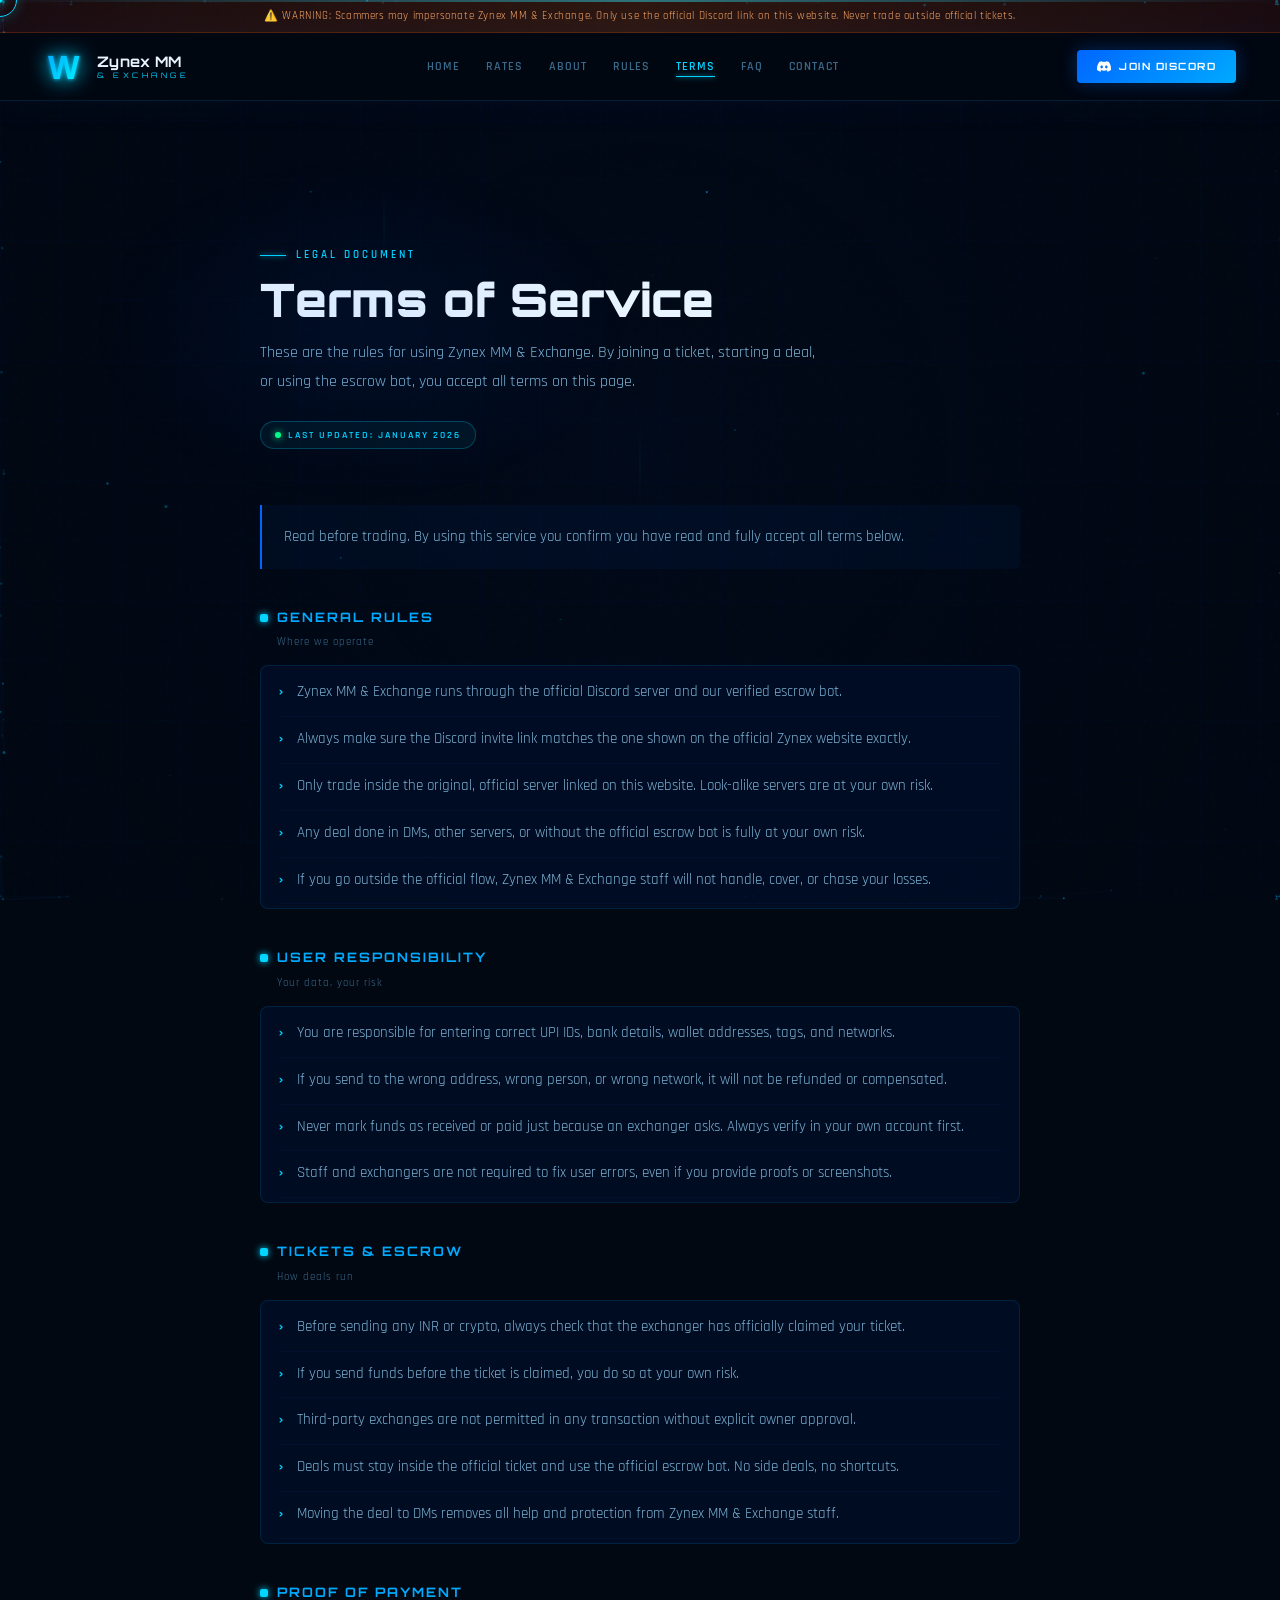
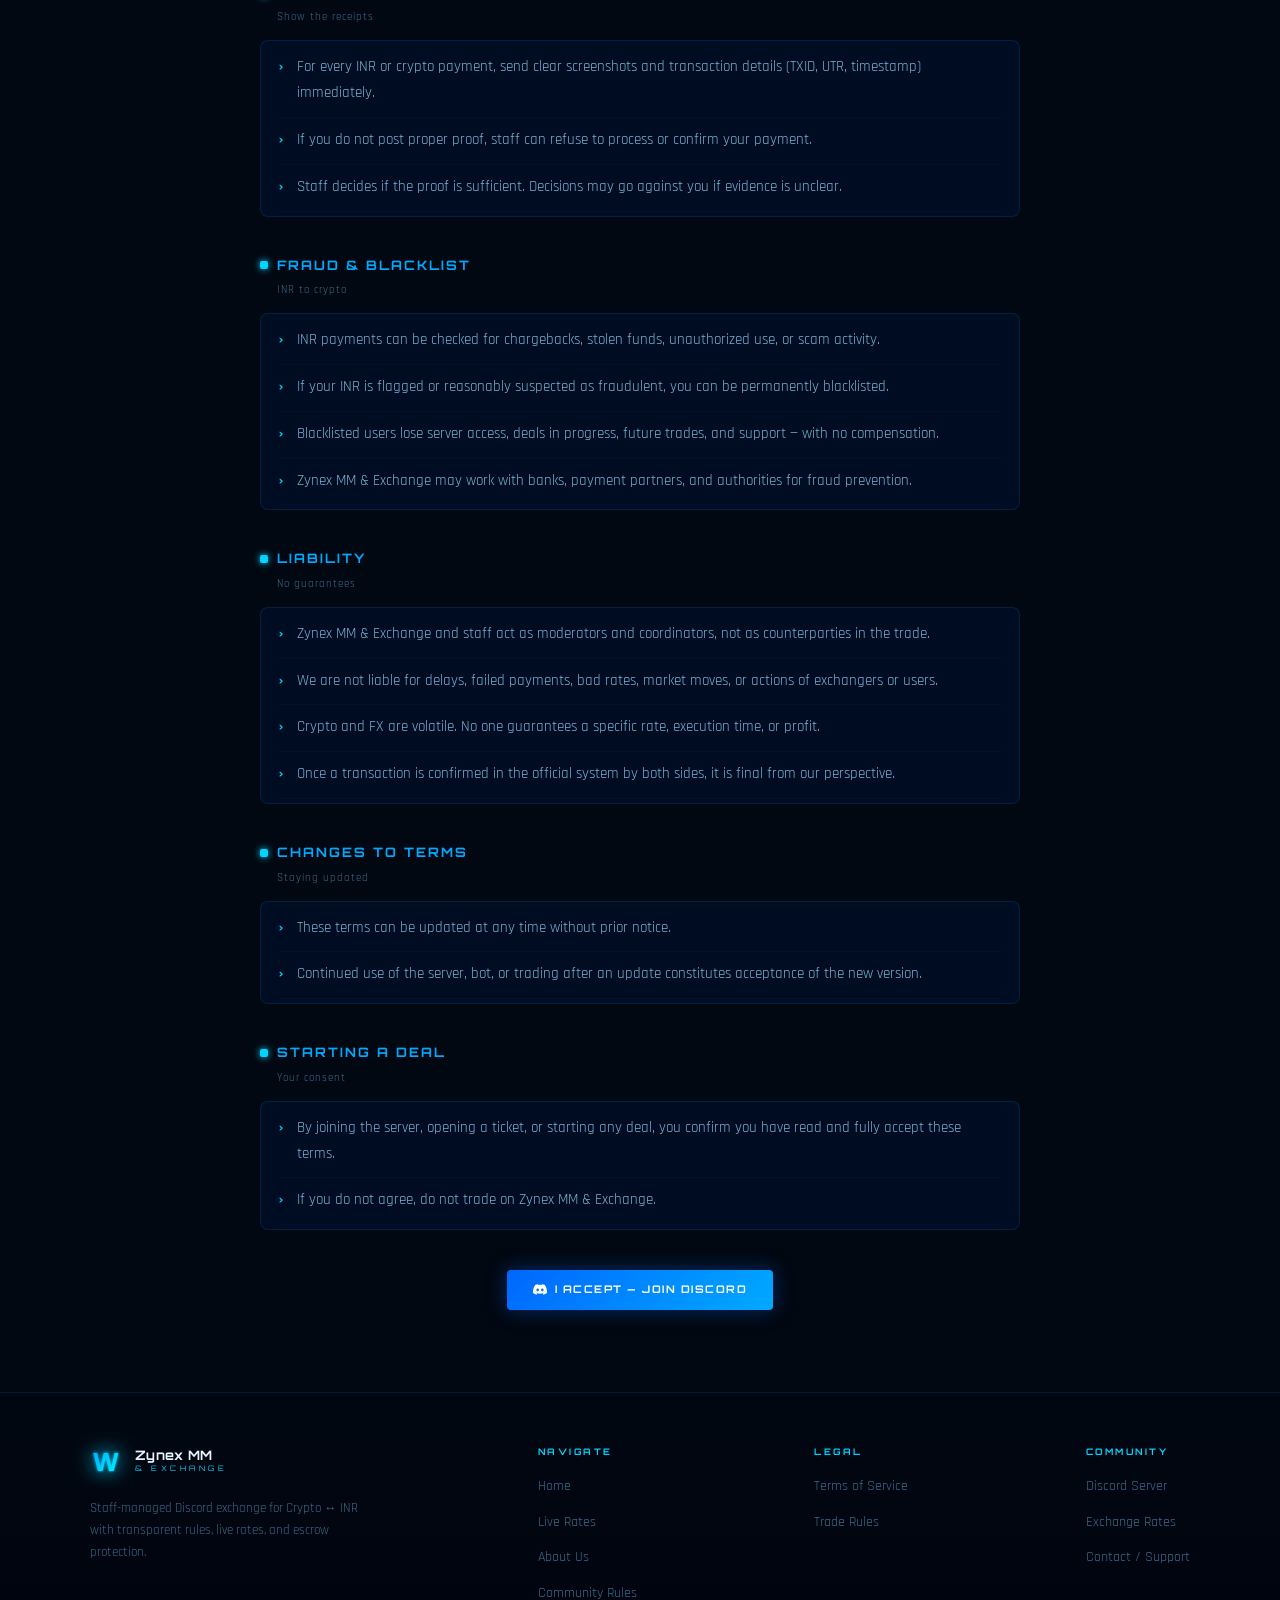
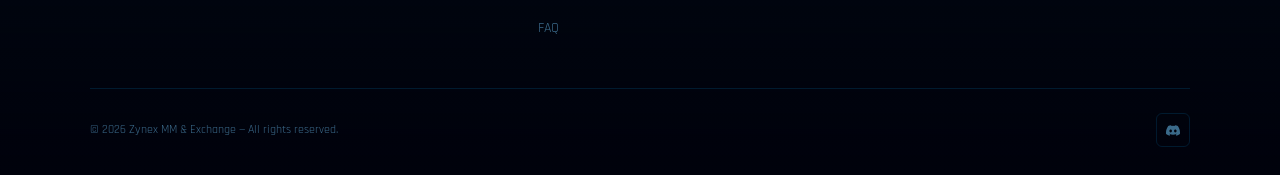
<file: terms.html>
<!DOCTYPE html>
<html lang="en">
<head>
<meta charset="UTF-8">
<meta name="viewport" content="width=device-width, initial-scale=1.0">
<title>Terms of Service — Zynex MM &amp; Exchange</title>
<style>/* ══════════════════════════════════════
   ZYNEX MM & EXCHANGE — SHARED STYLES
══════════════════════════════════════ */
@import url('https://fonts.googleapis.com/css2?family=Orbitron:wght@400;600;700;900&family=Rajdhani:wght@300;400;500;600;700&display=swap');

:root{
  --bg:#020812; --bg2:#040f1e; --bg3:#061428;
  --blue-deep:#001535; --blue-mid:#003080;
  --blue-accent:#0066ff; --blue-bright:#00aaff;
  --blue-glow:#00d4ff; --blue-neon:#00f5ff;
  --text:#e8f4ff; --text-dim:#7ab3d4; --text-muted:#3a6a8a;
  --border:rgba(0,170,255,0.14); --border-b:rgba(0,212,255,0.38);
  --card:rgba(0,25,60,0.68); --card2:rgba(0,14,38,0.85);
  --green:#00ff88; --red:#ff3355; --orange:#ff8c00;
  --gold:#ffd700;
}

*,*::before,*::after{box-sizing:border-box;margin:0;padding:0;}
html{scroll-behavior:smooth;}
*{cursor:none!important;}

/* ── CURSOR ── */
#ZCO{
  position:fixed;width:34px;height:34px;
  border:1.5px solid var(--blue-glow);
  border-radius:50%;pointer-events:none;z-index:99999;
  transform:translate(-50%,-50%);
  transition:width .2s,height .2s,border-color .2s,background .2s,opacity .15s;
  box-shadow:0 0 14px rgba(0,212,255,.28);
  will-change:left,top;
}
#ZCI{
  position:fixed;width:5px;height:5px;
  background:var(--blue-neon);border-radius:50%;
  pointer-events:none;z-index:99999;
  transform:translate(-50%,-50%);
  box-shadow:0 0 8px var(--blue-neon),0 0 18px rgba(0,245,255,.45);
  transition:transform .08s,background .15s;
  will-change:left,top;
}
#ZCT{
  position:fixed;width:3px;height:3px;
  background:rgba(0,212,255,.3);border-radius:50%;
  pointer-events:none;z-index:99998;
  transform:translate(-50%,-50%);
  will-change:left,top;
}
body.zcH #ZCO{width:50px;height:50px;border-color:var(--blue-neon);background:rgba(0,245,255,.04);}
body.zcC #ZCI{transform:translate(-50%,-50%) scale(3);}
body.zcH #ZCI{background:#fff;}

/* ── BASE ── */
body{
  background:var(--bg);color:var(--text);
  font-family:'Rajdhani',sans-serif;font-size:16px;line-height:1.65;
  overflow-x:hidden;
}
body::before{
  content:'';position:fixed;inset:0;
  background-image:url("data:image/svg+xml,%3Csvg viewBox='0 0 200 200' xmlns='http://www.w3.org/2000/svg'%3E%3Cfilter id='n'%3E%3CfeTurbulence type='fractalNoise' baseFrequency='.85' numOctaves='4'/%3E%3C/filter%3E%3Crect width='100%25' height='100%25' filter='url(%23n)' opacity='.025'/%3E%3C/svg%3E");
  pointer-events:none;z-index:1;opacity:.45;
}
body::after{
  content:'';position:fixed;inset:0;
  background-image:
    linear-gradient(rgba(0,100,255,.022) 1px,transparent 1px),
    linear-gradient(90deg,rgba(0,100,255,.022) 1px,transparent 1px);
  background-size:60px 60px;pointer-events:none;z-index:1;
}
#ZBG{position:fixed;inset:0;z-index:0;pointer-events:none;}
.zscan{
  position:fixed;top:0;left:0;right:0;height:2px;
  background:linear-gradient(90deg,transparent,rgba(0,212,255,.55),transparent);
  pointer-events:none;z-index:2;
  animation:zscan 12s linear infinite;
}
@keyframes zscan{0%{top:0;opacity:1}90%{opacity:.8}100%{top:100%;opacity:0}}
.zsite{position:relative;z-index:3;}

/* ── SCAM BAR ── */
.zscam{
  background:linear-gradient(90deg,rgba(255,55,0,.1),rgba(255,100,0,.18),rgba(255,55,0,.1));
  border-bottom:1px solid rgba(255,90,0,.22);
  text-align:center;padding:7px 20px;
  font-size:11px;letter-spacing:.6px;color:#ffaa66;
  animation:zscamanim 4s ease-in-out infinite;
}
@keyframes zscamanim{0%,100%{opacity:1}50%{opacity:.6}}

/* ── NAV ── */
.znav{
  position:sticky;top:0;z-index:100;
  display:flex;align-items:center;justify-content:space-between;
  padding:0 44px;height:68px;
  background:rgba(2,8,18,.94);
  backdrop-filter:blur(26px);-webkit-backdrop-filter:blur(26px);
  border-bottom:1px solid var(--border);
  box-shadow:0 0 40px rgba(0,70,180,.07);
}
.zlogo{display:flex;align-items:center;gap:13px;text-decoration:none;}
.zlogo-img{
  width:40px;height:40px;
  filter:drop-shadow(0 0 10px var(--blue-glow));
  animation:zlogopulse 3.5s ease-in-out infinite;
}
@keyframes zlogopulse{
  0%,100%{filter:drop-shadow(0 0 10px var(--blue-glow)) drop-shadow(0 0 20px rgba(0,212,255,.3))}
  50%{filter:drop-shadow(0 0 18px var(--blue-neon)) drop-shadow(0 0 38px rgba(0,245,255,.5))}
}
.zlogo-text{font-family:'Orbitron',monospace;font-size:14.5px;font-weight:700;color:var(--text);line-height:1.2;letter-spacing:.3px;}
.zlogo-text em{display:block;font-style:normal;font-size:7.5px;font-weight:400;color:var(--blue-glow);letter-spacing:3.5px;text-transform:uppercase;margin-top:1px;}
.znav-links{display:flex;align-items:center;gap:26px;list-style:none;}
.znav-links a{
  color:var(--text-muted);text-decoration:none;
  font-size:11.5px;font-weight:600;letter-spacing:1px;text-transform:uppercase;
  transition:color .2s;position:relative;padding-bottom:3px;
}
.znav-links a::after{
  content:'';position:absolute;bottom:0;left:0;
  width:0;height:1px;background:var(--blue-glow);
  transition:width .28s;box-shadow:0 0 5px var(--blue-glow);
}
.znav-links a:hover,.znav-links a.zon{color:var(--blue-glow);}
.znav-links a:hover::after,.znav-links a.zon::after{width:100%;}
.znav-dc{
  display:inline-flex;align-items:center;gap:8px;
  padding:8px 20px;border-radius:4px;
  font-family:'Orbitron',monospace;font-size:10px;font-weight:700;
  letter-spacing:1.5px;text-decoration:none;text-transform:uppercase;
  background:linear-gradient(135deg,var(--blue-accent),var(--blue-bright));
  color:#fff;box-shadow:0 0 18px rgba(0,102,255,.32);
  transition:all .28s;white-space:nowrap;
}
.znav-dc:hover{box-shadow:0 0 32px rgba(0,170,255,.55);transform:translateY(-1px);}
.zmob{display:none;background:none;border:none;color:var(--blue-glow);font-size:22px;padding:4px;}

/* ── BUTTONS ── */
.zbtn{
  display:inline-flex;align-items:center;gap:8px;
  padding:11px 26px;border-radius:4px;
  font-family:'Orbitron',monospace;font-size:10.5px;font-weight:700;
  letter-spacing:1.5px;text-decoration:none;text-transform:uppercase;
  transition:all .28s;border:none;
}
.zbtn-p{background:linear-gradient(135deg,var(--blue-accent),var(--blue-bright));color:#fff;box-shadow:0 0 20px rgba(0,102,255,.38);}
.zbtn-p:hover{box-shadow:0 0 38px rgba(0,170,255,.58);transform:translateY(-1px);}
.zbtn-o{background:transparent;color:var(--blue-glow);border:1px solid var(--blue-glow);box-shadow:0 0 8px rgba(0,212,255,.1);}
.zbtn-o:hover{background:rgba(0,212,255,.07);box-shadow:0 0 24px rgba(0,212,255,.28);}
.zbtn-g{background:rgba(0,100,255,.07);color:var(--text-dim);border:1px solid var(--border);}
.zbtn-g:hover{border-color:var(--border-b);color:var(--text);}
.zbtn-r{background:rgba(255,51,85,.1);color:#ff6680;border:1px solid rgba(255,51,85,.25);}
.zbtn-r:hover{background:rgba(255,51,85,.18);}

/* ── SECTION BASICS ── */
.zsec{padding:82px 44px;}
.zinn{max-width:1100px;margin:0 auto;}
.zinn-sm{max-width:760px;margin:0 auto;}
.zlabel{
  font-size:10.5px;font-weight:600;letter-spacing:3px;
  text-transform:uppercase;color:var(--blue-glow);
  margin-bottom:10px;display:flex;align-items:center;gap:10px;
}
.zlabel::before{content:'';width:26px;height:1px;background:var(--blue-glow);box-shadow:0 0 5px var(--blue-glow);}
.zh2{font-family:'Orbitron',monospace;font-size:clamp(22px,3vw,36px);font-weight:700;margin-bottom:12px;}
.zdesc{font-size:15px;color:var(--text-dim);max-width:500px;margin-bottom:48px;line-height:1.7;}

/* ── REVEAL ── */
.zrev{opacity:0;transform:translateY(26px);transition:opacity .68s ease,transform .68s ease;}
.zrev.zvis{opacity:1;transform:translateY(0);}
.zrev:nth-child(2){transition-delay:.08s;}
.zrev:nth-child(3){transition-delay:.16s;}
.zrev:nth-child(4){transition-delay:.24s;}
.zrev:nth-child(5){transition-delay:.32s;}
.zrev:nth-child(6){transition-delay:.40s;}

/* ── TICKER ── */
.zticker{overflow:hidden;background:rgba(0,14,38,.8);border-top:1px solid var(--border);border-bottom:1px solid var(--border);padding:9px 0;}
.zticker-track{display:flex;gap:52px;animation:ztk 30s linear infinite;width:max-content;}
.ztick-item{display:flex;align-items:center;gap:10px;white-space:nowrap;font-family:'Orbitron',monospace;font-size:11.5px;letter-spacing:.5px;}
.ztick-sym{color:var(--blue-glow);font-weight:700;}
.ztick-val{color:var(--text-dim);}
.ztick-chg{font-size:10.5px;}
.ztick-chg.up{color:var(--green);}
.ztick-chg.dn{color:var(--red);}
@keyframes ztk{0%{transform:translateX(0)}100%{transform:translateX(-50%)}}

/* ── STATS BAR ── */
.zstats{display:grid;grid-template-columns:repeat(4,1fr);gap:1px;background:var(--border);}
.zstat{background:var(--bg2);padding:28px 20px;text-align:center;position:relative;overflow:hidden;transition:background .28s;}
.zstat:hover{background:rgba(0,28,66,.8);}
.zstat::before{content:'';position:absolute;top:0;left:50%;transform:translateX(-50%);width:38%;height:1px;background:linear-gradient(90deg,transparent,var(--blue-glow),transparent);}
.zstat-num{font-family:'Orbitron',monospace;font-size:25px;font-weight:900;color:var(--blue-glow);text-shadow:0 0 20px rgba(0,212,255,.38);display:block;letter-spacing:-1px;}
.zstat-lbl{font-size:10px;color:var(--text-muted);letter-spacing:2px;text-transform:uppercase;margin-top:5px;display:block;}

/* ── CARDS ── */
.zcard{background:var(--card2);border:1px solid var(--border);border-radius:9px;padding:28px;transition:all .28s;}
.zcard:hover{border-color:var(--border-b);transform:translateY(-3px);box-shadow:0 16px 40px rgba(0,50,150,.18);}
.zcard-icon{width:44px;height:44px;background:linear-gradient(135deg,rgba(0,102,255,.18),rgba(0,170,255,.09));border:1px solid rgba(0,170,255,.28);border-radius:8px;display:flex;align-items:center;justify-content:center;font-size:19px;margin-bottom:16px;}
.zcard h3{font-family:'Orbitron',monospace;font-size:12px;font-weight:700;color:var(--text);margin-bottom:9px;letter-spacing:.5px;}
.zcard p{font-size:13.5px;color:var(--text-dim);line-height:1.7;}

/* ── STEP CARDS ── */
.zstep{background:var(--card);border:1px solid var(--border);border-radius:9px;padding:34px 26px;position:relative;overflow:hidden;transition:all .38s;}
.zstep::before{content:'';position:absolute;top:0;left:0;right:0;height:1px;background:linear-gradient(90deg,transparent,var(--blue-accent),transparent);opacity:0;transition:opacity .38s;}
.zstep:hover{border-color:rgba(0,170,255,.28);transform:translateY(-4px);box-shadow:0 20px 46px rgba(0,40,140,.2);}
.zstep:hover::before{opacity:1;}
.zstep-num{font-family:'Orbitron',monospace;font-size:44px;font-weight:900;color:rgba(0,170,255,.09);line-height:1;margin-bottom:14px;}
.zstep h3{font-family:'Orbitron',monospace;font-size:12.5px;font-weight:700;color:var(--blue-bright);margin-bottom:10px;letter-spacing:1px;}
.zstep p{font-size:14px;color:var(--text-dim);line-height:1.7;}

/* ── TABLE ── */
.ztbl-wrap{overflow-x:auto;border-radius:9px;border:1px solid var(--border);margin-bottom:6px;}
table{width:100%;border-collapse:collapse;font-size:13.5px;}
thead tr{background:linear-gradient(135deg,rgba(0,48,116,.58),rgba(0,28,76,.8));}
thead th{padding:13px 18px;text-align:left;font-family:'Orbitron',monospace;font-size:9px;font-weight:700;letter-spacing:1.5px;text-transform:uppercase;color:var(--blue-glow);border-bottom:1px solid var(--border);white-space:nowrap;}
tbody tr{border-bottom:1px solid rgba(0,100,255,.055);transition:background .18s;}
tbody tr:last-child{border-bottom:none;}
tbody tr:hover{background:rgba(0,100,255,.052);}
tbody td{padding:13px 18px;color:var(--text-dim);white-space:nowrap;}
tbody td:first-child{color:var(--text);font-weight:600;}
.zrv{color:#00e5ff!important;font-weight:700!important;font-family:'Orbitron',monospace;font-size:11px!important;}
.zlive{display:inline-flex;align-items:center;gap:5px;font-size:11px;color:var(--green);}
.zlive::before{content:'';width:5px;height:5px;border-radius:50%;background:var(--green);box-shadow:0 0 6px var(--green);animation:zpulse 2s ease-in-out infinite;}
@keyframes zpulse{0%,100%{opacity:1}50%{opacity:.2}}

/* ── FAQ ── */
.zfaq-item{border:1px solid var(--border);border-radius:7px;margin-bottom:10px;overflow:hidden;transition:border-color .28s;}
.zfaq-item:hover{border-color:rgba(0,170,255,.28);}
.zfaq-q{padding:18px 22px;font-weight:600;font-size:15px;display:flex;align-items:center;justify-content:space-between;gap:14px;user-select:none;background:var(--card2);transition:background .18s;}
.zfaq-q:hover{background:rgba(0,26,66,.6);}
.zfaq-arr{font-size:18px;color:var(--blue-glow);transition:transform .28s;flex-shrink:0;}
.zfaq-item.open .zfaq-arr{transform:rotate(45deg);}
.zfaq-body{max-height:0;overflow:hidden;transition:max-height .38s ease;}
.zfaq-item.open .zfaq-body{max-height:320px;}
.zfaq-ans{padding:0 22px 18px;font-size:14px;color:var(--text-dim);line-height:1.8;background:var(--card2);border-top:1px solid var(--border);}

/* ── CTA BANNER ── */
.zcta{
  background:linear-gradient(135deg,rgba(0,48,136,.38),rgba(0,18,68,.6));
  border:1px solid var(--border-b);border-radius:12px;
  padding:52px 44px;text-align:center;position:relative;overflow:hidden;
}
.zcta::before{content:'';position:absolute;inset:0;background:radial-gradient(ellipse at 50% 0%,rgba(0,148,255,.1),transparent 62%);pointer-events:none;}
.zcta h2{font-size:clamp(20px,3vw,34px);margin-bottom:14px;}
.zcta p{color:var(--text-dim);max-width:480px;margin:0 auto 30px;font-size:15px;}

/* ── PAGE HERO (inner pages) ── */
.zpage-hero{padding:64px 0 28px;position:relative;}
.zpage-hero::before{content:'';position:absolute;top:50%;left:-180px;width:560px;height:360px;background:radial-gradient(ellipse,rgba(0,90,255,.07),transparent 68%);transform:translateY(-50%);pointer-events:none;}
.zpage-h1{font-family:'Orbitron',monospace;font-size:clamp(24px,4vw,46px);font-weight:900;margin-bottom:14px;line-height:1.1;}
.zpage-lead{font-size:16px;color:var(--text-dim);max-width:560px;line-height:1.8;margin-bottom:10px;}
.zbadge{display:inline-flex;align-items:center;gap:7px;padding:5px 14px;border:1px solid rgba(0,212,255,.26);border-radius:20px;background:rgba(0,212,255,.05);font-size:10px;font-weight:600;letter-spacing:2px;text-transform:uppercase;color:var(--blue-glow);margin-top:14px;}
.zbadge::before{content:'';width:6px;height:6px;border-radius:50%;background:var(--green);box-shadow:0 0 7px var(--green);animation:zpulse 2s ease-in-out infinite;}
.zdivider{height:1px;background:linear-gradient(90deg,transparent,var(--border),transparent);margin:46px 0;}

/* ── FOOTER ── */
.zfoot{background:linear-gradient(0deg,rgba(0,2,12,1),transparent);border-top:1px solid var(--border);padding:52px 44px 28px;}
.zfoot-inner{max-width:1100px;margin:0 auto;}
.zfoot-top{display:flex;justify-content:space-between;align-items:flex-start;flex-wrap:wrap;gap:38px;padding-bottom:38px;border-bottom:1px solid var(--border);margin-bottom:24px;}
.zfoot-brand{max-width:270px;}
.zfoot-brand p{font-size:12.5px;color:var(--text-muted);margin-top:12px;line-height:1.75;}
.zfoot-col h4{font-family:'Orbitron',monospace;font-size:9px;font-weight:700;letter-spacing:2.5px;color:var(--blue-glow);margin-bottom:14px;text-transform:uppercase;}
.zfoot-col ul{list-style:none;}
.zfoot-col li{margin-bottom:9px;}
.zfoot-col a{color:var(--text-muted);text-decoration:none;font-size:13.5px;transition:color .2s;}
.zfoot-col a:hover{color:var(--blue-glow);}
.zfoot-bot{display:flex;justify-content:space-between;align-items:center;flex-wrap:wrap;gap:10px;font-size:11.5px;color:var(--text-muted);}
.zfoot-soc{display:flex;gap:8px;}
.zfoot-soc a{width:34px;height:34px;border:1px solid var(--border);border-radius:6px;display:flex;align-items:center;justify-content:center;color:var(--text-muted);text-decoration:none;font-size:14px;transition:all .2s;}
.zfoot-soc a:hover{border-color:var(--border-b);color:var(--blue-glow);}

/* ── ADMIN PANEL ── */
#zaLogin{display:none;position:fixed;inset:0;z-index:9998;background:rgba(0,4,14,.98);backdrop-filter:blur(32px);align-items:center;justify-content:center;}
#zaLogin.zon{display:flex;}
.zaLogin-box{background:var(--bg2);border:1px solid rgba(0,200,255,.28);border-radius:12px;padding:46px 40px;max-width:400px;width:100%;text-align:center;box-shadow:0 0 80px rgba(0,100,255,.2);}
.zaLogin-box h3{font-family:'Orbitron',monospace;font-size:18px;color:var(--blue-glow);margin-bottom:6px;letter-spacing:2px;}
.zaLogin-box p{font-size:10.5px;color:var(--text-muted);margin-bottom:26px;letter-spacing:1px;}
.zaLogin-inp{width:100%;background:rgba(0,8,26,.9);border:1px solid rgba(0,100,255,.28);border-radius:6px;padding:13px 16px;color:var(--text);font-size:15px;text-align:center;letter-spacing:3px;outline:none;margin-bottom:14px;font-family:monospace;transition:border-color .2s;}
.zaLogin-inp:focus{border-color:var(--blue-glow);}
.zaLogin-btn{width:100%;padding:13px;background:linear-gradient(135deg,var(--blue-accent),var(--blue-bright));border:none;border-radius:6px;color:#fff;font-family:'Orbitron',monospace;font-size:11px;font-weight:700;letter-spacing:2px;}
.zaLogin-err{color:#ff6666;font-size:12px;margin-top:10px;min-height:18px;}
#zaPanel{display:none;position:fixed;inset:0;z-index:9999;background:rgba(0,4,14,.97);backdrop-filter:blur(22px);overflow-y:auto;}
#zaPanel.zon{display:flex;align-items:flex-start;justify-content:center;padding:36px 18px;}
.zaPanel-w{width:100%;max-width:940px;background:var(--bg2);border:1px solid rgba(0,200,255,.26);border-radius:12px;overflow:hidden;box-shadow:0 0 90px rgba(0,170,255,.16);}
.zaPanel-head{background:linear-gradient(135deg,rgba(0,48,118,.8),rgba(0,18,54,.9));padding:20px 30px;display:flex;align-items:center;justify-content:space-between;border-bottom:1px solid rgba(0,200,255,.18);}
.zaPanel-head h2{font-family:'Orbitron',monospace;font-size:14px;font-weight:700;color:var(--blue-glow);letter-spacing:2px;margin:0;}
.zaPanel-close{width:33px;height:33px;background:rgba(255,60,60,.1);border:1px solid rgba(255,60,60,.25);border-radius:6px;color:#ff6666;font-size:16px;display:flex;align-items:center;justify-content:center;transition:all .2s;}
.zaPanel-close:hover{background:rgba(255,60,60,.26);}
.zaPanel-body{padding:26px;}
.za-tabs{display:flex;gap:3px;margin-bottom:22px;border-bottom:1px solid var(--border);overflow-x:auto;}
.za-tab{padding:8px 17px;font-family:'Orbitron',monospace;font-size:9px;font-weight:700;letter-spacing:1px;text-transform:uppercase;border-radius:4px 4px 0 0;color:var(--text-muted);border:1px solid transparent;border-bottom:none;transition:all .18s;white-space:nowrap;}
.za-tab:hover{color:var(--blue-glow);}
.za-tab.zon{color:var(--blue-glow);background:rgba(0,100,255,.08);border-color:var(--border);border-bottom-color:var(--bg2);}
.za-sec{display:none;}
.za-sec.zon{display:block;}
.za-group{background:rgba(0,12,34,.6);border:1px solid var(--border);border-radius:8px;padding:20px;margin-bottom:16px;}
.za-gtitle{font-family:'Orbitron',monospace;font-size:9.5px;font-weight:700;letter-spacing:1.5px;color:var(--blue-bright);text-transform:uppercase;margin-bottom:14px;padding-bottom:8px;border-bottom:1px solid var(--border);}
.za-field{margin-bottom:12px;}
.za-field label{display:block;font-size:11px;font-weight:600;color:var(--text-dim);margin-bottom:4px;}
.za-inp{width:100%;background:rgba(0,7,22,.8);border:1px solid rgba(0,100,255,.18);border-radius:4px;padding:8px 11px;color:var(--text);font-family:'Rajdhani',sans-serif;font-size:13.5px;outline:none;transition:border-color .18s;}
.za-inp:focus{border-color:var(--blue-glow);}
.za-2col{display:grid;grid-template-columns:1fr 1fr;gap:12px;}
.za-save{width:100%;padding:12px;background:linear-gradient(135deg,var(--blue-accent),var(--blue-bright));border:none;border-radius:6px;color:#fff;font-family:'Orbitron',monospace;font-size:10.5px;font-weight:700;letter-spacing:2px;text-transform:uppercase;margin-top:5px;transition:all .28s;box-shadow:0 0 16px rgba(0,100,255,.25);}
.za-save:hover{box-shadow:0 0 30px rgba(0,170,255,.44);transform:translateY(-1px);}
.za-notice{display:none;padding:10px 13px;background:rgba(0,255,100,.07);border:1px solid rgba(0,255,100,.18);border-radius:4px;color:#4dff91;font-size:12px;font-weight:600;margin-bottom:12px;letter-spacing:.3px;}
.za-notice.zon{display:block;}

/* ── RESPONSIVE ── */
@media(max-width:960px){
  .z3col{grid-template-columns:repeat(2,1fr)!important;}
  .z4col{grid-template-columns:repeat(2,1fr)!important;}
  .zstats{grid-template-columns:repeat(2,1fr)!important;}
}
@media(max-width:700px){
  .znav{padding:0 18px;}
  .znav-links{display:none;}
  .znav-links.zmopen{display:flex;flex-direction:column;position:fixed;top:68px;left:0;right:0;background:rgba(2,8,18,.97);padding:20px;gap:16px;border-bottom:1px solid var(--border);z-index:99;}
  .zmob{display:block;}
  .zsec{padding:62px 18px;}
  .zfoot{padding:38px 18px 22px;}
  .zfoot-top{flex-direction:column;}
  .za-2col{grid-template-columns:1fr;}
  .zcta{padding:36px 22px;}
  .z3col,.z4col,.zstats{grid-template-columns:1fr!important;}
}
</style>
</head>
<body>

<div id="ZCO"></div><div id="ZCI"></div><div id="ZCT"></div>
<canvas id="ZBG"></canvas><div class="zscan"></div>
<div class="zsite">
<div class="zscam" id="zscamBar">⚠️ WARNING: Scammers may impersonate Zynex MM &amp; Exchange. Only use the official Discord link on this website. Never trade outside official tickets.</div>
<nav class="znav">
  <a href="index.html" class="zlogo">
    <img class="zlogo-img" src="[data-uri]" alt="Zynex">
    <div class="zlogo-text">Zynex MM<em>&amp; Exchange</em></div>
  </a>
  <ul class="znav-links" id="znl"><li><a href="index.html" class="">Home</a></li>
<li><a href="rates.html" class="">Rates</a></li>
<li><a href="about.html" class="">About</a></li>
<li><a href="rules.html" class="">Rules</a></li>
<li><a href="terms.html" class="zon">Terms</a></li>
<li><a href="faq.html" class="">FAQ</a></li>
<li><a href="contact.html" class="">Contact</a></li></ul>
  <div style="display:flex;align-items:center;gap:10px;">
    <a href="https://discord.gg/MnWc4d2F76" class="znav-dc" target="_blank"><svg width="14" height="11" viewBox="0 0 71 55" fill="currentColor"><path d="M60.1 4.9A58.5 58.5 0 0045.6.9a40 40 0 00-1.8 3.7 54.2 54.2 0 00-16.2 0A38.6 38.6 0 0025.7.9 58.4 58.4 0 0011 5C1.6 18.7-1 32 .3 45.1a59 59 0 0017.9 9.1 42.5 42.5 0 003.7-6 38.4 38.4 0 01-5.8-2.8l1.4-1.1a42 42 0 0036.1 0l1.4 1.1a38 38 0 01-5.9 2.8 42.5 42.5 0 003.7 6.1 58.7 58.7 0 0017.9-9.1C72.2 30 68.5 16.9 60.1 4.9zM23.7 37.3c-3.5 0-6.4-3.2-6.4-7.2s2.8-7.2 6.4-7.2c3.5 0 6.4 3.2 6.4 7.2s-3 7.2-6.4 7.2zm23.6 0c-3.5 0-6.4-3.2-6.4-7.2s2.8-7.2 6.4-7.2c3.5 0 6.4 3.2 6.4 7.2s-3 7.2-6.4 7.2z"/></svg> Join Discord</a>
    <button class="zmob" onclick="ztoggleNav()">☰</button>
  </div>
</nav>

<section class="zsec">
  <div class="zinn-sm">
    <div class="zpage-hero">
      <div class="zlabel">Legal Document</div>
      <h1 class="zpage-h1">Terms of Service</h1>
      <p class="zpage-lead">These are the rules for using Zynex MM &amp; Exchange. By joining a ticket, starting a deal, or using the escrow bot, you accept all terms on this page.</p>
      <div class="zbadge">Last Updated: January 2026</div>
    </div>
    <div style="font-size:15px;color:var(--text-dim);padding:18px 22px;background:rgba(0,100,255,.05);border-left:2px solid var(--blue-accent);border-radius:0 6px 6px 0;margin:28px 0 38px;line-height:1.85;">
      Read before trading. By using this service you confirm you have read and fully accept all terms below.
    </div>
    
<div style="margin-bottom:38px;">
  <div style="font-family:'Orbitron',monospace;font-size:13px;font-weight:700;color:var(--blue-bright);letter-spacing:2px;text-transform:uppercase;margin-bottom:5px;display:flex;align-items:center;gap:9px;"><span style="width:8px;height:8px;background:var(--blue-glow);border-radius:2px;box-shadow:0 0 7px var(--blue-glow);display:inline-block;"></span>General Rules</div>
  <div style="font-size:11px;color:var(--text-muted);letter-spacing:1px;margin-bottom:14px;padding-left:17px;">Where we operate</div>
  <ul style="list-style:none;background:var(--card2);border:1px solid var(--border);border-radius:8px;padding:4px 18px;"><li style="padding:10px 0 10px 18px;color:var(--text-dim);font-size:14.5px;line-height:1.78;border-bottom:1px solid rgba(0,100,255,.05);position:relative;"><span style="position:absolute;left:0;color:var(--blue-glow);font-weight:700;">›</span>Zynex MM &amp; Exchange runs through the official Discord server and our verified escrow bot.</li><li style="padding:10px 0 10px 18px;color:var(--text-dim);font-size:14.5px;line-height:1.78;border-bottom:1px solid rgba(0,100,255,.05);position:relative;"><span style="position:absolute;left:0;color:var(--blue-glow);font-weight:700;">›</span>Always make sure the Discord invite link matches the one shown on the official Zynex website exactly.</li><li style="padding:10px 0 10px 18px;color:var(--text-dim);font-size:14.5px;line-height:1.78;border-bottom:1px solid rgba(0,100,255,.05);position:relative;"><span style="position:absolute;left:0;color:var(--blue-glow);font-weight:700;">›</span>Only trade inside the original, official server linked on this website. Look-alike servers are at your own risk.</li><li style="padding:10px 0 10px 18px;color:var(--text-dim);font-size:14.5px;line-height:1.78;border-bottom:1px solid rgba(0,100,255,.05);position:relative;"><span style="position:absolute;left:0;color:var(--blue-glow);font-weight:700;">›</span>Any deal done in DMs, other servers, or without the official escrow bot is fully at your own risk.</li><li style="padding:10px 0 10px 18px;color:var(--text-dim);font-size:14.5px;line-height:1.78;border-bottom:1px solid rgba(0,100,255,.05);position:relative;"><span style="position:absolute;left:0;color:var(--blue-glow);font-weight:700;">›</span>If you go outside the official flow, Zynex MM &amp; Exchange staff will not handle, cover, or chase your losses.</li></ul>
</div>
    
<div style="margin-bottom:38px;">
  <div style="font-family:'Orbitron',monospace;font-size:13px;font-weight:700;color:var(--blue-bright);letter-spacing:2px;text-transform:uppercase;margin-bottom:5px;display:flex;align-items:center;gap:9px;"><span style="width:8px;height:8px;background:var(--blue-glow);border-radius:2px;box-shadow:0 0 7px var(--blue-glow);display:inline-block;"></span>User Responsibility</div>
  <div style="font-size:11px;color:var(--text-muted);letter-spacing:1px;margin-bottom:14px;padding-left:17px;">Your data, your risk</div>
  <ul style="list-style:none;background:var(--card2);border:1px solid var(--border);border-radius:8px;padding:4px 18px;"><li style="padding:10px 0 10px 18px;color:var(--text-dim);font-size:14.5px;line-height:1.78;border-bottom:1px solid rgba(0,100,255,.05);position:relative;"><span style="position:absolute;left:0;color:var(--blue-glow);font-weight:700;">›</span>You are responsible for entering correct UPI IDs, bank details, wallet addresses, tags, and networks.</li><li style="padding:10px 0 10px 18px;color:var(--text-dim);font-size:14.5px;line-height:1.78;border-bottom:1px solid rgba(0,100,255,.05);position:relative;"><span style="position:absolute;left:0;color:var(--blue-glow);font-weight:700;">›</span>If you send to the wrong address, wrong person, or wrong network, it will not be refunded or compensated.</li><li style="padding:10px 0 10px 18px;color:var(--text-dim);font-size:14.5px;line-height:1.78;border-bottom:1px solid rgba(0,100,255,.05);position:relative;"><span style="position:absolute;left:0;color:var(--blue-glow);font-weight:700;">›</span>Never mark funds as received or paid just because an exchanger asks. Always verify in your own account first.</li><li style="padding:10px 0 10px 18px;color:var(--text-dim);font-size:14.5px;line-height:1.78;border-bottom:1px solid rgba(0,100,255,.05);position:relative;"><span style="position:absolute;left:0;color:var(--blue-glow);font-weight:700;">›</span>Staff and exchangers are not required to fix user errors, even if you provide proofs or screenshots.</li></ul>
</div>
    
<div style="margin-bottom:38px;">
  <div style="font-family:'Orbitron',monospace;font-size:13px;font-weight:700;color:var(--blue-bright);letter-spacing:2px;text-transform:uppercase;margin-bottom:5px;display:flex;align-items:center;gap:9px;"><span style="width:8px;height:8px;background:var(--blue-glow);border-radius:2px;box-shadow:0 0 7px var(--blue-glow);display:inline-block;"></span>Tickets &amp; Escrow</div>
  <div style="font-size:11px;color:var(--text-muted);letter-spacing:1px;margin-bottom:14px;padding-left:17px;">How deals run</div>
  <ul style="list-style:none;background:var(--card2);border:1px solid var(--border);border-radius:8px;padding:4px 18px;"><li style="padding:10px 0 10px 18px;color:var(--text-dim);font-size:14.5px;line-height:1.78;border-bottom:1px solid rgba(0,100,255,.05);position:relative;"><span style="position:absolute;left:0;color:var(--blue-glow);font-weight:700;">›</span>Before sending any INR or crypto, always check that the exchanger has officially claimed your ticket.</li><li style="padding:10px 0 10px 18px;color:var(--text-dim);font-size:14.5px;line-height:1.78;border-bottom:1px solid rgba(0,100,255,.05);position:relative;"><span style="position:absolute;left:0;color:var(--blue-glow);font-weight:700;">›</span>If you send funds before the ticket is claimed, you do so at your own risk.</li><li style="padding:10px 0 10px 18px;color:var(--text-dim);font-size:14.5px;line-height:1.78;border-bottom:1px solid rgba(0,100,255,.05);position:relative;"><span style="position:absolute;left:0;color:var(--blue-glow);font-weight:700;">›</span>Third-party exchanges are not permitted in any transaction without explicit owner approval.</li><li style="padding:10px 0 10px 18px;color:var(--text-dim);font-size:14.5px;line-height:1.78;border-bottom:1px solid rgba(0,100,255,.05);position:relative;"><span style="position:absolute;left:0;color:var(--blue-glow);font-weight:700;">›</span>Deals must stay inside the official ticket and use the official escrow bot. No side deals, no shortcuts.</li><li style="padding:10px 0 10px 18px;color:var(--text-dim);font-size:14.5px;line-height:1.78;border-bottom:1px solid rgba(0,100,255,.05);position:relative;"><span style="position:absolute;left:0;color:var(--blue-glow);font-weight:700;">›</span>Moving the deal to DMs removes all help and protection from Zynex MM &amp; Exchange staff.</li></ul>
</div>
    
<div style="margin-bottom:38px;">
  <div style="font-family:'Orbitron',monospace;font-size:13px;font-weight:700;color:var(--blue-bright);letter-spacing:2px;text-transform:uppercase;margin-bottom:5px;display:flex;align-items:center;gap:9px;"><span style="width:8px;height:8px;background:var(--blue-glow);border-radius:2px;box-shadow:0 0 7px var(--blue-glow);display:inline-block;"></span>Proof of Payment</div>
  <div style="font-size:11px;color:var(--text-muted);letter-spacing:1px;margin-bottom:14px;padding-left:17px;">Show the receipts</div>
  <ul style="list-style:none;background:var(--card2);border:1px solid var(--border);border-radius:8px;padding:4px 18px;"><li style="padding:10px 0 10px 18px;color:var(--text-dim);font-size:14.5px;line-height:1.78;border-bottom:1px solid rgba(0,100,255,.05);position:relative;"><span style="position:absolute;left:0;color:var(--blue-glow);font-weight:700;">›</span>For every INR or crypto payment, send clear screenshots and transaction details (TXID, UTR, timestamp) immediately.</li><li style="padding:10px 0 10px 18px;color:var(--text-dim);font-size:14.5px;line-height:1.78;border-bottom:1px solid rgba(0,100,255,.05);position:relative;"><span style="position:absolute;left:0;color:var(--blue-glow);font-weight:700;">›</span>If you do not post proper proof, staff can refuse to process or confirm your payment.</li><li style="padding:10px 0 10px 18px;color:var(--text-dim);font-size:14.5px;line-height:1.78;border-bottom:1px solid rgba(0,100,255,.05);position:relative;"><span style="position:absolute;left:0;color:var(--blue-glow);font-weight:700;">›</span>Staff decides if the proof is sufficient. Decisions may go against you if evidence is unclear.</li></ul>
</div>
    
<div style="margin-bottom:38px;">
  <div style="font-family:'Orbitron',monospace;font-size:13px;font-weight:700;color:var(--blue-bright);letter-spacing:2px;text-transform:uppercase;margin-bottom:5px;display:flex;align-items:center;gap:9px;"><span style="width:8px;height:8px;background:var(--blue-glow);border-radius:2px;box-shadow:0 0 7px var(--blue-glow);display:inline-block;"></span>Fraud &amp; Blacklist</div>
  <div style="font-size:11px;color:var(--text-muted);letter-spacing:1px;margin-bottom:14px;padding-left:17px;">INR to crypto</div>
  <ul style="list-style:none;background:var(--card2);border:1px solid var(--border);border-radius:8px;padding:4px 18px;"><li style="padding:10px 0 10px 18px;color:var(--text-dim);font-size:14.5px;line-height:1.78;border-bottom:1px solid rgba(0,100,255,.05);position:relative;"><span style="position:absolute;left:0;color:var(--blue-glow);font-weight:700;">›</span>INR payments can be checked for chargebacks, stolen funds, unauthorized use, or scam activity.</li><li style="padding:10px 0 10px 18px;color:var(--text-dim);font-size:14.5px;line-height:1.78;border-bottom:1px solid rgba(0,100,255,.05);position:relative;"><span style="position:absolute;left:0;color:var(--blue-glow);font-weight:700;">›</span>If your INR is flagged or reasonably suspected as fraudulent, you can be permanently blacklisted.</li><li style="padding:10px 0 10px 18px;color:var(--text-dim);font-size:14.5px;line-height:1.78;border-bottom:1px solid rgba(0,100,255,.05);position:relative;"><span style="position:absolute;left:0;color:var(--blue-glow);font-weight:700;">›</span>Blacklisted users lose server access, deals in progress, future trades, and support — with no compensation.</li><li style="padding:10px 0 10px 18px;color:var(--text-dim);font-size:14.5px;line-height:1.78;border-bottom:1px solid rgba(0,100,255,.05);position:relative;"><span style="position:absolute;left:0;color:var(--blue-glow);font-weight:700;">›</span>Zynex MM &amp; Exchange may work with banks, payment partners, and authorities for fraud prevention.</li></ul>
</div>
    
<div style="margin-bottom:38px;">
  <div style="font-family:'Orbitron',monospace;font-size:13px;font-weight:700;color:var(--blue-bright);letter-spacing:2px;text-transform:uppercase;margin-bottom:5px;display:flex;align-items:center;gap:9px;"><span style="width:8px;height:8px;background:var(--blue-glow);border-radius:2px;box-shadow:0 0 7px var(--blue-glow);display:inline-block;"></span>Liability</div>
  <div style="font-size:11px;color:var(--text-muted);letter-spacing:1px;margin-bottom:14px;padding-left:17px;">No guarantees</div>
  <ul style="list-style:none;background:var(--card2);border:1px solid var(--border);border-radius:8px;padding:4px 18px;"><li style="padding:10px 0 10px 18px;color:var(--text-dim);font-size:14.5px;line-height:1.78;border-bottom:1px solid rgba(0,100,255,.05);position:relative;"><span style="position:absolute;left:0;color:var(--blue-glow);font-weight:700;">›</span>Zynex MM &amp; Exchange and staff act as moderators and coordinators, not as counterparties in the trade.</li><li style="padding:10px 0 10px 18px;color:var(--text-dim);font-size:14.5px;line-height:1.78;border-bottom:1px solid rgba(0,100,255,.05);position:relative;"><span style="position:absolute;left:0;color:var(--blue-glow);font-weight:700;">›</span>We are not liable for delays, failed payments, bad rates, market moves, or actions of exchangers or users.</li><li style="padding:10px 0 10px 18px;color:var(--text-dim);font-size:14.5px;line-height:1.78;border-bottom:1px solid rgba(0,100,255,.05);position:relative;"><span style="position:absolute;left:0;color:var(--blue-glow);font-weight:700;">›</span>Crypto and FX are volatile. No one guarantees a specific rate, execution time, or profit.</li><li style="padding:10px 0 10px 18px;color:var(--text-dim);font-size:14.5px;line-height:1.78;border-bottom:1px solid rgba(0,100,255,.05);position:relative;"><span style="position:absolute;left:0;color:var(--blue-glow);font-weight:700;">›</span>Once a transaction is confirmed in the official system by both sides, it is final from our perspective.</li></ul>
</div>
    
<div style="margin-bottom:38px;">
  <div style="font-family:'Orbitron',monospace;font-size:13px;font-weight:700;color:var(--blue-bright);letter-spacing:2px;text-transform:uppercase;margin-bottom:5px;display:flex;align-items:center;gap:9px;"><span style="width:8px;height:8px;background:var(--blue-glow);border-radius:2px;box-shadow:0 0 7px var(--blue-glow);display:inline-block;"></span>Changes to Terms</div>
  <div style="font-size:11px;color:var(--text-muted);letter-spacing:1px;margin-bottom:14px;padding-left:17px;">Staying updated</div>
  <ul style="list-style:none;background:var(--card2);border:1px solid var(--border);border-radius:8px;padding:4px 18px;"><li style="padding:10px 0 10px 18px;color:var(--text-dim);font-size:14.5px;line-height:1.78;border-bottom:1px solid rgba(0,100,255,.05);position:relative;"><span style="position:absolute;left:0;color:var(--blue-glow);font-weight:700;">›</span>These terms can be updated at any time without prior notice.</li><li style="padding:10px 0 10px 18px;color:var(--text-dim);font-size:14.5px;line-height:1.78;border-bottom:1px solid rgba(0,100,255,.05);position:relative;"><span style="position:absolute;left:0;color:var(--blue-glow);font-weight:700;">›</span>Continued use of the server, bot, or trading after an update constitutes acceptance of the new version.</li></ul>
</div>
    
<div style="margin-bottom:38px;">
  <div style="font-family:'Orbitron',monospace;font-size:13px;font-weight:700;color:var(--blue-bright);letter-spacing:2px;text-transform:uppercase;margin-bottom:5px;display:flex;align-items:center;gap:9px;"><span style="width:8px;height:8px;background:var(--blue-glow);border-radius:2px;box-shadow:0 0 7px var(--blue-glow);display:inline-block;"></span>Starting a Deal</div>
  <div style="font-size:11px;color:var(--text-muted);letter-spacing:1px;margin-bottom:14px;padding-left:17px;">Your consent</div>
  <ul style="list-style:none;background:var(--card2);border:1px solid var(--border);border-radius:8px;padding:4px 18px;"><li style="padding:10px 0 10px 18px;color:var(--text-dim);font-size:14.5px;line-height:1.78;border-bottom:1px solid rgba(0,100,255,.05);position:relative;"><span style="position:absolute;left:0;color:var(--blue-glow);font-weight:700;">›</span>By joining the server, opening a ticket, or starting any deal, you confirm you have read and fully accept these terms.</li><li style="padding:10px 0 10px 18px;color:var(--text-dim);font-size:14.5px;line-height:1.78;border-bottom:1px solid rgba(0,100,255,.05);position:relative;"><span style="position:absolute;left:0;color:var(--blue-glow);font-weight:700;">›</span>If you do not agree, do not trade on Zynex MM &amp; Exchange.</li></ul>
</div>
    <div style="text-align:center;margin-top:40px;">
      <a href="https://discord.gg/MnWc4d2F76" class="zbtn zbtn-p" target="_blank"><svg width="14" height="11" viewBox="0 0 71 55" fill="currentColor"><path d="M60.1 4.9A58.5 58.5 0 0045.6.9a40 40 0 00-1.8 3.7 54.2 54.2 0 00-16.2 0A38.6 38.6 0 0025.7.9 58.4 58.4 0 0011 5C1.6 18.7-1 32 .3 45.1a59 59 0 0017.9 9.1 42.5 42.5 0 003.7-6 38.4 38.4 0 01-5.8-2.8l1.4-1.1a42 42 0 0036.1 0l1.4 1.1a38 38 0 01-5.9 2.8 42.5 42.5 0 003.7 6.1 58.7 58.7 0 0017.9-9.1C72.2 30 68.5 16.9 60.1 4.9zM23.7 37.3c-3.5 0-6.4-3.2-6.4-7.2s2.8-7.2 6.4-7.2c3.5 0 6.4 3.2 6.4 7.2s-3 7.2-6.4 7.2zm23.6 0c-3.5 0-6.4-3.2-6.4-7.2s2.8-7.2 6.4-7.2c3.5 0 6.4 3.2 6.4 7.2s-3 7.2-6.4 7.2z"/></svg> I Accept — Join Discord</a>
    </div>
  </div>
</section>

<footer class="zfoot">
  <div class="zfoot-inner">
    <div class="zfoot-top">
      <div class="zfoot-brand">
        <a href="index.html" class="zlogo" style="display:inline-flex;margin-bottom:4px;">
          <img class="zlogo-img" src="[data-uri]" alt="Zynex" style="width:32px;height:32px;">
          <div class="zlogo-text" style="font-size:13px;">Zynex MM<em>&amp; Exchange</em></div>
        </a>
        <p>Staff-managed Discord exchange for Crypto ↔ INR with transparent rules, live rates, and escrow protection.</p>
      </div>
      <div class="zfoot-col"><h4>Navigate</h4><ul>
        <li><a href="index.html">Home</a></li>
        <li><a href="rates.html">Live Rates</a></li>
        <li><a href="about.html">About Us</a></li>
        <li><a href="rules.html">Community Rules</a></li>
        <li><a href="faq.html">FAQ</a></li>
      </ul></div>
      <div class="zfoot-col"><h4>Legal</h4><ul>
        <li><a href="terms.html">Terms of Service</a></li>
        <li><a href="rules.html">Trade Rules</a></li>
      </ul></div>
      <div class="zfoot-col"><h4>Community</h4><ul>
        <li><a href="https://discord.gg/MnWc4d2F76" target="_blank">Discord Server</a></li>
        <li><a href="rates.html">Exchange Rates</a></li>
        <li><a href="contact.html">Contact / Support</a></li>
      </ul></div>
    </div>
    <div class="zfoot-bot">
      <span>© 2026 Zynex MM &amp; Exchange — All rights reserved.</span>
      <div class="zfoot-soc">
        <a href="https://discord.gg/MnWc4d2F76" target="_blank" title="Discord"><svg width="14" height="11" viewBox="0 0 71 55" fill="currentColor"><path d="M60.1 4.9A58.5 58.5 0 0045.6.9a40 40 0 00-1.8 3.7 54.2 54.2 0 00-16.2 0A38.6 38.6 0 0025.7.9 58.4 58.4 0 0011 5C1.6 18.7-1 32 .3 45.1a59 59 0 0017.9 9.1 42.5 42.5 0 003.7-6 38.4 38.4 0 01-5.8-2.8l1.4-1.1a42 42 0 0036.1 0l1.4 1.1a38 38 0 01-5.9 2.8 42.5 42.5 0 003.7 6.1 58.7 58.7 0 0017.9-9.1C72.2 30 68.5 16.9 60.1 4.9zM23.7 37.3c-3.5 0-6.4-3.2-6.4-7.2s2.8-7.2 6.4-7.2c3.5 0 6.4 3.2 6.4 7.2s-3 7.2-6.4 7.2zm23.6 0c-3.5 0-6.4-3.2-6.4-7.2s2.8-7.2 6.4-7.2c3.5 0 6.4 3.2 6.4 7.2s-3 7.2-6.4 7.2z"/></svg></a>
      </div>
    </div>
  </div>
</footer>
</div>

<script>/* ═══════════════════════════════════════
   ZYNEX MM & EXCHANGE — SHARED JS
   Cursor · Canvas · Reveal · FAQ · Admin
═══════════════════════════════════════ */

(function(){
  /* ── CURSOR ── */
  const co = document.getElementById('ZCO');
  const ci = document.getElementById('ZCI');
  const ct = document.getElementById('ZCT');
  let mx=0, my=0, ox=0, oy=0, tx=0, ty=0;

  document.addEventListener('mousemove', e => {
    mx = e.clientX; my = e.clientY;
    ci.style.left = mx + 'px'; ci.style.top = my + 'px';
    if(ct){ ct.style.left = mx + 'px'; ct.style.top = my + 'px'; }
  });

  (function animCursor(){
    ox += (mx - ox) * 0.11;
    oy += (my - oy) * 0.11;
    co.style.left = ox + 'px';
    co.style.top  = oy + 'px';
    requestAnimationFrame(animCursor);
  })();

  document.addEventListener('mousedown', () => document.body.classList.add('zcC'));
  document.addEventListener('mouseup',   () => document.body.classList.remove('zcC'));

  function bindHover(sel){
    document.querySelectorAll(sel).forEach(el => {
      el.addEventListener('mouseenter', () => document.body.classList.add('zcH'));
      el.addEventListener('mouseleave', () => document.body.classList.remove('zcH'));
    });
  }
  bindHover('a, button, .zstep, .zcard, .zfaq-q, .za-tab, .zstat, .ztbl-wrap tbody tr, [data-hover]');

  /* ── CANVAS BG ── */
  const cv = document.getElementById('ZBG');
  if(!cv) return;
  const ctx = cv.getContext('2d');
  let W, H, pts = [], raf;

  function resize(){
    W = cv.width = window.innerWidth;
    H = cv.height = window.innerHeight;
  }
  resize();
  window.addEventListener('resize', resize);

  for(let i = 0; i < 110; i++){
    pts.push({
      x: Math.random() * 2200, y: Math.random() * 2200,
      vx: (Math.random() - 0.5) * 0.22,
      vy: (Math.random() - 0.5) * 0.22,
      r: Math.random() * 1.3 + 0.3,
      a: Math.random() * 0.42 + 0.1,
      p: Math.random() * Math.PI * 2
    });
  }

  let t = 0;
  function draw(){
    ctx.clearRect(0, 0, W, H);

    /* deep radial gradient */
    const g = ctx.createRadialGradient(W/2, H/2, 0, W/2, H/2, Math.max(W, H));
    g.addColorStop(0, 'rgba(0,18,56,.22)');
    g.addColorStop(1, 'rgba(0,0,0,0)');
    ctx.fillStyle = g; ctx.fillRect(0, 0, W, H);

    t += 0.0038;

    /* connection lines */
    for(let i = 0; i < pts.length; i++){
      for(let j = i + 1; j < pts.length; j++){
        const dx = pts[i].x - pts[j].x, dy = pts[i].y - pts[j].y;
        const d = Math.hypot(dx, dy);
        if(d < 140){
          ctx.beginPath();
          ctx.strokeStyle = `rgba(0,140,255,${0.055 * (1 - d/140)})`;
          ctx.lineWidth = 0.5;
          ctx.moveTo(pts[i].x, pts[i].y);
          ctx.lineTo(pts[j].x, pts[j].y);
          ctx.stroke();
        }
      }
    }

    /* particles */
    pts.forEach(p => {
      p.x += p.vx; p.y += p.vy; p.p += 0.016;
      if(p.x < 0) p.x = W; if(p.x > W) p.x = 0;
      if(p.y < 0) p.y = H; if(p.y > H) p.y = 0;
      ctx.beginPath();
      ctx.arc(p.x, p.y, p.r, 0, Math.PI * 2);
      ctx.fillStyle = `rgba(0,195,255,${p.a * (0.6 + 0.4 * Math.sin(p.p))})`;
      ctx.fill();
    });

    /* slow hex rings */
    [[0.1,0.2,220],[0.86,0.28,300],[0.28,0.76,180],[0.7,0.55,250],[0.5,0.1,160]].forEach(([rx,ry,rb], i) => {
      const cx2 = W * rx, cy2 = H * ry;
      const r = rb + Math.sin(t + i) * 14;
      ctx.beginPath(); ctx.arc(cx2, cy2, r, 0, Math.PI*2);
      ctx.strokeStyle = `rgba(0,80,210,${0.022 + 0.008 * Math.sin(t + i)})`;
      ctx.lineWidth = 1; ctx.stroke();
      ctx.beginPath(); ctx.arc(cx2, cy2, r * 0.54, 0, Math.PI*2);
      ctx.strokeStyle = `rgba(0,150,255,${0.014 + 0.006 * Math.sin(t - i)})`;
      ctx.stroke();
    });

    /* data streams */
    for(let i = 0; i < 5; i++){
      const sx = W / 5 * i + W / 10;
      const sy = ((t * 62 + i * 240) % (H + 160)) - 80;
      const gs = ctx.createLinearGradient(sx, sy, sx, sy + 110);
      gs.addColorStop(0, 'transparent');
      gs.addColorStop(0.5, 'rgba(0,180,255,.09)');
      gs.addColorStop(1, 'transparent');
      ctx.beginPath();
      ctx.strokeStyle = gs; ctx.lineWidth = 1;
      ctx.moveTo(sx, sy); ctx.lineTo(sx, sy + 110); ctx.stroke();
    }

    /* mouse glow */
    if(mx && my){
      const mg = ctx.createRadialGradient(mx, my, 0, mx, my, 200);
      mg.addColorStop(0, 'rgba(0,130,255,.04)');
      mg.addColorStop(1, 'transparent');
      ctx.fillStyle = mg; ctx.fillRect(0, 0, W, H);
    }

    requestAnimationFrame(draw);
  }
  draw();

  /* ── SCROLL REVEAL ── */
  const obs = new IntersectionObserver(entries => {
    entries.forEach(e => { if(e.isIntersecting) e.target.classList.add('zvis'); });
  }, { threshold: 0.1 });
  document.querySelectorAll('.zrev').forEach(el => obs.observe(el));

  /* ── FAQ ── */
  function bindFAQ(){
    document.querySelectorAll('.zfaq-q').forEach(q => {
      q.onclick = () => {
        const item = q.parentElement;
        const wasOpen = item.classList.contains('open');
        document.querySelectorAll('.zfaq-item').forEach(i => i.classList.remove('open'));
        if(!wasOpen) item.classList.add('open');
      };
    });
  }
  bindFAQ();

  /* ── MOBILE NAV ── */
  window.ztoggleNav = function(){
    const nl = document.getElementById('znl');
    if(nl) nl.classList.toggle('zmopen');
  };

  /* ══════════════════════════
     ADMIN PANEL SYSTEM
     Shortcut: Ctrl+Shift+Z
     Password: Zy$n3x#4dm!N@2026
  ══════════════════════════ */
  const Z_PW = 'Zy$n3x#4dm!N@2026';
  const loginEl  = document.getElementById('zaLogin');
  const panelEl  = document.getElementById('zaPanel');
  const pwInpEl  = document.getElementById('zaPwInp');
  const errEl    = document.getElementById('zaErr');
  const noticeEl = document.getElementById('zaNotice');

  if(!loginEl || !panelEl) return; /* admin not on this page */

  document.addEventListener('keydown', e => {
    if(e.ctrlKey && e.shiftKey && e.key === 'Z'){
      e.preventDefault();
      loginEl.classList.add('zon');
      setTimeout(() => pwInpEl && pwInpEl.focus(), 80);
    }
    if(e.key === 'Escape'){
      loginEl.classList.remove('zon');
      panelEl.classList.remove('zon');
    }
  });

  if(pwInpEl) pwInpEl.addEventListener('keydown', e => { if(e.key === 'Enter') window.zaLogin(); });

  window.zaLogin = function(){
    if(!pwInpEl) return;
    if(pwInpEl.value === Z_PW){
      loginEl.classList.remove('zon');
      panelEl.classList.add('zon');
      pwInpEl.value = '';
      if(typeof window.zaLoadFAQ === 'function') window.zaLoadFAQ();
    } else {
      if(errEl) errEl.textContent = '✗ Wrong password. Access denied.';
      pwInpEl.value = '';
      pwInpEl.style.borderColor = 'rgba(255,60,60,.6)';
      setTimeout(() => { pwInpEl.style.borderColor = ''; if(errEl) errEl.textContent = ''; }, 2200);
    }
  };

  window.zaClose = function(){
    panelEl.classList.remove('zon');
  };

  window.zaTab = function(id, el){
    document.querySelectorAll('.za-sec').forEach(s => s.classList.remove('zon'));
    document.querySelectorAll('.za-tab').forEach(t => t.classList.remove('zon'));
    const sec = document.getElementById(id);
    if(sec) sec.classList.add('zon');
    el.classList.add('zon');
  };

  window.zaNotify = function(){
    if(!noticeEl) return;
    noticeEl.classList.add('zon');
    setTimeout(() => noticeEl.classList.remove('zon'), 3000);
  };

  /* helpers to sync admin inputs → page elements */
  window.zaSync = function(pairs){
    pairs.forEach(([aid, bid]) => {
      const a = document.getElementById(aid), b = document.getElementById(bid);
      if(a && b) b.textContent = a.value;
    });
    window.zaNotify();
  };

  window.zaHTML = function(pairs){
    pairs.forEach(([aid, bid]) => {
      const a = document.getElementById(aid), b = document.getElementById(bid);
      if(a && b) b.innerHTML = a.value;
    });
    window.zaNotify();
  };

  /* ── FAQ EDITOR (admin) ── */
  let zaFaqData = [];

  window.zaLoadFAQ = function(){
    zaFaqData = Array.from(document.querySelectorAll('#zfaqList .zfaq-item')).map(el => ({
      q: el.querySelector('.zfaq-q')?.childNodes[0]?.textContent?.trim() || '',
      a: el.querySelector('.zfaq-ans')?.textContent?.trim() || ''
    }));
    renderFaqEditor();
  };

  function renderFaqEditor(){
    const ed = document.getElementById('zaFaqEd');
    if(!ed) return;
    ed.innerHTML = zaFaqData.map((it, i) => `
      <div class="za-group" style="margin-bottom:10px;padding:14px;">
        <div style="display:flex;justify-content:space-between;margin-bottom:10px;">
          <span style="font-family:Orbitron,monospace;font-size:10px;color:var(--blue-glow);font-weight:700;">FAQ #${i+1}</span>
          <button onclick="zaRemFaq(${i})" style="background:rgba(255,50,50,.1);border:1px solid rgba(255,50,50,.2);border-radius:3px;color:#ff8888;padding:3px 10px;font-size:10px;">Remove</button>
        </div>
        <div class="za-field"><label>Question</label><input class="za-inp" id="zfq${i}" value="${it.q.replace(/"/g,'&quot;')}"></div>
        <div class="za-field"><label>Answer</label><input class="za-inp" id="zfa${i}" value="${it.a.replace(/"/g,'&quot;')}"></div>
      </div>`).join('');
  }

  window.zaAddFaq = function(){
    zaFaqData.push({ q: 'New Question', a: 'New Answer' });
    renderFaqEditor();
  };

  window.zaRemFaq = function(i){
    zaFaqData.splice(i, 1);
    renderFaqEditor();
  };

  window.zaSaveFaq = function(){
    zaFaqData = zaFaqData.map((_, i) => ({
      q: document.getElementById('zfq'+i)?.value || '',
      a: document.getElementById('zfa'+i)?.value || ''
    }));
    const list = document.getElementById('zfaqList');
    if(!list) return;
    list.innerHTML = zaFaqData.map(it =>
      `<div class="zfaq-item">
        <div class="zfaq-q">${it.q} <span class="zfaq-arr">+</span></div>
        <div class="zfaq-body"><div class="zfaq-ans">${it.a}</div></div>
      </div>`).join('');
    bindFAQ();
    window.zaNotify();
  };

})();
</script>
</body>
</html>
</file>
